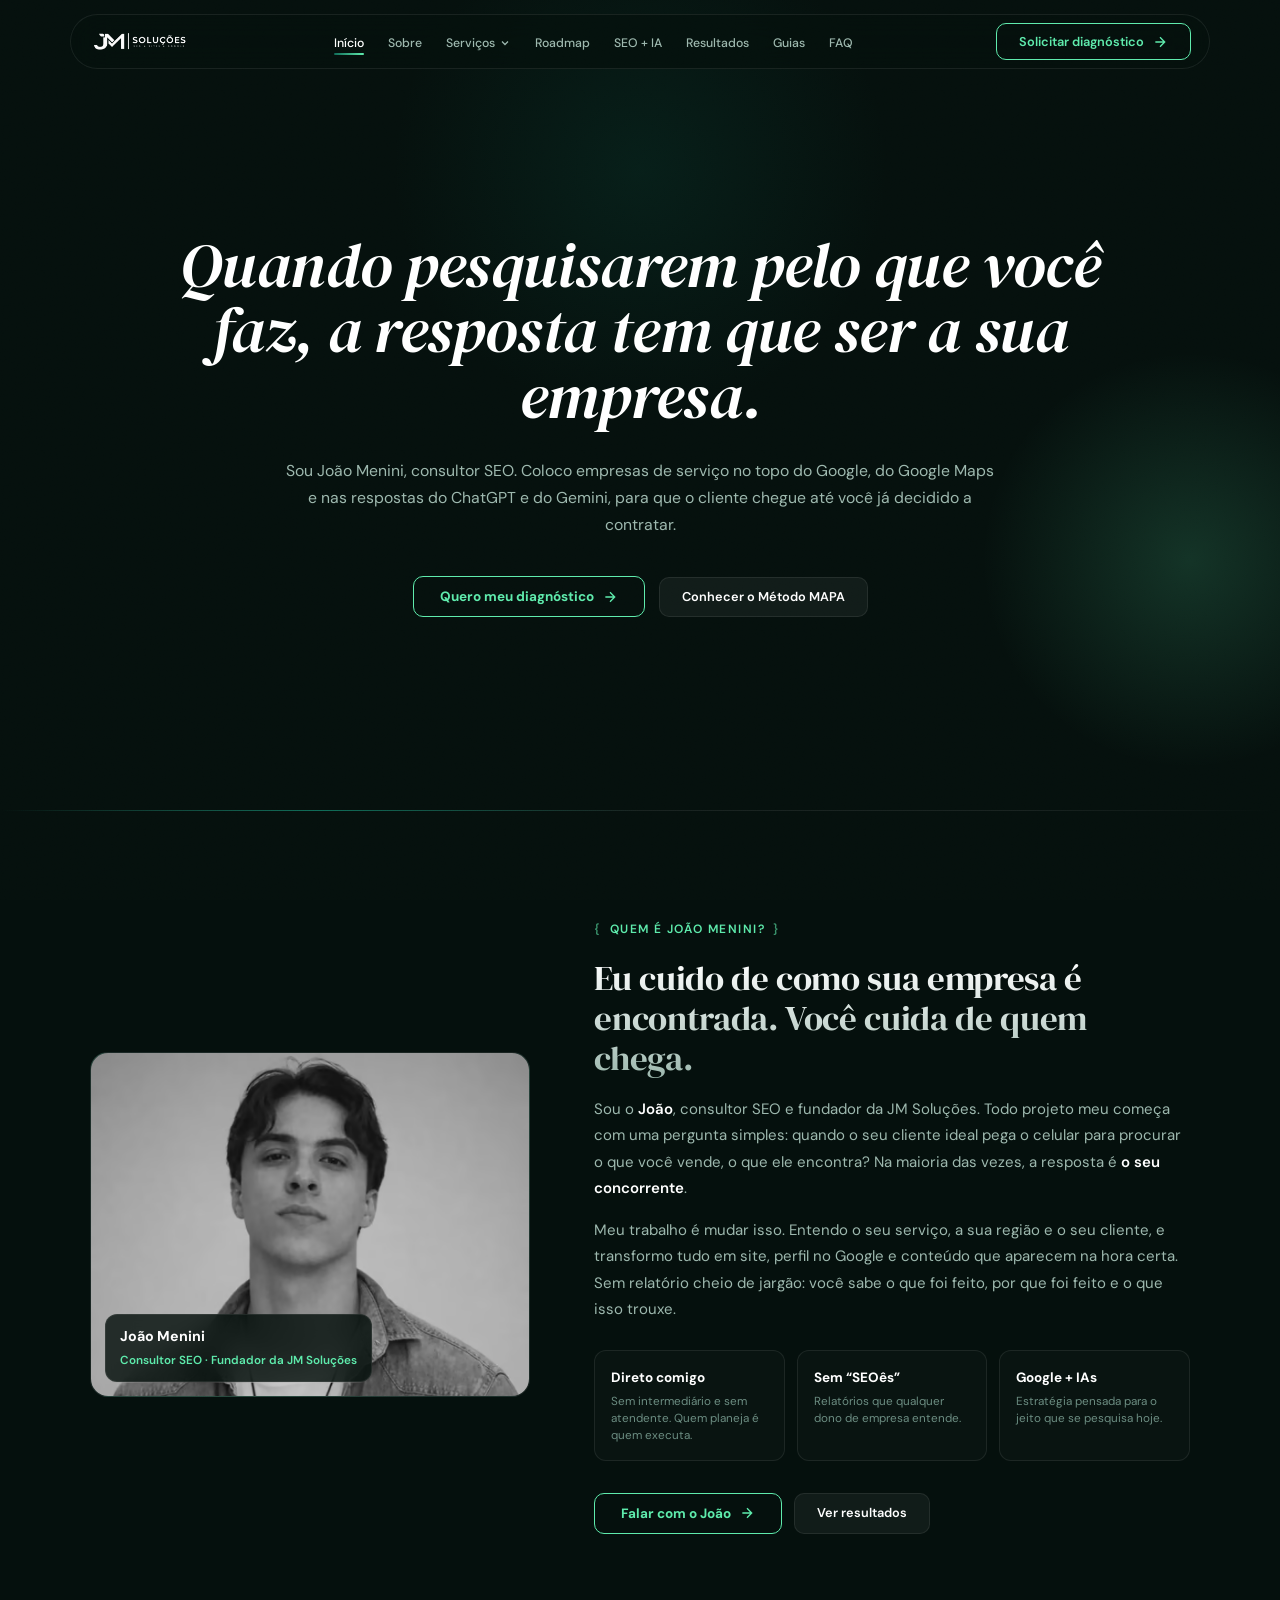
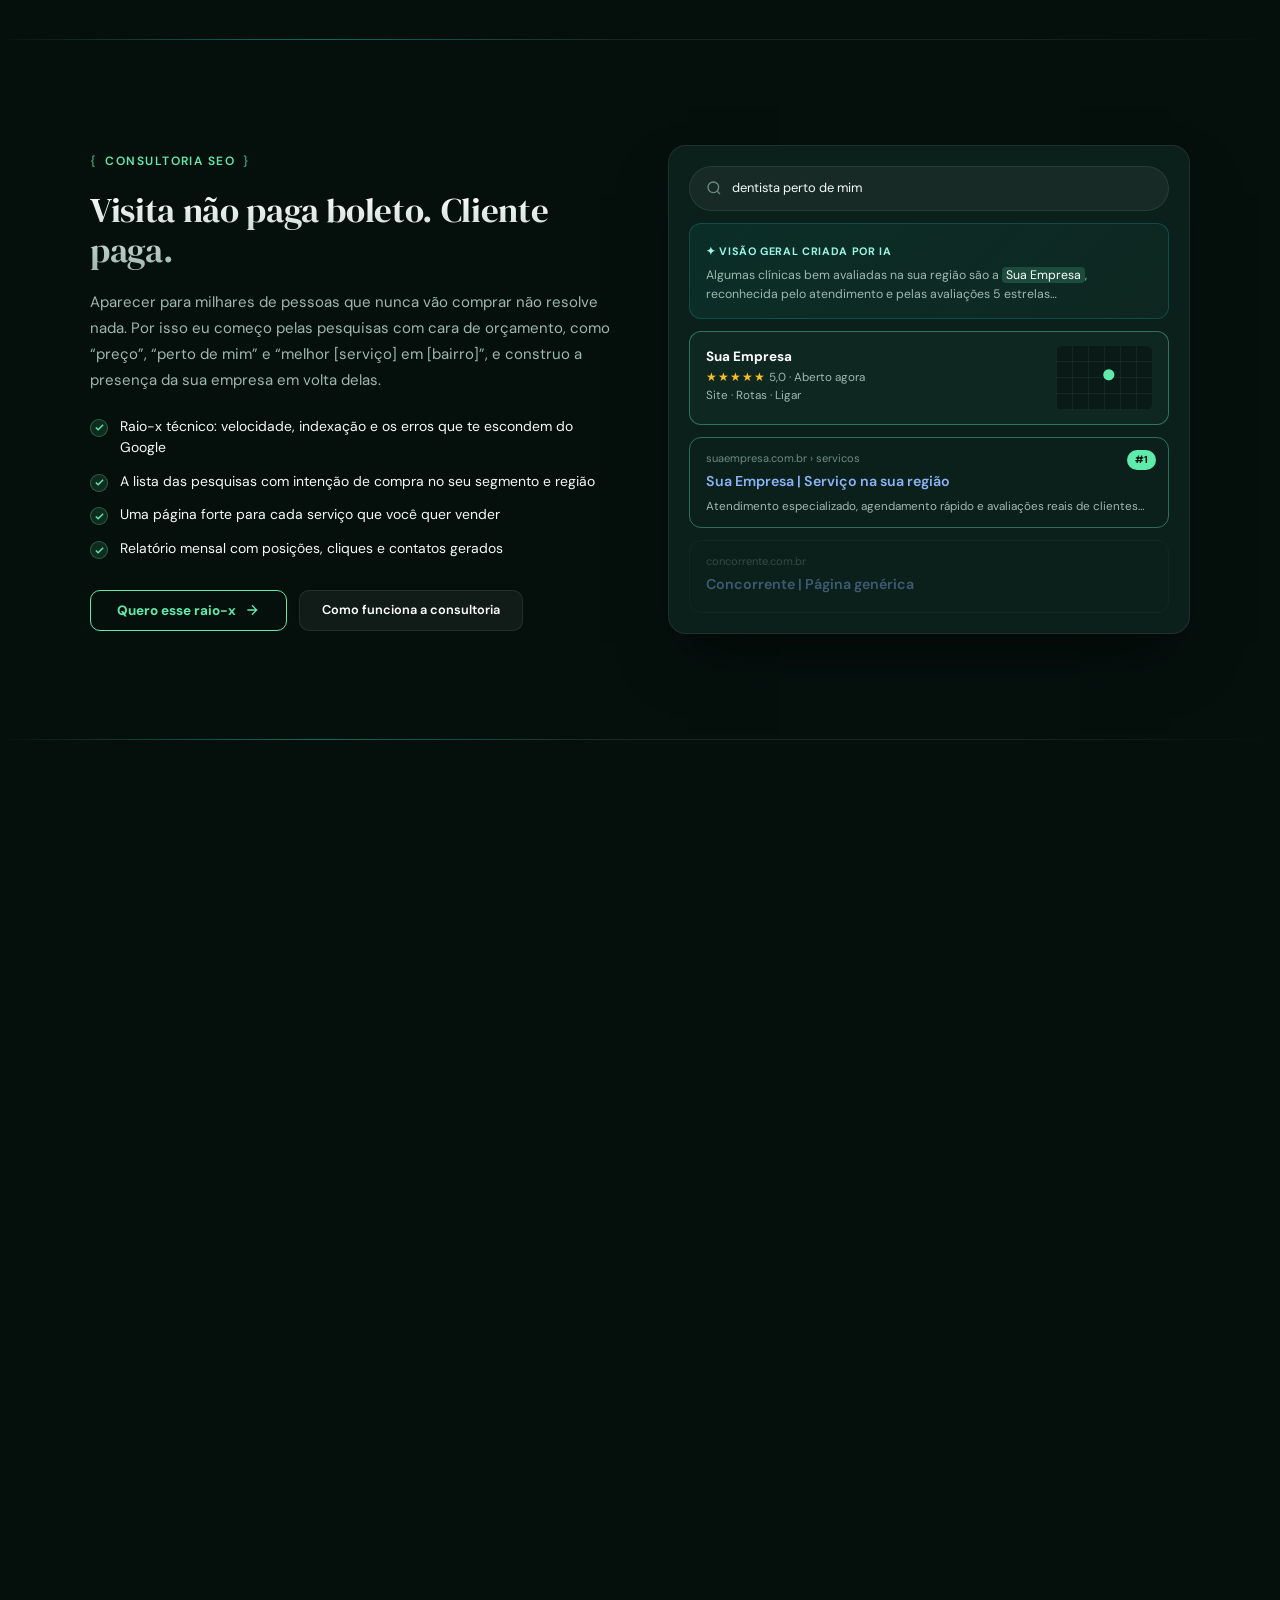
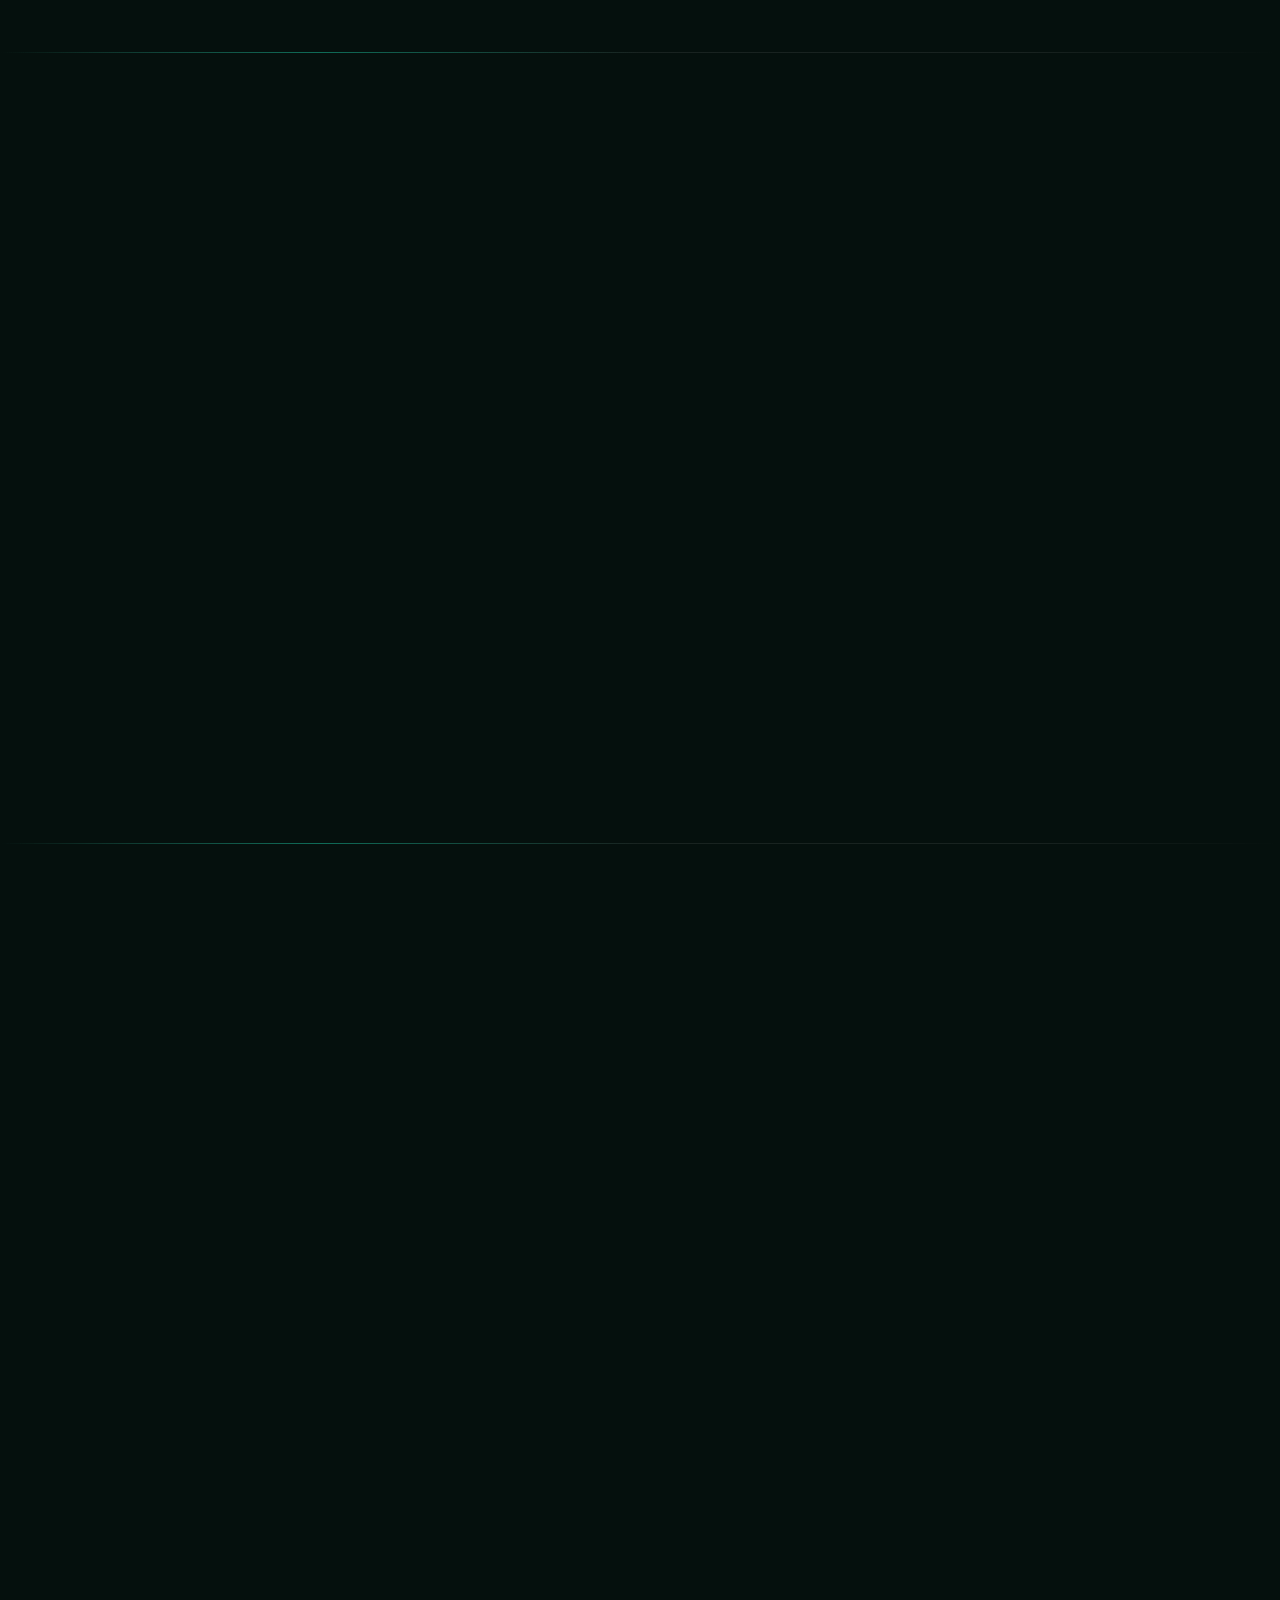
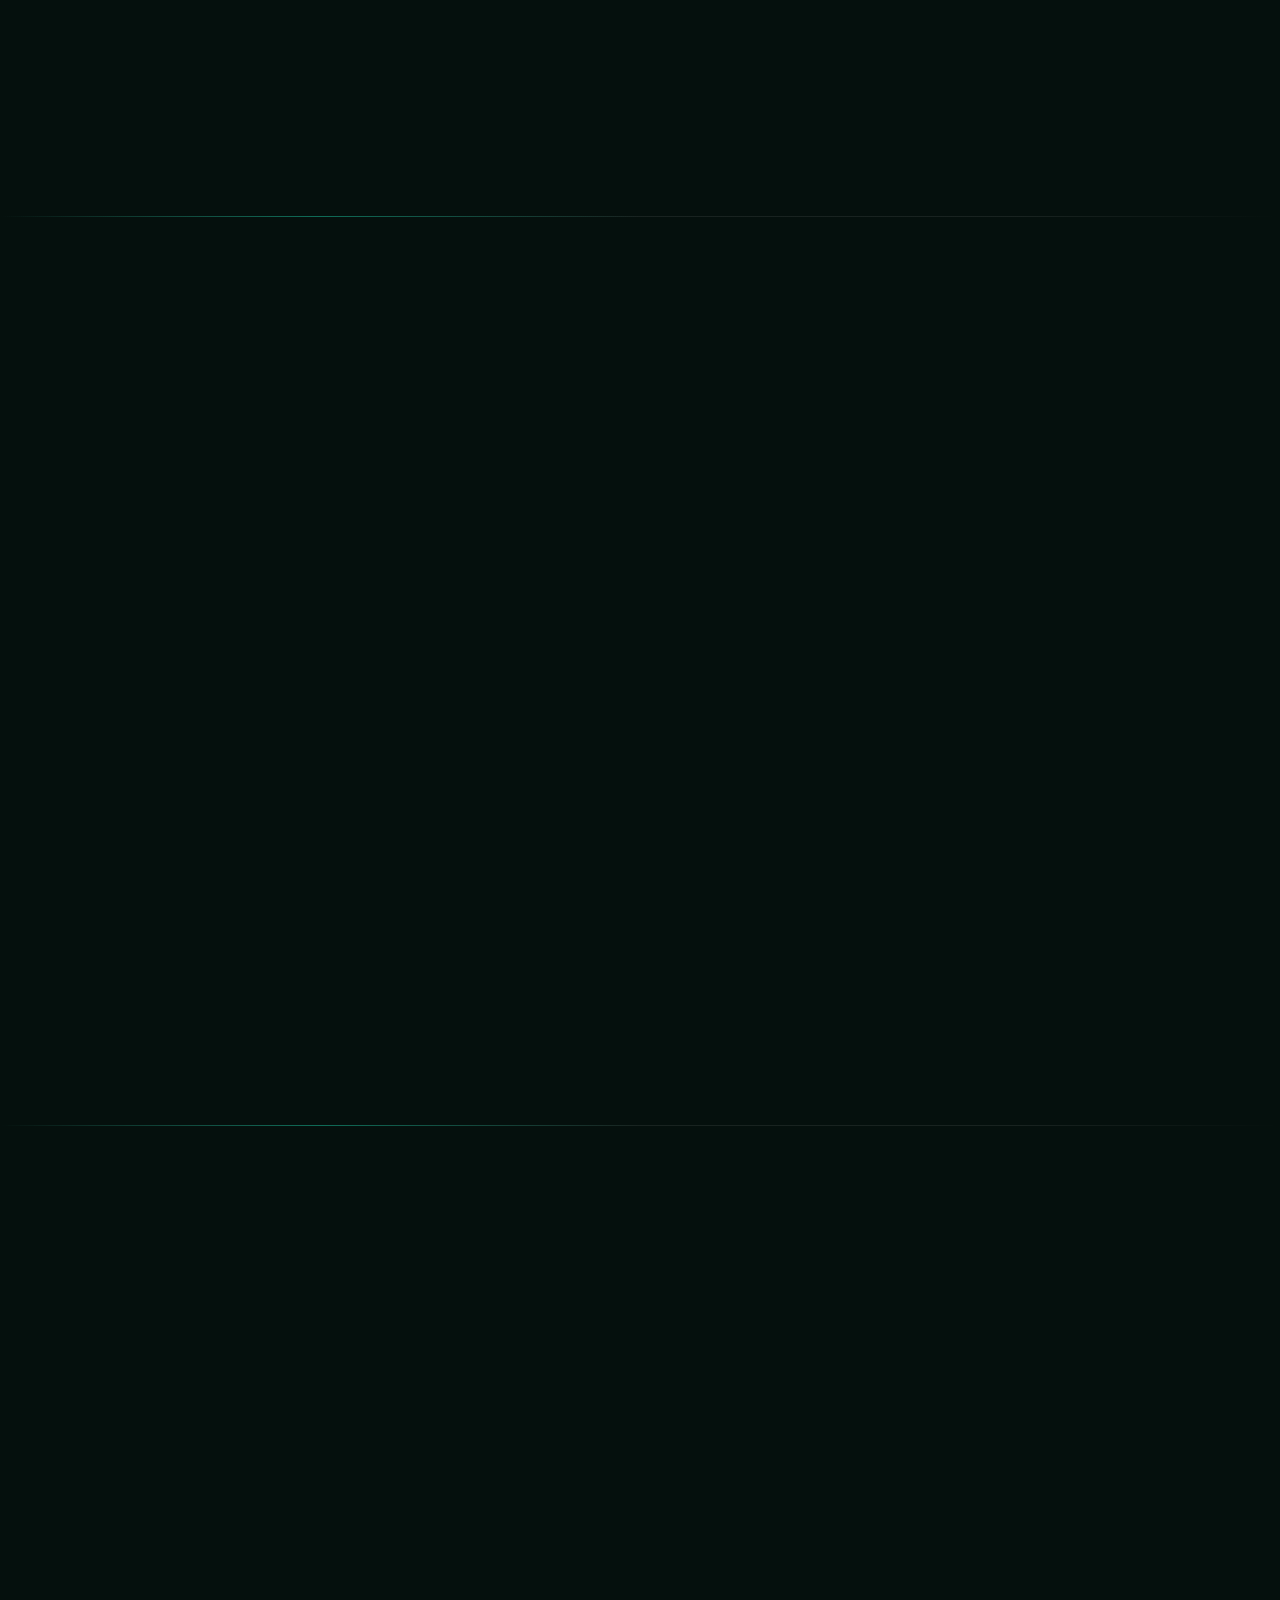
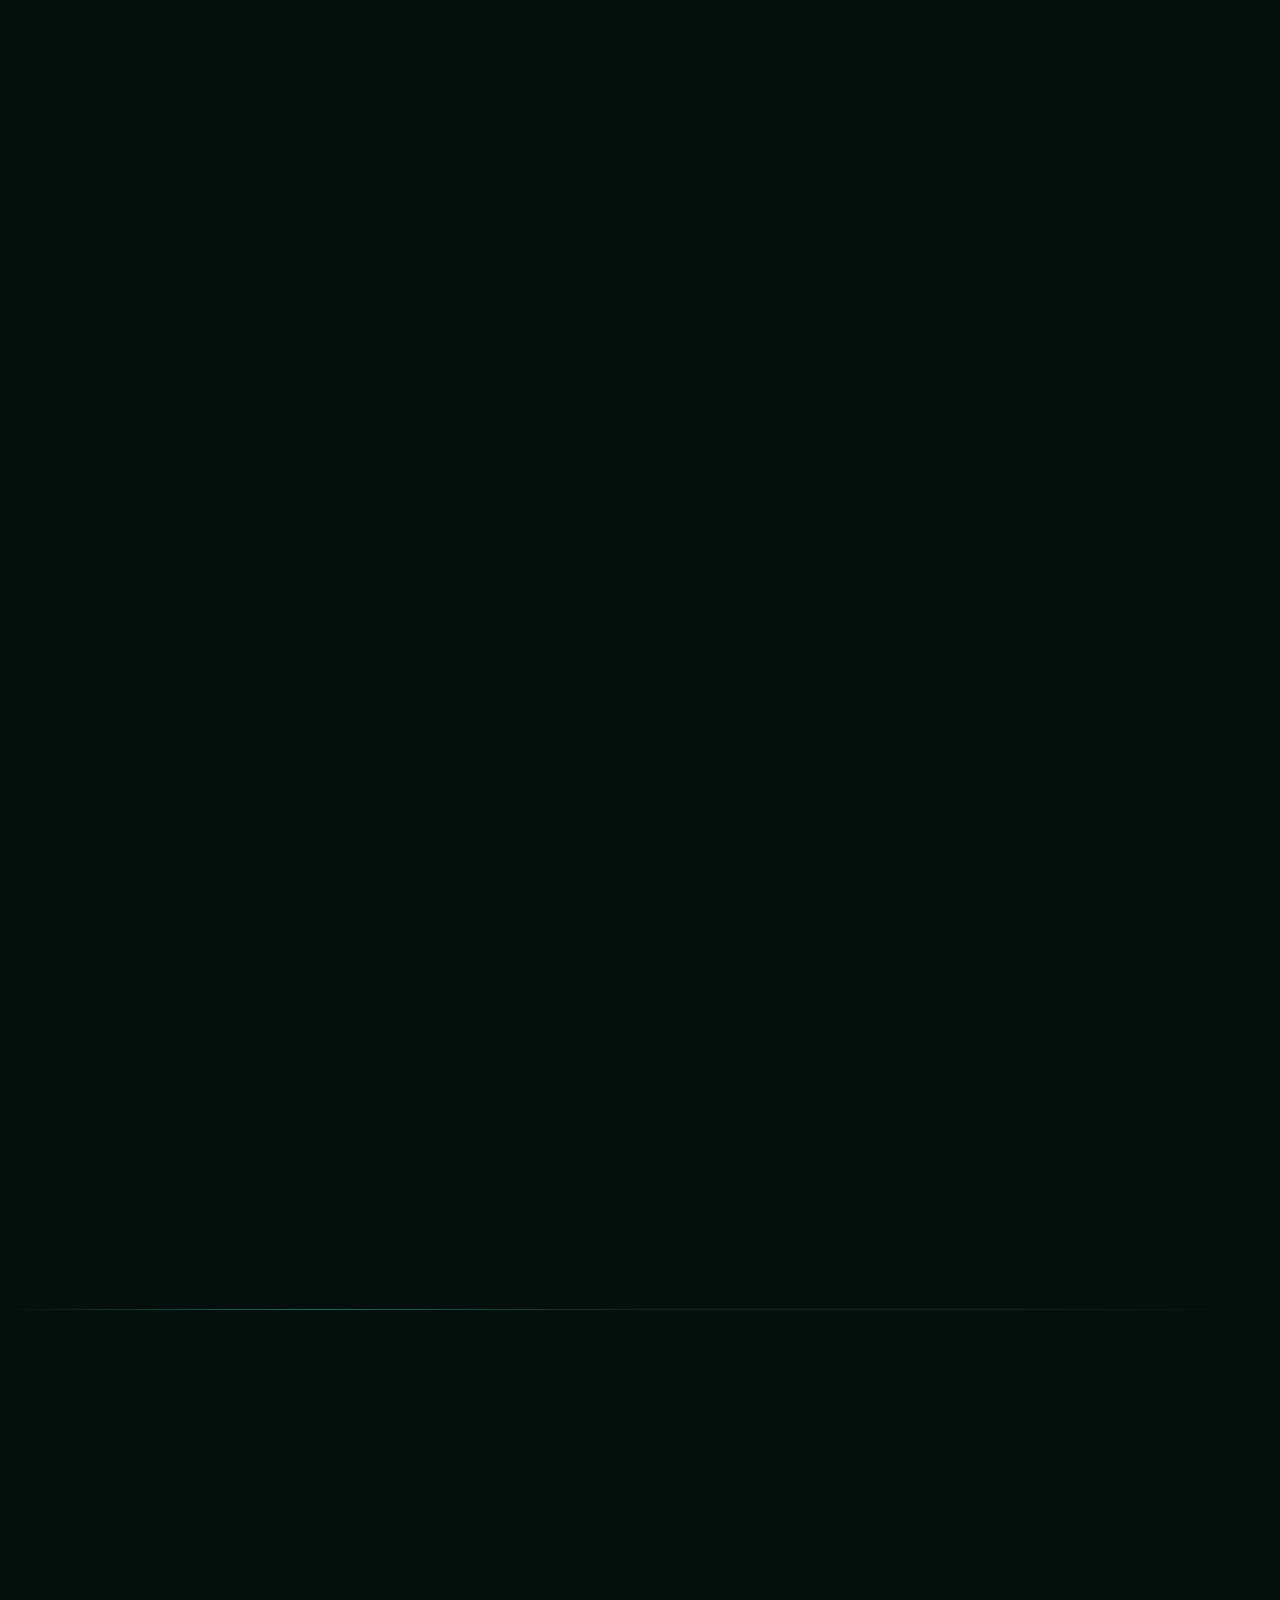
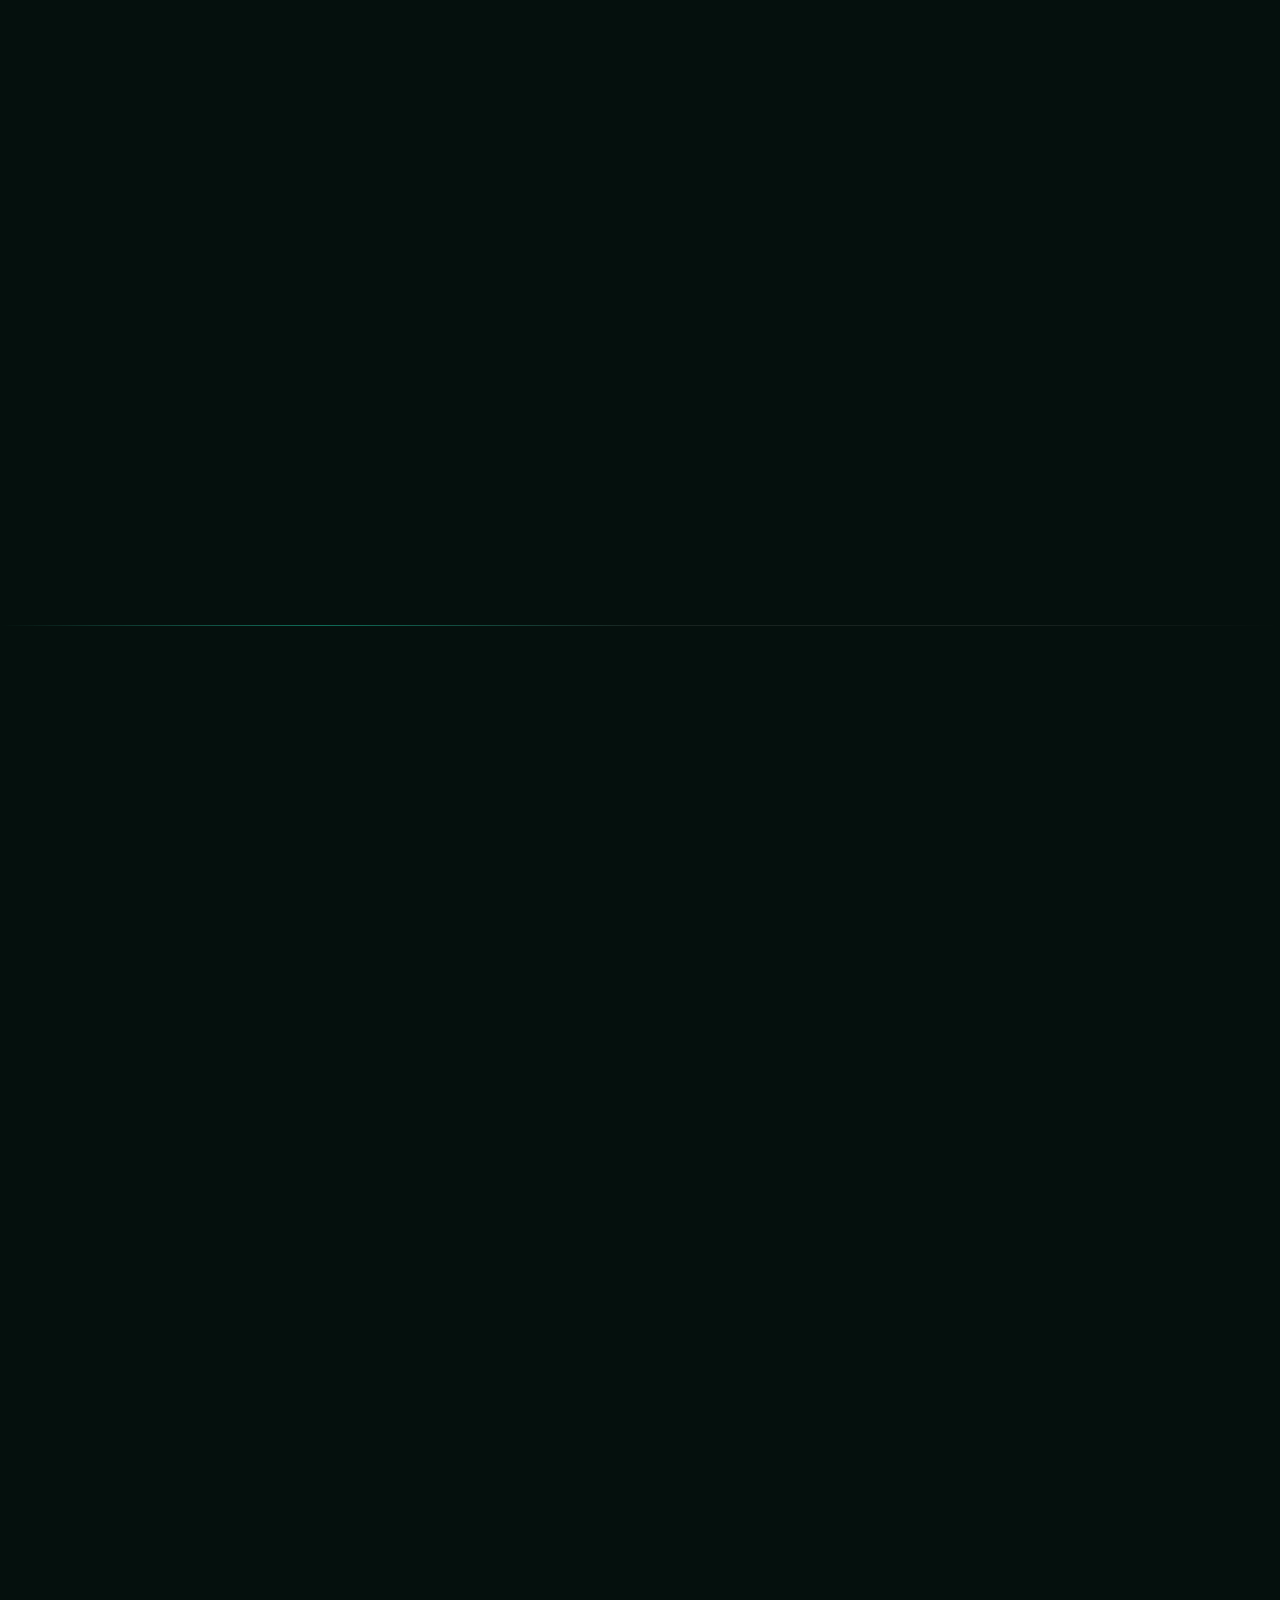
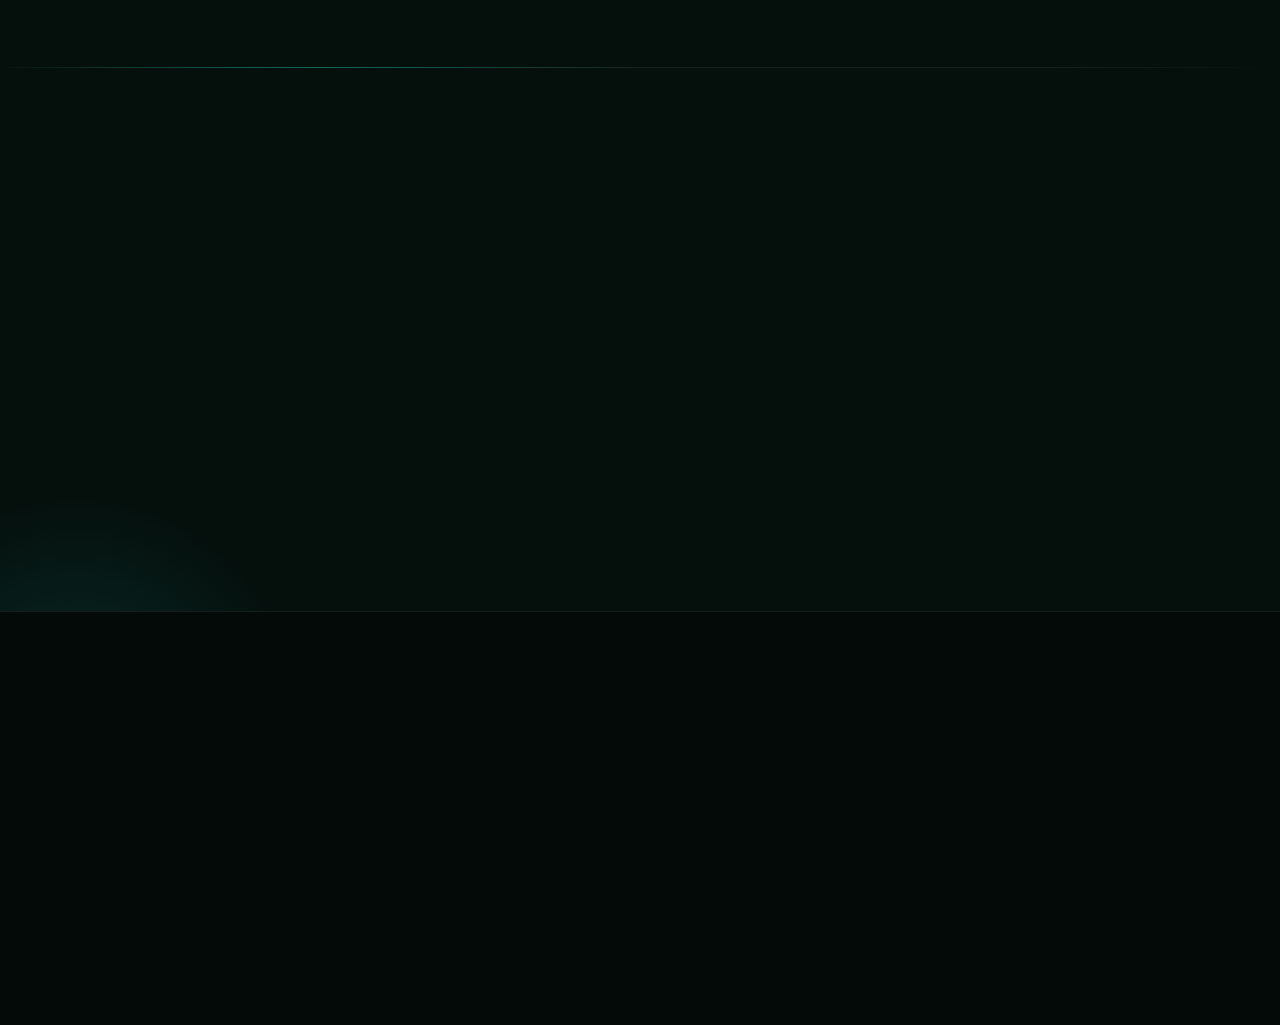
<file: index.html>
<!DOCTYPE html>
<html lang="pt-BR">
<head>
  <meta charset="UTF-8">
  <meta name="viewport" content="width=device-width, initial-scale=1.0">
  <title>João Menini | Consultor SEO: Google, Maps e IAs | JM Soluções</title>
  <meta name="description" content="João Menini, consultor SEO. Coloco empresas de serviço no topo do Google, do Google Maps e nas respostas das IAs, com o Método MAPA e acompanhamento direto.">

  <!-- OpenGraph Metadata -->
  <meta property="og:title" content="João Menini | Consultor SEO: Google, Maps e IAs | JM Soluções">
  <meta property="og:description" content="João Menini, consultor SEO. Coloco empresas de serviço no topo do Google, do Google Maps e nas respostas das IAs, com o Método MAPA e acompanhamento direto.">
  <meta property="og:type" content="website">
  <meta property="og:locale" content="pt_BR">
  <meta property="og:url" content="https://jmdev17.github.io/meusite/">
  <link rel="canonical" href="https://jmdev17.github.io/meusite/">

  <meta name="theme-color" content="#05100d">

  <!-- Fonts used above the fold, fetched in parallel with the CSS -->
  <link rel="preload" href="fonts/dm-serif-display-italic-latin.woff2" as="font" type="font/woff2" crossorigin>
  <link rel="preload" href="fonts/dm-sans-normal-latin.woff2" as="font" type="font/woff2" crossorigin>

  <!-- Favicon & Stylesheet (styles.min.css is generated from styles.css) -->
  <link rel="icon" type="image/avif" href="images/favicon.avif">
  <link rel="icon" type="image/png" href="images/favicon.png">
  <link rel="stylesheet" href="styles.min.css">
  <script type="application/ld+json">{"@context": "https://schema.org", "@type": "ProfessionalService", "name": "JM Soluções", "description": "Consultoria SEO, SEO local, Google Meu Negócio, criação de sites e GEO para empresas de serviço.", "founder": {"@type": "Person", "name": "João Menini", "jobTitle": "Consultor SEO"}, "areaServed": "BR", "makesOffer": [{"@type": "Offer", "itemOffered": {"@type": "Service", "name": "Consultoria SEO"}}, {"@type": "Offer", "itemOffered": {"@type": "Service", "name": "Auditoria de SEO"}}, {"@type": "Offer", "itemOffered": {"@type": "Service", "name": "Google Meu Negócio"}}, {"@type": "Offer", "itemOffered": {"@type": "Service", "name": "SEO Local"}}, {"@type": "Offer", "itemOffered": {"@type": "Service", "name": "Criação de Sites"}}, {"@type": "Offer", "itemOffered": {"@type": "Service", "name": "GEO — SEO para IAs"}}]}</script>
  <script type="application/ld+json">{"@context": "https://schema.org", "@type": "FAQPage", "mainEntity": [{"@type": "Question", "name": "Em quanto tempo eu vejo resultado?", "acceptedAnswer": {"@type": "Answer", "text": "Os primeiros sinais (páginas indexadas, impressões subindo) costumam aparecer entre o 2º e o 3º mês. Contato chegando de forma constante é coisa de médio prazo. Eu te mostro a evolução todo mês para você não ficar no escuro enquanto isso."}}, {"@type": "Question", "name": "Você garante primeiro lugar no Google?", "acceptedAnswer": {"@type": "Answer", "text": "Não, e desconfie de quem garante. Ninguém controla o algoritmo. O que eu garanto é método, execução caprichada e transparência sobre o que está funcionando e o que não está."}}, {"@type": "Question", "name": "Funciona para empresa pequena ou de bairro?", "acceptedAnswer": {"@type": "Answer", "text": "Funciona muito bem. Negócio local costuma disputar pesquisas com menos concorrência, e o Google Maps é uma das vitrines que mais geram ligação e mensagem."}}, {"@type": "Question", "name": "Eu vou falar com você ou com uma equipe?", "acceptedAnswer": {"@type": "Answer", "text": "Comigo. Do diagnóstico ao relatório mensal, você tem um único responsável que conhece o seu negócio."}}, {"@type": "Question", "name": "Preciso ter site para começar?", "acceptedAnswer": {"@type": "Answer", "text": "Não. Dá para começar pelo Google Meu Negócio e, quando fizer sentido, criar um site que já nasce pronto para SEO."}}, {"@type": "Question", "name": "SEO ou Google Ads: qual é melhor?", "acceptedAnswer": {"@type": "Answer", "text": "São coisas diferentes. O Ads é aluguel: parou de pagar, sumiu. O SEO é imóvel próprio: demora mais para construir, mas continua trazendo cliente sem custo por clique. Muitas empresas usam os dois."}}, {"@type": "Question", "name": "E as IAs, dá para aparecer no ChatGPT?", "acceptedAnswer": {"@type": "Answer", "text": "Dá para aumentar muito as chances, mas ninguém pode garantir. O trabalho de GEO deixa sua empresa clara e confiável para as IAs, e quase tudo que ajuda nelas também ajuda no Google."}}, {"@type": "Question", "name": "Como funciona o diagnóstico?", "acceptedAnswer": {"@type": "Answer", "text": "Você responde 4 passos rápidos, as respostas chegam no meu WhatsApp e eu te respondo pessoalmente, já com uma leitura inicial do seu cenário. Sem compromisso."}}]}</script>
</head>
<body data-origin="pela página inicial" data-service="">

  <!-- Background Ambient Glow Spotlights -->
  <div class="ambient-glow-container">
    <div class="glow-orb glow-orb-indigo"></div>
    <div class="glow-orb glow-orb-cyan"></div>
    <div class="glow-orb glow-orb-violet"></div>
  </div>

  <!-- [ HEADER / NAVBAR ] -->
  <header>
    <nav class="navbar" id="navbar" aria-label="Navegação principal">
      <a href="index.html" class="logo">
        <img src="images/logo-390.avif" alt="JM Soluções" class="logo-img" width="330" height="110">
      </a>

      <ul class="nav-links">
        <li><a href="index.html" class="active">Início</a></li>
        <li><a href="#sobre">Sobre</a></li>
        <li class="nav-dropdown">
          <button class="nav-dropdown-toggle" aria-expanded="false" aria-haspopup="true">Serviços <svg width="12" height="12" viewBox="0 0 24 24" fill="none" stroke="currentColor" stroke-width="2.5" aria-hidden="true"><polyline points="6 9 12 15 18 9"/></svg></button>
          <div class="nav-dropdown-menu">
            <a href="servicos/consultoria-seo.html">Consultoria SEO</a>
            <a href="servicos/auditoria-seo.html">Auditoria de SEO</a>
            <a href="servicos/google-meu-negocio.html">Google Meu Negócio</a>
            <a href="servicos/seo-local.html">SEO Local</a>
            <a href="servicos/criacao-de-sites.html">Criação de Sites</a>
            <a href="servicos/geo-seo-para-ia.html">GEO — SEO para IAs</a>
          </div>
        </li>
        <li><a href="#roadmap">Roadmap</a></li>
        <li><a href="#ia">SEO + IA</a></li>
        <li><a href="resultados.html">Resultados</a></li>
        <li><a href="guias/index.html">Guias</a></li>
        <li><a href="#faq">FAQ</a></li>
      </ul>

      <button class="btn btn-primary open-modal-btn">
        Solicitar diagnóstico
        <svg width="16" height="16" viewBox="0 0 24 24" fill="none" stroke="currentColor" stroke-width="2" aria-hidden="true"><path d="M5 12h14M12 5l7 7-7 7"/></svg>
      </button>

      <button class="mobile-toggle" id="mobileToggle" aria-label="Abrir menu">
        <svg width="24" height="24" viewBox="0 0 24 24" fill="none" stroke="currentColor" stroke-width="2"><path d="M4 6h16M4 12h16M4 18h16"/></svg>
      </button>
    </nav>

    <!-- Mobile Drawer -->
    <div class="mobile-drawer" id="mobileDrawer">
      <button class="mobile-drawer-close" id="mobileDrawerClose" aria-label="Fechar menu">&times;</button>
      <a href="index.html" class="mobile-nav-link">Início</a>
      <a href="#sobre" class="mobile-nav-link">Sobre</a>
      <div class="mobile-drawer-group">
        <span class="mobile-drawer-label">Serviços</span>
        <a href="servicos/consultoria-seo.html" class="mobile-nav-link">Consultoria SEO</a>
        <a href="servicos/auditoria-seo.html" class="mobile-nav-link">Auditoria de SEO</a>
        <a href="servicos/google-meu-negocio.html" class="mobile-nav-link">Google Meu Negócio</a>
        <a href="servicos/seo-local.html" class="mobile-nav-link">SEO Local</a>
        <a href="servicos/criacao-de-sites.html" class="mobile-nav-link">Criação de Sites</a>
        <a href="servicos/geo-seo-para-ia.html" class="mobile-nav-link">GEO — SEO para IAs</a>
      </div>
      <a href="#roadmap" class="mobile-nav-link">Roadmap</a>
      <a href="#ia" class="mobile-nav-link">SEO + IA</a>
      <a href="resultados.html" class="mobile-nav-link">Resultados</a>
      <a href="guias/index.html" class="mobile-nav-link">Guias</a>
      <a href="#faq" class="mobile-nav-link">FAQ</a>
      <button class="btn btn-primary open-modal-btn" style="margin-top: 12px;">Solicitar diagnóstico</button>
    </div>
  </header>

  <main>
    <!-- [ HERO ] -->
    <section class="hero-section section-relative" id="hero">
      <div class="hero-particles" aria-hidden="true">
        <div class="particle"></div>
        <div class="particle"></div>
        <div class="particle"></div>
        <div class="particle"></div>
        <div class="particle"></div>
        <div class="particle"></div>
        <div class="particle"></div>
        <div class="particle"></div>
        <div class="particle"></div>
        <div class="particle"></div>
        <div class="particle"></div>
        <div class="particle"></div>
        <div class="particle"></div>
        <div class="particle"></div>
        <div class="particle"></div>
        <div class="particle"></div>
      </div>
      <div class="container">
        <h1 class="hero-headline reveal">
          Quando pesquisarem pelo que você faz, a resposta tem que ser a sua empresa.
        </h1>

        <p class="hero-subheadline reveal">
          Sou João Menini, consultor SEO. Coloco empresas de serviço no topo do Google, do Google Maps e nas respostas do ChatGPT e do Gemini, para que o cliente chegue até você já decidido a contratar.
        </p>

        <div class="hero-cta-group reveal">
          <button class="btn btn-cyan open-modal-btn">
            Quero meu diagnóstico
            <svg width="16" height="16" viewBox="0 0 24 24" fill="none" stroke="currentColor" stroke-width="2" aria-hidden="true"><path d="M5 12h14M12 5l7 7-7 7"/></svg>
          </button>
          <a href="#metodo" class="btn btn-secondary">Conhecer o Método MAPA</a>
        </div>
      </div>
    </section>

    <hr class="section-divider">

    <!-- [ QUEM É JOÃO MENINI ] -->
    <section class="section-padding section-relative" id="sobre">
      <div class="container about-grid">
        <div class="about-photo reveal-left">
          <span class="about-photo-monogram" aria-hidden="true">JM</span>
          <img src="fotos/joao-menini.avif" srcset="fotos/joao-menini-480.avif 480w, fotos/joao-menini.avif 814w" sizes="(max-width: 992px) 90vw, 440px" alt="João Menini, consultor SEO" width="814" height="638" loading="lazy" decoding="async">
          <div class="about-photo-badge">
            <strong>João Menini</strong>
            <span>Consultor SEO · Fundador da JM Soluções</span>
          </div>
        </div>

        <div class="about-content reveal-right">
          <div class="section-tag"><span class="dot"></span> Quem é João Menini?</div>
          <h2 class="section-title text-gradient">Eu cuido de como sua empresa é encontrada. Você cuida de quem chega.</h2>
          <p>
            Sou o <strong>João</strong>, consultor SEO e fundador da JM Soluções. Todo projeto meu começa com uma pergunta simples: quando o seu cliente ideal pega o celular para procurar o que você vende, o que ele encontra? Na maioria das vezes, a resposta é <strong>o seu concorrente</strong>.
          </p>
          <p>
            Meu trabalho é mudar isso. Entendo o seu serviço, a sua região e o seu cliente, e transformo tudo em site, perfil no Google e conteúdo que aparecem na hora certa. Sem relatório cheio de jargão: você sabe o que foi feito, por que foi feito e o que isso trouxe.
          </p>

          <div class="about-pillars">
            <div class="about-pillar"><strong>Direto comigo</strong><span>Sem intermediário e sem atendente. Quem planeja é quem executa.</span></div>
            <div class="about-pillar"><strong>Sem “SEOês”</strong><span>Relatórios que qualquer dono de empresa entende.</span></div>
            <div class="about-pillar"><strong>Google + IAs</strong><span>Estratégia pensada para o jeito que se pesquisa hoje.</span></div>
          </div>

          <div class="btn-row">
            <button class="btn btn-cyan open-modal-btn">Falar com o João <svg width="16" height="16" viewBox="0 0 24 24" fill="none" stroke="currentColor" stroke-width="2" aria-hidden="true"><path d="M5 12h14M12 5l7 7-7 7"/></svg></button>
            <a href="resultados.html" class="btn btn-secondary">Ver resultados</a>
          </div>
        </div>
      </div>
    </section>

    <hr class="section-divider">

    <!-- [ CONSULTORIA SEO ] -->
    <section class="section-padding section-relative" id="consultoria">
      <div class="container split-grid">
        <div class="reveal-left">
          <div class="section-tag"><span class="dot"></span> Consultoria SEO</div>
          <h2 class="section-title text-gradient">Visita não paga boleto. Cliente paga.</h2>
          <p class="lead-text">
            Aparecer para milhares de pessoas que nunca vão comprar não resolve nada. Por isso eu começo pelas pesquisas com cara de orçamento, como “preço”, “perto de mim” e “melhor [serviço] em [bairro]”, e construo a presença da sua empresa em volta delas.
          </p>
          <ul class="check-list">
            <li>Raio-x técnico: velocidade, indexação e os erros que te escondem do Google</li>
            <li>A lista das pesquisas com intenção de compra no seu segmento e região</li>
            <li>Uma página forte para cada serviço que você quer vender</li>
            <li>Relatório mensal com posições, cliques e contatos gerados</li>
          </ul>
          <div class="btn-row">
            <button class="btn btn-cyan open-modal-btn" data-service="Consultoria SEO">Quero esse raio-x <svg width="16" height="16" viewBox="0 0 24 24" fill="none" stroke="currentColor" stroke-width="2" aria-hidden="true"><path d="M5 12h14M12 5l7 7-7 7"/></svg></button>
            <a href="servicos/consultoria-seo.html" class="btn btn-secondary">Como funciona a consultoria</a>
          </div>
        </div>

        <div class="serp-mock reveal-right" aria-hidden="true">
          <div class="serp-bar">
            <svg width="16" height="16" viewBox="0 0 24 24" fill="none" stroke="currentColor" stroke-width="2"><circle cx="11" cy="11" r="8"/><line x1="21" y1="21" x2="16.65" y2="16.65"/></svg>
            dentista perto de mim
          </div>
          <div class="serp-ai">
            <span class="serp-ai-tag">✦ VISÃO GERAL CRIADA POR IA</span>
            <p>Algumas clínicas bem avaliadas na sua região são a <mark>Sua Empresa</mark>, reconhecida pelo atendimento e pelas avaliações 5 estrelas…</p>
          </div>
          <div class="serp-local">
            <div>
              <span class="serp-local-name">Sua Empresa</span>
              <span class="serp-local-meta"><span class="serp-stars">★★★★★</span> 5,0 · Aberto agora</span>
              <span class="serp-local-meta">Site · Rotas · Ligar</span>
            </div>
            <div class="serp-local-map"></div>
          </div>
          <div class="serp-result top">
            <span class="serp-rank">#1</span>
            <span class="serp-url">suaempresa.com.br › servicos</span>
            <span class="serp-title">Sua Empresa | Serviço na sua região</span>
            <span class="serp-desc">Atendimento especializado, agendamento rápido e avaliações reais de clientes…</span>
          </div>
          <div class="serp-result dim">
            <span class="serp-url">concorrente.com.br</span>
            <span class="serp-title">Concorrente | Página genérica</span>
          </div>
        </div>
      </div>
    </section>

    <hr class="section-divider">

    <!-- [ SERVIÇOS ] -->
    <section class="section-padding section-relative" id="servicos">
      <div class="container">
        <div class="section-header reveal">
          <div class="section-tag"><span class="dot"></span> O que eu faço</div>
          <h2 class="section-title text-gradient">
            Seis frentes, um objetivo: fazer o seu telefone tocar.
          </h2>
          <p class="section-subtitle">
            Você pode começar por uma delas ou combinar várias. Cada serviço tem uma página explicando, sem enrolação, como ele funciona.
          </p>
        </div>

        <div class="servicos-grid six reveal-stagger">
          <a class="glass-card servico-link" href="servicos/consultoria-seo.html">
            <span class="servico-link-num">01</span>
            <h3>Consultoria SEO</h3>
            <p>Plano estratégico sob medida para seu site ganhar posições, tráfego qualificado e contatos vindos do Google.</p>
            <span class="servico-link-cta">Conhecer a consultoria <svg width="16" height="16" viewBox="0 0 24 24" fill="none" stroke="currentColor" stroke-width="2" aria-hidden="true"><path d="M5 12h14M12 5l7 7-7 7"/></svg></span>
          </a>
          <a class="glass-card servico-link" href="servicos/auditoria-seo.html">
            <span class="servico-link-num">02</span>
            <h3>Auditoria de SEO</h3>
            <p>Análise completa do site para encontrar erros, riscos e oportunidades que estão travando seu crescimento no Google.</p>
            <span class="servico-link-cta">Quero auditar meu site <svg width="16" height="16" viewBox="0 0 24 24" fill="none" stroke="currentColor" stroke-width="2" aria-hidden="true"><path d="M5 12h14M12 5l7 7-7 7"/></svg></span>
          </a>
          <a class="glass-card servico-link" href="servicos/google-meu-negocio.html">
            <span class="servico-link-num">03</span>
            <h3>Google Meu Negócio</h3>
            <p>Otimização do Perfil da Empresa no Google para aparecer no Maps e no topo das buscas da sua região.</p>
            <span class="servico-link-cta">Quero aparecer no Maps <svg width="16" height="16" viewBox="0 0 24 24" fill="none" stroke="currentColor" stroke-width="2" aria-hidden="true"><path d="M5 12h14M12 5l7 7-7 7"/></svg></span>
          </a>
          <a class="glass-card servico-link" href="servicos/seo-local.html">
            <span class="servico-link-num">04</span>
            <h3>SEO Local</h3>
            <p>Estratégia para dominar as buscas da sua cidade e bairros, unindo site, Google Maps e avaliações.</p>
            <span class="servico-link-cta">Ver SEO local <svg width="16" height="16" viewBox="0 0 24 24" fill="none" stroke="currentColor" stroke-width="2" aria-hidden="true"><path d="M5 12h14M12 5l7 7-7 7"/></svg></span>
          </a>
          <a class="glass-card servico-link" href="servicos/criacao-de-sites.html">
            <span class="servico-link-num">05</span>
            <h3>Criação de Sites</h3>
            <p>Sites rápidos, bonitos e construídos com SEO desde a primeira linha para gerar confiança e contatos.</p>
            <span class="servico-link-cta">Quero um site <svg width="16" height="16" viewBox="0 0 24 24" fill="none" stroke="currentColor" stroke-width="2" aria-hidden="true"><path d="M5 12h14M12 5l7 7-7 7"/></svg></span>
          </a>
          <a class="glass-card servico-link" href="servicos/geo-seo-para-ia.html">
            <span class="servico-link-num">06</span>
            <h3>GEO — SEO para IAs</h3>
            <p>Preparação da sua marca para ser entendida e mencionada por ChatGPT, Gemini, Perplexity e AI Overviews.</p>
            <span class="servico-link-cta">Entender o GEO <svg width="16" height="16" viewBox="0 0 24 24" fill="none" stroke="currentColor" stroke-width="2" aria-hidden="true"><path d="M5 12h14M12 5l7 7-7 7"/></svg></span>
          </a>
        </div>
      </div>
    </section>

    <hr class="section-divider">

    <!-- [ MÉTODO MAPA ] -->
    <section class="section-padding section-relative" id="metodo">
      <div class="container">
        <div class="section-header reveal">
          <div class="section-tag"><span class="dot"></span> Método MAPA</div>
          <h2 class="section-title text-gradient">
            Quatro letras que guiam cada projeto.
          </h2>
          <p class="section-subtitle">
            Criei o Método MAPA para que nenhuma ação seja feita no escuro. Toda decisão passa por essas quatro etapas, sempre nessa ordem, porque cada uma prepara o terreno da próxima.
          </p>
        </div>

        <div class="mapa-grid reveal-stagger">
          <div class="glass-card mapa-card">
            <span class="mapa-letter" aria-hidden="true">M</span>
            <span class="mapa-step">Etapa 1</span>
            <h3>Mapear</h3>
            <p>Descubro como o seu cliente procura: os termos, as perguntas, os bairros, quem aparece hoje no seu lugar e o que as IAs já dizem sobre o seu mercado.</p>
            <ul class="mapa-tags"><li>Pesquisas com intenção de compra</li><li>Concorrentes</li><li>Leitura das IAs</li></ul>
          </div>
          <div class="glass-card mapa-card">
            <span class="mapa-letter" aria-hidden="true">A</span>
            <span class="mapa-step">Etapa 2</span>
            <h3>Arrumar</h3>
            <p>Antes de construir, conserto a base: site lento, páginas que o Google não lê, perfil no Maps incompleto e informações desencontradas pela internet.</p>
            <ul class="mapa-tags"><li>SEO técnico</li><li>Google Meu Negócio</li><li>Medição</li></ul>
          </div>
          <div class="glass-card mapa-card">
            <span class="mapa-letter" aria-hidden="true">P</span>
            <span class="mapa-step">Etapa 3</span>
            <h3>Posicionar</h3>
            <p>Crio e otimizo as páginas, o perfil e o conteúdo que disputam as pesquisas mais valiosas para o seu negócio, uma por uma.</p>
            <ul class="mapa-tags"><li>Páginas de serviço</li><li>SEO local</li><li>Conteúdo</li></ul>
          </div>
          <div class="glass-card mapa-card">
            <span class="mapa-letter" aria-hidden="true">A</span>
            <span class="mapa-step">Etapa 4</span>
            <h3>Ampliar</h3>
            <p>Com o que funciona comprovado em números, expando: novos serviços, novas regiões, mais autoridade e presença nas respostas das IAs.</p>
            <ul class="mapa-tags"><li>Novas regiões</li><li>Autoridade</li><li>GEO</li></ul>
          </div>
        </div>
      </div>
    </section>

    <hr class="section-divider">

    <!-- [ ROADMAP 6 MESES ] -->
    <section class="section-padding section-relative" id="roadmap">
      <div class="container">
        <div class="section-header reveal">
          <div class="section-tag"><span class="dot"></span> Roadmap de 6 meses</div>
          <h2 class="section-title text-gradient">
            SEO funciona como juros compostos.
          </h2>
          <p class="section-subtitle">
            Os primeiros meses parecem lentos, e isso é normal. Cada página, avaliação e ajuste soma ao anterior, até a curva começar a inclinar. Este é o caminho típico de um projeto comigo:
          </p>
        </div>

        <div class="roadmap reveal">
          <ol class="roadmap-steps">
            <li class="roadmap-step">
              <div class="roadmap-bar-wrap" aria-hidden="true"><span class="roadmap-bar" style="--h: 10%"><span class="roadmap-bar-label">Base</span></span></div>
              <div class="roadmap-line" aria-hidden="true"></div>
              <span class="roadmap-month">MÊS 01</span>
              <span class="roadmap-phase">Mapear + Arrumar</span>
              <h3>Raio-x e conserto</h3>
              <p>Diagnóstico completo, correções técnicas, Google Meu Negócio ajustado e medição instalada.</p>
            </li>
            <li class="roadmap-step">
              <div class="roadmap-bar-wrap" aria-hidden="true"><span class="roadmap-bar" style="--h: 20%"><span class="roadmap-bar-label">Indexação</span></span></div>
              <div class="roadmap-line" aria-hidden="true"></div>
              <span class="roadmap-month">MÊS 02</span>
              <span class="roadmap-phase">Arrumar</span>
              <h3>O Google começa a ler</h3>
              <p>Páginas de serviço publicadas e indexadas. Surgem as primeiras impressões.</p>
            </li>
            <li class="roadmap-step">
              <div class="roadmap-bar-wrap" aria-hidden="true"><span class="roadmap-bar" style="--h: 36%"><span class="roadmap-bar-label">1ºs cliques</span></span></div>
              <div class="roadmap-line" aria-hidden="true"></div>
              <span class="roadmap-month">MÊS 03</span>
              <span class="roadmap-phase">Posicionar</span>
              <h3>Primeiras posições</h3>
              <p>Pesquisas específicas e de bairro começam a trazer os primeiros cliques.</p>
            </li>
            <li class="roadmap-step">
              <div class="roadmap-bar-wrap" aria-hidden="true"><span class="roadmap-bar" style="--h: 55%"><span class="roadmap-bar-label">+ contatos</span></span></div>
              <div class="roadmap-line" aria-hidden="true"></div>
              <span class="roadmap-month">MÊS 04</span>
              <span class="roadmap-phase">Posicionar</span>
              <h3>Ajuste fino</h3>
              <p>Com dados na mão, reforço o que gera contato e corrijo o que não gera.</p>
            </li>
            <li class="roadmap-step">
              <div class="roadmap-bar-wrap" aria-hidden="true"><span class="roadmap-bar" style="--h: 76%"><span class="roadmap-bar-label">Autoridade</span></span></div>
              <div class="roadmap-line" aria-hidden="true"></div>
              <span class="roadmap-month">MÊS 05</span>
              <span class="roadmap-phase">Ampliar</span>
              <h3>Autoridade</h3>
              <p>Conteúdo, avaliações e menções que fortalecem a marca no Google e nas IAs.</p>
            </li>
            <li class="roadmap-step">
              <div class="roadmap-bar-wrap" aria-hidden="true"><span class="roadmap-bar" style="--h: 100%"><span class="roadmap-bar-label">Escala</span></span></div>
              <div class="roadmap-line" aria-hidden="true"></div>
              <span class="roadmap-month">MÊS 06</span>
              <span class="roadmap-phase">Ampliar</span>
              <h3>Hora de crescer</h3>
              <p>Novos serviços e regiões entram no plano, apoiados no que já deu certo.</p>
            </li>
          </ol>
          <p class="roadmap-note">As barras mostram o ritmo típico de crescimento, não uma garantia. Concorrência, histórico do site e velocidade de implementação mudam o tempo de cada projeto.</p>
        </div>
        <div class="section-link-row">
          <button class="btn btn-cyan open-modal-btn">Quero começar pelo mês 1 <svg width="16" height="16" viewBox="0 0 24 24" fill="none" stroke="currentColor" stroke-width="2" aria-hidden="true"><path d="M5 12h14M12 5l7 7-7 7"/></svg></button>
        </div>
      </div>
    </section>

    <hr class="section-divider">

    <!-- [ SEO + IAs ] -->
    <section class="section-padding section-relative" id="ia">
      <div class="container">
        <div class="section-header reveal">
          <div class="section-tag"><span class="dot"></span> SEO + Inteligência Artificial</div>
          <h2 class="section-title text-gradient">
            Seu cliente já pergunta para o ChatGPT. O que ele responde sobre você?
          </h2>
          <p class="section-subtitle">
            Cada vez mais gente pede recomendação direto para uma IA: “qual o melhor dentista em Copacabana?”. Essas ferramentas montam a resposta com o que encontram na internet, e empresas com informação confusa ou escassa simplesmente ficam de fora.
          </p>
        </div>

        <div class="ai-chips reveal"><span class="ai-chip">ChatGPT</span><span class="ai-chip">Google Gemini</span><span class="ai-chip">AI Overviews</span><span class="ai-chip">Perplexity</span><span class="ai-chip">Microsoft Copilot</span><span class="ai-chip">Claude</span></div>

        <div class="ai-cards reveal-stagger">
          <div class="glass-card ai-card">
            <span class="ai-card-tag">GEO na prática</span>
            <h3>Dar às IAs motivos para falar de você.</h3>
            <p>Deixo sua empresa fácil de entender e fácil de confiar: quem você é, o que faz, onde atende e por que é bom nisso, explicado com clareza e repetido do mesmo jeito em todo lugar onde você aparece.</p>
            <ul class="check-list">
              <li>Teste de como as principais IAs descrevem sua empresa hoje</li>
              <li>Páginas que respondem as perguntas que seus clientes fazem</li>
              <li>Dados estruturados e informações idênticas no site, no Maps e nos perfis</li>
              <li>Avaliações e menções que funcionam como prova</li>
            </ul>
          </div>
          <div class="glass-card ai-card warning">
            <span class="ai-card-tag">Papo reto</span>
            <h3>Desconfie de quem garante o ChatGPT.</h3>
            <p>Nenhuma empresa controla a resposta de uma IA, e quem promete isso está vendendo o que não entrega. O que eu faço é aumentar suas chances com um trabalho sério e que dá para medir.</p>
            <p>A boa notícia: quase tudo que ajuda nas IAs também ajuda no Google. É um investimento que rende nas duas frentes.</p>
            <a href="servicos/geo-seo-para-ia.html" class="btn btn-secondary">Entender o GEO <svg width="16" height="16" viewBox="0 0 24 24" fill="none" stroke="currentColor" stroke-width="2" aria-hidden="true"><path d="M5 12h14M12 5l7 7-7 7"/></svg></a>
          </div>
        </div>
      </div>
    </section>

    <hr class="section-divider">

    <!-- [ RESULTADOS ] -->
    <section class="section-padding section-relative" id="resultados">
      <div class="container">
        <div class="section-header reveal">
          <div class="section-tag"><span class="dot"></span> Resultados</div>
          <h2 class="section-title text-gradient">
            Print não mente.
          </h2>
          <p class="section-subtitle">
            Nada de gráfico ilustrativo: estes são prints reais do Search Console e do Google Meu Negócio de clientes. Clique para ampliar.
          </p>
        </div>

        <div class="cases-grid three reveal-stagger">
          <article class="glass-card case-card" data-cat="seo">
            <div class="proof-media-box" role="button" tabindex="0" aria-label="Ampliar print: 7,13 mil aparições no Google em 6 meses." data-img-src="fotos/resultados/seo-6-meses.avif" data-img-alt="Google Search Console, últimos 6 meses: 129 cliques, 7,13 mil impressões, CTR de 1,8% e posição média 11,9" data-img-caption="SEO ORGÂNICO: Google Search Console, últimos 6 meses (abr–set 2026)">
              <div class="proof-img-frame">
                <img src="fotos/resultados/seo-6-meses.avif" alt="Google Search Console, últimos 6 meses: 129 cliques, 7,13 mil impressões, CTR de 1,8% e posição média 11,9" class="proof-img" loading="lazy" decoding="async" width="1095" height="430">
              </div>
              <div class="proof-expand-hint"><svg width="14" height="14" viewBox="0 0 24 24" fill="none" stroke="currentColor" stroke-width="2.2" aria-hidden="true"><polyline points="15 3 21 3 21 9"/><polyline points="9 21 3 21 3 15"/><line x1="21" y1="3" x2="14" y2="10"/><line x1="3" y1="21" x2="10" y2="14"/></svg><span>Ampliar print</span></div>
            </div>
            <div class="case-body">
              <div class="case-meta">
                <span class="proof-badge proof-badge-seo"><span class="proof-badge-dot"></span>SEO Orgânico</span>
                <span class="case-segment">Site institucional · 6 meses</span>
              </div>
              <h3>7,13 mil aparições no Google em 6 meses.</h3>
              <p>As impressões se multiplicaram a partir de julho e os cliques orgânicos chegam toda semana, sem pagar por anúncio.</p>
              <div class="case-stats">
              <div class="case-stat"><strong>7,13 mil</strong><span>impressões</span></div>
              <div class="case-stat"><strong>129</strong><span>cliques orgânicos</span></div>
              <div class="case-stat"><strong>11,9</strong><span>posição média</span></div>
              </div>
            </div>
          </article>
          <article class="glass-card case-card" data-cat="seo">
            <div class="proof-media-box" role="button" tabindex="0" aria-label="Ampliar print: Site novo com 2,65 mil impressões no primeiro mês." data-img-src="fotos/resultados/site-novo-30-dias.avif" data-img-alt="Google Search Console de um site novo desde 19 de agosto de 2026: 47 cliques, 2,65 mil impressões e posição média 6,4" data-img-caption="SITE NOVO: Google Search Console, primeiros 30 dias no ar">
              <div class="proof-img-frame">
                <img src="fotos/resultados/site-novo-30-dias.avif" alt="Google Search Console de um site novo desde 19 de agosto de 2026: 47 cliques, 2,65 mil impressões e posição média 6,4" class="proof-img" loading="lazy" decoding="async" width="1094" height="421">
              </div>
              <div class="proof-expand-hint"><svg width="14" height="14" viewBox="0 0 24 24" fill="none" stroke="currentColor" stroke-width="2.2" aria-hidden="true"><polyline points="15 3 21 3 21 9"/><polyline points="9 21 3 21 3 15"/><line x1="21" y1="3" x2="14" y2="10"/><line x1="3" y1="21" x2="10" y2="14"/></svg><span>Ampliar print</span></div>
            </div>
            <div class="case-body">
              <div class="case-meta">
                <span class="proof-badge proof-badge-ai"><span class="proof-badge-dot"></span>Site novo</span>
                <span class="case-segment">Site criado do zero · primeiros 30 dias</span>
              </div>
              <h3>Site novo com 2,65 mil impressões no primeiro mês.</h3>
              <p>Lançado em 19 de agosto, o site já aparece na primeira página do Google, com cliques desde a primeira semana.</p>
              <div class="case-stats">
              <div class="case-stat"><strong>2,65 mil</strong><span>impressões</span></div>
              <div class="case-stat"><strong>47</strong><span>cliques orgânicos</span></div>
              <div class="case-stat"><strong>6,4</strong><span>posição média</span></div>
              </div>
            </div>
          </article>
          <article class="glass-card case-card" data-cat="gmb">
            <div class="proof-media-box" role="button" tabindex="0" aria-label="Ampliar print: 1.312 interações no Google Maps em 6 meses." data-img-src="fotos/resultados/gmb-1312-interacoes.avif" data-img-alt="Desempenho do Perfil da Empresa no Google de abril a setembro de 2026: 1.312 interações, 230 em setembro" data-img-caption="GOOGLE MEU NEGÓCIO: 1.312 interações no perfil entre abril e setembro de 2026">
              <div class="proof-img-frame">
                <img src="fotos/resultados/gmb-1312-interacoes.avif" alt="Desempenho do Perfil da Empresa no Google de abril a setembro de 2026: 1.312 interações, 230 em setembro" class="proof-img" loading="lazy" decoding="async" width="879" height="506">
              </div>
              <div class="proof-expand-hint"><svg width="14" height="14" viewBox="0 0 24 24" fill="none" stroke="currentColor" stroke-width="2.2" aria-hidden="true"><polyline points="15 3 21 3 21 9"/><polyline points="9 21 3 21 3 15"/><line x1="21" y1="3" x2="14" y2="10"/><line x1="3" y1="21" x2="10" y2="14"/></svg><span>Ampliar print</span></div>
            </div>
            <div class="case-body">
              <div class="case-meta">
                <span class="proof-badge proof-badge-gmb"><span class="proof-badge-dot"></span>Google Meu Negócio</span>
                <span class="case-segment">Perfil da Empresa · abr–set 2026</span>
              </div>
              <h3>1.312 interações no Google Maps em 6 meses.</h3>
              <p>Ligações, mensagens, rotas e cliques no site vindos do perfil, crescendo mês a mês até 230 interações em setembro.</p>
              <div class="case-stats">
              <div class="case-stat"><strong>1.312</strong><span>interações</span></div>
              <div class="case-stat"><strong>230</strong><span>só em setembro</span></div>
              <div class="case-stat"><strong>6</strong><span>meses</span></div>
              </div>
            </div>
          </article>
        </div>
      </div>
    </section>

    <!-- [ DEPOIMENTOS ] -->
    <section class="section-padding section-relative" id="depoimentos" style="padding-top: 0;">
      <div class="container">
        <div class="section-header reveal">
          <div class="section-tag"><span class="dot"></span> Depoimentos</div>
          <h2 class="section-title text-gradient">
            Quem contratou, conta.
          </h2>
          <p class="section-subtitle">
            Mensagens e áudios reais que os clientes me mandaram no WhatsApp.
          </p>
        </div>

        <div class="testimonials-grid reveal-stagger">
          <figure class="glass-card testimonial-card">
            <div class="testimonial-media proof-media-box" role="button" tabindex="0" aria-label="Ampliar depoimento de Diogo Ferrari Cell" data-img-src="fotos/resultados/depoimento-diogo-ferrari-cell.avif" data-img-alt="Mensagem de WhatsApp do cliente Diogo Ferrari Cell contando que fechou 6 clientes indicados pelo ChatGPT e 12 pelo site em agosto" data-img-caption="DEPOIMENTO: Diogo Ferrari Cell">
              <img src="fotos/resultados/depoimento-diogo-ferrari-cell.avif" alt="Mensagem de WhatsApp do cliente Diogo Ferrari Cell contando que fechou 6 clientes indicados pelo ChatGPT e 12 pelo site em agosto" loading="lazy" width="846" height="276">
              <div class="proof-expand-hint"><svg width="14" height="14" viewBox="0 0 24 24" fill="none" stroke="currentColor" stroke-width="2.2" aria-hidden="true"><polyline points="15 3 21 3 21 9"/><polyline points="9 21 3 21 3 15"/><line x1="21" y1="3" x2="14" y2="10"/><line x1="3" y1="21" x2="10" y2="14"/></svg><span>Ampliar print</span></div>
            </div>
            <div class="testimonial-body">
              <span class="testimonial-highlight">18 clientes fechados em agosto</span>
              <blockquote>Este mês fomos muito indicados pelo ChatGPT, fechando 6 clientes efetivos! Nosso site também está com ótimos resultados, conseguimos fechar 12 clientes.</blockquote>
              <figcaption>
                <span class="guide-avatar" aria-hidden="true">DF</span>
                <span><strong>Diogo Ferrari Cell</strong><small>Site + presença nas IAs</small></span>
              </figcaption>
            </div>
          </figure>
          <figure class="glass-card testimonial-card">
            <div class="testimonial-media audio">
              <div class="voice-note" data-voice>
                <button class="voice-play" type="button" aria-label="Ouvir depoimento em áudio">
                  <svg class="i-play" width="18" height="18" viewBox="0 0 24 24" fill="currentColor" aria-hidden="true"><path d="M8 5v14l11-7z"/></svg>
                  <svg class="i-pause" width="18" height="18" viewBox="0 0 24 24" fill="currentColor" aria-hidden="true"><path d="M6 5h4v14H6zM14 5h4v14h-4z"/></svg>
                </button>
                <div class="voice-wave" aria-hidden="true"><span style="--h:97%"></span><span style="--h:77%"></span><span style="--h:58%"></span><span style="--h:70%"></span><span style="--h:79%"></span><span style="--h:50%"></span><span style="--h:86%"></span><span style="--h:68%"></span><span style="--h:74%"></span><span style="--h:73%"></span><span style="--h:51%"></span><span style="--h:86%"></span><span style="--h:37%"></span><span style="--h:85%"></span><span style="--h:100%"></span><span style="--h:57%"></span><span style="--h:73%"></span><span style="--h:95%"></span><span style="--h:47%"></span><span style="--h:96%"></span><span style="--h:70%"></span><span style="--h:62%"></span><span style="--h:88%"></span><span style="--h:70%"></span><span style="--h:32%"></span><span style="--h:84%"></span><span style="--h:100%"></span><span style="--h:13%"></span><span style="--h:77%"></span><span style="--h:92%"></span><span style="--h:47%"></span><span style="--h:75%"></span><span style="--h:76%"></span><span style="--h:86%"></span><span style="--h:77%"></span><span style="--h:40%"></span><span style="--h:75%"></span><span style="--h:45%"></span><span style="--h:83%"></span><span style="--h:60%"></span><span style="--h:74%"></span><span style="--h:57%"></span></div>
                <span class="voice-time">0:28</span>
                <audio preload="none" src="audios/depoimento-cliente-loja.m4a"></audio>
              </div>
            </div>
            <div class="testimonial-body">
              <span class="testimonial-highlight">“Tô tendo bastante chamada no WhatsApp”</span>
              <blockquote>Antes de você mexer na loja, tava travado, não tinha muitas ligações. Claro que nada vem do dia pra noite, mas graças a Deus e ao seu trabalho, tô tendo bastante chamada no WhatsApp.</blockquote>
              <details class="testimonial-transcript">
                <summary>Ler transcrição completa</summary>
                <p>Oi, João, tudo bem? Hoje eu vou passar aqui pra agradecer você e o seu trabalho. Antes de você mexer na loja, tava travado, não tinha muitas ligações. Ligações no WhatsApp não tinha. E graças a Deus, depois… claro que nada vem do dia pra noite, mas graças a Deus e ao seu trabalho, tô tendo bastante chamada, bastante chamada no WhatsApp. E agradeço fortemente o seu trabalho. Hoje em dia, pra quem é prestador de serviço, pra quem tem comércio, tem que ter um gestor que esteja preparado pra nos auxiliar e nos ajudar, porque não é fácil.</p>
              </details>
              <figcaption>
                <span class="guide-avatar" aria-hidden="true"><svg width="18" height="18" viewBox="0 0 24 24" fill="none" stroke="currentColor" stroke-width="2"><path d="M21 11.5a8.38 8.38 0 0 1-9 8.5 8.5 8.5 0 0 1-4-1L3 20l1.1-4A8.38 8.38 0 0 1 3 11.5 8.5 8.5 0 0 1 12 3a8.38 8.38 0 0 1 9 8.5z"/></svg></span>
                <span><strong>Dono de loja atendida</strong><small>Depoimento em áudio pelo WhatsApp</small></span>
              </figcaption>
            </div>
          </figure>
          <figure class="glass-card testimonial-card">
            <div class="testimonial-media proof-media-box" role="button" tabindex="0" aria-label="Ampliar depoimento de Cliente de criação de site + SEO" data-img-src="fotos/resultados/depoimento-cliente-organico.avif" data-img-alt="Mensagens de WhatsApp de cliente contando que chegou mais um cliente pelo Google orgânico e agradecendo pela entrega do site" data-img-caption="DEPOIMENTO: Cliente de criação de site + SEO">
              <img src="fotos/resultados/depoimento-cliente-organico.avif" alt="Mensagens de WhatsApp de cliente contando que chegou mais um cliente pelo Google orgânico e agradecendo pela entrega do site" loading="lazy" width="300" height="141">
              <div class="proof-expand-hint"><svg width="14" height="14" viewBox="0 0 24 24" fill="none" stroke="currentColor" stroke-width="2.2" aria-hidden="true"><polyline points="15 3 21 3 21 9"/><polyline points="9 21 3 21 3 15"/><line x1="21" y1="3" x2="14" y2="10"/><line x1="3" y1="21" x2="10" y2="14"/></svg><span>Ampliar print</span></div>
            </div>
            <div class="testimonial-body">
              <span class="testimonial-highlight">“Pingou mais um cliente, pelo orgânico”</span>
              <blockquote>Pingou mais um cliente… pelo orgânico. Agradeço pela tua confiança, pela tua entrega do site. Os clientes chegando até o WhatsApp, tudo andando bem. Tô bem empolgado!</blockquote>
              <figcaption>
                <span class="guide-avatar" aria-hidden="true"><svg width="18" height="18" viewBox="0 0 24 24" fill="none" stroke="currentColor" stroke-width="2"><path d="M21 11.5a8.38 8.38 0 0 1-9 8.5 8.5 8.5 0 0 1-4-1L3 20l1.1-4A8.38 8.38 0 0 1 3 11.5 8.5 8.5 0 0 1 12 3a8.38 8.38 0 0 1 9 8.5z"/></svg></span>
                <span><strong>Cliente de criação de site + SEO</strong><small>Novo cliente vindo do Google</small></span>
              </figcaption>
            </div>
          </figure>
        </div>
        <div class="section-link-row">
          <a href="resultados.html" class="btn btn-secondary">Ver todos os resultados <svg width="16" height="16" viewBox="0 0 24 24" fill="none" stroke="currentColor" stroke-width="2" aria-hidden="true"><path d="M5 12h14M12 5l7 7-7 7"/></svg></a>
        </div>
      </div>
    </section>

    <hr class="section-divider">

    <!-- [ GUIAS ] -->
    <section class="section-padding section-relative" id="guias">
      <div class="container">
        <div class="section-header reveal">
          <div class="section-tag"><span class="dot"></span> Guias</div>
          <h2 class="section-title text-gradient">
            Aprenda antes de contratar.
          </h2>
          <p class="section-subtitle">
            Conteúdo prático sobre SEO, Google Meu Negócio e IAs, escrito do jeito que eu explicaria para um cliente.
          </p>
        </div>

        <div class="guides-grid reveal-stagger">
          <a class="glass-card guide-card " href="guias/o-que-e-geo-como-aparecer-no-chatgpt.html" data-cat="geo-ia">
            <div class="guide-cover cat-geo-ia " aria-hidden="true">
              <span class="guide-cover-word">GEO</span>
              <span class="guide-cover-brand">Guias JM</span>
            </div>
            <div class="guide-card-body">
              <span class="guide-cat">GEO e IA</span>
              <h3>O que é GEO e como fazer sua empresa aparecer no ChatGPT</h3>
              <p>Cada vez mais gente pede recomendação de empresa direto para uma IA. Entenda o que é GEO, como o ChatGPT decide quem citar e o que você pode fazer a partir de hoje.</p>
              <span class="guide-meta"><time datetime="2026-09-22">22 de setembro de 2026</time> · 3 min de leitura</span>
            </div>
          </a>
          <a class="glass-card guide-card " href="guias/google-meu-negocio-guia-para-aparecer-no-maps.html" data-cat="seo-local">
            <div class="guide-cover cat-seo-local " aria-hidden="true">
              <span class="guide-cover-word">Maps</span>
              <span class="guide-cover-brand">Guias JM</span>
            </div>
            <div class="guide-card-body">
              <span class="guide-cat">SEO Local</span>
              <h3>Google Meu Negócio: o guia prático para aparecer no topo do Maps</h3>
              <p>O bloco com mapa e três empresas é uma das vitrines que mais geram ligação e mensagem. Veja como o Google escolhe quem aparece ali e o passo a passo para chegar ao topo.</p>
              <span class="guide-meta"><time datetime="2026-09-15">15 de setembro de 2026</time> · 3 min de leitura</span>
            </div>
          </a>
          <a class="glass-card guide-card " href="guias/quanto-tempo-seo-demora-para-dar-resultado.html" data-cat="seo">
            <div class="guide-cover cat-seo " aria-hidden="true">
              <span class="guide-cover-word">Tempo</span>
              <span class="guide-cover-brand">Guias JM</span>
            </div>
            <div class="guide-card-body">
              <span class="guide-cat">SEO</span>
              <h3>Quanto tempo o SEO demora para dar resultado? (resposta honesta)</h3>
              <p>É a pergunta que eu mais escuto. A resposta curta é “depende”, mas dá para ser bem mais específico. Veja o que esperar de cada fase e como saber se o trabalho está funcionando.</p>
              <span class="guide-meta"><time datetime="2026-09-08">8 de setembro de 2026</time> · 2 min de leitura</span>
            </div>
          </a>
        </div>
        <div class="section-link-row">
          <a href="guias/index.html" class="btn btn-secondary">Ver todos os guias <svg width="16" height="16" viewBox="0 0 24 24" fill="none" stroke="currentColor" stroke-width="2" aria-hidden="true"><path d="M5 12h14M12 5l7 7-7 7"/></svg></a>
        </div>
      </div>
    </section>

    <hr class="section-divider">

    <!-- [ FAQ ] -->
    <section class="section-padding section-relative" id="faq">
      <div class="container">
        <div class="section-header reveal">
          <div class="section-tag"><span class="dot"></span> Perguntas frequentes</div>
          <h2 class="section-title text-gradient">
            O que todo mundo me pergunta antes de começar.
          </h2>
          <p class="section-subtitle">
            Se a sua dúvida não estiver aqui, pode mandar no diagnóstico que eu respondo.
          </p>
        </div>

        <div class="faq-container reveal-stagger">
          <div class="faq-item">
            <button class="faq-header" aria-expanded="false">
              <span class="faq-question">Em quanto tempo eu vejo resultado?</span>
              <span class="faq-icon" aria-hidden="true">+</span>
            </button>
            <div class="faq-body">
              <p class="faq-answer">
                Os primeiros sinais (páginas indexadas, impressões subindo) costumam aparecer entre o 2º e o 3º mês. Contato chegando de forma constante é coisa de médio prazo. Eu te mostro a evolução todo mês para você não ficar no escuro enquanto isso.
              </p>
            </div>
          </div>
          <div class="faq-item">
            <button class="faq-header" aria-expanded="false">
              <span class="faq-question">Você garante primeiro lugar no Google?</span>
              <span class="faq-icon" aria-hidden="true">+</span>
            </button>
            <div class="faq-body">
              <p class="faq-answer">
                Não, e desconfie de quem garante. Ninguém controla o algoritmo. O que eu garanto é método, execução caprichada e transparência sobre o que está funcionando e o que não está.
              </p>
            </div>
          </div>
          <div class="faq-item">
            <button class="faq-header" aria-expanded="false">
              <span class="faq-question">Funciona para empresa pequena ou de bairro?</span>
              <span class="faq-icon" aria-hidden="true">+</span>
            </button>
            <div class="faq-body">
              <p class="faq-answer">
                Funciona muito bem. Negócio local costuma disputar pesquisas com menos concorrência, e o Google Maps é uma das vitrines que mais geram ligação e mensagem.
              </p>
            </div>
          </div>
          <div class="faq-item">
            <button class="faq-header" aria-expanded="false">
              <span class="faq-question">Eu vou falar com você ou com uma equipe?</span>
              <span class="faq-icon" aria-hidden="true">+</span>
            </button>
            <div class="faq-body">
              <p class="faq-answer">
                Comigo. Do diagnóstico ao relatório mensal, você tem um único responsável que conhece o seu negócio.
              </p>
            </div>
          </div>
          <div class="faq-item">
            <button class="faq-header" aria-expanded="false">
              <span class="faq-question">Preciso ter site para começar?</span>
              <span class="faq-icon" aria-hidden="true">+</span>
            </button>
            <div class="faq-body">
              <p class="faq-answer">
                Não. Dá para começar pelo Google Meu Negócio e, quando fizer sentido, criar um site que já nasce pronto para SEO.
              </p>
            </div>
          </div>
          <div class="faq-item">
            <button class="faq-header" aria-expanded="false">
              <span class="faq-question">SEO ou Google Ads: qual é melhor?</span>
              <span class="faq-icon" aria-hidden="true">+</span>
            </button>
            <div class="faq-body">
              <p class="faq-answer">
                São coisas diferentes. O Ads é aluguel: parou de pagar, sumiu. O SEO é imóvel próprio: demora mais para construir, mas continua trazendo cliente sem custo por clique. Muitas empresas usam os dois.
              </p>
            </div>
          </div>
          <div class="faq-item">
            <button class="faq-header" aria-expanded="false">
              <span class="faq-question">E as IAs, dá para aparecer no ChatGPT?</span>
              <span class="faq-icon" aria-hidden="true">+</span>
            </button>
            <div class="faq-body">
              <p class="faq-answer">
                Dá para aumentar muito as chances, mas ninguém pode garantir. O trabalho de GEO deixa sua empresa clara e confiável para as IAs, e quase tudo que ajuda nelas também ajuda no Google.
              </p>
            </div>
          </div>
          <div class="faq-item">
            <button class="faq-header" aria-expanded="false">
              <span class="faq-question">Como funciona o diagnóstico?</span>
              <span class="faq-icon" aria-hidden="true">+</span>
            </button>
            <div class="faq-body">
              <p class="faq-answer">
                Você responde 4 passos rápidos, as respostas chegam no meu WhatsApp e eu te respondo pessoalmente, já com uma leitura inicial do seu cenário. Sem compromisso.
              </p>
            </div>
          </div>
        </div>
      </div>
    </section>

    <hr class="section-divider">

    <!-- [ CTA FINAL ] -->
    <section class="section-padding section-relative">
      <div class="container">
        <div class="cta-final-box reveal-scale">
          <h2 class="cta-final-title text-gradient">Agora mesmo, alguém está pesquisando pelo seu serviço.</h2>
          <p class="cta-final-subtitle">
            A pergunta é se vai encontrar você ou o concorrente. Faça o diagnóstico em 2 minutos e eu te respondo pessoalmente no WhatsApp.
          </p>
          <button class="btn btn-cyan open-modal-btn" style="font-size: 1.05rem; padding: 16px 36px;">
            Fazer meu diagnóstico
            <svg width="16" height="16" viewBox="0 0 24 24" fill="none" stroke="currentColor" stroke-width="2" aria-hidden="true"><path d="M5 12h14M12 5l7 7-7 7"/></svg>
          </button>
          <a href="https://wa.me/5512988978125" class="btn btn-secondary btn-wa cta-wa" data-wa target="_blank" rel="noopener"><svg width="16" height="16" viewBox="0 0 24 24" fill="currentColor" aria-hidden="true"><path d="M17.47 14.38c-.3-.15-1.76-.87-2.03-.97-.27-.1-.47-.15-.67.15-.2.3-.77.97-.94 1.17-.17.2-.35.22-.64.07-.3-.15-1.26-.46-2.4-1.48-.89-.79-1.49-1.77-1.66-2.07-.17-.3-.02-.46.13-.61.13-.13.3-.35.45-.52.15-.17.2-.3.3-.5.1-.2.05-.37-.02-.52-.08-.15-.67-1.61-.92-2.2-.24-.58-.49-.5-.67-.51h-.57c-.2 0-.52.07-.79.37-.27.3-1.04 1.02-1.04 2.48s1.07 2.88 1.21 3.08c.15.2 2.1 3.2 5.08 4.49.71.31 1.26.49 1.69.63.71.23 1.36.2 1.87.12.57-.08 1.76-.72 2.01-1.41.25-.7.25-1.29.17-1.41-.07-.12-.27-.2-.57-.35zM12.04 21.5h-.01a9.45 9.45 0 0 1-4.82-1.32l-.35-.2-3.58.94.96-3.49-.23-.36a9.43 9.43 0 0 1-1.45-5.03c0-5.22 4.25-9.47 9.48-9.47 2.53 0 4.91.99 6.7 2.78a9.41 9.41 0 0 1 2.77 6.7c0 5.23-4.25 9.45-9.47 9.45zm8.06-17.52A11.32 11.32 0 0 0 12.04.65C5.76.65.64 5.76.64 12.04c0 2.01.52 3.97 1.52 5.7L.54 23.65l6.05-1.59a11.37 11.37 0 0 0 5.44 1.39h.01c6.28 0 11.39-5.11 11.39-11.39 0-3.04-1.18-5.9-3.33-8.05z"/></svg> Chamar no WhatsApp</a>
        </div>
      </div>
    </section>
  </main>

  <!-- [ FOOTER ] -->
  <footer class="footer">
    <div class="container">
      <div class="footer-grid">
        <div class="footer-brand">
          <a href="index.html" class="logo">
            <img src="images/logo-390.avif" alt="JM Soluções" class="logo-img" width="330" height="110">
          </a>
          <p>
            João Menini, consultor SEO. Faço empresas de serviço serem a resposta quando alguém pesquisa no Google, no Maps ou numa IA.
          </p>
        </div>

        <div class="footer-column">
          <h4>SERVIÇOS</h4>
          <ul>
            <li><a href="servicos/consultoria-seo.html">Consultoria SEO</a></li>
            <li><a href="servicos/auditoria-seo.html">Auditoria de SEO</a></li>
            <li><a href="servicos/google-meu-negocio.html">Google Meu Negócio</a></li>
            <li><a href="servicos/seo-local.html">SEO Local</a></li>
            <li><a href="servicos/criacao-de-sites.html">Criação de Sites</a></li>
            <li><a href="servicos/geo-seo-para-ia.html">GEO — SEO para IAs</a></li>
          </ul>
        </div>

        <div class="footer-column">
          <h4>PÁGINAS</h4>
          <ul>
            <li><a href="index.html">Início</a></li>
            <li><a href="#sobre">Quem é João Menini</a></li>
            <li><a href="#roadmap">Roadmap</a></li>
            <li><a href="resultados.html">Resultados</a></li>
            <li><a href="guias/index.html">Guias</a></li>
            <li><a href="#faq">Perguntas frequentes</a></li>
          </ul>
        </div>

        <div class="footer-column">
          <h4>CONTATO</h4>
          <ul>
            <li><a href="#" class="open-modal-btn">Solicitar diagnóstico</a></li>
            <li><a href="https://wa.me/5512988978125" data-wa target="_blank" rel="noopener">WhatsApp (12) 98897-8125</a></li>
            <li><a href="https://instagram.com" target="_blank" rel="noopener">Instagram</a></li>
          </ul>
        </div>
      </div>

      <div class="footer-bottom">
        <div>© 2026 JM Soluções · João Menini. Todos os direitos reservados.</div>
        <div class="footer-legal"><a href="politica-de-privacidade.html">Política de Privacidade</a> · <a href="termos-de-uso.html">Termos de Uso</a></div>
      </div>
    </div>
  </footer>

  <!-- Floating diagnosis CTA -->
  <button class="diag-float open-modal-btn" aria-label="Solicitar diagnóstico">
    Solicitar diagnóstico <svg width="16" height="16" viewBox="0 0 24 24" fill="none" stroke="currentColor" stroke-width="2" aria-hidden="true"><path d="M5 12h14M12 5l7 7-7 7"/></svg>
  </button>

  <!-- DIAGNÓSTICO MODAL (multi-step → WhatsApp) -->
  <div class="modal-overlay" id="contactModal" role="dialog" aria-modal="true" aria-labelledby="diagTitle">
    <div class="modal-content diag-modal">
      <button class="modal-close" id="modalClose" aria-label="Fechar">&times;</button>

      <div class="diag-head">
        <span class="diag-kicker">Diagnóstico gratuito · 2 minutos</span>
        <h3 class="modal-title text-gradient" id="diagTitle">Me conta sobre a sua empresa.</h3>
        <p class="modal-desc">São 4 passos rápidos. No final, suas respostas vão direto para o meu WhatsApp e eu te respondo pessoalmente.</p>
        <div class="diag-progress"><span class="diag-progress-bar" id="diagProgress"></span></div>
        <div class="diag-step-label" id="diagStepLabel">Etapa 1 de 4</div>
      </div>

      <form id="leadForm" novalidate>
        <fieldset class="diag-step active">
          <legend>Sua empresa</legend>
          <p class="diag-hint">Para eu saber com quem estou falando.</p>
          <div class="form-group">
            <label for="diagEmpresa">Nome da empresa</label>
            <input type="text" id="diagEmpresa" name="empresa" class="form-control" placeholder="Ex: Clínica Sorriso" required>
          </div>
          <div class="form-row">
            <div class="form-group">
              <label for="diagSegmento">Segmento</label>
              <input type="text" id="diagSegmento" name="segmento" class="form-control" placeholder="Ex: Odontologia" required>
            </div>
            <div class="form-group">
              <label for="diagCidade">Cidade e estado</label>
              <input type="text" id="diagCidade" name="cidade" class="form-control" placeholder="Ex: Rio de Janeiro, RJ" required>
            </div>
          </div>
        </fieldset>

        <fieldset class="diag-step">
          <legend>Como está a sua empresa hoje?</legend>
          <p class="diag-hint">Não precisa saber qual serviço contratar. Descobrir isso é o meu trabalho.</p>
          <div class="form-group">
            <span class="diag-label">Como os clientes chegam até você hoje? <small>(pode marcar mais de uma)</small></span>
            <div class="diag-chips" data-require-one data-require-msg="Marque pelo menos uma opção."><label class="diag-chip"><input type="checkbox" name="canais" value="Indicação"><span>Indicação</span></label><label class="diag-chip"><input type="checkbox" name="canais" value="Instagram / redes sociais"><span>Instagram / redes sociais</span></label><label class="diag-chip"><input type="checkbox" name="canais" value="Pesquisa no Google"><span>Pesquisa no Google</span></label><label class="diag-chip"><input type="checkbox" name="canais" value="Google Maps"><span>Google Maps</span></label><label class="diag-chip"><input type="checkbox" name="canais" value="Anúncios pagos"><span>Anúncios pagos</span></label><label class="diag-chip"><input type="checkbox" name="canais" value="Ainda não chegam de forma constante"><span>Ainda não chegam de forma constante</span></label></div>
          </div>
          <div class="form-group">
            <span class="diag-label">O que mais te incomoda hoje?</span>
            <div class="diag-options"><label class="diag-option"><input type="radio" name="desafio" value="Quase ninguém me encontra no Google" required><span><strong>Quase ninguém me encontra no Google</strong><small>Quem pesquisa pelo meu serviço encontra o concorrente.</small></span></label><label class="diag-option"><input type="radio" name="desafio" value="Apareço, mas pouca gente entra em contato" required><span><strong>Apareço, mas pouca gente entra em contato</strong><small>Tenho visitas ou visualizações, mas poucos pedidos.</small></span></label><label class="diag-option"><input type="radio" name="desafio" value="Não tenho site ou meu site está desatualizado" required><span><strong>Não tenho site ou meu site está desatualizado</strong><small>Preciso de uma presença que passe confiança.</small></span></label><label class="diag-option"><input type="radio" name="desafio" value="Dependo demais de indicação ou de anúncios" required><span><strong>Dependo demais de indicação ou de anúncios</strong><small>Quero um canal que traga clientes todo mês.</small></span></label><label class="diag-option"><input type="radio" name="desafio" value="Não sei ao certo, quero uma análise" required><span><strong>Não sei ao certo, quero uma análise</strong><small>Quero entender onde estão as oportunidades.</small></span></label></div>
          </div>
          <input type="hidden" name="servico" id="diagService">
        </fieldset>

        <fieldset class="diag-step">
          <legend>Onde você está hoje</legend>
          <p class="diag-hint">Isso me ajuda a chegar na conversa já com algumas ideias.</p>
          <div class="form-group">
            <label for="diagSite">URL do site (se houver)</label>
            <input type="text" id="diagSite" name="site" class="form-control" placeholder="www.suaempresa.com.br">
          </div>
          <div class="form-row">
            <div class="form-group">
              <label for="diagInvest">Investimento previsto</label>
              <select id="diagInvest" name="investimento" class="form-control" required><option value="" disabled selected>Selecione</option><option value="Ainda estou avaliando">Ainda estou avaliando</option><option value="Até R$ 1.500/mês">Até R$ 1.500/mês</option><option value="R$ 1.500 a R$ 3.000/mês">R$ 1.500 a R$ 3.000/mês</option><option value="Acima de R$ 3.000/mês">Acima de R$ 3.000/mês</option></select>
            </div>
            <div class="form-group">
              <label for="diagJaInveste">Já investe em SEO?</label>
              <select id="diagJaInveste" name="investe_seo" class="form-control" required><option value="" disabled selected>Selecione</option><option value="Sim, com agência ou profissional">Sim, com agência ou profissional</option><option value="Sim, faço por conta própria">Sim, faço por conta própria</option><option value="Não, ainda não invisto">Não, ainda não invisto</option></select>
            </div>
          </div>
          <div class="form-group">
            <label for="diagContexto">Contexto adicional (opcional)</label>
            <textarea id="diagContexto" name="contexto" class="form-control" rows="3" placeholder="Conte o que está acontecendo hoje, concorrentes, metas..."></textarea>
          </div>
        </fieldset>

        <fieldset class="diag-step">
          <legend>Para onde eu te respondo?</legend>
          <p class="diag-hint">Uso seus dados só para responder você. Nada de lista de e-mail. <a href="politica-de-privacidade.html" target="_blank" rel="noopener">Ver política de privacidade</a></p>
          <div class="form-group">
            <label for="diagNome">Seu nome</label>
            <input type="text" id="diagNome" name="nome" class="form-control" placeholder="Ex: Rodrigo Silva" required autocomplete="name">
          </div>
          <div class="form-row">
            <div class="form-group">
              <label for="diagWhats">WhatsApp</label>
              <input type="tel" id="diagWhats" name="whatsapp" class="form-control" placeholder="(00) 90000-0000" required autocomplete="tel">
            </div>
            <div class="form-group">
              <label for="diagEmail">E-mail (opcional)</label>
              <input type="email" id="diagEmail" name="email" class="form-control" placeholder="voce@empresa.com" autocomplete="email">
            </div>
          </div>
        </fieldset>

        <div class="diag-nav">
          <button type="button" class="btn btn-secondary" id="diagBack" hidden>Voltar</button>
          <button type="button" class="btn btn-primary" id="diagNext">Continuar <svg width="16" height="16" viewBox="0 0 24 24" fill="none" stroke="currentColor" stroke-width="2" aria-hidden="true"><path d="M5 12h14M12 5l7 7-7 7"/></svg></button>
          <button type="submit" class="btn btn-cyan" id="diagSubmit" hidden>Enviar diagnóstico <svg width="16" height="16" viewBox="0 0 24 24" fill="none" stroke="currentColor" stroke-width="2" aria-hidden="true"><path d="M5 12h14M12 5l7 7-7 7"/></svg></button>
        </div>
        <p class="diag-privacy">Quem responde é o próprio João Menini.</p>
        <p class="diag-alt">Prefere ir direto? <a href="https://wa.me/5512988978125" data-wa target="_blank" rel="noopener">Chamar no WhatsApp</a></p>
      </form>

      <div class="diag-success" id="diagSuccess" role="status">
        <div class="diag-success-icon">
          <svg width="26" height="26" viewBox="0 0 24 24" fill="none" stroke="currentColor" stroke-width="2.5"><polyline points="20 6 9 17 4 12"/></svg>
        </div>
        <h3>Pronto! Agora é só enviar.</h3>
        <p>Abri o WhatsApp com as suas respostas. É só apertar enviar. Se a janela não abriu, use o botão abaixo.</p>
        <a href="#" class="btn btn-cyan" id="diagWhatsLink" target="_blank" rel="noopener">Abrir WhatsApp <svg width="16" height="16" viewBox="0 0 24 24" fill="none" stroke="currentColor" stroke-width="2" aria-hidden="true"><path d="M5 12h14M12 5l7 7-7 7"/></svg></a>
      </div>
    </div>
  </div>

  <!-- PROOF IMAGE LIGHTBOX MODAL -->
  <div class="proof-lightbox" id="proofLightbox" role="dialog" aria-modal="true" aria-hidden="true" aria-label="Visualização do print ampliado">
    <div class="proof-lightbox-backdrop" id="proofLightboxBackdrop"></div>
    <div class="proof-lightbox-container">
      <button class="proof-lightbox-close" id="proofLightboxClose" aria-label="Fechar visualização">
        <svg width="20" height="20" viewBox="0 0 24 24" fill="none" stroke="currentColor" stroke-width="2.5"><line x1="18" y1="6" x2="6" y2="18"/><line x1="6" y1="6" x2="18" y2="18"/></svg>
      </button>
      <div class="proof-lightbox-body">
        <img alt="" class="proof-lightbox-img" id="proofLightboxImg">
        <div class="proof-lightbox-caption" id="proofLightboxCaption"></div>
      </div>
    </div>
  </div>

  <!-- JavaScript App Logic -->
  <script src="app.js" defer></script>
</body>
</html>
</file>
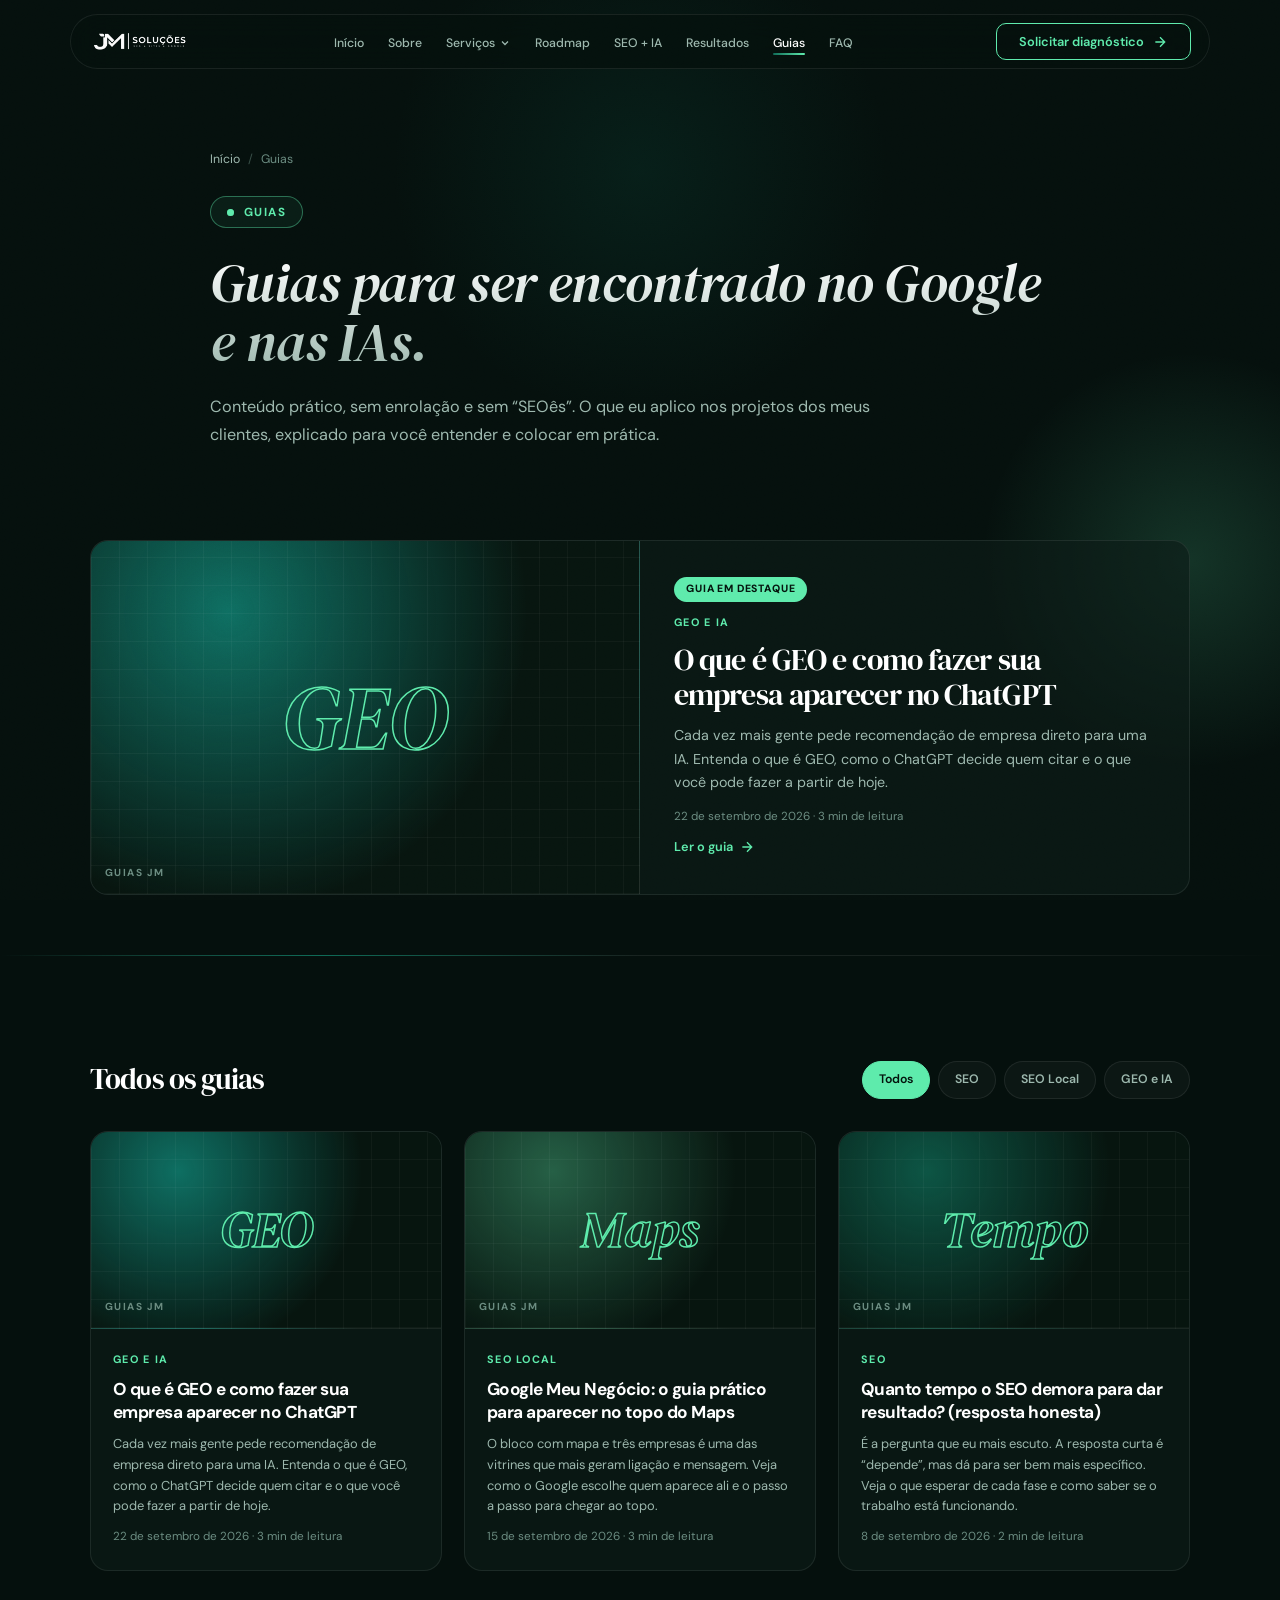
<file: guias/index.html>
<!DOCTYPE html>
<html lang="pt-BR">
<head>
  <meta charset="UTF-8">
  <meta name="viewport" content="width=device-width, initial-scale=1.0">
  <title>Guias de SEO, Google Meu Negócio e GEO | João Menini</title>
  <meta name="description" content="Guias práticos e sem enrolação sobre SEO, SEO local, Google Meu Negócio e como aparecer nas IAs, escritos pelo consultor SEO João Menini.">

  <!-- OpenGraph Metadata -->
  <meta property="og:title" content="Guias de SEO, Google Meu Negócio e GEO | João Menini">
  <meta property="og:description" content="Guias práticos e sem enrolação sobre SEO, SEO local, Google Meu Negócio e como aparecer nas IAs, escritos pelo consultor SEO João Menini.">
  <meta property="og:type" content="website">
  <meta property="og:locale" content="pt_BR">
  <meta property="og:url" content="https://jmdev17.github.io/meusite/guias/">
  <link rel="canonical" href="https://jmdev17.github.io/meusite/guias/">

  <meta name="theme-color" content="#05100d">

  <!-- Fonts used above the fold, fetched in parallel with the CSS -->
  <link rel="preload" href="../fonts/dm-serif-display-italic-latin.woff2" as="font" type="font/woff2" crossorigin>
  <link rel="preload" href="../fonts/dm-sans-normal-latin.woff2" as="font" type="font/woff2" crossorigin>

  <!-- Favicon & Stylesheet (styles.min.css is generated from styles.css) -->
  <link rel="icon" type="image/avif" href="../images/favicon.avif">
  <link rel="icon" type="image/png" href="../images/favicon.png">
  <link rel="stylesheet" href="../styles.min.css">
  <script type="application/ld+json">{"@context": "https://schema.org", "@type": "Blog", "name": "Guias JM Soluções", "description": "Guias práticos de SEO, SEO local, Google Meu Negócio e GEO escritos pelo consultor SEO João Menini.", "author": {"@type": "Person", "name": "João Menini"}, "blogPost": [{"@type": "BlogPosting", "headline": "O que é GEO e como fazer sua empresa aparecer no ChatGPT", "datePublished": "2026-09-22", "author": {"@type": "Person", "name": "João Menini"}}, {"@type": "BlogPosting", "headline": "Google Meu Negócio: o guia prático para aparecer no topo do Maps", "datePublished": "2026-09-15", "author": {"@type": "Person", "name": "João Menini"}}, {"@type": "BlogPosting", "headline": "Quanto tempo o SEO demora para dar resultado? (resposta honesta)", "datePublished": "2026-09-08", "author": {"@type": "Person", "name": "João Menini"}}]}</script>
</head>
<body data-origin="pela página de Guias" data-service="">

  <!-- Background Ambient Glow Spotlights -->
  <div class="ambient-glow-container">
    <div class="glow-orb glow-orb-indigo"></div>
    <div class="glow-orb glow-orb-cyan"></div>
    <div class="glow-orb glow-orb-violet"></div>
  </div>

  <!-- [ HEADER / NAVBAR ] -->
  <header>
    <nav class="navbar" id="navbar" aria-label="Navegação principal">
      <a href="../index.html" class="logo">
        <img src="../images/logo-390.avif" alt="JM Soluções" class="logo-img" width="330" height="110">
      </a>

      <ul class="nav-links">
        <li><a href="../index.html">Início</a></li>
        <li><a href="../index.html#sobre">Sobre</a></li>
        <li class="nav-dropdown">
          <button class="nav-dropdown-toggle" aria-expanded="false" aria-haspopup="true">Serviços <svg width="12" height="12" viewBox="0 0 24 24" fill="none" stroke="currentColor" stroke-width="2.5" aria-hidden="true"><polyline points="6 9 12 15 18 9"/></svg></button>
          <div class="nav-dropdown-menu">
            <a href="../servicos/consultoria-seo.html">Consultoria SEO</a>
            <a href="../servicos/auditoria-seo.html">Auditoria de SEO</a>
            <a href="../servicos/google-meu-negocio.html">Google Meu Negócio</a>
            <a href="../servicos/seo-local.html">SEO Local</a>
            <a href="../servicos/criacao-de-sites.html">Criação de Sites</a>
            <a href="../servicos/geo-seo-para-ia.html">GEO — SEO para IAs</a>
          </div>
        </li>
        <li><a href="../index.html#roadmap">Roadmap</a></li>
        <li><a href="../index.html#ia">SEO + IA</a></li>
        <li><a href="../resultados.html">Resultados</a></li>
        <li><a href="../guias/index.html" class="active">Guias</a></li>
        <li><a href="../index.html#faq">FAQ</a></li>
      </ul>

      <button class="btn btn-primary open-modal-btn">
        Solicitar diagnóstico
        <svg width="16" height="16" viewBox="0 0 24 24" fill="none" stroke="currentColor" stroke-width="2" aria-hidden="true"><path d="M5 12h14M12 5l7 7-7 7"/></svg>
      </button>

      <button class="mobile-toggle" id="mobileToggle" aria-label="Abrir menu">
        <svg width="24" height="24" viewBox="0 0 24 24" fill="none" stroke="currentColor" stroke-width="2"><path d="M4 6h16M4 12h16M4 18h16"/></svg>
      </button>
    </nav>

    <!-- Mobile Drawer -->
    <div class="mobile-drawer" id="mobileDrawer">
      <button class="mobile-drawer-close" id="mobileDrawerClose" aria-label="Fechar menu">&times;</button>
      <a href="../index.html" class="mobile-nav-link">Início</a>
      <a href="../index.html#sobre" class="mobile-nav-link">Sobre</a>
      <div class="mobile-drawer-group">
        <span class="mobile-drawer-label">Serviços</span>
        <a href="../servicos/consultoria-seo.html" class="mobile-nav-link">Consultoria SEO</a>
        <a href="../servicos/auditoria-seo.html" class="mobile-nav-link">Auditoria de SEO</a>
        <a href="../servicos/google-meu-negocio.html" class="mobile-nav-link">Google Meu Negócio</a>
        <a href="../servicos/seo-local.html" class="mobile-nav-link">SEO Local</a>
        <a href="../servicos/criacao-de-sites.html" class="mobile-nav-link">Criação de Sites</a>
        <a href="../servicos/geo-seo-para-ia.html" class="mobile-nav-link">GEO — SEO para IAs</a>
      </div>
      <a href="../index.html#roadmap" class="mobile-nav-link">Roadmap</a>
      <a href="../index.html#ia" class="mobile-nav-link">SEO + IA</a>
      <a href="../resultados.html" class="mobile-nav-link">Resultados</a>
      <a href="../guias/index.html" class="mobile-nav-link">Guias</a>
      <a href="../index.html#faq" class="mobile-nav-link">FAQ</a>
      <button class="btn btn-primary open-modal-btn" style="margin-top: 12px;">Solicitar diagnóstico</button>
    </div>
  </header>

  <main>
    <section class="page-hero section-relative">
      <div class="container">
        <nav aria-label="Você está em">
          <ol class="breadcrumb">
            <li><a href="../index.html">Início</a></li>
            <li aria-current="page">Guias</li>
          </ol>
        </nav>
        <div class="hero-kicker"><span class="pulse"></span> Guias</div>
        <h1 class="page-title text-gradient">Guias para ser encontrado no Google e nas IAs.</h1>
        <p class="page-lead">Conteúdo prático, sem enrolação e sem “SEOês”. O que eu aplico nos projetos dos meus clientes, explicado para você entender e colocar em prática.</p>
      </div>
    </section>

    <section class="section-relative" style="padding-bottom: 60px;">
      <div class="container">
        <a class="glass-card guide-featured reveal" href="../guias/o-que-e-geo-como-aparecer-no-chatgpt.html">
          <div class="guide-cover cat-geo-ia large" aria-hidden="true">
              <span class="guide-cover-word">GEO</span>
              <span class="guide-cover-brand">Guias JM</span>
            </div>
          <div class="guide-featured-body">
            <span class="guide-badge">Guia em destaque</span>
            <span class="guide-cat">GEO e IA</span>
            <h2>O que é GEO e como fazer sua empresa aparecer no ChatGPT</h2>
            <p>Cada vez mais gente pede recomendação de empresa direto para uma IA. Entenda o que é GEO, como o ChatGPT decide quem citar e o que você pode fazer a partir de hoje.</p>
            <span class="guide-meta"><time datetime="2026-09-22">22 de setembro de 2026</time> · 3 min de leitura</span>
            <span class="servico-link-cta">Ler o guia <svg width="16" height="16" viewBox="0 0 24 24" fill="none" stroke="currentColor" stroke-width="2" aria-hidden="true"><path d="M5 12h14M12 5l7 7-7 7"/></svg></span>
          </div>
        </a>
      </div>
    </section>

    <hr class="section-divider">

    <section class="section-padding section-relative" id="todos-os-guias">
      <div class="container">
        <div class="guides-toolbar reveal">
          <h2 class="guides-toolbar-title">Todos os guias</h2>
          <div class="guide-chips" role="group" aria-label="Filtrar por categoria"><button class="guide-chip active" data-filter="all">Todos</button><button class="guide-chip" data-filter="seo">SEO</button><button class="guide-chip" data-filter="seo-local">SEO Local</button><button class="guide-chip" data-filter="geo-ia">GEO e IA</button></div>
        </div>
        <div class="guides-grid">
          <a class="glass-card guide-card " href="../guias/o-que-e-geo-como-aparecer-no-chatgpt.html" data-cat="geo-ia">
            <div class="guide-cover cat-geo-ia " aria-hidden="true">
              <span class="guide-cover-word">GEO</span>
              <span class="guide-cover-brand">Guias JM</span>
            </div>
            <div class="guide-card-body">
              <span class="guide-cat">GEO e IA</span>
              <h3>O que é GEO e como fazer sua empresa aparecer no ChatGPT</h3>
              <p>Cada vez mais gente pede recomendação de empresa direto para uma IA. Entenda o que é GEO, como o ChatGPT decide quem citar e o que você pode fazer a partir de hoje.</p>
              <span class="guide-meta"><time datetime="2026-09-22">22 de setembro de 2026</time> · 3 min de leitura</span>
            </div>
          </a>
          <a class="glass-card guide-card " href="../guias/google-meu-negocio-guia-para-aparecer-no-maps.html" data-cat="seo-local">
            <div class="guide-cover cat-seo-local " aria-hidden="true">
              <span class="guide-cover-word">Maps</span>
              <span class="guide-cover-brand">Guias JM</span>
            </div>
            <div class="guide-card-body">
              <span class="guide-cat">SEO Local</span>
              <h3>Google Meu Negócio: o guia prático para aparecer no topo do Maps</h3>
              <p>O bloco com mapa e três empresas é uma das vitrines que mais geram ligação e mensagem. Veja como o Google escolhe quem aparece ali e o passo a passo para chegar ao topo.</p>
              <span class="guide-meta"><time datetime="2026-09-15">15 de setembro de 2026</time> · 3 min de leitura</span>
            </div>
          </a>
          <a class="glass-card guide-card " href="../guias/quanto-tempo-seo-demora-para-dar-resultado.html" data-cat="seo">
            <div class="guide-cover cat-seo " aria-hidden="true">
              <span class="guide-cover-word">Tempo</span>
              <span class="guide-cover-brand">Guias JM</span>
            </div>
            <div class="guide-card-body">
              <span class="guide-cat">SEO</span>
              <h3>Quanto tempo o SEO demora para dar resultado? (resposta honesta)</h3>
              <p>É a pergunta que eu mais escuto. A resposta curta é “depende”, mas dá para ser bem mais específico. Veja o que esperar de cada fase e como saber se o trabalho está funcionando.</p>
              <span class="guide-meta"><time datetime="2026-09-08">8 de setembro de 2026</time> · 2 min de leitura</span>
            </div>
          </a>
        </div>
        <p class="guides-empty" hidden>Nenhum guia nesta categoria ainda. Em breve!</p>
      </div>
    </section>

    <section class="section-padding section-relative" style="padding-top: 0;">
      <div class="container">
        <div class="cta-final-box reveal-scale">
          <h2 class="cta-final-title text-gradient">Prefere que eu aplique isso por você?</h2>
          <p class="cta-final-subtitle">Faça o diagnóstico em 2 minutos. Eu analiso o seu caso e te respondo pessoalmente no WhatsApp.</p>
          <button class="btn btn-cyan open-modal-btn" style="font-size: 1.05rem; padding: 16px 36px;">Fazer meu diagnóstico <svg width="16" height="16" viewBox="0 0 24 24" fill="none" stroke="currentColor" stroke-width="2" aria-hidden="true"><path d="M5 12h14M12 5l7 7-7 7"/></svg></button>
          <a href="https://wa.me/5512988978125" class="btn btn-secondary btn-wa cta-wa" data-wa target="_blank" rel="noopener"><svg width="16" height="16" viewBox="0 0 24 24" fill="currentColor" aria-hidden="true"><path d="M17.47 14.38c-.3-.15-1.76-.87-2.03-.97-.27-.1-.47-.15-.67.15-.2.3-.77.97-.94 1.17-.17.2-.35.22-.64.07-.3-.15-1.26-.46-2.4-1.48-.89-.79-1.49-1.77-1.66-2.07-.17-.3-.02-.46.13-.61.13-.13.3-.35.45-.52.15-.17.2-.3.3-.5.1-.2.05-.37-.02-.52-.08-.15-.67-1.61-.92-2.2-.24-.58-.49-.5-.67-.51h-.57c-.2 0-.52.07-.79.37-.27.3-1.04 1.02-1.04 2.48s1.07 2.88 1.21 3.08c.15.2 2.1 3.2 5.08 4.49.71.31 1.26.49 1.69.63.71.23 1.36.2 1.87.12.57-.08 1.76-.72 2.01-1.41.25-.7.25-1.29.17-1.41-.07-.12-.27-.2-.57-.35zM12.04 21.5h-.01a9.45 9.45 0 0 1-4.82-1.32l-.35-.2-3.58.94.96-3.49-.23-.36a9.43 9.43 0 0 1-1.45-5.03c0-5.22 4.25-9.47 9.48-9.47 2.53 0 4.91.99 6.7 2.78a9.41 9.41 0 0 1 2.77 6.7c0 5.23-4.25 9.45-9.47 9.45zm8.06-17.52A11.32 11.32 0 0 0 12.04.65C5.76.65.64 5.76.64 12.04c0 2.01.52 3.97 1.52 5.7L.54 23.65l6.05-1.59a11.37 11.37 0 0 0 5.44 1.39h.01c6.28 0 11.39-5.11 11.39-11.39 0-3.04-1.18-5.9-3.33-8.05z"/></svg> Chamar no WhatsApp</a>
        </div>
      </div>
    </section>
  </main>

  <!-- [ FOOTER ] -->
  <footer class="footer">
    <div class="container">
      <div class="footer-grid">
        <div class="footer-brand">
          <a href="../index.html" class="logo">
            <img src="../images/logo-390.avif" alt="JM Soluções" class="logo-img" width="330" height="110">
          </a>
          <p>
            João Menini, consultor SEO. Faço empresas de serviço serem a resposta quando alguém pesquisa no Google, no Maps ou numa IA.
          </p>
        </div>

        <div class="footer-column">
          <h4>SERVIÇOS</h4>
          <ul>
            <li><a href="../servicos/consultoria-seo.html">Consultoria SEO</a></li>
            <li><a href="../servicos/auditoria-seo.html">Auditoria de SEO</a></li>
            <li><a href="../servicos/google-meu-negocio.html">Google Meu Negócio</a></li>
            <li><a href="../servicos/seo-local.html">SEO Local</a></li>
            <li><a href="../servicos/criacao-de-sites.html">Criação de Sites</a></li>
            <li><a href="../servicos/geo-seo-para-ia.html">GEO — SEO para IAs</a></li>
          </ul>
        </div>

        <div class="footer-column">
          <h4>PÁGINAS</h4>
          <ul>
            <li><a href="../index.html">Início</a></li>
            <li><a href="../index.html#sobre">Quem é João Menini</a></li>
            <li><a href="../index.html#roadmap">Roadmap</a></li>
            <li><a href="../resultados.html">Resultados</a></li>
            <li><a href="../guias/index.html">Guias</a></li>
            <li><a href="../index.html#faq">Perguntas frequentes</a></li>
          </ul>
        </div>

        <div class="footer-column">
          <h4>CONTATO</h4>
          <ul>
            <li><a href="#" class="open-modal-btn">Solicitar diagnóstico</a></li>
            <li><a href="https://wa.me/5512988978125" data-wa target="_blank" rel="noopener">WhatsApp (12) 98897-8125</a></li>
            <li><a href="https://instagram.com" target="_blank" rel="noopener">Instagram</a></li>
          </ul>
        </div>
      </div>

      <div class="footer-bottom">
        <div>© 2026 JM Soluções · João Menini. Todos os direitos reservados.</div>
        <div class="footer-legal"><a href="../politica-de-privacidade.html">Política de Privacidade</a> · <a href="../termos-de-uso.html">Termos de Uso</a></div>
      </div>
    </div>
  </footer>

  <!-- Floating diagnosis CTA -->
  <button class="diag-float open-modal-btn" aria-label="Solicitar diagnóstico">
    Solicitar diagnóstico <svg width="16" height="16" viewBox="0 0 24 24" fill="none" stroke="currentColor" stroke-width="2" aria-hidden="true"><path d="M5 12h14M12 5l7 7-7 7"/></svg>
  </button>

  <!-- DIAGNÓSTICO MODAL (multi-step → WhatsApp) -->
  <div class="modal-overlay" id="contactModal" role="dialog" aria-modal="true" aria-labelledby="diagTitle">
    <div class="modal-content diag-modal">
      <button class="modal-close" id="modalClose" aria-label="Fechar">&times;</button>

      <div class="diag-head">
        <span class="diag-kicker">Diagnóstico gratuito · 2 minutos</span>
        <h3 class="modal-title text-gradient" id="diagTitle">Me conta sobre a sua empresa.</h3>
        <p class="modal-desc">São 4 passos rápidos. No final, suas respostas vão direto para o meu WhatsApp e eu te respondo pessoalmente.</p>
        <div class="diag-progress"><span class="diag-progress-bar" id="diagProgress"></span></div>
        <div class="diag-step-label" id="diagStepLabel">Etapa 1 de 4</div>
      </div>

      <form id="leadForm" novalidate>
        <fieldset class="diag-step active">
          <legend>Sua empresa</legend>
          <p class="diag-hint">Para eu saber com quem estou falando.</p>
          <div class="form-group">
            <label for="diagEmpresa">Nome da empresa</label>
            <input type="text" id="diagEmpresa" name="empresa" class="form-control" placeholder="Ex: Clínica Sorriso" required>
          </div>
          <div class="form-row">
            <div class="form-group">
              <label for="diagSegmento">Segmento</label>
              <input type="text" id="diagSegmento" name="segmento" class="form-control" placeholder="Ex: Odontologia" required>
            </div>
            <div class="form-group">
              <label for="diagCidade">Cidade e estado</label>
              <input type="text" id="diagCidade" name="cidade" class="form-control" placeholder="Ex: Rio de Janeiro, RJ" required>
            </div>
          </div>
        </fieldset>

        <fieldset class="diag-step">
          <legend>Como está a sua empresa hoje?</legend>
          <p class="diag-hint">Não precisa saber qual serviço contratar. Descobrir isso é o meu trabalho.</p>
          <div class="form-group">
            <span class="diag-label">Como os clientes chegam até você hoje? <small>(pode marcar mais de uma)</small></span>
            <div class="diag-chips" data-require-one data-require-msg="Marque pelo menos uma opção."><label class="diag-chip"><input type="checkbox" name="canais" value="Indicação"><span>Indicação</span></label><label class="diag-chip"><input type="checkbox" name="canais" value="Instagram / redes sociais"><span>Instagram / redes sociais</span></label><label class="diag-chip"><input type="checkbox" name="canais" value="Pesquisa no Google"><span>Pesquisa no Google</span></label><label class="diag-chip"><input type="checkbox" name="canais" value="Google Maps"><span>Google Maps</span></label><label class="diag-chip"><input type="checkbox" name="canais" value="Anúncios pagos"><span>Anúncios pagos</span></label><label class="diag-chip"><input type="checkbox" name="canais" value="Ainda não chegam de forma constante"><span>Ainda não chegam de forma constante</span></label></div>
          </div>
          <div class="form-group">
            <span class="diag-label">O que mais te incomoda hoje?</span>
            <div class="diag-options"><label class="diag-option"><input type="radio" name="desafio" value="Quase ninguém me encontra no Google" required><span><strong>Quase ninguém me encontra no Google</strong><small>Quem pesquisa pelo meu serviço encontra o concorrente.</small></span></label><label class="diag-option"><input type="radio" name="desafio" value="Apareço, mas pouca gente entra em contato" required><span><strong>Apareço, mas pouca gente entra em contato</strong><small>Tenho visitas ou visualizações, mas poucos pedidos.</small></span></label><label class="diag-option"><input type="radio" name="desafio" value="Não tenho site ou meu site está desatualizado" required><span><strong>Não tenho site ou meu site está desatualizado</strong><small>Preciso de uma presença que passe confiança.</small></span></label><label class="diag-option"><input type="radio" name="desafio" value="Dependo demais de indicação ou de anúncios" required><span><strong>Dependo demais de indicação ou de anúncios</strong><small>Quero um canal que traga clientes todo mês.</small></span></label><label class="diag-option"><input type="radio" name="desafio" value="Não sei ao certo, quero uma análise" required><span><strong>Não sei ao certo, quero uma análise</strong><small>Quero entender onde estão as oportunidades.</small></span></label></div>
          </div>
          <input type="hidden" name="servico" id="diagService">
        </fieldset>

        <fieldset class="diag-step">
          <legend>Onde você está hoje</legend>
          <p class="diag-hint">Isso me ajuda a chegar na conversa já com algumas ideias.</p>
          <div class="form-group">
            <label for="diagSite">URL do site (se houver)</label>
            <input type="text" id="diagSite" name="site" class="form-control" placeholder="www.suaempresa.com.br">
          </div>
          <div class="form-row">
            <div class="form-group">
              <label for="diagInvest">Investimento previsto</label>
              <select id="diagInvest" name="investimento" class="form-control" required><option value="" disabled selected>Selecione</option><option value="Ainda estou avaliando">Ainda estou avaliando</option><option value="Até R$ 1.500/mês">Até R$ 1.500/mês</option><option value="R$ 1.500 a R$ 3.000/mês">R$ 1.500 a R$ 3.000/mês</option><option value="Acima de R$ 3.000/mês">Acima de R$ 3.000/mês</option></select>
            </div>
            <div class="form-group">
              <label for="diagJaInveste">Já investe em SEO?</label>
              <select id="diagJaInveste" name="investe_seo" class="form-control" required><option value="" disabled selected>Selecione</option><option value="Sim, com agência ou profissional">Sim, com agência ou profissional</option><option value="Sim, faço por conta própria">Sim, faço por conta própria</option><option value="Não, ainda não invisto">Não, ainda não invisto</option></select>
            </div>
          </div>
          <div class="form-group">
            <label for="diagContexto">Contexto adicional (opcional)</label>
            <textarea id="diagContexto" name="contexto" class="form-control" rows="3" placeholder="Conte o que está acontecendo hoje, concorrentes, metas..."></textarea>
          </div>
        </fieldset>

        <fieldset class="diag-step">
          <legend>Para onde eu te respondo?</legend>
          <p class="diag-hint">Uso seus dados só para responder você. Nada de lista de e-mail. <a href="../politica-de-privacidade.html" target="_blank" rel="noopener">Ver política de privacidade</a></p>
          <div class="form-group">
            <label for="diagNome">Seu nome</label>
            <input type="text" id="diagNome" name="nome" class="form-control" placeholder="Ex: Rodrigo Silva" required autocomplete="name">
          </div>
          <div class="form-row">
            <div class="form-group">
              <label for="diagWhats">WhatsApp</label>
              <input type="tel" id="diagWhats" name="whatsapp" class="form-control" placeholder="(00) 90000-0000" required autocomplete="tel">
            </div>
            <div class="form-group">
              <label for="diagEmail">E-mail (opcional)</label>
              <input type="email" id="diagEmail" name="email" class="form-control" placeholder="voce@empresa.com" autocomplete="email">
            </div>
          </div>
        </fieldset>

        <div class="diag-nav">
          <button type="button" class="btn btn-secondary" id="diagBack" hidden>Voltar</button>
          <button type="button" class="btn btn-primary" id="diagNext">Continuar <svg width="16" height="16" viewBox="0 0 24 24" fill="none" stroke="currentColor" stroke-width="2" aria-hidden="true"><path d="M5 12h14M12 5l7 7-7 7"/></svg></button>
          <button type="submit" class="btn btn-cyan" id="diagSubmit" hidden>Enviar diagnóstico <svg width="16" height="16" viewBox="0 0 24 24" fill="none" stroke="currentColor" stroke-width="2" aria-hidden="true"><path d="M5 12h14M12 5l7 7-7 7"/></svg></button>
        </div>
        <p class="diag-privacy">Quem responde é o próprio João Menini.</p>
        <p class="diag-alt">Prefere ir direto? <a href="https://wa.me/5512988978125" data-wa target="_blank" rel="noopener">Chamar no WhatsApp</a></p>
      </form>

      <div class="diag-success" id="diagSuccess" role="status">
        <div class="diag-success-icon">
          <svg width="26" height="26" viewBox="0 0 24 24" fill="none" stroke="currentColor" stroke-width="2.5"><polyline points="20 6 9 17 4 12"/></svg>
        </div>
        <h3>Pronto! Agora é só enviar.</h3>
        <p>Abri o WhatsApp com as suas respostas. É só apertar enviar. Se a janela não abriu, use o botão abaixo.</p>
        <a href="#" class="btn btn-cyan" id="diagWhatsLink" target="_blank" rel="noopener">Abrir WhatsApp <svg width="16" height="16" viewBox="0 0 24 24" fill="none" stroke="currentColor" stroke-width="2" aria-hidden="true"><path d="M5 12h14M12 5l7 7-7 7"/></svg></a>
      </div>
    </div>
  </div>

  <!-- PROOF IMAGE LIGHTBOX MODAL -->
  <div class="proof-lightbox" id="proofLightbox" role="dialog" aria-modal="true" aria-hidden="true" aria-label="Visualização do print ampliado">
    <div class="proof-lightbox-backdrop" id="proofLightboxBackdrop"></div>
    <div class="proof-lightbox-container">
      <button class="proof-lightbox-close" id="proofLightboxClose" aria-label="Fechar visualização">
        <svg width="20" height="20" viewBox="0 0 24 24" fill="none" stroke="currentColor" stroke-width="2.5"><line x1="18" y1="6" x2="6" y2="18"/><line x1="6" y1="6" x2="18" y2="18"/></svg>
      </button>
      <div class="proof-lightbox-body">
        <img alt="" class="proof-lightbox-img" id="proofLightboxImg">
        <div class="proof-lightbox-caption" id="proofLightboxCaption"></div>
      </div>
    </div>
  </div>

  <!-- JavaScript App Logic -->
  <script src="../app.js" defer></script>
</body>
</html>
</file>
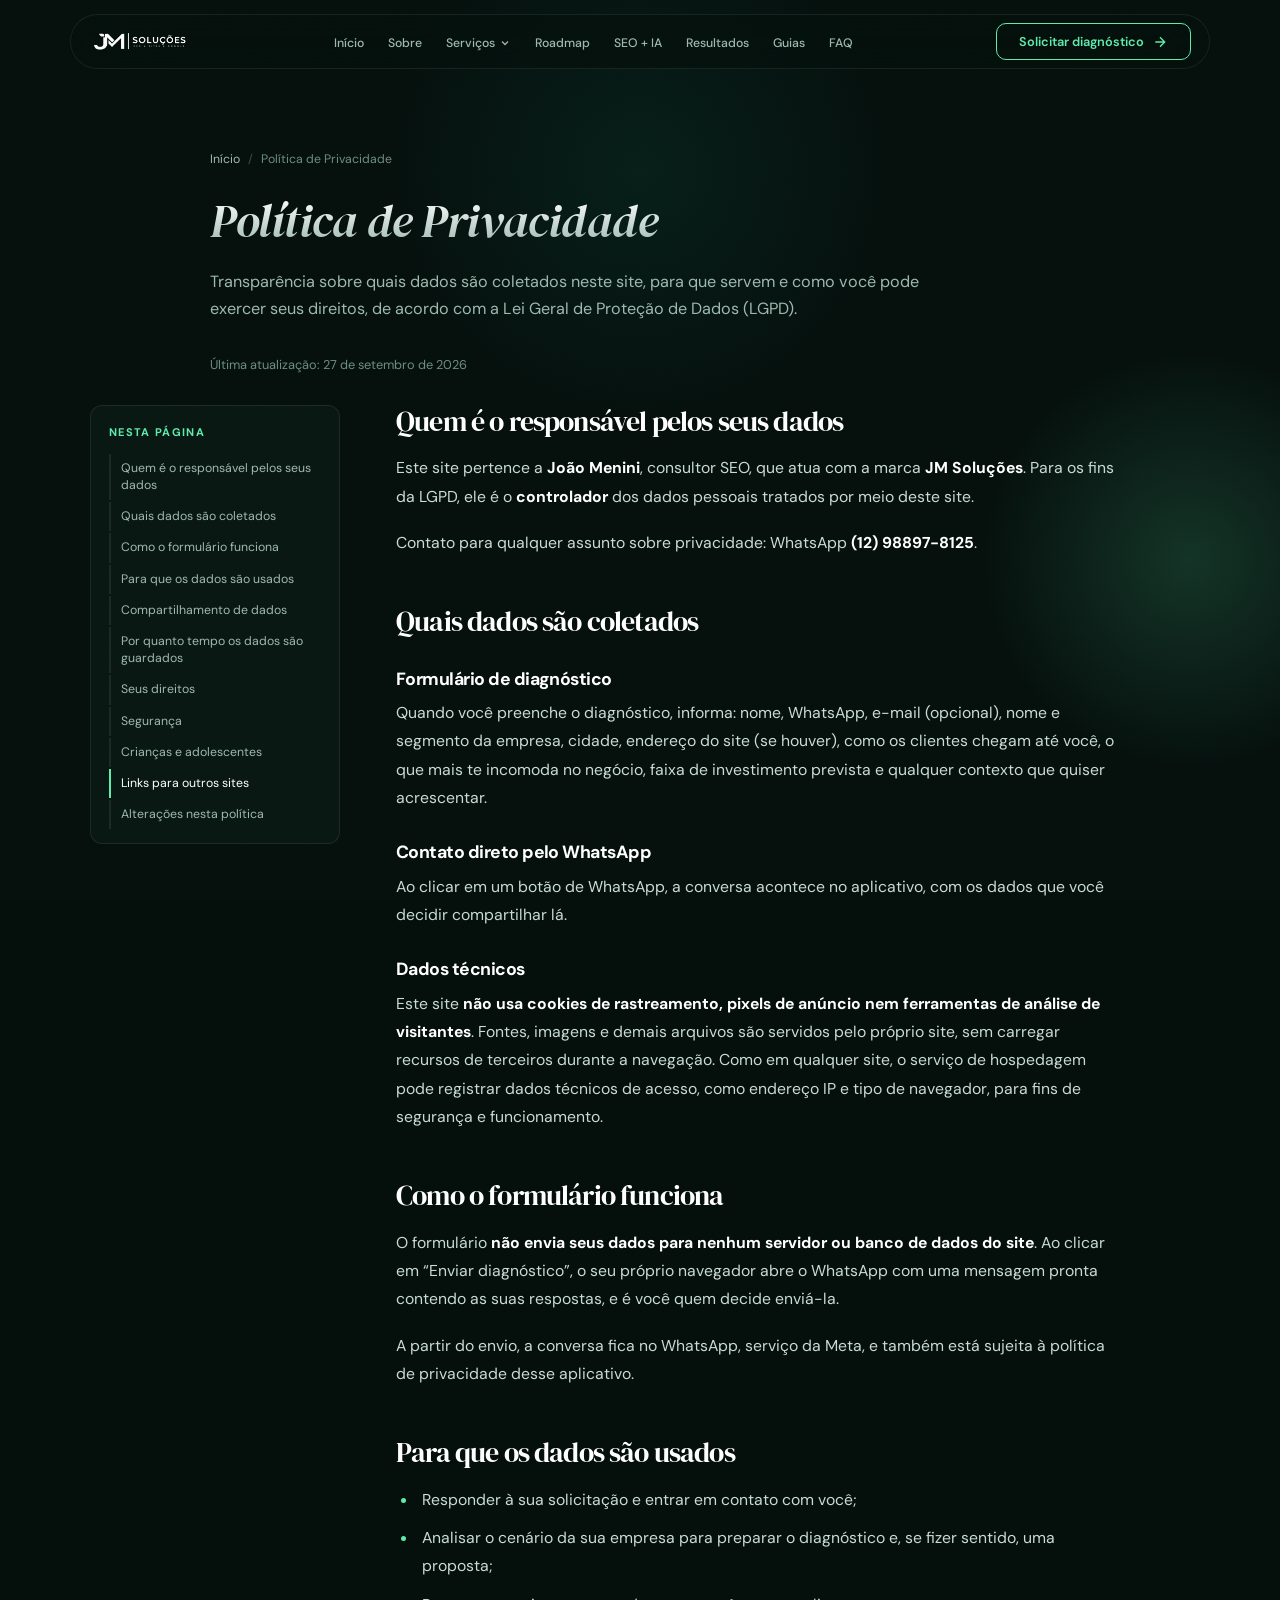
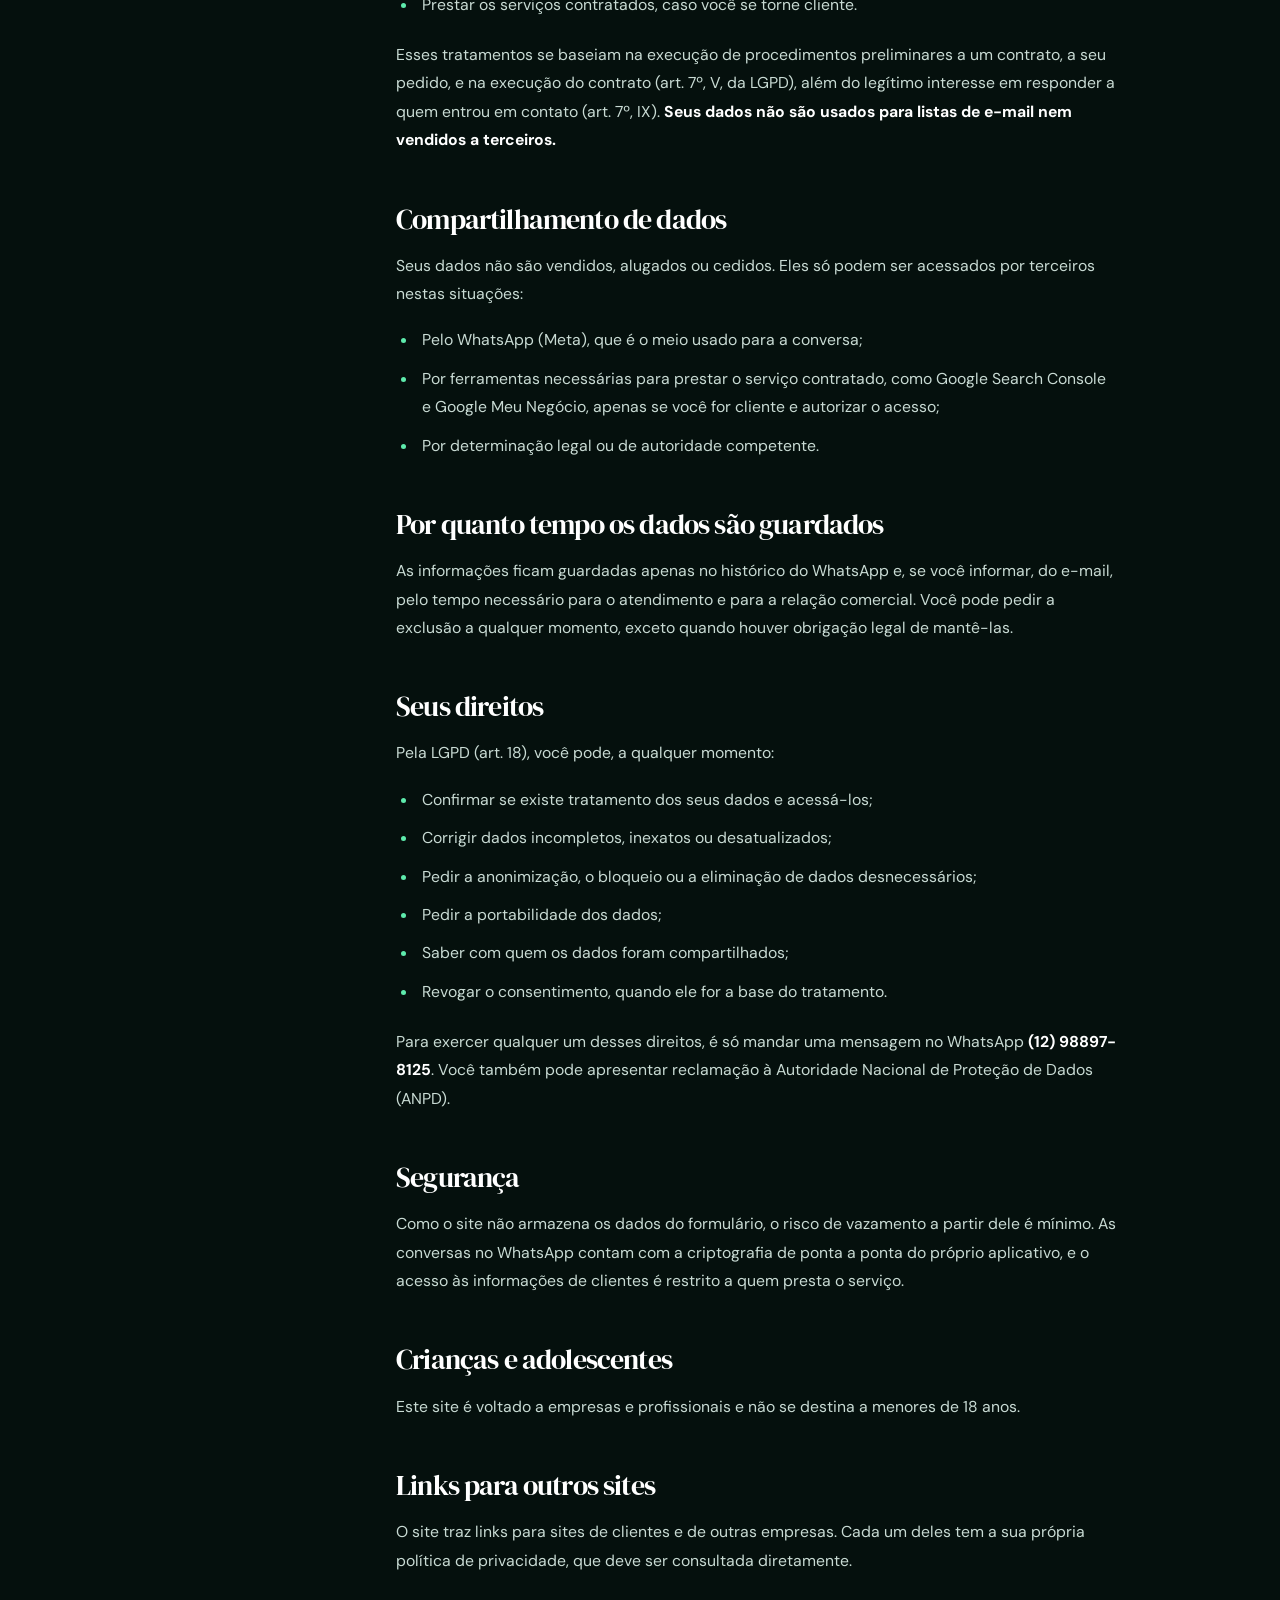
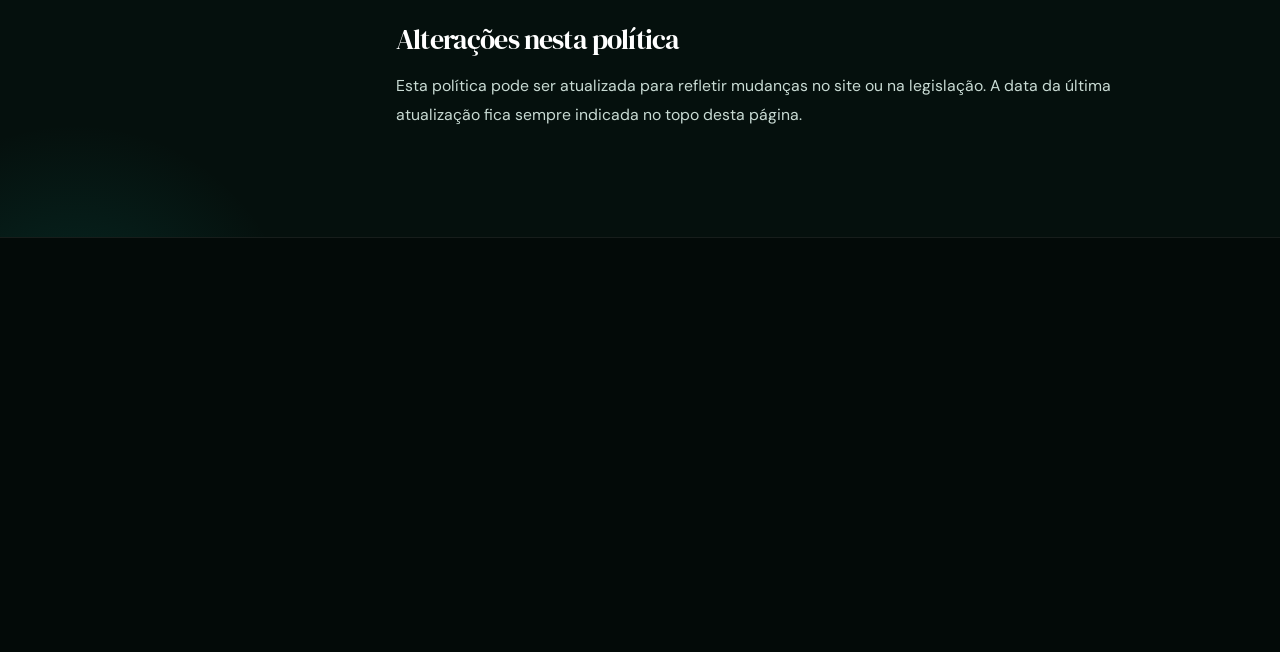
<file: politica-de-privacidade.html>
<!DOCTYPE html>
<html lang="pt-BR">
<head>
  <meta charset="UTF-8">
  <meta name="viewport" content="width=device-width, initial-scale=1.0">
  <title>Política de Privacidade | JM Soluções</title>
  <meta name="description" content="Como o site da JM Soluções, do consultor SEO João Menini, trata os seus dados pessoais, de acordo com a LGPD (Lei nº 13.709/2018).">

  <!-- OpenGraph Metadata -->
  <meta property="og:title" content="Política de Privacidade | JM Soluções">
  <meta property="og:description" content="Como o site da JM Soluções, do consultor SEO João Menini, trata os seus dados pessoais, de acordo com a LGPD (Lei nº 13.709/2018).">
  <meta property="og:type" content="website">
  <meta property="og:locale" content="pt_BR">
  <meta property="og:url" content="https://jmdev17.github.io/meusite/politica-de-privacidade.html">
  <link rel="canonical" href="https://jmdev17.github.io/meusite/politica-de-privacidade.html">

  <meta name="theme-color" content="#05100d">

  <!-- Fonts used above the fold, fetched in parallel with the CSS -->
  <link rel="preload" href="fonts/dm-serif-display-italic-latin.woff2" as="font" type="font/woff2" crossorigin>
  <link rel="preload" href="fonts/dm-sans-normal-latin.woff2" as="font" type="font/woff2" crossorigin>

  <!-- Favicon & Stylesheet (styles.min.css is generated from styles.css) -->
  <link rel="icon" type="image/avif" href="images/favicon.avif">
  <link rel="icon" type="image/png" href="images/favicon.png">
  <link rel="stylesheet" href="styles.min.css">
</head>
<body data-origin="pela página de Política de Privacidade" data-service="">

  <!-- Background Ambient Glow Spotlights -->
  <div class="ambient-glow-container">
    <div class="glow-orb glow-orb-indigo"></div>
    <div class="glow-orb glow-orb-cyan"></div>
    <div class="glow-orb glow-orb-violet"></div>
  </div>

  <!-- [ HEADER / NAVBAR ] -->
  <header>
    <nav class="navbar" id="navbar" aria-label="Navegação principal">
      <a href="index.html" class="logo">
        <img src="images/logo-390.avif" alt="JM Soluções" class="logo-img" width="330" height="110">
      </a>

      <ul class="nav-links">
        <li><a href="index.html">Início</a></li>
        <li><a href="index.html#sobre">Sobre</a></li>
        <li class="nav-dropdown">
          <button class="nav-dropdown-toggle" aria-expanded="false" aria-haspopup="true">Serviços <svg width="12" height="12" viewBox="0 0 24 24" fill="none" stroke="currentColor" stroke-width="2.5" aria-hidden="true"><polyline points="6 9 12 15 18 9"/></svg></button>
          <div class="nav-dropdown-menu">
            <a href="servicos/consultoria-seo.html">Consultoria SEO</a>
            <a href="servicos/auditoria-seo.html">Auditoria de SEO</a>
            <a href="servicos/google-meu-negocio.html">Google Meu Negócio</a>
            <a href="servicos/seo-local.html">SEO Local</a>
            <a href="servicos/criacao-de-sites.html">Criação de Sites</a>
            <a href="servicos/geo-seo-para-ia.html">GEO — SEO para IAs</a>
          </div>
        </li>
        <li><a href="index.html#roadmap">Roadmap</a></li>
        <li><a href="index.html#ia">SEO + IA</a></li>
        <li><a href="resultados.html">Resultados</a></li>
        <li><a href="guias/index.html">Guias</a></li>
        <li><a href="index.html#faq">FAQ</a></li>
      </ul>

      <button class="btn btn-primary open-modal-btn">
        Solicitar diagnóstico
        <svg width="16" height="16" viewBox="0 0 24 24" fill="none" stroke="currentColor" stroke-width="2" aria-hidden="true"><path d="M5 12h14M12 5l7 7-7 7"/></svg>
      </button>

      <button class="mobile-toggle" id="mobileToggle" aria-label="Abrir menu">
        <svg width="24" height="24" viewBox="0 0 24 24" fill="none" stroke="currentColor" stroke-width="2"><path d="M4 6h16M4 12h16M4 18h16"/></svg>
      </button>
    </nav>

    <!-- Mobile Drawer -->
    <div class="mobile-drawer" id="mobileDrawer">
      <button class="mobile-drawer-close" id="mobileDrawerClose" aria-label="Fechar menu">&times;</button>
      <a href="index.html" class="mobile-nav-link">Início</a>
      <a href="index.html#sobre" class="mobile-nav-link">Sobre</a>
      <div class="mobile-drawer-group">
        <span class="mobile-drawer-label">Serviços</span>
        <a href="servicos/consultoria-seo.html" class="mobile-nav-link">Consultoria SEO</a>
        <a href="servicos/auditoria-seo.html" class="mobile-nav-link">Auditoria de SEO</a>
        <a href="servicos/google-meu-negocio.html" class="mobile-nav-link">Google Meu Negócio</a>
        <a href="servicos/seo-local.html" class="mobile-nav-link">SEO Local</a>
        <a href="servicos/criacao-de-sites.html" class="mobile-nav-link">Criação de Sites</a>
        <a href="servicos/geo-seo-para-ia.html" class="mobile-nav-link">GEO — SEO para IAs</a>
      </div>
      <a href="index.html#roadmap" class="mobile-nav-link">Roadmap</a>
      <a href="index.html#ia" class="mobile-nav-link">SEO + IA</a>
      <a href="resultados.html" class="mobile-nav-link">Resultados</a>
      <a href="guias/index.html" class="mobile-nav-link">Guias</a>
      <a href="index.html#faq" class="mobile-nav-link">FAQ</a>
      <button class="btn btn-primary open-modal-btn" style="margin-top: 12px;">Solicitar diagnóstico</button>
    </div>
  </header>

  <main>
    <article class="guide-article legal-article">
      <header class="page-hero section-relative guide-hero">
        <div class="container">
          <nav aria-label="Você está em">
            <ol class="breadcrumb">
              <li><a href="index.html">Início</a></li>
              <li aria-current="page">Política de Privacidade</li>
            </ol>
          </nav>
          <h1 class="page-title text-gradient">Política de Privacidade</h1>
          <p class="page-lead">Transparência sobre quais dados são coletados neste site, para que servem e como você pode exercer seus direitos, de acordo com a Lei Geral de Proteção de Dados (LGPD).</p>
          <p class="legal-updated">Última atualização: <time datetime="2026-09-27">27 de setembro de 2026</time></p>
        </div>
      </header>

      <div class="container guide-layout">
        <aside class="guide-aside">
          <details class="guide-toc" open>
            <summary>Nesta página</summary>
            <ol>
              <li><a href="#quem-e-o-responsavel-pelos-seus-dados">Quem é o responsável pelos seus dados</a></li>
              <li><a href="#quais-dados-sao-coletados">Quais dados são coletados</a></li>
              <li><a href="#como-o-formulario-funciona">Como o formulário funciona</a></li>
              <li><a href="#para-que-os-dados-sao-usados">Para que os dados são usados</a></li>
              <li><a href="#compartilhamento-de-dados">Compartilhamento de dados</a></li>
              <li><a href="#por-quanto-tempo-os-dados-sao-guardados">Por quanto tempo os dados são guardados</a></li>
              <li><a href="#seus-direitos">Seus direitos</a></li>
              <li><a href="#seguranca">Segurança</a></li>
              <li><a href="#criancas-e-adolescentes">Crianças e adolescentes</a></li>
              <li><a href="#links-para-outros-sites">Links para outros sites</a></li>
              <li><a href="#alteracoes-nesta-politica">Alterações nesta política</a></li>
            </ol>
          </details>
        </aside>

        <div class="guide-content">
          <div class="prose">

<h2 id="quem-e-o-responsavel-pelos-seus-dados">Quem é o responsável pelos seus dados</h2>
<p>Este site pertence a <strong>João Menini</strong>, consultor SEO, que atua com a marca <strong>JM Soluções</strong>. Para os fins da LGPD, ele é o <strong>controlador</strong> dos dados pessoais tratados por meio deste site.</p>
<p>Contato para qualquer assunto sobre privacidade: WhatsApp <strong>(12) 98897-8125</strong>.</p>

<h2 id="quais-dados-sao-coletados">Quais dados são coletados</h2>
<h3>Formulário de diagnóstico</h3>
<p>Quando você preenche o diagnóstico, informa: nome, WhatsApp, e-mail (opcional), nome e segmento da empresa, cidade, endereço do site (se houver), como os clientes chegam até você, o que mais te incomoda no negócio, faixa de investimento prevista e qualquer contexto que quiser acrescentar.</p>
<h3>Contato direto pelo WhatsApp</h3>
<p>Ao clicar em um botão de WhatsApp, a conversa acontece no aplicativo, com os dados que você decidir compartilhar lá.</p>
<h3>Dados técnicos</h3>
<p>Este site <strong>não usa cookies de rastreamento, pixels de anúncio nem ferramentas de análise de visitantes</strong>. Fontes, imagens e demais arquivos são servidos pelo próprio site, sem carregar recursos de terceiros durante a navegação. Como em qualquer site, o serviço de hospedagem pode registrar dados técnicos de acesso, como endereço IP e tipo de navegador, para fins de segurança e funcionamento.</p>

<h2 id="como-o-formulario-funciona">Como o formulário funciona</h2>
<p>O formulário <strong>não envia seus dados para nenhum servidor ou banco de dados do site</strong>. Ao clicar em “Enviar diagnóstico”, o seu próprio navegador abre o WhatsApp com uma mensagem pronta contendo as suas respostas, e é você quem decide enviá-la.</p>
<p>A partir do envio, a conversa fica no WhatsApp, serviço da Meta, e também está sujeita à política de privacidade desse aplicativo.</p>

<h2 id="para-que-os-dados-sao-usados">Para que os dados são usados</h2>
<ul>
  <li>Responder à sua solicitação e entrar em contato com você;</li>
  <li>Analisar o cenário da sua empresa para preparar o diagnóstico e, se fizer sentido, uma proposta;</li>
  <li>Prestar os serviços contratados, caso você se torne cliente.</li>
</ul>
<p>Esses tratamentos se baseiam na execução de procedimentos preliminares a um contrato, a seu pedido, e na execução do contrato (art. 7º, V, da LGPD), além do legítimo interesse em responder a quem entrou em contato (art. 7º, IX). <strong>Seus dados não são usados para listas de e-mail nem vendidos a terceiros.</strong></p>

<h2 id="compartilhamento-de-dados">Compartilhamento de dados</h2>
<p>Seus dados não são vendidos, alugados ou cedidos. Eles só podem ser acessados por terceiros nestas situações:</p>
<ul>
  <li>Pelo WhatsApp (Meta), que é o meio usado para a conversa;</li>
  <li>Por ferramentas necessárias para prestar o serviço contratado, como Google Search Console e Google Meu Negócio, apenas se você for cliente e autorizar o acesso;</li>
  <li>Por determinação legal ou de autoridade competente.</li>
</ul>

<h2 id="por-quanto-tempo-os-dados-sao-guardados">Por quanto tempo os dados são guardados</h2>
<p>As informações ficam guardadas apenas no histórico do WhatsApp e, se você informar, do e-mail, pelo tempo necessário para o atendimento e para a relação comercial. Você pode pedir a exclusão a qualquer momento, exceto quando houver obrigação legal de mantê-las.</p>

<h2 id="seus-direitos">Seus direitos</h2>
<p>Pela LGPD (art. 18), você pode, a qualquer momento:</p>
<ul>
  <li>Confirmar se existe tratamento dos seus dados e acessá-los;</li>
  <li>Corrigir dados incompletos, inexatos ou desatualizados;</li>
  <li>Pedir a anonimização, o bloqueio ou a eliminação de dados desnecessários;</li>
  <li>Pedir a portabilidade dos dados;</li>
  <li>Saber com quem os dados foram compartilhados;</li>
  <li>Revogar o consentimento, quando ele for a base do tratamento.</li>
</ul>
<p>Para exercer qualquer um desses direitos, é só mandar uma mensagem no WhatsApp <strong>(12) 98897-8125</strong>. Você também pode apresentar reclamação à Autoridade Nacional de Proteção de Dados (ANPD).</p>

<h2 id="seguranca">Segurança</h2>
<p>Como o site não armazena os dados do formulário, o risco de vazamento a partir dele é mínimo. As conversas no WhatsApp contam com a criptografia de ponta a ponta do próprio aplicativo, e o acesso às informações de clientes é restrito a quem presta o serviço.</p>

<h2 id="criancas-e-adolescentes">Crianças e adolescentes</h2>
<p>Este site é voltado a empresas e profissionais e não se destina a menores de 18 anos.</p>

<h2 id="links-para-outros-sites">Links para outros sites</h2>
<p>O site traz links para sites de clientes e de outras empresas. Cada um deles tem a sua própria política de privacidade, que deve ser consultada diretamente.</p>

<h2 id="alteracoes-nesta-politica">Alterações nesta política</h2>
<p>Esta política pode ser atualizada para refletir mudanças no site ou na legislação. A data da última atualização fica sempre indicada no topo desta página.</p>

          </div>
        </div>
      </div>
    </article>
  </main>

  <!-- [ FOOTER ] -->
  <footer class="footer">
    <div class="container">
      <div class="footer-grid">
        <div class="footer-brand">
          <a href="index.html" class="logo">
            <img src="images/logo-390.avif" alt="JM Soluções" class="logo-img" width="330" height="110">
          </a>
          <p>
            João Menini, consultor SEO. Faço empresas de serviço serem a resposta quando alguém pesquisa no Google, no Maps ou numa IA.
          </p>
        </div>

        <div class="footer-column">
          <h4>SERVIÇOS</h4>
          <ul>
            <li><a href="servicos/consultoria-seo.html">Consultoria SEO</a></li>
            <li><a href="servicos/auditoria-seo.html">Auditoria de SEO</a></li>
            <li><a href="servicos/google-meu-negocio.html">Google Meu Negócio</a></li>
            <li><a href="servicos/seo-local.html">SEO Local</a></li>
            <li><a href="servicos/criacao-de-sites.html">Criação de Sites</a></li>
            <li><a href="servicos/geo-seo-para-ia.html">GEO — SEO para IAs</a></li>
          </ul>
        </div>

        <div class="footer-column">
          <h4>PÁGINAS</h4>
          <ul>
            <li><a href="index.html">Início</a></li>
            <li><a href="index.html#sobre">Quem é João Menini</a></li>
            <li><a href="index.html#roadmap">Roadmap</a></li>
            <li><a href="resultados.html">Resultados</a></li>
            <li><a href="guias/index.html">Guias</a></li>
            <li><a href="index.html#faq">Perguntas frequentes</a></li>
          </ul>
        </div>

        <div class="footer-column">
          <h4>CONTATO</h4>
          <ul>
            <li><a href="#" class="open-modal-btn">Solicitar diagnóstico</a></li>
            <li><a href="https://wa.me/5512988978125" data-wa target="_blank" rel="noopener">WhatsApp (12) 98897-8125</a></li>
            <li><a href="https://instagram.com" target="_blank" rel="noopener">Instagram</a></li>
          </ul>
        </div>
      </div>

      <div class="footer-bottom">
        <div>© 2026 JM Soluções · João Menini. Todos os direitos reservados.</div>
        <div class="footer-legal"><a href="politica-de-privacidade.html">Política de Privacidade</a> · <a href="termos-de-uso.html">Termos de Uso</a></div>
      </div>
    </div>
  </footer>

  <!-- Floating diagnosis CTA -->
  <button class="diag-float open-modal-btn" aria-label="Solicitar diagnóstico">
    Solicitar diagnóstico <svg width="16" height="16" viewBox="0 0 24 24" fill="none" stroke="currentColor" stroke-width="2" aria-hidden="true"><path d="M5 12h14M12 5l7 7-7 7"/></svg>
  </button>

  <!-- DIAGNÓSTICO MODAL (multi-step → WhatsApp) -->
  <div class="modal-overlay" id="contactModal" role="dialog" aria-modal="true" aria-labelledby="diagTitle">
    <div class="modal-content diag-modal">
      <button class="modal-close" id="modalClose" aria-label="Fechar">&times;</button>

      <div class="diag-head">
        <span class="diag-kicker">Diagnóstico gratuito · 2 minutos</span>
        <h3 class="modal-title text-gradient" id="diagTitle">Me conta sobre a sua empresa.</h3>
        <p class="modal-desc">São 4 passos rápidos. No final, suas respostas vão direto para o meu WhatsApp e eu te respondo pessoalmente.</p>
        <div class="diag-progress"><span class="diag-progress-bar" id="diagProgress"></span></div>
        <div class="diag-step-label" id="diagStepLabel">Etapa 1 de 4</div>
      </div>

      <form id="leadForm" novalidate>
        <fieldset class="diag-step active">
          <legend>Sua empresa</legend>
          <p class="diag-hint">Para eu saber com quem estou falando.</p>
          <div class="form-group">
            <label for="diagEmpresa">Nome da empresa</label>
            <input type="text" id="diagEmpresa" name="empresa" class="form-control" placeholder="Ex: Clínica Sorriso" required>
          </div>
          <div class="form-row">
            <div class="form-group">
              <label for="diagSegmento">Segmento</label>
              <input type="text" id="diagSegmento" name="segmento" class="form-control" placeholder="Ex: Odontologia" required>
            </div>
            <div class="form-group">
              <label for="diagCidade">Cidade e estado</label>
              <input type="text" id="diagCidade" name="cidade" class="form-control" placeholder="Ex: Rio de Janeiro, RJ" required>
            </div>
          </div>
        </fieldset>

        <fieldset class="diag-step">
          <legend>Como está a sua empresa hoje?</legend>
          <p class="diag-hint">Não precisa saber qual serviço contratar. Descobrir isso é o meu trabalho.</p>
          <div class="form-group">
            <span class="diag-label">Como os clientes chegam até você hoje? <small>(pode marcar mais de uma)</small></span>
            <div class="diag-chips" data-require-one data-require-msg="Marque pelo menos uma opção."><label class="diag-chip"><input type="checkbox" name="canais" value="Indicação"><span>Indicação</span></label><label class="diag-chip"><input type="checkbox" name="canais" value="Instagram / redes sociais"><span>Instagram / redes sociais</span></label><label class="diag-chip"><input type="checkbox" name="canais" value="Pesquisa no Google"><span>Pesquisa no Google</span></label><label class="diag-chip"><input type="checkbox" name="canais" value="Google Maps"><span>Google Maps</span></label><label class="diag-chip"><input type="checkbox" name="canais" value="Anúncios pagos"><span>Anúncios pagos</span></label><label class="diag-chip"><input type="checkbox" name="canais" value="Ainda não chegam de forma constante"><span>Ainda não chegam de forma constante</span></label></div>
          </div>
          <div class="form-group">
            <span class="diag-label">O que mais te incomoda hoje?</span>
            <div class="diag-options"><label class="diag-option"><input type="radio" name="desafio" value="Quase ninguém me encontra no Google" required><span><strong>Quase ninguém me encontra no Google</strong><small>Quem pesquisa pelo meu serviço encontra o concorrente.</small></span></label><label class="diag-option"><input type="radio" name="desafio" value="Apareço, mas pouca gente entra em contato" required><span><strong>Apareço, mas pouca gente entra em contato</strong><small>Tenho visitas ou visualizações, mas poucos pedidos.</small></span></label><label class="diag-option"><input type="radio" name="desafio" value="Não tenho site ou meu site está desatualizado" required><span><strong>Não tenho site ou meu site está desatualizado</strong><small>Preciso de uma presença que passe confiança.</small></span></label><label class="diag-option"><input type="radio" name="desafio" value="Dependo demais de indicação ou de anúncios" required><span><strong>Dependo demais de indicação ou de anúncios</strong><small>Quero um canal que traga clientes todo mês.</small></span></label><label class="diag-option"><input type="radio" name="desafio" value="Não sei ao certo, quero uma análise" required><span><strong>Não sei ao certo, quero uma análise</strong><small>Quero entender onde estão as oportunidades.</small></span></label></div>
          </div>
          <input type="hidden" name="servico" id="diagService">
        </fieldset>

        <fieldset class="diag-step">
          <legend>Onde você está hoje</legend>
          <p class="diag-hint">Isso me ajuda a chegar na conversa já com algumas ideias.</p>
          <div class="form-group">
            <label for="diagSite">URL do site (se houver)</label>
            <input type="text" id="diagSite" name="site" class="form-control" placeholder="www.suaempresa.com.br">
          </div>
          <div class="form-row">
            <div class="form-group">
              <label for="diagInvest">Investimento previsto</label>
              <select id="diagInvest" name="investimento" class="form-control" required><option value="" disabled selected>Selecione</option><option value="Ainda estou avaliando">Ainda estou avaliando</option><option value="Até R$ 1.500/mês">Até R$ 1.500/mês</option><option value="R$ 1.500 a R$ 3.000/mês">R$ 1.500 a R$ 3.000/mês</option><option value="Acima de R$ 3.000/mês">Acima de R$ 3.000/mês</option></select>
            </div>
            <div class="form-group">
              <label for="diagJaInveste">Já investe em SEO?</label>
              <select id="diagJaInveste" name="investe_seo" class="form-control" required><option value="" disabled selected>Selecione</option><option value="Sim, com agência ou profissional">Sim, com agência ou profissional</option><option value="Sim, faço por conta própria">Sim, faço por conta própria</option><option value="Não, ainda não invisto">Não, ainda não invisto</option></select>
            </div>
          </div>
          <div class="form-group">
            <label for="diagContexto">Contexto adicional (opcional)</label>
            <textarea id="diagContexto" name="contexto" class="form-control" rows="3" placeholder="Conte o que está acontecendo hoje, concorrentes, metas..."></textarea>
          </div>
        </fieldset>

        <fieldset class="diag-step">
          <legend>Para onde eu te respondo?</legend>
          <p class="diag-hint">Uso seus dados só para responder você. Nada de lista de e-mail. <a href="politica-de-privacidade.html" target="_blank" rel="noopener">Ver política de privacidade</a></p>
          <div class="form-group">
            <label for="diagNome">Seu nome</label>
            <input type="text" id="diagNome" name="nome" class="form-control" placeholder="Ex: Rodrigo Silva" required autocomplete="name">
          </div>
          <div class="form-row">
            <div class="form-group">
              <label for="diagWhats">WhatsApp</label>
              <input type="tel" id="diagWhats" name="whatsapp" class="form-control" placeholder="(00) 90000-0000" required autocomplete="tel">
            </div>
            <div class="form-group">
              <label for="diagEmail">E-mail (opcional)</label>
              <input type="email" id="diagEmail" name="email" class="form-control" placeholder="voce@empresa.com" autocomplete="email">
            </div>
          </div>
        </fieldset>

        <div class="diag-nav">
          <button type="button" class="btn btn-secondary" id="diagBack" hidden>Voltar</button>
          <button type="button" class="btn btn-primary" id="diagNext">Continuar <svg width="16" height="16" viewBox="0 0 24 24" fill="none" stroke="currentColor" stroke-width="2" aria-hidden="true"><path d="M5 12h14M12 5l7 7-7 7"/></svg></button>
          <button type="submit" class="btn btn-cyan" id="diagSubmit" hidden>Enviar diagnóstico <svg width="16" height="16" viewBox="0 0 24 24" fill="none" stroke="currentColor" stroke-width="2" aria-hidden="true"><path d="M5 12h14M12 5l7 7-7 7"/></svg></button>
        </div>
        <p class="diag-privacy">Quem responde é o próprio João Menini.</p>
        <p class="diag-alt">Prefere ir direto? <a href="https://wa.me/5512988978125" data-wa target="_blank" rel="noopener">Chamar no WhatsApp</a></p>
      </form>

      <div class="diag-success" id="diagSuccess" role="status">
        <div class="diag-success-icon">
          <svg width="26" height="26" viewBox="0 0 24 24" fill="none" stroke="currentColor" stroke-width="2.5"><polyline points="20 6 9 17 4 12"/></svg>
        </div>
        <h3>Pronto! Agora é só enviar.</h3>
        <p>Abri o WhatsApp com as suas respostas. É só apertar enviar. Se a janela não abriu, use o botão abaixo.</p>
        <a href="#" class="btn btn-cyan" id="diagWhatsLink" target="_blank" rel="noopener">Abrir WhatsApp <svg width="16" height="16" viewBox="0 0 24 24" fill="none" stroke="currentColor" stroke-width="2" aria-hidden="true"><path d="M5 12h14M12 5l7 7-7 7"/></svg></a>
      </div>
    </div>
  </div>

  <!-- PROOF IMAGE LIGHTBOX MODAL -->
  <div class="proof-lightbox" id="proofLightbox" role="dialog" aria-modal="true" aria-hidden="true" aria-label="Visualização do print ampliado">
    <div class="proof-lightbox-backdrop" id="proofLightboxBackdrop"></div>
    <div class="proof-lightbox-container">
      <button class="proof-lightbox-close" id="proofLightboxClose" aria-label="Fechar visualização">
        <svg width="20" height="20" viewBox="0 0 24 24" fill="none" stroke="currentColor" stroke-width="2.5"><line x1="18" y1="6" x2="6" y2="18"/><line x1="6" y1="6" x2="18" y2="18"/></svg>
      </button>
      <div class="proof-lightbox-body">
        <img alt="" class="proof-lightbox-img" id="proofLightboxImg">
        <div class="proof-lightbox-caption" id="proofLightboxCaption"></div>
      </div>
    </div>
  </div>

  <!-- JavaScript App Logic -->
  <script src="app.js" defer></script>
</body>
</html>
</file>
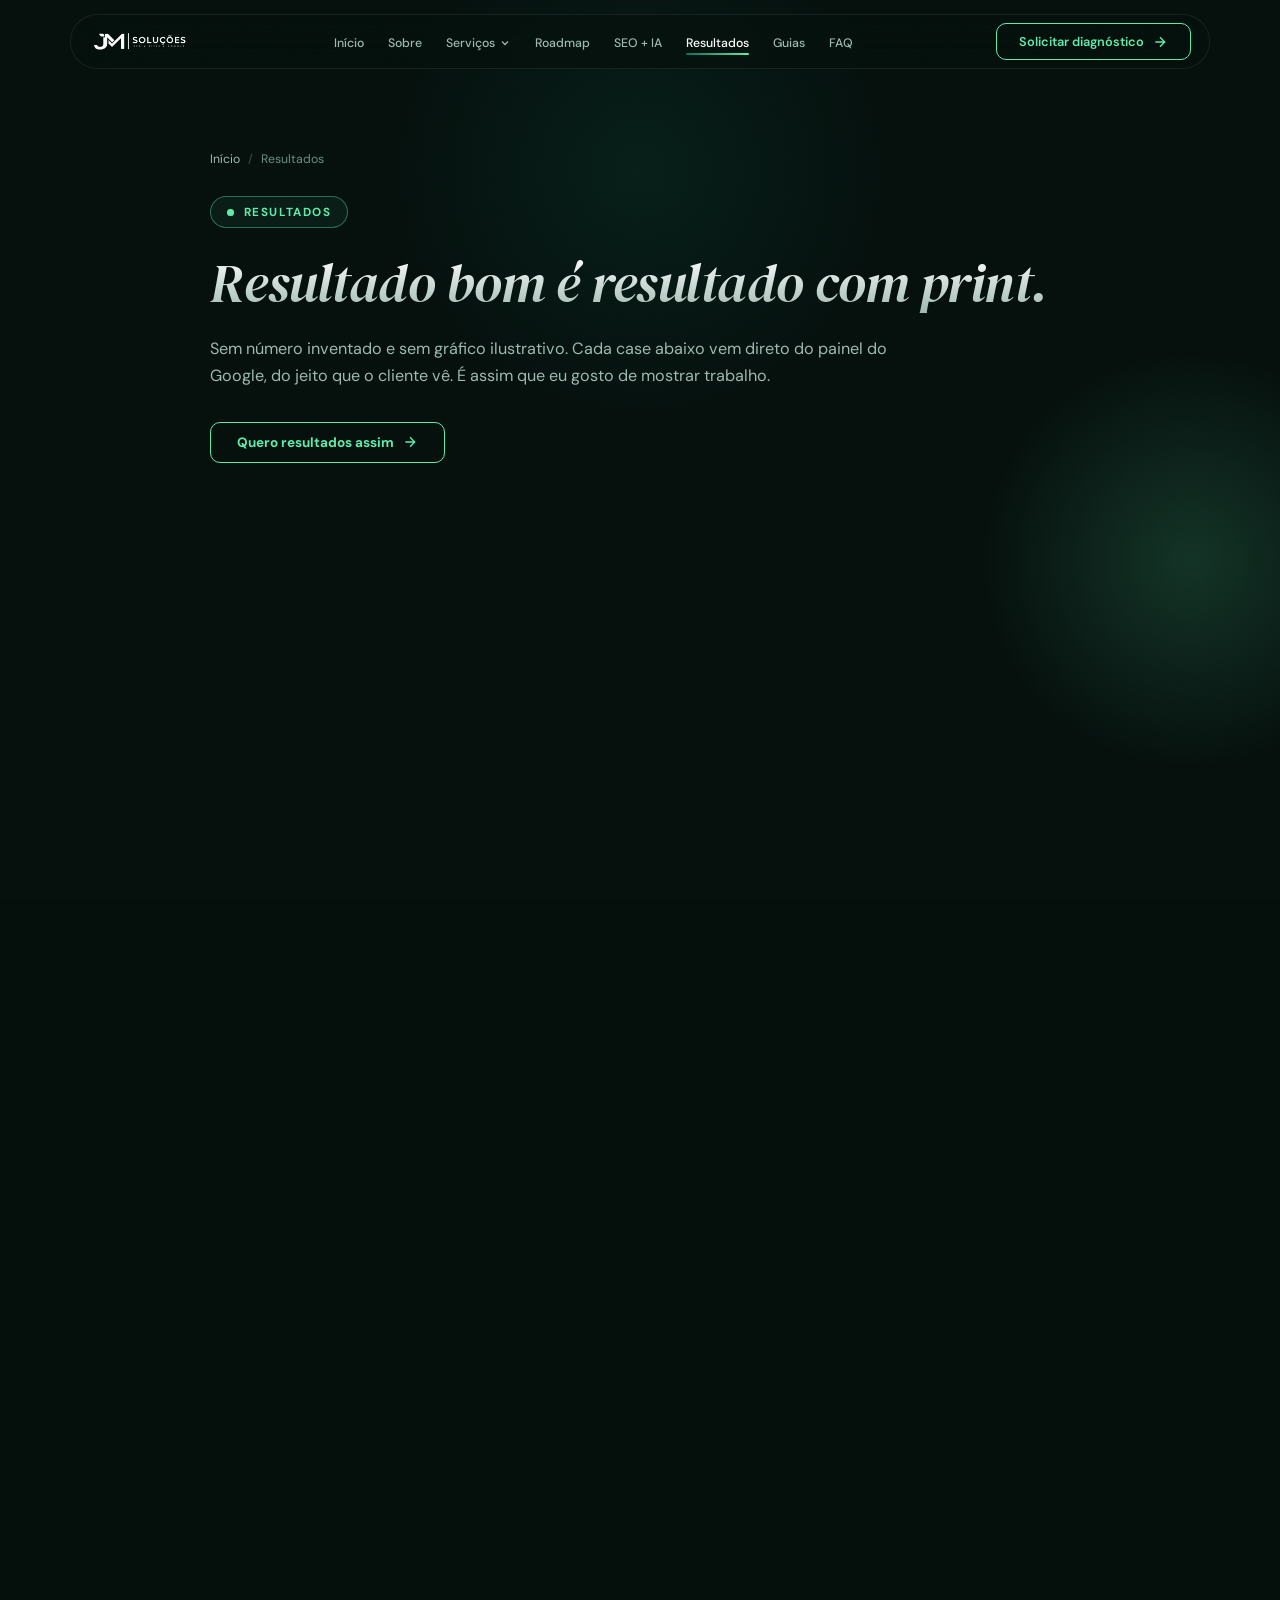
<file: resultados.html>
<!DOCTYPE html>
<html lang="pt-BR">
<head>
  <meta charset="UTF-8">
  <meta name="viewport" content="width=device-width, initial-scale=1.0">
  <title>Resultados de SEO e Google Meu Negócio | João Menini</title>
  <meta name="description" content="Resultados reais, com print: crescimento no Google, no Google Maps e nas IAs, além de depoimentos de clientes do consultor SEO João Menini.">

  <!-- OpenGraph Metadata -->
  <meta property="og:title" content="Resultados de SEO e Google Meu Negócio | João Menini">
  <meta property="og:description" content="Resultados reais, com print: crescimento no Google, no Google Maps e nas IAs, além de depoimentos de clientes do consultor SEO João Menini.">
  <meta property="og:type" content="website">
  <meta property="og:locale" content="pt_BR">
  <meta property="og:url" content="https://jmdev17.github.io/meusite/resultados.html">
  <link rel="canonical" href="https://jmdev17.github.io/meusite/resultados.html">

  <meta name="theme-color" content="#05100d">

  <!-- Fonts used above the fold, fetched in parallel with the CSS -->
  <link rel="preload" href="fonts/dm-serif-display-italic-latin.woff2" as="font" type="font/woff2" crossorigin>
  <link rel="preload" href="fonts/dm-sans-normal-latin.woff2" as="font" type="font/woff2" crossorigin>

  <!-- Favicon & Stylesheet (styles.min.css is generated from styles.css) -->
  <link rel="icon" type="image/avif" href="images/favicon.avif">
  <link rel="icon" type="image/png" href="images/favicon.png">
  <link rel="stylesheet" href="styles.min.css">
</head>
<body data-origin="pela página de Resultados" data-service="">

  <!-- Background Ambient Glow Spotlights -->
  <div class="ambient-glow-container">
    <div class="glow-orb glow-orb-indigo"></div>
    <div class="glow-orb glow-orb-cyan"></div>
    <div class="glow-orb glow-orb-violet"></div>
  </div>

  <!-- [ HEADER / NAVBAR ] -->
  <header>
    <nav class="navbar" id="navbar" aria-label="Navegação principal">
      <a href="index.html" class="logo">
        <img src="images/logo-390.avif" alt="JM Soluções" class="logo-img" width="330" height="110">
      </a>

      <ul class="nav-links">
        <li><a href="index.html">Início</a></li>
        <li><a href="index.html#sobre">Sobre</a></li>
        <li class="nav-dropdown">
          <button class="nav-dropdown-toggle" aria-expanded="false" aria-haspopup="true">Serviços <svg width="12" height="12" viewBox="0 0 24 24" fill="none" stroke="currentColor" stroke-width="2.5" aria-hidden="true"><polyline points="6 9 12 15 18 9"/></svg></button>
          <div class="nav-dropdown-menu">
            <a href="servicos/consultoria-seo.html">Consultoria SEO</a>
            <a href="servicos/auditoria-seo.html">Auditoria de SEO</a>
            <a href="servicos/google-meu-negocio.html">Google Meu Negócio</a>
            <a href="servicos/seo-local.html">SEO Local</a>
            <a href="servicos/criacao-de-sites.html">Criação de Sites</a>
            <a href="servicos/geo-seo-para-ia.html">GEO — SEO para IAs</a>
          </div>
        </li>
        <li><a href="index.html#roadmap">Roadmap</a></li>
        <li><a href="index.html#ia">SEO + IA</a></li>
        <li><a href="resultados.html" class="active">Resultados</a></li>
        <li><a href="guias/index.html">Guias</a></li>
        <li><a href="index.html#faq">FAQ</a></li>
      </ul>

      <button class="btn btn-primary open-modal-btn">
        Solicitar diagnóstico
        <svg width="16" height="16" viewBox="0 0 24 24" fill="none" stroke="currentColor" stroke-width="2" aria-hidden="true"><path d="M5 12h14M12 5l7 7-7 7"/></svg>
      </button>

      <button class="mobile-toggle" id="mobileToggle" aria-label="Abrir menu">
        <svg width="24" height="24" viewBox="0 0 24 24" fill="none" stroke="currentColor" stroke-width="2"><path d="M4 6h16M4 12h16M4 18h16"/></svg>
      </button>
    </nav>

    <!-- Mobile Drawer -->
    <div class="mobile-drawer" id="mobileDrawer">
      <button class="mobile-drawer-close" id="mobileDrawerClose" aria-label="Fechar menu">&times;</button>
      <a href="index.html" class="mobile-nav-link">Início</a>
      <a href="index.html#sobre" class="mobile-nav-link">Sobre</a>
      <div class="mobile-drawer-group">
        <span class="mobile-drawer-label">Serviços</span>
        <a href="servicos/consultoria-seo.html" class="mobile-nav-link">Consultoria SEO</a>
        <a href="servicos/auditoria-seo.html" class="mobile-nav-link">Auditoria de SEO</a>
        <a href="servicos/google-meu-negocio.html" class="mobile-nav-link">Google Meu Negócio</a>
        <a href="servicos/seo-local.html" class="mobile-nav-link">SEO Local</a>
        <a href="servicos/criacao-de-sites.html" class="mobile-nav-link">Criação de Sites</a>
        <a href="servicos/geo-seo-para-ia.html" class="mobile-nav-link">GEO — SEO para IAs</a>
      </div>
      <a href="index.html#roadmap" class="mobile-nav-link">Roadmap</a>
      <a href="index.html#ia" class="mobile-nav-link">SEO + IA</a>
      <a href="resultados.html" class="mobile-nav-link">Resultados</a>
      <a href="guias/index.html" class="mobile-nav-link">Guias</a>
      <a href="index.html#faq" class="mobile-nav-link">FAQ</a>
      <button class="btn btn-primary open-modal-btn" style="margin-top: 12px;">Solicitar diagnóstico</button>
    </div>
  </header>

  <main>
    <section class="page-hero section-relative">
      <div class="container">
        <nav aria-label="Você está em">
          <ol class="breadcrumb">
            <li><a href="index.html">Início</a></li>
            <li aria-current="page">Resultados</li>
          </ol>
        </nav>
        <div class="hero-kicker"><span class="pulse"></span> Resultados</div>
        <h1 class="page-title text-gradient">Resultado bom é resultado com print.</h1>
        <p class="page-lead">Sem número inventado e sem gráfico ilustrativo. Cada case abaixo vem direto do painel do Google, do jeito que o cliente vê. É assim que eu gosto de mostrar trabalho.</p>
        <div class="btn-row">
          <button class="btn btn-cyan open-modal-btn">Quero resultados assim <svg width="16" height="16" viewBox="0 0 24 24" fill="none" stroke="currentColor" stroke-width="2" aria-hidden="true"><path d="M5 12h14M12 5l7 7-7 7"/></svg></button>
        </div>
      </div>
    </section>

    <section class="section-padding section-relative" id="cases" style="padding-top: 20px;">
      <div class="container">
        <div class="guides-toolbar reveal">
          <h2 class="guides-toolbar-title">Cases com print</h2>
          <div class="guide-chips" role="group" aria-label="Filtrar resultados">
            <button class="guide-chip active" data-filter="all">Todos</button>
            <button class="guide-chip" data-filter="seo">SEO e sites</button>
            <button class="guide-chip" data-filter="gmb">Google Meu Negócio</button>
          </div>
        </div>
        <div class="cases-grid filterable">
          <article class="glass-card case-card" data-cat="seo">
            <div class="proof-media-box" role="button" tabindex="0" aria-label="Ampliar print: 7,13 mil aparições no Google em 6 meses." data-img-src="fotos/resultados/seo-6-meses.avif" data-img-alt="Google Search Console, últimos 6 meses: 129 cliques, 7,13 mil impressões, CTR de 1,8% e posição média 11,9" data-img-caption="SEO ORGÂNICO: Google Search Console, últimos 6 meses (abr–set 2026)">
              <div class="proof-img-frame">
                <img src="fotos/resultados/seo-6-meses.avif" alt="Google Search Console, últimos 6 meses: 129 cliques, 7,13 mil impressões, CTR de 1,8% e posição média 11,9" class="proof-img" loading="lazy" decoding="async" width="1095" height="430">
              </div>
              <div class="proof-expand-hint"><svg width="14" height="14" viewBox="0 0 24 24" fill="none" stroke="currentColor" stroke-width="2.2" aria-hidden="true"><polyline points="15 3 21 3 21 9"/><polyline points="9 21 3 21 3 15"/><line x1="21" y1="3" x2="14" y2="10"/><line x1="3" y1="21" x2="10" y2="14"/></svg><span>Ampliar print</span></div>
            </div>
            <div class="case-body">
              <div class="case-meta">
                <span class="proof-badge proof-badge-seo"><span class="proof-badge-dot"></span>SEO Orgânico</span>
                <span class="case-segment">Site institucional · 6 meses</span>
              </div>
              <h3>7,13 mil aparições no Google em 6 meses.</h3>
              <p>As impressões se multiplicaram a partir de julho e os cliques orgânicos chegam toda semana, sem pagar por anúncio.</p>
              <div class="case-stats">
              <div class="case-stat"><strong>7,13 mil</strong><span>impressões</span></div>
              <div class="case-stat"><strong>129</strong><span>cliques orgânicos</span></div>
              <div class="case-stat"><strong>11,9</strong><span>posição média</span></div>
              </div>
            </div>
          </article>
          <article class="glass-card case-card" data-cat="seo">
            <div class="proof-media-box" role="button" tabindex="0" aria-label="Ampliar print: Site novo com 2,65 mil impressões no primeiro mês." data-img-src="fotos/resultados/site-novo-30-dias.avif" data-img-alt="Google Search Console de um site novo desde 19 de agosto de 2026: 47 cliques, 2,65 mil impressões e posição média 6,4" data-img-caption="SITE NOVO: Google Search Console, primeiros 30 dias no ar">
              <div class="proof-img-frame">
                <img src="fotos/resultados/site-novo-30-dias.avif" alt="Google Search Console de um site novo desde 19 de agosto de 2026: 47 cliques, 2,65 mil impressões e posição média 6,4" class="proof-img" loading="lazy" decoding="async" width="1094" height="421">
              </div>
              <div class="proof-expand-hint"><svg width="14" height="14" viewBox="0 0 24 24" fill="none" stroke="currentColor" stroke-width="2.2" aria-hidden="true"><polyline points="15 3 21 3 21 9"/><polyline points="9 21 3 21 3 15"/><line x1="21" y1="3" x2="14" y2="10"/><line x1="3" y1="21" x2="10" y2="14"/></svg><span>Ampliar print</span></div>
            </div>
            <div class="case-body">
              <div class="case-meta">
                <span class="proof-badge proof-badge-ai"><span class="proof-badge-dot"></span>Site novo</span>
                <span class="case-segment">Site criado do zero · primeiros 30 dias</span>
              </div>
              <h3>Site novo com 2,65 mil impressões no primeiro mês.</h3>
              <p>Lançado em 19 de agosto, o site já aparece na primeira página do Google, com cliques desde a primeira semana.</p>
              <div class="case-stats">
              <div class="case-stat"><strong>2,65 mil</strong><span>impressões</span></div>
              <div class="case-stat"><strong>47</strong><span>cliques orgânicos</span></div>
              <div class="case-stat"><strong>6,4</strong><span>posição média</span></div>
              </div>
            </div>
          </article>
          <article class="glass-card case-card" data-cat="gmb">
            <div class="proof-media-box" role="button" tabindex="0" aria-label="Ampliar print: 1.312 interações no Google Maps em 6 meses." data-img-src="fotos/resultados/gmb-1312-interacoes.avif" data-img-alt="Desempenho do Perfil da Empresa no Google de abril a setembro de 2026: 1.312 interações, 230 em setembro" data-img-caption="GOOGLE MEU NEGÓCIO: 1.312 interações no perfil entre abril e setembro de 2026">
              <div class="proof-img-frame">
                <img src="fotos/resultados/gmb-1312-interacoes.avif" alt="Desempenho do Perfil da Empresa no Google de abril a setembro de 2026: 1.312 interações, 230 em setembro" class="proof-img" loading="lazy" decoding="async" width="879" height="506">
              </div>
              <div class="proof-expand-hint"><svg width="14" height="14" viewBox="0 0 24 24" fill="none" stroke="currentColor" stroke-width="2.2" aria-hidden="true"><polyline points="15 3 21 3 21 9"/><polyline points="9 21 3 21 3 15"/><line x1="21" y1="3" x2="14" y2="10"/><line x1="3" y1="21" x2="10" y2="14"/></svg><span>Ampliar print</span></div>
            </div>
            <div class="case-body">
              <div class="case-meta">
                <span class="proof-badge proof-badge-gmb"><span class="proof-badge-dot"></span>Google Meu Negócio</span>
                <span class="case-segment">Perfil da Empresa · abr–set 2026</span>
              </div>
              <h3>1.312 interações no Google Maps em 6 meses.</h3>
              <p>Ligações, mensagens, rotas e cliques no site vindos do perfil, crescendo mês a mês até 230 interações em setembro.</p>
              <div class="case-stats">
              <div class="case-stat"><strong>1.312</strong><span>interações</span></div>
              <div class="case-stat"><strong>230</strong><span>só em setembro</span></div>
              <div class="case-stat"><strong>6</strong><span>meses</span></div>
              </div>
            </div>
          </article>
          <article class="glass-card case-card" data-cat="seo">
            <div class="proof-media-box" role="button" tabindex="0" aria-label="Ampliar print: Primeira página do Google em 3 meses." data-img-src="fotos/resultados/seo-3-meses.avif" data-img-alt="Google Search Console, últimos 3 meses: 76 cliques, 4,22 mil impressões, CTR de 1,8% e posição média 6,4" data-img-caption="SEO ORGÂNICO: Google Search Console, últimos 3 meses (jun–set 2026)">
              <div class="proof-img-frame">
                <img src="fotos/resultados/seo-3-meses.avif" alt="Google Search Console, últimos 3 meses: 76 cliques, 4,22 mil impressões, CTR de 1,8% e posição média 6,4" class="proof-img" loading="lazy" decoding="async" width="1088" height="422">
              </div>
              <div class="proof-expand-hint"><svg width="14" height="14" viewBox="0 0 24 24" fill="none" stroke="currentColor" stroke-width="2.2" aria-hidden="true"><polyline points="15 3 21 3 21 9"/><polyline points="9 21 3 21 3 15"/><line x1="21" y1="3" x2="14" y2="10"/><line x1="3" y1="21" x2="10" y2="14"/></svg><span>Ampliar print</span></div>
            </div>
            <div class="case-body">
              <div class="case-meta">
                <span class="proof-badge proof-badge-seo"><span class="proof-badge-dot"></span>SEO Orgânico</span>
                <span class="case-segment">Site de serviços · 3 meses</span>
              </div>
              <h3>Primeira página do Google em 3 meses.</h3>
              <p>Posição média 6,4 nas pesquisas em que o site aparece, com as impressões subindo de forma constante desde julho.</p>
              <div class="case-stats">
              <div class="case-stat"><strong>4,22 mil</strong><span>impressões</span></div>
              <div class="case-stat"><strong>76</strong><span>cliques orgânicos</span></div>
              <div class="case-stat"><strong>6,4</strong><span>posição média</span></div>
              </div>
            </div>
          </article>
          <article class="glass-card case-card" data-cat="gmb">
            <div class="proof-media-box" role="button" tabindex="0" aria-label="Ampliar print: 938 interações no perfil, quase o dobro em setembro." data-img-src="fotos/resultados/gmb-938-interacoes.avif" data-img-alt="Desempenho do Perfil da Empresa no Google de abril a setembro de 2026: 938 interações, 211 em setembro" data-img-caption="GOOGLE MEU NEGÓCIO: 938 interações no perfil entre abril e setembro de 2026">
              <div class="proof-img-frame">
                <img src="fotos/resultados/gmb-938-interacoes.avif" alt="Desempenho do Perfil da Empresa no Google de abril a setembro de 2026: 938 interações, 211 em setembro" class="proof-img" loading="lazy" decoding="async" width="881" height="525">
              </div>
              <div class="proof-expand-hint"><svg width="14" height="14" viewBox="0 0 24 24" fill="none" stroke="currentColor" stroke-width="2.2" aria-hidden="true"><polyline points="15 3 21 3 21 9"/><polyline points="9 21 3 21 3 15"/><line x1="21" y1="3" x2="14" y2="10"/><line x1="3" y1="21" x2="10" y2="14"/></svg><span>Ampliar print</span></div>
            </div>
            <div class="case-body">
              <div class="case-meta">
                <span class="proof-badge proof-badge-gmb"><span class="proof-badge-dot"></span>Google Meu Negócio</span>
                <span class="case-segment">Perfil da Empresa · abr–set 2026</span>
              </div>
              <h3>938 interações no perfil, quase o dobro em setembro.</h3>
              <p>Depois da otimização, setembro fechou com 211 interações, praticamente o dobro de julho.</p>
              <div class="case-stats">
              <div class="case-stat"><strong>938</strong><span>interações</span></div>
              <div class="case-stat"><strong>211</strong><span>só em setembro</span></div>
              <div class="case-stat"><strong>2x</strong><span>vs. julho</span></div>
              </div>
            </div>
          </article>
          <article class="glass-card case-card" data-cat="gmb">
            <div class="proof-media-box" role="button" tabindex="0" aria-label="Ampliar print: De 0 a 113 interações por mês em 3 meses." data-img-src="fotos/resultados/gmb-perfil-novo-113.avif" data-img-alt="Perfil novo no Google Meu Negócio: zero interações até fevereiro de 2026 e 113 interações em maio de 2026" data-img-caption="GOOGLE MEU NEGÓCIO: perfil novo, de 0 a 113 interações por mês">
              <div class="proof-img-frame">
                <img src="fotos/resultados/gmb-perfil-novo-113.avif" alt="Perfil novo no Google Meu Negócio: zero interações até fevereiro de 2026 e 113 interações em maio de 2026" class="proof-img" loading="lazy" decoding="async" width="350" height="261">
              </div>
              <div class="proof-expand-hint"><svg width="14" height="14" viewBox="0 0 24 24" fill="none" stroke="currentColor" stroke-width="2.2" aria-hidden="true"><polyline points="15 3 21 3 21 9"/><polyline points="9 21 3 21 3 15"/><line x1="21" y1="3" x2="14" y2="10"/><line x1="3" y1="21" x2="10" y2="14"/></svg><span>Ampliar print</span></div>
            </div>
            <div class="case-body">
              <div class="case-meta">
                <span class="proof-badge proof-badge-gmb"><span class="proof-badge-dot"></span>Google Meu Negócio</span>
                <span class="case-segment">Perfil criado do zero</span>
              </div>
              <h3>De 0 a 113 interações por mês em 3 meses.</h3>
              <p>Perfil novo, sem nenhuma interação até fevereiro, chegou a 113 ligações, mensagens e rotas em maio.</p>
              <div class="case-stats">
              <div class="case-stat"><strong>0 → 113</strong><span>interações/mês</span></div>
              <div class="case-stat"><strong>3</strong><span>meses</span></div>
              </div>
            </div>
          </article>
          <article class="glass-card case-card" data-cat="gmb">
            <div class="proof-media-box" role="button" tabindex="0" aria-label="Ampliar print: 1º lugar no Google Maps no bairro." data-img-src="fotos/google-meu-negocio-top-1.avif" data-img-alt="Pesquisa no Google por clínica estética vista alegre rj mostrando a clínica atendida em primeiro lugar no pacote local" data-img-caption="GOOGLE MEU NEGÓCIO: 1º lugar no pacote local para “clínica estética vista alegre rj”">
              <div class="proof-img-frame">
                <img src="fotos/google-meu-negocio-top-1.avif" srcset="fotos/google-meu-negocio-top-1-640.avif 640w, fotos/google-meu-negocio-top-1.avif 1262w" sizes="(max-width: 700px) 92vw, 540px" alt="Pesquisa no Google por clínica estética vista alegre rj mostrando a clínica atendida em primeiro lugar no pacote local" class="proof-img" loading="lazy" decoding="async" width="1262" height="634">
              </div>
              <div class="proof-expand-hint"><svg width="14" height="14" viewBox="0 0 24 24" fill="none" stroke="currentColor" stroke-width="2.2" aria-hidden="true"><polyline points="15 3 21 3 21 9"/><polyline points="9 21 3 21 3 15"/><line x1="21" y1="3" x2="14" y2="10"/><line x1="3" y1="21" x2="10" y2="14"/></svg><span>Ampliar print</span></div>
            </div>
            <div class="case-body">
              <div class="case-meta">
                <span class="proof-badge proof-badge-gmb"><span class="proof-badge-dot"></span>Google Meu Negócio</span>
                <span class="case-segment">Clínica de estética · Vista Alegre, RJ</span>
              </div>
              <h3>1º lugar no Google Maps no bairro.</h3>
              <p>Primeira posição no pacote local para “clínica estética vista alegre rj”, à frente dos concorrentes, com nota 5,0.</p>
              <div class="case-stats">
              <div class="case-stat"><strong>1º</strong><span>no pacote local</span></div>
              <div class="case-stat"><strong>5,0</strong><span>nota média</span></div>
              <div class="case-stat"><strong>28</strong><span>avaliações</span></div>
              </div>
            </div>
          </article>
          <div class="glass-card case-cta-card">
            <span class="guide-cat">Seu negócio aqui</span>
            <h3>O próximo case pode ser o seu.</h3>
            <p>Faça o diagnóstico em 2 minutos e eu te mostro o que dá para conquistar no Google, no Maps e nas IAs.</p>
            <button class="btn btn-cyan open-modal-btn">Fazer meu diagnóstico <svg width="16" height="16" viewBox="0 0 24 24" fill="none" stroke="currentColor" stroke-width="2" aria-hidden="true"><path d="M5 12h14M12 5l7 7-7 7"/></svg></button>
          </div>
        </div>
      </div>
    </section>

    <hr class="section-divider">

    <section class="section-padding section-relative" id="depoimentos">
      <div class="container">
        <div class="section-header reveal">
          <div class="section-tag"><span class="dot"></span> Depoimentos</div>
          <h2 class="section-title text-gradient">
            Quem contratou, conta.
          </h2>
          <p class="section-subtitle">
            Mensagens e áudios reais que os clientes me mandaram no WhatsApp.
          </p>
        </div>

        <div class="testimonials-grid reveal-stagger">
          <figure class="glass-card testimonial-card">
            <div class="testimonial-media proof-media-box" role="button" tabindex="0" aria-label="Ampliar depoimento de Diogo Ferrari Cell" data-img-src="fotos/resultados/depoimento-diogo-ferrari-cell.avif" data-img-alt="Mensagem de WhatsApp do cliente Diogo Ferrari Cell contando que fechou 6 clientes indicados pelo ChatGPT e 12 pelo site em agosto" data-img-caption="DEPOIMENTO: Diogo Ferrari Cell">
              <img src="fotos/resultados/depoimento-diogo-ferrari-cell.avif" alt="Mensagem de WhatsApp do cliente Diogo Ferrari Cell contando que fechou 6 clientes indicados pelo ChatGPT e 12 pelo site em agosto" loading="lazy" width="846" height="276">
              <div class="proof-expand-hint"><svg width="14" height="14" viewBox="0 0 24 24" fill="none" stroke="currentColor" stroke-width="2.2" aria-hidden="true"><polyline points="15 3 21 3 21 9"/><polyline points="9 21 3 21 3 15"/><line x1="21" y1="3" x2="14" y2="10"/><line x1="3" y1="21" x2="10" y2="14"/></svg><span>Ampliar print</span></div>
            </div>
            <div class="testimonial-body">
              <span class="testimonial-highlight">18 clientes fechados em agosto</span>
              <blockquote>Este mês fomos muito indicados pelo ChatGPT, fechando 6 clientes efetivos! Nosso site também está com ótimos resultados, conseguimos fechar 12 clientes.</blockquote>
              <figcaption>
                <span class="guide-avatar" aria-hidden="true">DF</span>
                <span><strong>Diogo Ferrari Cell</strong><small>Site + presença nas IAs</small></span>
              </figcaption>
            </div>
          </figure>
          <figure class="glass-card testimonial-card">
            <div class="testimonial-media audio">
              <div class="voice-note" data-voice>
                <button class="voice-play" type="button" aria-label="Ouvir depoimento em áudio">
                  <svg class="i-play" width="18" height="18" viewBox="0 0 24 24" fill="currentColor" aria-hidden="true"><path d="M8 5v14l11-7z"/></svg>
                  <svg class="i-pause" width="18" height="18" viewBox="0 0 24 24" fill="currentColor" aria-hidden="true"><path d="M6 5h4v14H6zM14 5h4v14h-4z"/></svg>
                </button>
                <div class="voice-wave" aria-hidden="true"><span style="--h:97%"></span><span style="--h:77%"></span><span style="--h:58%"></span><span style="--h:70%"></span><span style="--h:79%"></span><span style="--h:50%"></span><span style="--h:86%"></span><span style="--h:68%"></span><span style="--h:74%"></span><span style="--h:73%"></span><span style="--h:51%"></span><span style="--h:86%"></span><span style="--h:37%"></span><span style="--h:85%"></span><span style="--h:100%"></span><span style="--h:57%"></span><span style="--h:73%"></span><span style="--h:95%"></span><span style="--h:47%"></span><span style="--h:96%"></span><span style="--h:70%"></span><span style="--h:62%"></span><span style="--h:88%"></span><span style="--h:70%"></span><span style="--h:32%"></span><span style="--h:84%"></span><span style="--h:100%"></span><span style="--h:13%"></span><span style="--h:77%"></span><span style="--h:92%"></span><span style="--h:47%"></span><span style="--h:75%"></span><span style="--h:76%"></span><span style="--h:86%"></span><span style="--h:77%"></span><span style="--h:40%"></span><span style="--h:75%"></span><span style="--h:45%"></span><span style="--h:83%"></span><span style="--h:60%"></span><span style="--h:74%"></span><span style="--h:57%"></span></div>
                <span class="voice-time">0:28</span>
                <audio preload="none" src="audios/depoimento-cliente-loja.m4a"></audio>
              </div>
            </div>
            <div class="testimonial-body">
              <span class="testimonial-highlight">“Tô tendo bastante chamada no WhatsApp”</span>
              <blockquote>Antes de você mexer na loja, tava travado, não tinha muitas ligações. Claro que nada vem do dia pra noite, mas graças a Deus e ao seu trabalho, tô tendo bastante chamada no WhatsApp.</blockquote>
              <details class="testimonial-transcript">
                <summary>Ler transcrição completa</summary>
                <p>Oi, João, tudo bem? Hoje eu vou passar aqui pra agradecer você e o seu trabalho. Antes de você mexer na loja, tava travado, não tinha muitas ligações. Ligações no WhatsApp não tinha. E graças a Deus, depois… claro que nada vem do dia pra noite, mas graças a Deus e ao seu trabalho, tô tendo bastante chamada, bastante chamada no WhatsApp. E agradeço fortemente o seu trabalho. Hoje em dia, pra quem é prestador de serviço, pra quem tem comércio, tem que ter um gestor que esteja preparado pra nos auxiliar e nos ajudar, porque não é fácil.</p>
              </details>
              <figcaption>
                <span class="guide-avatar" aria-hidden="true"><svg width="18" height="18" viewBox="0 0 24 24" fill="none" stroke="currentColor" stroke-width="2"><path d="M21 11.5a8.38 8.38 0 0 1-9 8.5 8.5 8.5 0 0 1-4-1L3 20l1.1-4A8.38 8.38 0 0 1 3 11.5 8.5 8.5 0 0 1 12 3a8.38 8.38 0 0 1 9 8.5z"/></svg></span>
                <span><strong>Dono de loja atendida</strong><small>Depoimento em áudio pelo WhatsApp</small></span>
              </figcaption>
            </div>
          </figure>
          <figure class="glass-card testimonial-card">
            <div class="testimonial-media proof-media-box" role="button" tabindex="0" aria-label="Ampliar depoimento de Cliente de criação de site + SEO" data-img-src="fotos/resultados/depoimento-cliente-organico.avif" data-img-alt="Mensagens de WhatsApp de cliente contando que chegou mais um cliente pelo Google orgânico e agradecendo pela entrega do site" data-img-caption="DEPOIMENTO: Cliente de criação de site + SEO">
              <img src="fotos/resultados/depoimento-cliente-organico.avif" alt="Mensagens de WhatsApp de cliente contando que chegou mais um cliente pelo Google orgânico e agradecendo pela entrega do site" loading="lazy" width="300" height="141">
              <div class="proof-expand-hint"><svg width="14" height="14" viewBox="0 0 24 24" fill="none" stroke="currentColor" stroke-width="2.2" aria-hidden="true"><polyline points="15 3 21 3 21 9"/><polyline points="9 21 3 21 3 15"/><line x1="21" y1="3" x2="14" y2="10"/><line x1="3" y1="21" x2="10" y2="14"/></svg><span>Ampliar print</span></div>
            </div>
            <div class="testimonial-body">
              <span class="testimonial-highlight">“Pingou mais um cliente, pelo orgânico”</span>
              <blockquote>Pingou mais um cliente… pelo orgânico. Agradeço pela tua confiança, pela tua entrega do site. Os clientes chegando até o WhatsApp, tudo andando bem. Tô bem empolgado!</blockquote>
              <figcaption>
                <span class="guide-avatar" aria-hidden="true"><svg width="18" height="18" viewBox="0 0 24 24" fill="none" stroke="currentColor" stroke-width="2"><path d="M21 11.5a8.38 8.38 0 0 1-9 8.5 8.5 8.5 0 0 1-4-1L3 20l1.1-4A8.38 8.38 0 0 1 3 11.5 8.5 8.5 0 0 1 12 3a8.38 8.38 0 0 1 9 8.5z"/></svg></span>
                <span><strong>Cliente de criação de site + SEO</strong><small>Novo cliente vindo do Google</small></span>
              </figcaption>
            </div>
          </figure>
        </div>
      </div>
    </section>

    <hr class="section-divider">

    <section class="section-padding section-relative">
      <div class="container">
        <div class="section-header reveal">
          <div class="section-tag"><span class="dot"></span> Sites desenvolvidos</div>
          <h2 class="section-title text-gradient">
            Projetos construídos para serem encontrados.
          </h2>
          <p class="section-subtitle">
            Sites no ar, criados do zero com SEO desde a primeira linha. Clique para visitar.
          </p>
        </div>

        <div class="projects-grid reveal-stagger">
          <a class="glass-card project-card" href="https://institutodulcerodrigues.com.br/" target="_blank" rel="noopener">
            <div class="project-image-wrapper">
              <img src="images/projeto-institutodulcerodrigues.avif" srcset="images/projeto-institutodulcerodrigues-720.avif 720w, images/projeto-institutodulcerodrigues.avif 1440w" sizes="(max-width: 992px) 92vw, 360px" alt="Página inicial do site Instituto Dulce Rodrigues" width="1440" height="810" loading="lazy" decoding="async">
            </div>
            <div class="project-content">
              <div>
                <h3 class="project-name">Instituto Dulce Rodrigues</h3>
                <p class="project-segment">Clínica de estética · Vista Alegre, RJ</p>
                <div class="project-tags"><span class="project-tag">Site</span><span class="project-tag">SEO</span><span class="project-tag">Google Meu Negócio</span><span class="project-tag">GEO</span></div>
              </div>
              <span class="project-link"><span>institutodulcerodrigues.com.br</span> Ver site no ar <svg width="14" height="14" viewBox="0 0 24 24" fill="none" stroke="currentColor" stroke-width="2" aria-hidden="true"><path d="M7 17 17 7M8 7h9v9"/></svg></span>
            </div>
          </a>
          <a class="glass-card project-card" href="https://ferraricellsp.com.br/" target="_blank" rel="noopener">
            <div class="project-image-wrapper">
              <img src="images/projeto-ferraricellsp.avif" srcset="images/projeto-ferraricellsp-720.avif 720w, images/projeto-ferraricellsp.avif 1440w" sizes="(max-width: 992px) 92vw, 360px" alt="Página inicial do site Ferrari Cell" width="1440" height="810" loading="lazy" decoding="async">
            </div>
            <div class="project-content">
              <div>
                <h3 class="project-name">Ferrari Cell</h3>
                <p class="project-segment">Assistência técnica Apple · Pindamonhangaba, SP</p>
                <div class="project-tags"><span class="project-tag">Site</span><span class="project-tag">SEO</span><span class="project-tag">GEO</span></div>
              </div>
              <span class="project-link"><span>ferraricellsp.com.br</span> Ver site no ar <svg width="14" height="14" viewBox="0 0 24 24" fill="none" stroke="currentColor" stroke-width="2" aria-hidden="true"><path d="M7 17 17 7M8 7h9v9"/></svg></span>
            </div>
          </a>
          <a class="glass-card project-card" href="https://uniquemoveisplanejados.com.br/" target="_blank" rel="noopener">
            <div class="project-image-wrapper">
              <img src="images/projeto-uniquemoveisplanejados.avif" srcset="images/projeto-uniquemoveisplanejados-720.avif 720w, images/projeto-uniquemoveisplanejados.avif 1440w" sizes="(max-width: 992px) 92vw, 360px" alt="Página inicial do site Unique Móveis Planejados" width="1440" height="810" loading="lazy" decoding="async">
            </div>
            <div class="project-content">
              <div>
                <h3 class="project-name">Unique Móveis Planejados</h3>
                <p class="project-segment">Móveis planejados · Resende e Volta Redonda, RJ</p>
                <div class="project-tags"><span class="project-tag">Site</span><span class="project-tag">SEO</span><span class="project-tag">GEO</span></div>
              </div>
              <span class="project-link"><span>uniquemoveisplanejados.com.br</span> Ver site no ar <svg width="14" height="14" viewBox="0 0 24 24" fill="none" stroke="currentColor" stroke-width="2" aria-hidden="true"><path d="M7 17 17 7M8 7h9v9"/></svg></span>
            </div>
          </a>
        </div>
      </div>
    </section>

    <hr class="section-divider">

    <section class="section-padding section-relative">
      <div class="container">
        <div class="section-header reveal">
          <div class="section-tag"><span class="dot"></span> Por trás dos números</div>
          <h2 class="section-title text-gradient">
            O que esses cases têm em comum.
          </h2>
        </div>

        <div class="process-grid reveal-stagger">
          <div class="glass-card process-card">
            <div class="process-number">01</div>
            <h3 class="process-title">BASE ARRUMADA PRIMEIRO</h3>
            <p class="process-desc">Antes de qualquer conteúdo novo, o site e o perfil no Google foram corrigidos. Sem base, nada se sustenta.</p>
          </div>
          <div class="glass-card process-card">
            <div class="process-number">02</div>
            <h3 class="process-title">FOCO EM PESQUISA DE COMPRA</h3>
            <p class="process-desc">Nada de brigar por termo genérico: o alvo sempre foram as pesquisas com cara de orçamento.</p>
          </div>
          <div class="glass-card process-card">
            <div class="process-number">03</div>
            <h3 class="process-title">CONSTÂNCIA, NÃO TRUQUE</h3>
            <p class="process-desc">Os ganhos vieram de ajustes feitos todo mês, com decisões baseadas nos números.</p>
          </div>
        </div>
      </div>
    </section>

    <section class="section-padding section-relative" style="padding-top: 0;">
      <div class="container">
        <div class="cta-final-box reveal-scale">
          <h2 class="cta-final-title text-gradient">O próximo print pode ser o seu.</h2>
          <p class="cta-final-subtitle">Me conta onde sua empresa está hoje e eu te mostro o que dá para conquistar no Google, no Maps e nas IAs.</p>
          <button class="btn btn-cyan open-modal-btn" style="font-size: 1.05rem; padding: 16px 36px;">Solicitar diagnóstico <svg width="16" height="16" viewBox="0 0 24 24" fill="none" stroke="currentColor" stroke-width="2" aria-hidden="true"><path d="M5 12h14M12 5l7 7-7 7"/></svg></button>
          <a href="https://wa.me/5512988978125" class="btn btn-secondary btn-wa cta-wa" data-wa target="_blank" rel="noopener"><svg width="16" height="16" viewBox="0 0 24 24" fill="currentColor" aria-hidden="true"><path d="M17.47 14.38c-.3-.15-1.76-.87-2.03-.97-.27-.1-.47-.15-.67.15-.2.3-.77.97-.94 1.17-.17.2-.35.22-.64.07-.3-.15-1.26-.46-2.4-1.48-.89-.79-1.49-1.77-1.66-2.07-.17-.3-.02-.46.13-.61.13-.13.3-.35.45-.52.15-.17.2-.3.3-.5.1-.2.05-.37-.02-.52-.08-.15-.67-1.61-.92-2.2-.24-.58-.49-.5-.67-.51h-.57c-.2 0-.52.07-.79.37-.27.3-1.04 1.02-1.04 2.48s1.07 2.88 1.21 3.08c.15.2 2.1 3.2 5.08 4.49.71.31 1.26.49 1.69.63.71.23 1.36.2 1.87.12.57-.08 1.76-.72 2.01-1.41.25-.7.25-1.29.17-1.41-.07-.12-.27-.2-.57-.35zM12.04 21.5h-.01a9.45 9.45 0 0 1-4.82-1.32l-.35-.2-3.58.94.96-3.49-.23-.36a9.43 9.43 0 0 1-1.45-5.03c0-5.22 4.25-9.47 9.48-9.47 2.53 0 4.91.99 6.7 2.78a9.41 9.41 0 0 1 2.77 6.7c0 5.23-4.25 9.45-9.47 9.45zm8.06-17.52A11.32 11.32 0 0 0 12.04.65C5.76.65.64 5.76.64 12.04c0 2.01.52 3.97 1.52 5.7L.54 23.65l6.05-1.59a11.37 11.37 0 0 0 5.44 1.39h.01c6.28 0 11.39-5.11 11.39-11.39 0-3.04-1.18-5.9-3.33-8.05z"/></svg> Chamar no WhatsApp</a>
        </div>
      </div>
    </section>
  </main>

  <!-- [ FOOTER ] -->
  <footer class="footer">
    <div class="container">
      <div class="footer-grid">
        <div class="footer-brand">
          <a href="index.html" class="logo">
            <img src="images/logo-390.avif" alt="JM Soluções" class="logo-img" width="330" height="110">
          </a>
          <p>
            João Menini, consultor SEO. Faço empresas de serviço serem a resposta quando alguém pesquisa no Google, no Maps ou numa IA.
          </p>
        </div>

        <div class="footer-column">
          <h4>SERVIÇOS</h4>
          <ul>
            <li><a href="servicos/consultoria-seo.html">Consultoria SEO</a></li>
            <li><a href="servicos/auditoria-seo.html">Auditoria de SEO</a></li>
            <li><a href="servicos/google-meu-negocio.html">Google Meu Negócio</a></li>
            <li><a href="servicos/seo-local.html">SEO Local</a></li>
            <li><a href="servicos/criacao-de-sites.html">Criação de Sites</a></li>
            <li><a href="servicos/geo-seo-para-ia.html">GEO — SEO para IAs</a></li>
          </ul>
        </div>

        <div class="footer-column">
          <h4>PÁGINAS</h4>
          <ul>
            <li><a href="index.html">Início</a></li>
            <li><a href="index.html#sobre">Quem é João Menini</a></li>
            <li><a href="index.html#roadmap">Roadmap</a></li>
            <li><a href="resultados.html">Resultados</a></li>
            <li><a href="guias/index.html">Guias</a></li>
            <li><a href="index.html#faq">Perguntas frequentes</a></li>
          </ul>
        </div>

        <div class="footer-column">
          <h4>CONTATO</h4>
          <ul>
            <li><a href="#" class="open-modal-btn">Solicitar diagnóstico</a></li>
            <li><a href="https://wa.me/5512988978125" data-wa target="_blank" rel="noopener">WhatsApp (12) 98897-8125</a></li>
            <li><a href="https://instagram.com" target="_blank" rel="noopener">Instagram</a></li>
          </ul>
        </div>
      </div>

      <div class="footer-bottom">
        <div>© 2026 JM Soluções · João Menini. Todos os direitos reservados.</div>
        <div class="footer-legal"><a href="politica-de-privacidade.html">Política de Privacidade</a> · <a href="termos-de-uso.html">Termos de Uso</a></div>
      </div>
    </div>
  </footer>

  <!-- Floating diagnosis CTA -->
  <button class="diag-float open-modal-btn" aria-label="Solicitar diagnóstico">
    Solicitar diagnóstico <svg width="16" height="16" viewBox="0 0 24 24" fill="none" stroke="currentColor" stroke-width="2" aria-hidden="true"><path d="M5 12h14M12 5l7 7-7 7"/></svg>
  </button>

  <!-- DIAGNÓSTICO MODAL (multi-step → WhatsApp) -->
  <div class="modal-overlay" id="contactModal" role="dialog" aria-modal="true" aria-labelledby="diagTitle">
    <div class="modal-content diag-modal">
      <button class="modal-close" id="modalClose" aria-label="Fechar">&times;</button>

      <div class="diag-head">
        <span class="diag-kicker">Diagnóstico gratuito · 2 minutos</span>
        <h3 class="modal-title text-gradient" id="diagTitle">Me conta sobre a sua empresa.</h3>
        <p class="modal-desc">São 4 passos rápidos. No final, suas respostas vão direto para o meu WhatsApp e eu te respondo pessoalmente.</p>
        <div class="diag-progress"><span class="diag-progress-bar" id="diagProgress"></span></div>
        <div class="diag-step-label" id="diagStepLabel">Etapa 1 de 4</div>
      </div>

      <form id="leadForm" novalidate>
        <fieldset class="diag-step active">
          <legend>Sua empresa</legend>
          <p class="diag-hint">Para eu saber com quem estou falando.</p>
          <div class="form-group">
            <label for="diagEmpresa">Nome da empresa</label>
            <input type="text" id="diagEmpresa" name="empresa" class="form-control" placeholder="Ex: Clínica Sorriso" required>
          </div>
          <div class="form-row">
            <div class="form-group">
              <label for="diagSegmento">Segmento</label>
              <input type="text" id="diagSegmento" name="segmento" class="form-control" placeholder="Ex: Odontologia" required>
            </div>
            <div class="form-group">
              <label for="diagCidade">Cidade e estado</label>
              <input type="text" id="diagCidade" name="cidade" class="form-control" placeholder="Ex: Rio de Janeiro, RJ" required>
            </div>
          </div>
        </fieldset>

        <fieldset class="diag-step">
          <legend>Como está a sua empresa hoje?</legend>
          <p class="diag-hint">Não precisa saber qual serviço contratar. Descobrir isso é o meu trabalho.</p>
          <div class="form-group">
            <span class="diag-label">Como os clientes chegam até você hoje? <small>(pode marcar mais de uma)</small></span>
            <div class="diag-chips" data-require-one data-require-msg="Marque pelo menos uma opção."><label class="diag-chip"><input type="checkbox" name="canais" value="Indicação"><span>Indicação</span></label><label class="diag-chip"><input type="checkbox" name="canais" value="Instagram / redes sociais"><span>Instagram / redes sociais</span></label><label class="diag-chip"><input type="checkbox" name="canais" value="Pesquisa no Google"><span>Pesquisa no Google</span></label><label class="diag-chip"><input type="checkbox" name="canais" value="Google Maps"><span>Google Maps</span></label><label class="diag-chip"><input type="checkbox" name="canais" value="Anúncios pagos"><span>Anúncios pagos</span></label><label class="diag-chip"><input type="checkbox" name="canais" value="Ainda não chegam de forma constante"><span>Ainda não chegam de forma constante</span></label></div>
          </div>
          <div class="form-group">
            <span class="diag-label">O que mais te incomoda hoje?</span>
            <div class="diag-options"><label class="diag-option"><input type="radio" name="desafio" value="Quase ninguém me encontra no Google" required><span><strong>Quase ninguém me encontra no Google</strong><small>Quem pesquisa pelo meu serviço encontra o concorrente.</small></span></label><label class="diag-option"><input type="radio" name="desafio" value="Apareço, mas pouca gente entra em contato" required><span><strong>Apareço, mas pouca gente entra em contato</strong><small>Tenho visitas ou visualizações, mas poucos pedidos.</small></span></label><label class="diag-option"><input type="radio" name="desafio" value="Não tenho site ou meu site está desatualizado" required><span><strong>Não tenho site ou meu site está desatualizado</strong><small>Preciso de uma presença que passe confiança.</small></span></label><label class="diag-option"><input type="radio" name="desafio" value="Dependo demais de indicação ou de anúncios" required><span><strong>Dependo demais de indicação ou de anúncios</strong><small>Quero um canal que traga clientes todo mês.</small></span></label><label class="diag-option"><input type="radio" name="desafio" value="Não sei ao certo, quero uma análise" required><span><strong>Não sei ao certo, quero uma análise</strong><small>Quero entender onde estão as oportunidades.</small></span></label></div>
          </div>
          <input type="hidden" name="servico" id="diagService">
        </fieldset>

        <fieldset class="diag-step">
          <legend>Onde você está hoje</legend>
          <p class="diag-hint">Isso me ajuda a chegar na conversa já com algumas ideias.</p>
          <div class="form-group">
            <label for="diagSite">URL do site (se houver)</label>
            <input type="text" id="diagSite" name="site" class="form-control" placeholder="www.suaempresa.com.br">
          </div>
          <div class="form-row">
            <div class="form-group">
              <label for="diagInvest">Investimento previsto</label>
              <select id="diagInvest" name="investimento" class="form-control" required><option value="" disabled selected>Selecione</option><option value="Ainda estou avaliando">Ainda estou avaliando</option><option value="Até R$ 1.500/mês">Até R$ 1.500/mês</option><option value="R$ 1.500 a R$ 3.000/mês">R$ 1.500 a R$ 3.000/mês</option><option value="Acima de R$ 3.000/mês">Acima de R$ 3.000/mês</option></select>
            </div>
            <div class="form-group">
              <label for="diagJaInveste">Já investe em SEO?</label>
              <select id="diagJaInveste" name="investe_seo" class="form-control" required><option value="" disabled selected>Selecione</option><option value="Sim, com agência ou profissional">Sim, com agência ou profissional</option><option value="Sim, faço por conta própria">Sim, faço por conta própria</option><option value="Não, ainda não invisto">Não, ainda não invisto</option></select>
            </div>
          </div>
          <div class="form-group">
            <label for="diagContexto">Contexto adicional (opcional)</label>
            <textarea id="diagContexto" name="contexto" class="form-control" rows="3" placeholder="Conte o que está acontecendo hoje, concorrentes, metas..."></textarea>
          </div>
        </fieldset>

        <fieldset class="diag-step">
          <legend>Para onde eu te respondo?</legend>
          <p class="diag-hint">Uso seus dados só para responder você. Nada de lista de e-mail. <a href="politica-de-privacidade.html" target="_blank" rel="noopener">Ver política de privacidade</a></p>
          <div class="form-group">
            <label for="diagNome">Seu nome</label>
            <input type="text" id="diagNome" name="nome" class="form-control" placeholder="Ex: Rodrigo Silva" required autocomplete="name">
          </div>
          <div class="form-row">
            <div class="form-group">
              <label for="diagWhats">WhatsApp</label>
              <input type="tel" id="diagWhats" name="whatsapp" class="form-control" placeholder="(00) 90000-0000" required autocomplete="tel">
            </div>
            <div class="form-group">
              <label for="diagEmail">E-mail (opcional)</label>
              <input type="email" id="diagEmail" name="email" class="form-control" placeholder="voce@empresa.com" autocomplete="email">
            </div>
          </div>
        </fieldset>

        <div class="diag-nav">
          <button type="button" class="btn btn-secondary" id="diagBack" hidden>Voltar</button>
          <button type="button" class="btn btn-primary" id="diagNext">Continuar <svg width="16" height="16" viewBox="0 0 24 24" fill="none" stroke="currentColor" stroke-width="2" aria-hidden="true"><path d="M5 12h14M12 5l7 7-7 7"/></svg></button>
          <button type="submit" class="btn btn-cyan" id="diagSubmit" hidden>Enviar diagnóstico <svg width="16" height="16" viewBox="0 0 24 24" fill="none" stroke="currentColor" stroke-width="2" aria-hidden="true"><path d="M5 12h14M12 5l7 7-7 7"/></svg></button>
        </div>
        <p class="diag-privacy">Quem responde é o próprio João Menini.</p>
        <p class="diag-alt">Prefere ir direto? <a href="https://wa.me/5512988978125" data-wa target="_blank" rel="noopener">Chamar no WhatsApp</a></p>
      </form>

      <div class="diag-success" id="diagSuccess" role="status">
        <div class="diag-success-icon">
          <svg width="26" height="26" viewBox="0 0 24 24" fill="none" stroke="currentColor" stroke-width="2.5"><polyline points="20 6 9 17 4 12"/></svg>
        </div>
        <h3>Pronto! Agora é só enviar.</h3>
        <p>Abri o WhatsApp com as suas respostas. É só apertar enviar. Se a janela não abriu, use o botão abaixo.</p>
        <a href="#" class="btn btn-cyan" id="diagWhatsLink" target="_blank" rel="noopener">Abrir WhatsApp <svg width="16" height="16" viewBox="0 0 24 24" fill="none" stroke="currentColor" stroke-width="2" aria-hidden="true"><path d="M5 12h14M12 5l7 7-7 7"/></svg></a>
      </div>
    </div>
  </div>

  <!-- PROOF IMAGE LIGHTBOX MODAL -->
  <div class="proof-lightbox" id="proofLightbox" role="dialog" aria-modal="true" aria-hidden="true" aria-label="Visualização do print ampliado">
    <div class="proof-lightbox-backdrop" id="proofLightboxBackdrop"></div>
    <div class="proof-lightbox-container">
      <button class="proof-lightbox-close" id="proofLightboxClose" aria-label="Fechar visualização">
        <svg width="20" height="20" viewBox="0 0 24 24" fill="none" stroke="currentColor" stroke-width="2.5"><line x1="18" y1="6" x2="6" y2="18"/><line x1="6" y1="6" x2="18" y2="18"/></svg>
      </button>
      <div class="proof-lightbox-body">
        <img alt="" class="proof-lightbox-img" id="proofLightboxImg">
        <div class="proof-lightbox-caption" id="proofLightboxCaption"></div>
      </div>
    </div>
  </div>

  <!-- JavaScript App Logic -->
  <script src="app.js" defer></script>
</body>
</html>
</file>
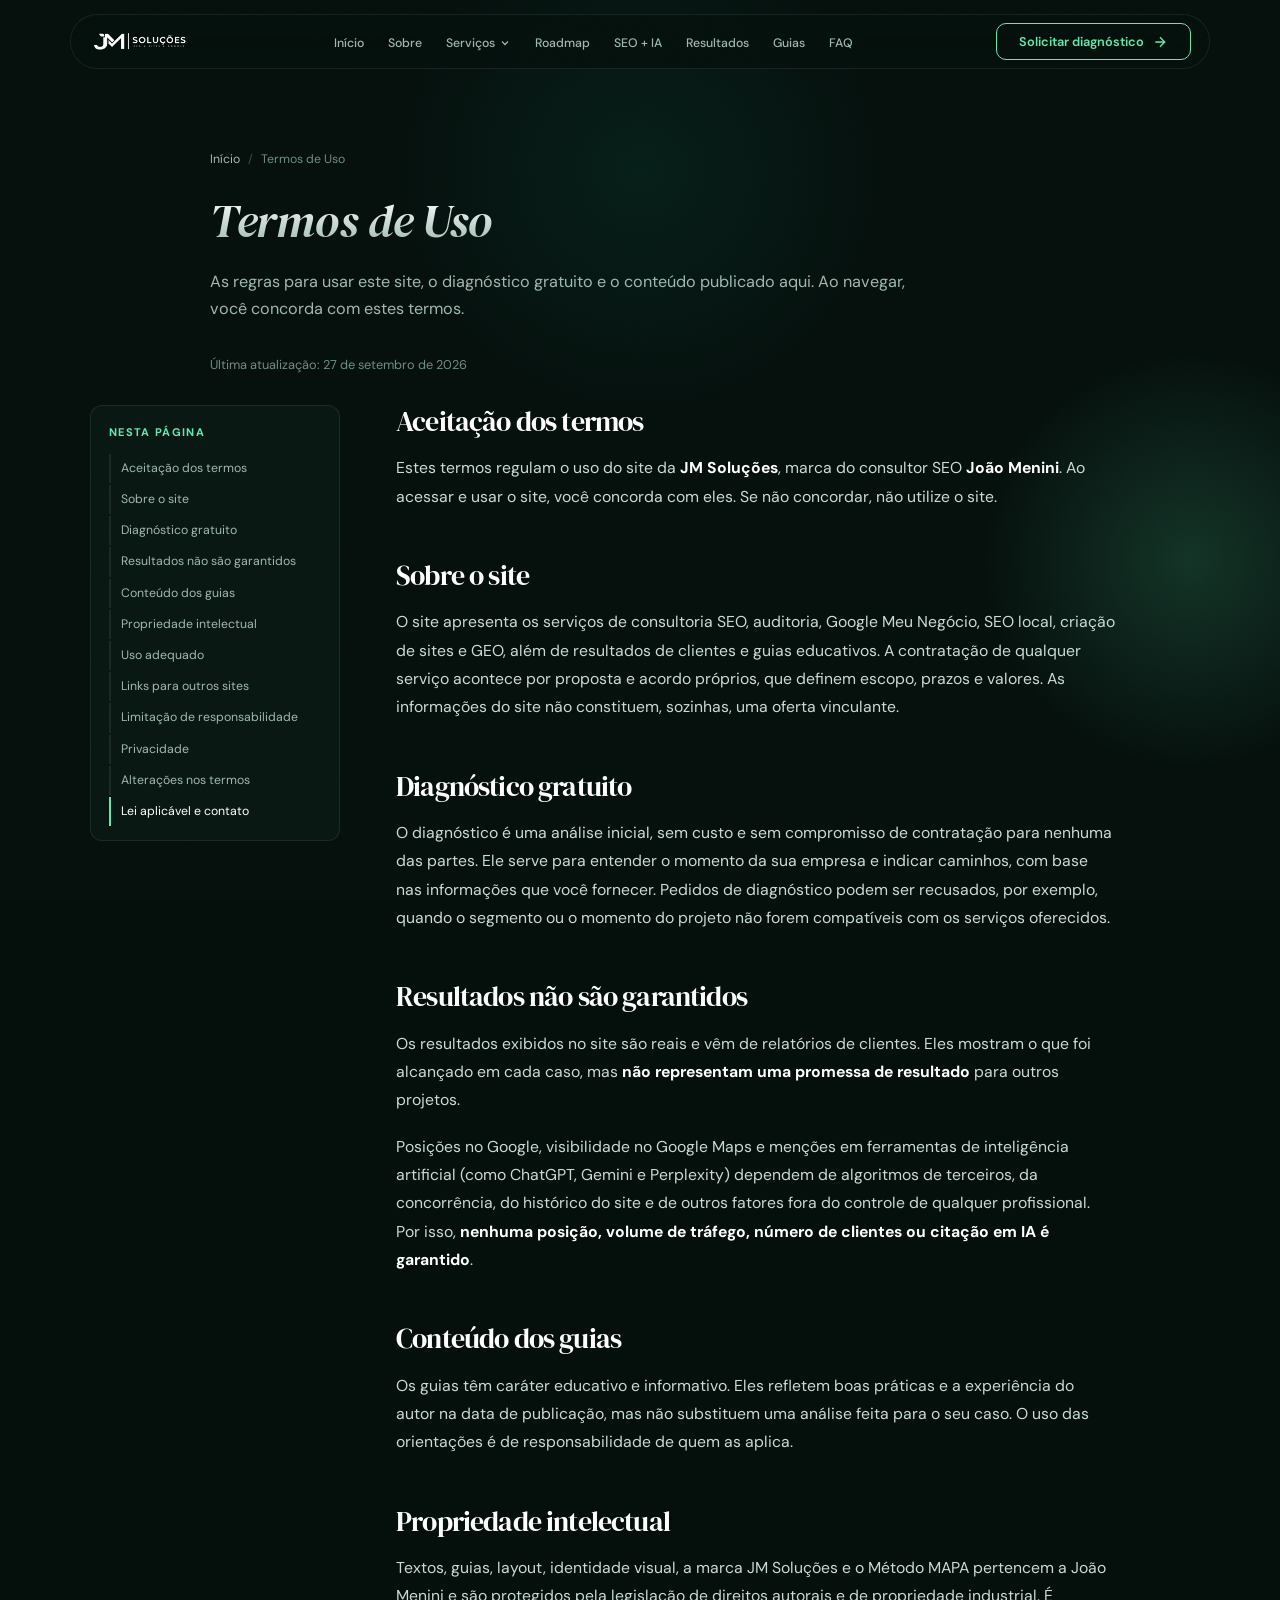
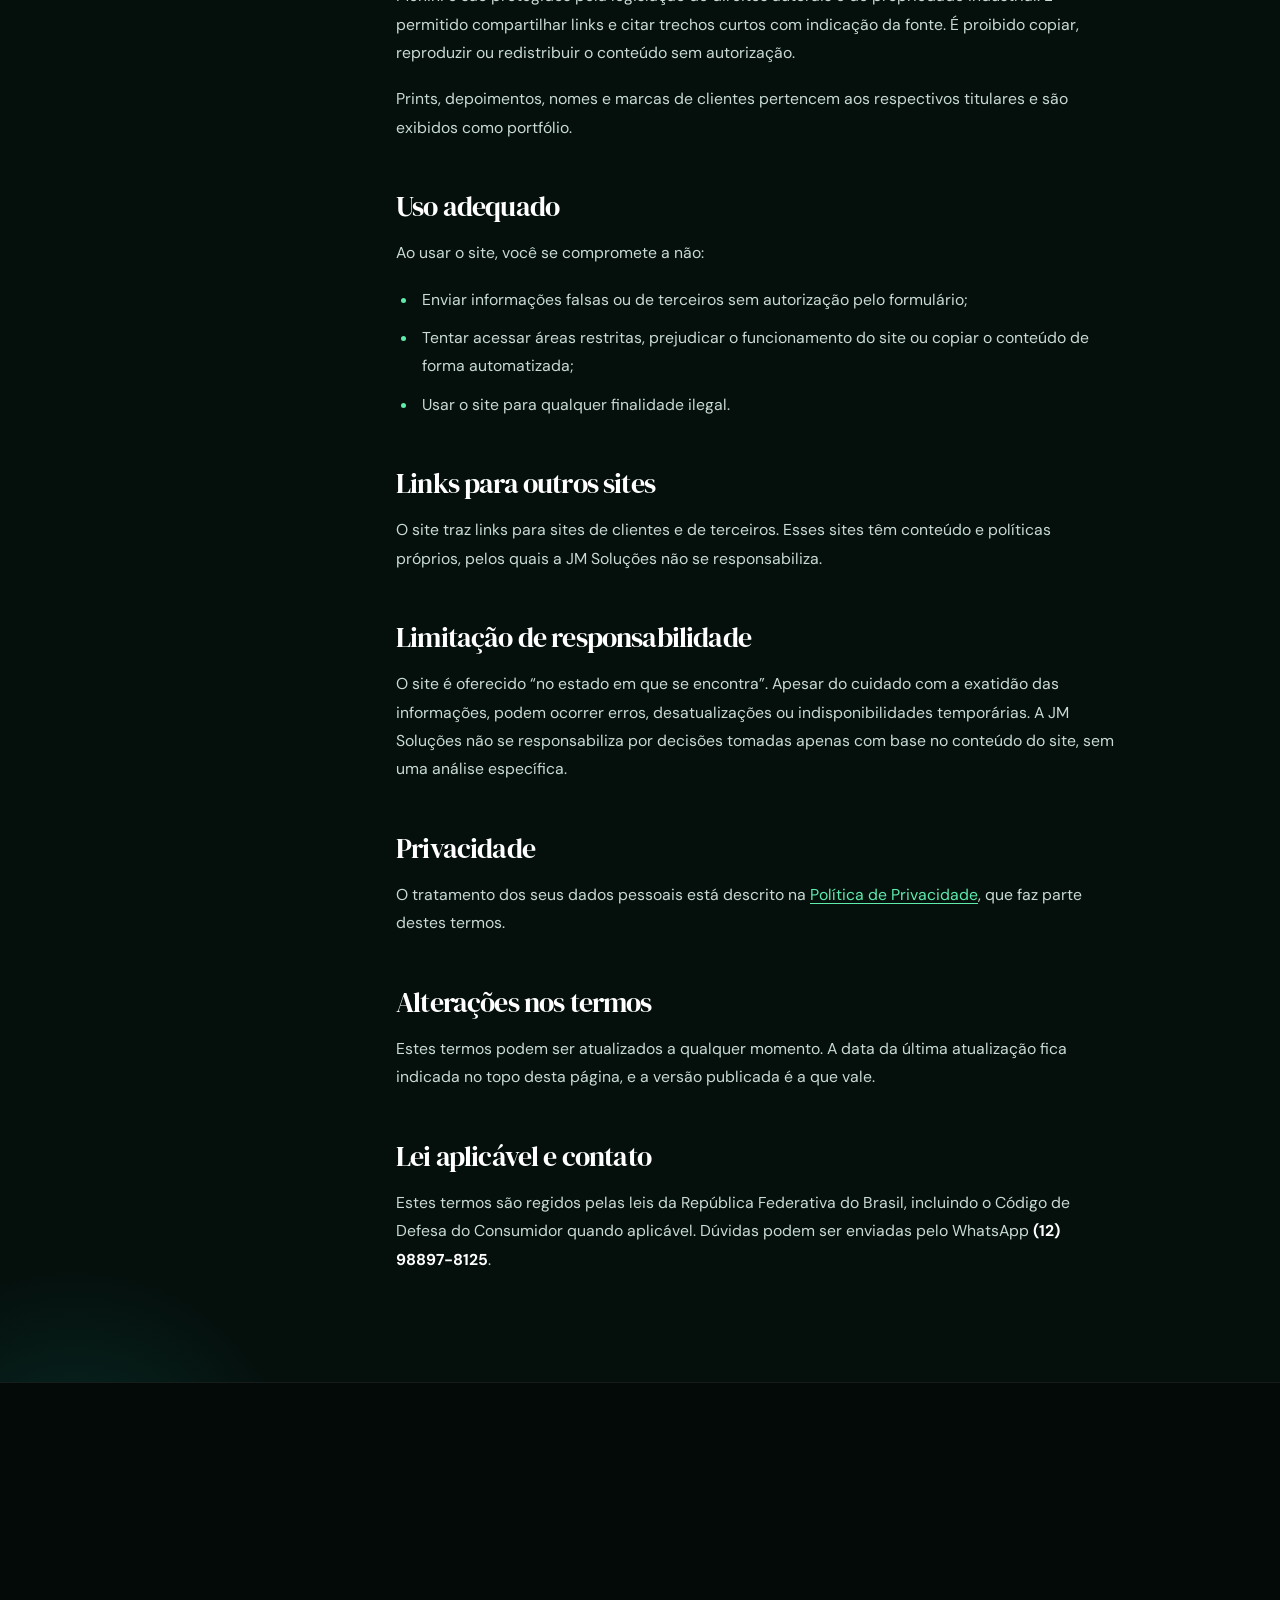
<file: termos-de-uso.html>
<!DOCTYPE html>
<html lang="pt-BR">
<head>
  <meta charset="UTF-8">
  <meta name="viewport" content="width=device-width, initial-scale=1.0">
  <title>Termos de Uso | JM Soluções</title>
  <meta name="description" content="Termos de uso do site da JM Soluções, do consultor SEO João Menini: diagnóstico, resultados, conteúdo dos guias, propriedade intelectual e responsabilidades.">

  <!-- OpenGraph Metadata -->
  <meta property="og:title" content="Termos de Uso | JM Soluções">
  <meta property="og:description" content="Termos de uso do site da JM Soluções, do consultor SEO João Menini: diagnóstico, resultados, conteúdo dos guias, propriedade intelectual e responsabilidades.">
  <meta property="og:type" content="website">
  <meta property="og:locale" content="pt_BR">
  <meta property="og:url" content="https://jmdev17.github.io/meusite/termos-de-uso.html">
  <link rel="canonical" href="https://jmdev17.github.io/meusite/termos-de-uso.html">

  <meta name="theme-color" content="#05100d">

  <!-- Fonts used above the fold, fetched in parallel with the CSS -->
  <link rel="preload" href="fonts/dm-serif-display-italic-latin.woff2" as="font" type="font/woff2" crossorigin>
  <link rel="preload" href="fonts/dm-sans-normal-latin.woff2" as="font" type="font/woff2" crossorigin>

  <!-- Favicon & Stylesheet (styles.min.css is generated from styles.css) -->
  <link rel="icon" type="image/avif" href="images/favicon.avif">
  <link rel="icon" type="image/png" href="images/favicon.png">
  <link rel="stylesheet" href="styles.min.css">
</head>
<body data-origin="pela página de Termos de Uso" data-service="">

  <!-- Background Ambient Glow Spotlights -->
  <div class="ambient-glow-container">
    <div class="glow-orb glow-orb-indigo"></div>
    <div class="glow-orb glow-orb-cyan"></div>
    <div class="glow-orb glow-orb-violet"></div>
  </div>

  <!-- [ HEADER / NAVBAR ] -->
  <header>
    <nav class="navbar" id="navbar" aria-label="Navegação principal">
      <a href="index.html" class="logo">
        <img src="images/logo-390.avif" alt="JM Soluções" class="logo-img" width="330" height="110">
      </a>

      <ul class="nav-links">
        <li><a href="index.html">Início</a></li>
        <li><a href="index.html#sobre">Sobre</a></li>
        <li class="nav-dropdown">
          <button class="nav-dropdown-toggle" aria-expanded="false" aria-haspopup="true">Serviços <svg width="12" height="12" viewBox="0 0 24 24" fill="none" stroke="currentColor" stroke-width="2.5" aria-hidden="true"><polyline points="6 9 12 15 18 9"/></svg></button>
          <div class="nav-dropdown-menu">
            <a href="servicos/consultoria-seo.html">Consultoria SEO</a>
            <a href="servicos/auditoria-seo.html">Auditoria de SEO</a>
            <a href="servicos/google-meu-negocio.html">Google Meu Negócio</a>
            <a href="servicos/seo-local.html">SEO Local</a>
            <a href="servicos/criacao-de-sites.html">Criação de Sites</a>
            <a href="servicos/geo-seo-para-ia.html">GEO — SEO para IAs</a>
          </div>
        </li>
        <li><a href="index.html#roadmap">Roadmap</a></li>
        <li><a href="index.html#ia">SEO + IA</a></li>
        <li><a href="resultados.html">Resultados</a></li>
        <li><a href="guias/index.html">Guias</a></li>
        <li><a href="index.html#faq">FAQ</a></li>
      </ul>

      <button class="btn btn-primary open-modal-btn">
        Solicitar diagnóstico
        <svg width="16" height="16" viewBox="0 0 24 24" fill="none" stroke="currentColor" stroke-width="2" aria-hidden="true"><path d="M5 12h14M12 5l7 7-7 7"/></svg>
      </button>

      <button class="mobile-toggle" id="mobileToggle" aria-label="Abrir menu">
        <svg width="24" height="24" viewBox="0 0 24 24" fill="none" stroke="currentColor" stroke-width="2"><path d="M4 6h16M4 12h16M4 18h16"/></svg>
      </button>
    </nav>

    <!-- Mobile Drawer -->
    <div class="mobile-drawer" id="mobileDrawer">
      <button class="mobile-drawer-close" id="mobileDrawerClose" aria-label="Fechar menu">&times;</button>
      <a href="index.html" class="mobile-nav-link">Início</a>
      <a href="index.html#sobre" class="mobile-nav-link">Sobre</a>
      <div class="mobile-drawer-group">
        <span class="mobile-drawer-label">Serviços</span>
        <a href="servicos/consultoria-seo.html" class="mobile-nav-link">Consultoria SEO</a>
        <a href="servicos/auditoria-seo.html" class="mobile-nav-link">Auditoria de SEO</a>
        <a href="servicos/google-meu-negocio.html" class="mobile-nav-link">Google Meu Negócio</a>
        <a href="servicos/seo-local.html" class="mobile-nav-link">SEO Local</a>
        <a href="servicos/criacao-de-sites.html" class="mobile-nav-link">Criação de Sites</a>
        <a href="servicos/geo-seo-para-ia.html" class="mobile-nav-link">GEO — SEO para IAs</a>
      </div>
      <a href="index.html#roadmap" class="mobile-nav-link">Roadmap</a>
      <a href="index.html#ia" class="mobile-nav-link">SEO + IA</a>
      <a href="resultados.html" class="mobile-nav-link">Resultados</a>
      <a href="guias/index.html" class="mobile-nav-link">Guias</a>
      <a href="index.html#faq" class="mobile-nav-link">FAQ</a>
      <button class="btn btn-primary open-modal-btn" style="margin-top: 12px;">Solicitar diagnóstico</button>
    </div>
  </header>

  <main>
    <article class="guide-article legal-article">
      <header class="page-hero section-relative guide-hero">
        <div class="container">
          <nav aria-label="Você está em">
            <ol class="breadcrumb">
              <li><a href="index.html">Início</a></li>
              <li aria-current="page">Termos de Uso</li>
            </ol>
          </nav>
          <h1 class="page-title text-gradient">Termos de Uso</h1>
          <p class="page-lead">As regras para usar este site, o diagnóstico gratuito e o conteúdo publicado aqui. Ao navegar, você concorda com estes termos.</p>
          <p class="legal-updated">Última atualização: <time datetime="2026-09-27">27 de setembro de 2026</time></p>
        </div>
      </header>

      <div class="container guide-layout">
        <aside class="guide-aside">
          <details class="guide-toc" open>
            <summary>Nesta página</summary>
            <ol>
              <li><a href="#aceitacao-dos-termos">Aceitação dos termos</a></li>
              <li><a href="#sobre-o-site">Sobre o site</a></li>
              <li><a href="#diagnostico-gratuito">Diagnóstico gratuito</a></li>
              <li><a href="#resultados-nao-sao-garantidos">Resultados não são garantidos</a></li>
              <li><a href="#conteudo-dos-guias">Conteúdo dos guias</a></li>
              <li><a href="#propriedade-intelectual">Propriedade intelectual</a></li>
              <li><a href="#uso-adequado">Uso adequado</a></li>
              <li><a href="#links-para-outros-sites">Links para outros sites</a></li>
              <li><a href="#limitacao-de-responsabilidade">Limitação de responsabilidade</a></li>
              <li><a href="#privacidade">Privacidade</a></li>
              <li><a href="#alteracoes-nos-termos">Alterações nos termos</a></li>
              <li><a href="#lei-aplicavel-e-contato">Lei aplicável e contato</a></li>
            </ol>
          </details>
        </aside>

        <div class="guide-content">
          <div class="prose">

<h2 id="aceitacao-dos-termos">Aceitação dos termos</h2>
<p>Estes termos regulam o uso do site da <strong>JM Soluções</strong>, marca do consultor SEO <strong>João Menini</strong>. Ao acessar e usar o site, você concorda com eles. Se não concordar, não utilize o site.</p>

<h2 id="sobre-o-site">Sobre o site</h2>
<p>O site apresenta os serviços de consultoria SEO, auditoria, Google Meu Negócio, SEO local, criação de sites e GEO, além de resultados de clientes e guias educativos. A contratação de qualquer serviço acontece por proposta e acordo próprios, que definem escopo, prazos e valores. As informações do site não constituem, sozinhas, uma oferta vinculante.</p>

<h2 id="diagnostico-gratuito">Diagnóstico gratuito</h2>
<p>O diagnóstico é uma análise inicial, sem custo e sem compromisso de contratação para nenhuma das partes. Ele serve para entender o momento da sua empresa e indicar caminhos, com base nas informações que você fornecer. Pedidos de diagnóstico podem ser recusados, por exemplo, quando o segmento ou o momento do projeto não forem compatíveis com os serviços oferecidos.</p>

<h2 id="resultados-nao-sao-garantidos">Resultados não são garantidos</h2>
<p>Os resultados exibidos no site são reais e vêm de relatórios de clientes. Eles mostram o que foi alcançado em cada caso, mas <strong>não representam uma promessa de resultado</strong> para outros projetos.</p>
<p>Posições no Google, visibilidade no Google Maps e menções em ferramentas de inteligência artificial (como ChatGPT, Gemini e Perplexity) dependem de algoritmos de terceiros, da concorrência, do histórico do site e de outros fatores fora do controle de qualquer profissional. Por isso, <strong>nenhuma posição, volume de tráfego, número de clientes ou citação em IA é garantido</strong>.</p>

<h2 id="conteudo-dos-guias">Conteúdo dos guias</h2>
<p>Os guias têm caráter educativo e informativo. Eles refletem boas práticas e a experiência do autor na data de publicação, mas não substituem uma análise feita para o seu caso. O uso das orientações é de responsabilidade de quem as aplica.</p>

<h2 id="propriedade-intelectual">Propriedade intelectual</h2>
<p>Textos, guias, layout, identidade visual, a marca JM Soluções e o Método MAPA pertencem a João Menini e são protegidos pela legislação de direitos autorais e de propriedade industrial. É permitido compartilhar links e citar trechos curtos com indicação da fonte. É proibido copiar, reproduzir ou redistribuir o conteúdo sem autorização.</p>
<p>Prints, depoimentos, nomes e marcas de clientes pertencem aos respectivos titulares e são exibidos como portfólio.</p>

<h2 id="uso-adequado">Uso adequado</h2>
<p>Ao usar o site, você se compromete a não:</p>
<ul>
  <li>Enviar informações falsas ou de terceiros sem autorização pelo formulário;</li>
  <li>Tentar acessar áreas restritas, prejudicar o funcionamento do site ou copiar o conteúdo de forma automatizada;</li>
  <li>Usar o site para qualquer finalidade ilegal.</li>
</ul>

<h2 id="links-para-outros-sites">Links para outros sites</h2>
<p>O site traz links para sites de clientes e de terceiros. Esses sites têm conteúdo e políticas próprios, pelos quais a JM Soluções não se responsabiliza.</p>

<h2 id="limitacao-de-responsabilidade">Limitação de responsabilidade</h2>
<p>O site é oferecido “no estado em que se encontra”. Apesar do cuidado com a exatidão das informações, podem ocorrer erros, desatualizações ou indisponibilidades temporárias. A JM Soluções não se responsabiliza por decisões tomadas apenas com base no conteúdo do site, sem uma análise específica.</p>

<h2 id="privacidade">Privacidade</h2>
<p>O tratamento dos seus dados pessoais está descrito na <a href="politica-de-privacidade.html">Política de Privacidade</a>, que faz parte destes termos.</p>

<h2 id="alteracoes-nos-termos">Alterações nos termos</h2>
<p>Estes termos podem ser atualizados a qualquer momento. A data da última atualização fica indicada no topo desta página, e a versão publicada é a que vale.</p>

<h2 id="lei-aplicavel-e-contato">Lei aplicável e contato</h2>
<p>Estes termos são regidos pelas leis da República Federativa do Brasil, incluindo o Código de Defesa do Consumidor quando aplicável. Dúvidas podem ser enviadas pelo WhatsApp <strong>(12) 98897-8125</strong>.</p>

          </div>
        </div>
      </div>
    </article>
  </main>

  <!-- [ FOOTER ] -->
  <footer class="footer">
    <div class="container">
      <div class="footer-grid">
        <div class="footer-brand">
          <a href="index.html" class="logo">
            <img src="images/logo-390.avif" alt="JM Soluções" class="logo-img" width="330" height="110">
          </a>
          <p>
            João Menini, consultor SEO. Faço empresas de serviço serem a resposta quando alguém pesquisa no Google, no Maps ou numa IA.
          </p>
        </div>

        <div class="footer-column">
          <h4>SERVIÇOS</h4>
          <ul>
            <li><a href="servicos/consultoria-seo.html">Consultoria SEO</a></li>
            <li><a href="servicos/auditoria-seo.html">Auditoria de SEO</a></li>
            <li><a href="servicos/google-meu-negocio.html">Google Meu Negócio</a></li>
            <li><a href="servicos/seo-local.html">SEO Local</a></li>
            <li><a href="servicos/criacao-de-sites.html">Criação de Sites</a></li>
            <li><a href="servicos/geo-seo-para-ia.html">GEO — SEO para IAs</a></li>
          </ul>
        </div>

        <div class="footer-column">
          <h4>PÁGINAS</h4>
          <ul>
            <li><a href="index.html">Início</a></li>
            <li><a href="index.html#sobre">Quem é João Menini</a></li>
            <li><a href="index.html#roadmap">Roadmap</a></li>
            <li><a href="resultados.html">Resultados</a></li>
            <li><a href="guias/index.html">Guias</a></li>
            <li><a href="index.html#faq">Perguntas frequentes</a></li>
          </ul>
        </div>

        <div class="footer-column">
          <h4>CONTATO</h4>
          <ul>
            <li><a href="#" class="open-modal-btn">Solicitar diagnóstico</a></li>
            <li><a href="https://wa.me/5512988978125" data-wa target="_blank" rel="noopener">WhatsApp (12) 98897-8125</a></li>
            <li><a href="https://instagram.com" target="_blank" rel="noopener">Instagram</a></li>
          </ul>
        </div>
      </div>

      <div class="footer-bottom">
        <div>© 2026 JM Soluções · João Menini. Todos os direitos reservados.</div>
        <div class="footer-legal"><a href="politica-de-privacidade.html">Política de Privacidade</a> · <a href="termos-de-uso.html">Termos de Uso</a></div>
      </div>
    </div>
  </footer>

  <!-- Floating diagnosis CTA -->
  <button class="diag-float open-modal-btn" aria-label="Solicitar diagnóstico">
    Solicitar diagnóstico <svg width="16" height="16" viewBox="0 0 24 24" fill="none" stroke="currentColor" stroke-width="2" aria-hidden="true"><path d="M5 12h14M12 5l7 7-7 7"/></svg>
  </button>

  <!-- DIAGNÓSTICO MODAL (multi-step → WhatsApp) -->
  <div class="modal-overlay" id="contactModal" role="dialog" aria-modal="true" aria-labelledby="diagTitle">
    <div class="modal-content diag-modal">
      <button class="modal-close" id="modalClose" aria-label="Fechar">&times;</button>

      <div class="diag-head">
        <span class="diag-kicker">Diagnóstico gratuito · 2 minutos</span>
        <h3 class="modal-title text-gradient" id="diagTitle">Me conta sobre a sua empresa.</h3>
        <p class="modal-desc">São 4 passos rápidos. No final, suas respostas vão direto para o meu WhatsApp e eu te respondo pessoalmente.</p>
        <div class="diag-progress"><span class="diag-progress-bar" id="diagProgress"></span></div>
        <div class="diag-step-label" id="diagStepLabel">Etapa 1 de 4</div>
      </div>

      <form id="leadForm" novalidate>
        <fieldset class="diag-step active">
          <legend>Sua empresa</legend>
          <p class="diag-hint">Para eu saber com quem estou falando.</p>
          <div class="form-group">
            <label for="diagEmpresa">Nome da empresa</label>
            <input type="text" id="diagEmpresa" name="empresa" class="form-control" placeholder="Ex: Clínica Sorriso" required>
          </div>
          <div class="form-row">
            <div class="form-group">
              <label for="diagSegmento">Segmento</label>
              <input type="text" id="diagSegmento" name="segmento" class="form-control" placeholder="Ex: Odontologia" required>
            </div>
            <div class="form-group">
              <label for="diagCidade">Cidade e estado</label>
              <input type="text" id="diagCidade" name="cidade" class="form-control" placeholder="Ex: Rio de Janeiro, RJ" required>
            </div>
          </div>
        </fieldset>

        <fieldset class="diag-step">
          <legend>Como está a sua empresa hoje?</legend>
          <p class="diag-hint">Não precisa saber qual serviço contratar. Descobrir isso é o meu trabalho.</p>
          <div class="form-group">
            <span class="diag-label">Como os clientes chegam até você hoje? <small>(pode marcar mais de uma)</small></span>
            <div class="diag-chips" data-require-one data-require-msg="Marque pelo menos uma opção."><label class="diag-chip"><input type="checkbox" name="canais" value="Indicação"><span>Indicação</span></label><label class="diag-chip"><input type="checkbox" name="canais" value="Instagram / redes sociais"><span>Instagram / redes sociais</span></label><label class="diag-chip"><input type="checkbox" name="canais" value="Pesquisa no Google"><span>Pesquisa no Google</span></label><label class="diag-chip"><input type="checkbox" name="canais" value="Google Maps"><span>Google Maps</span></label><label class="diag-chip"><input type="checkbox" name="canais" value="Anúncios pagos"><span>Anúncios pagos</span></label><label class="diag-chip"><input type="checkbox" name="canais" value="Ainda não chegam de forma constante"><span>Ainda não chegam de forma constante</span></label></div>
          </div>
          <div class="form-group">
            <span class="diag-label">O que mais te incomoda hoje?</span>
            <div class="diag-options"><label class="diag-option"><input type="radio" name="desafio" value="Quase ninguém me encontra no Google" required><span><strong>Quase ninguém me encontra no Google</strong><small>Quem pesquisa pelo meu serviço encontra o concorrente.</small></span></label><label class="diag-option"><input type="radio" name="desafio" value="Apareço, mas pouca gente entra em contato" required><span><strong>Apareço, mas pouca gente entra em contato</strong><small>Tenho visitas ou visualizações, mas poucos pedidos.</small></span></label><label class="diag-option"><input type="radio" name="desafio" value="Não tenho site ou meu site está desatualizado" required><span><strong>Não tenho site ou meu site está desatualizado</strong><small>Preciso de uma presença que passe confiança.</small></span></label><label class="diag-option"><input type="radio" name="desafio" value="Dependo demais de indicação ou de anúncios" required><span><strong>Dependo demais de indicação ou de anúncios</strong><small>Quero um canal que traga clientes todo mês.</small></span></label><label class="diag-option"><input type="radio" name="desafio" value="Não sei ao certo, quero uma análise" required><span><strong>Não sei ao certo, quero uma análise</strong><small>Quero entender onde estão as oportunidades.</small></span></label></div>
          </div>
          <input type="hidden" name="servico" id="diagService">
        </fieldset>

        <fieldset class="diag-step">
          <legend>Onde você está hoje</legend>
          <p class="diag-hint">Isso me ajuda a chegar na conversa já com algumas ideias.</p>
          <div class="form-group">
            <label for="diagSite">URL do site (se houver)</label>
            <input type="text" id="diagSite" name="site" class="form-control" placeholder="www.suaempresa.com.br">
          </div>
          <div class="form-row">
            <div class="form-group">
              <label for="diagInvest">Investimento previsto</label>
              <select id="diagInvest" name="investimento" class="form-control" required><option value="" disabled selected>Selecione</option><option value="Ainda estou avaliando">Ainda estou avaliando</option><option value="Até R$ 1.500/mês">Até R$ 1.500/mês</option><option value="R$ 1.500 a R$ 3.000/mês">R$ 1.500 a R$ 3.000/mês</option><option value="Acima de R$ 3.000/mês">Acima de R$ 3.000/mês</option></select>
            </div>
            <div class="form-group">
              <label for="diagJaInveste">Já investe em SEO?</label>
              <select id="diagJaInveste" name="investe_seo" class="form-control" required><option value="" disabled selected>Selecione</option><option value="Sim, com agência ou profissional">Sim, com agência ou profissional</option><option value="Sim, faço por conta própria">Sim, faço por conta própria</option><option value="Não, ainda não invisto">Não, ainda não invisto</option></select>
            </div>
          </div>
          <div class="form-group">
            <label for="diagContexto">Contexto adicional (opcional)</label>
            <textarea id="diagContexto" name="contexto" class="form-control" rows="3" placeholder="Conte o que está acontecendo hoje, concorrentes, metas..."></textarea>
          </div>
        </fieldset>

        <fieldset class="diag-step">
          <legend>Para onde eu te respondo?</legend>
          <p class="diag-hint">Uso seus dados só para responder você. Nada de lista de e-mail. <a href="politica-de-privacidade.html" target="_blank" rel="noopener">Ver política de privacidade</a></p>
          <div class="form-group">
            <label for="diagNome">Seu nome</label>
            <input type="text" id="diagNome" name="nome" class="form-control" placeholder="Ex: Rodrigo Silva" required autocomplete="name">
          </div>
          <div class="form-row">
            <div class="form-group">
              <label for="diagWhats">WhatsApp</label>
              <input type="tel" id="diagWhats" name="whatsapp" class="form-control" placeholder="(00) 90000-0000" required autocomplete="tel">
            </div>
            <div class="form-group">
              <label for="diagEmail">E-mail (opcional)</label>
              <input type="email" id="diagEmail" name="email" class="form-control" placeholder="voce@empresa.com" autocomplete="email">
            </div>
          </div>
        </fieldset>

        <div class="diag-nav">
          <button type="button" class="btn btn-secondary" id="diagBack" hidden>Voltar</button>
          <button type="button" class="btn btn-primary" id="diagNext">Continuar <svg width="16" height="16" viewBox="0 0 24 24" fill="none" stroke="currentColor" stroke-width="2" aria-hidden="true"><path d="M5 12h14M12 5l7 7-7 7"/></svg></button>
          <button type="submit" class="btn btn-cyan" id="diagSubmit" hidden>Enviar diagnóstico <svg width="16" height="16" viewBox="0 0 24 24" fill="none" stroke="currentColor" stroke-width="2" aria-hidden="true"><path d="M5 12h14M12 5l7 7-7 7"/></svg></button>
        </div>
        <p class="diag-privacy">Quem responde é o próprio João Menini.</p>
        <p class="diag-alt">Prefere ir direto? <a href="https://wa.me/5512988978125" data-wa target="_blank" rel="noopener">Chamar no WhatsApp</a></p>
      </form>

      <div class="diag-success" id="diagSuccess" role="status">
        <div class="diag-success-icon">
          <svg width="26" height="26" viewBox="0 0 24 24" fill="none" stroke="currentColor" stroke-width="2.5"><polyline points="20 6 9 17 4 12"/></svg>
        </div>
        <h3>Pronto! Agora é só enviar.</h3>
        <p>Abri o WhatsApp com as suas respostas. É só apertar enviar. Se a janela não abriu, use o botão abaixo.</p>
        <a href="#" class="btn btn-cyan" id="diagWhatsLink" target="_blank" rel="noopener">Abrir WhatsApp <svg width="16" height="16" viewBox="0 0 24 24" fill="none" stroke="currentColor" stroke-width="2" aria-hidden="true"><path d="M5 12h14M12 5l7 7-7 7"/></svg></a>
      </div>
    </div>
  </div>

  <!-- PROOF IMAGE LIGHTBOX MODAL -->
  <div class="proof-lightbox" id="proofLightbox" role="dialog" aria-modal="true" aria-hidden="true" aria-label="Visualização do print ampliado">
    <div class="proof-lightbox-backdrop" id="proofLightboxBackdrop"></div>
    <div class="proof-lightbox-container">
      <button class="proof-lightbox-close" id="proofLightboxClose" aria-label="Fechar visualização">
        <svg width="20" height="20" viewBox="0 0 24 24" fill="none" stroke="currentColor" stroke-width="2.5"><line x1="18" y1="6" x2="6" y2="18"/><line x1="6" y1="6" x2="18" y2="18"/></svg>
      </button>
      <div class="proof-lightbox-body">
        <img alt="" class="proof-lightbox-img" id="proofLightboxImg">
        <div class="proof-lightbox-caption" id="proofLightboxCaption"></div>
      </div>
    </div>
  </div>

  <!-- JavaScript App Logic -->
  <script src="app.js" defer></script>
</body>
</html>
</file>
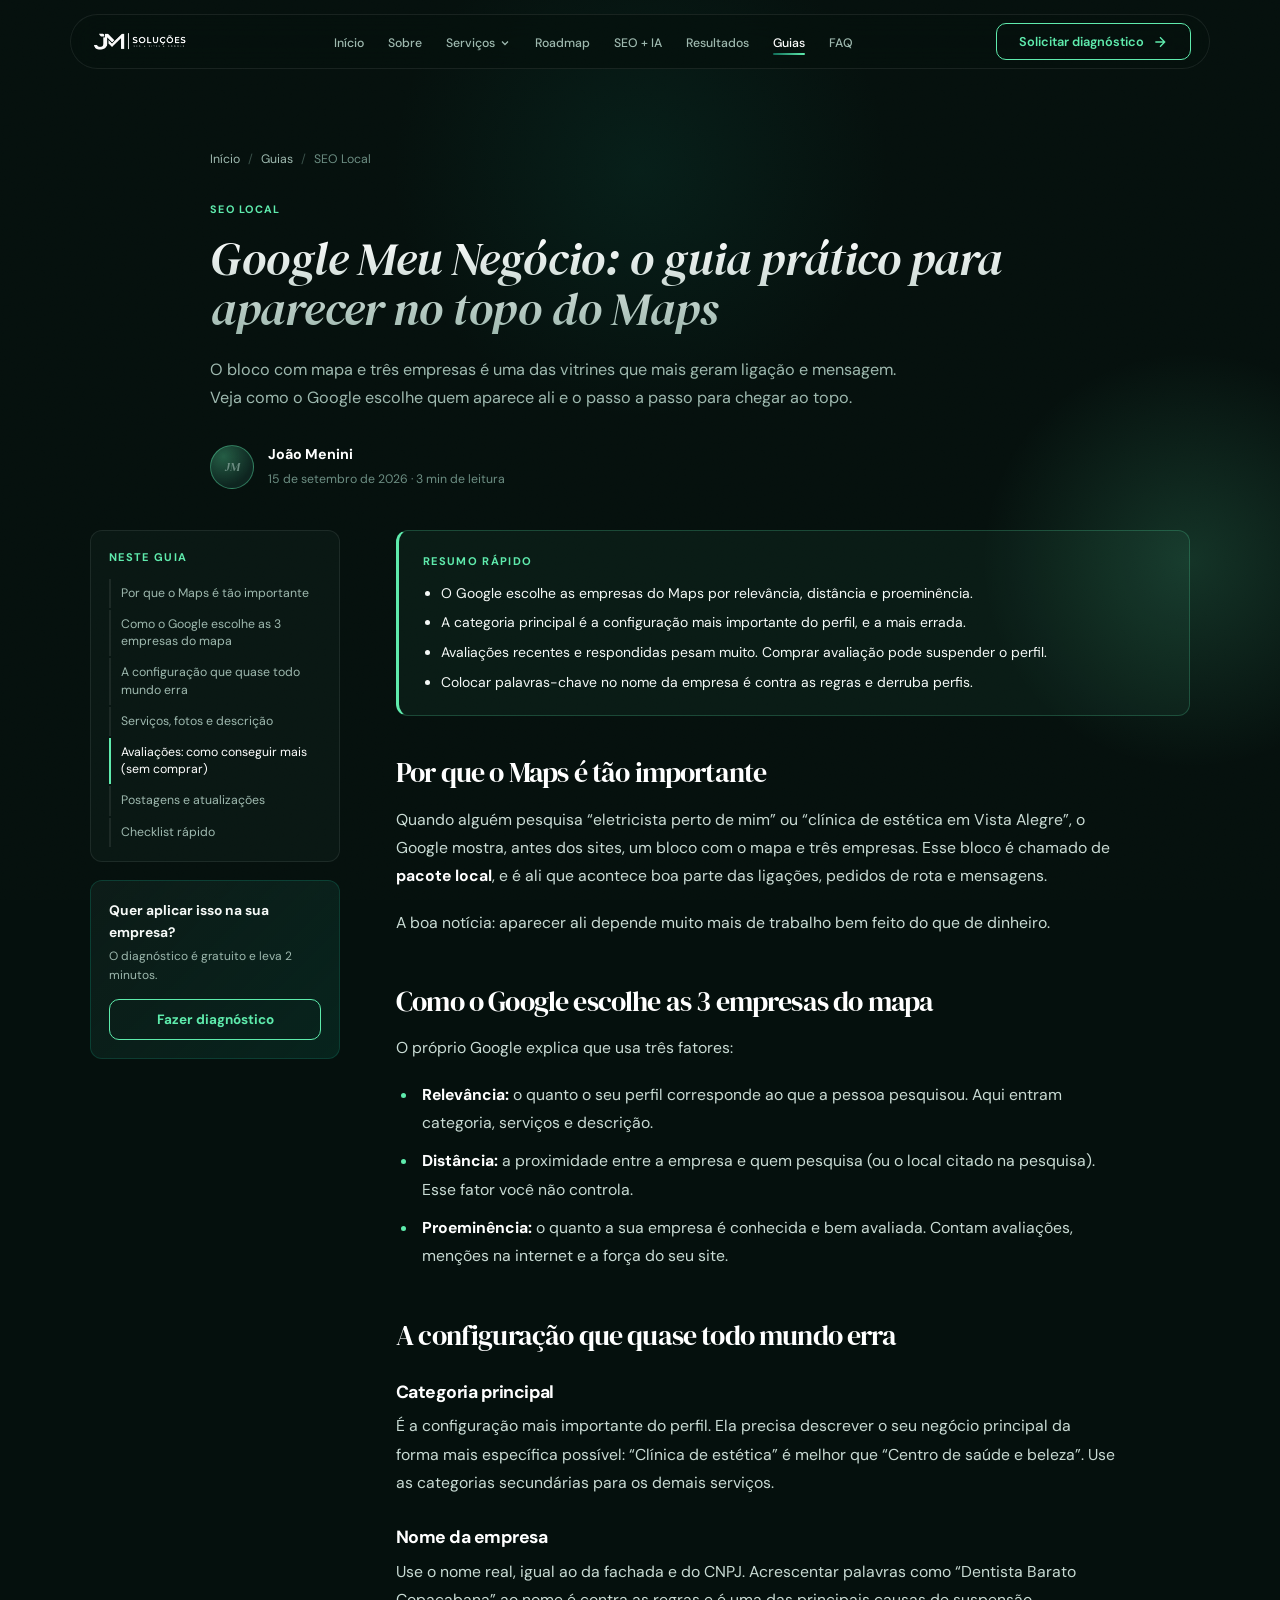
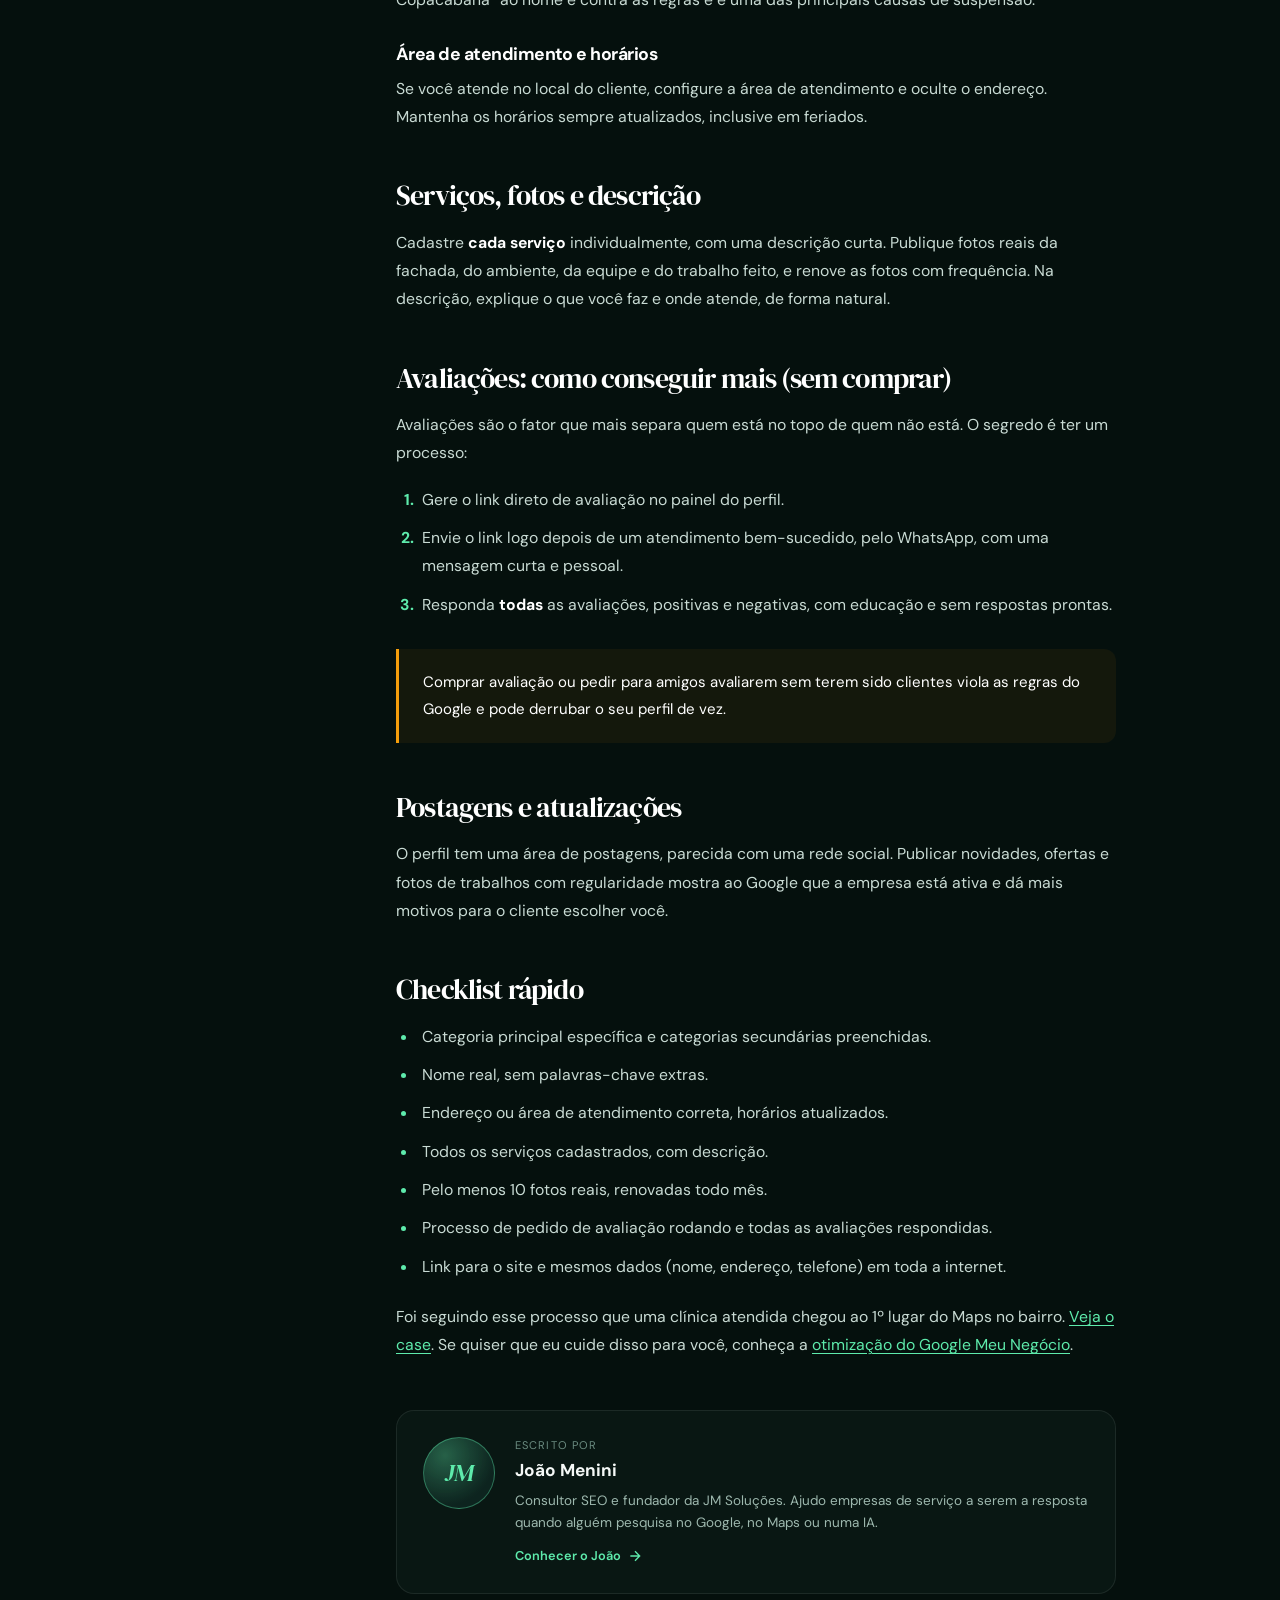
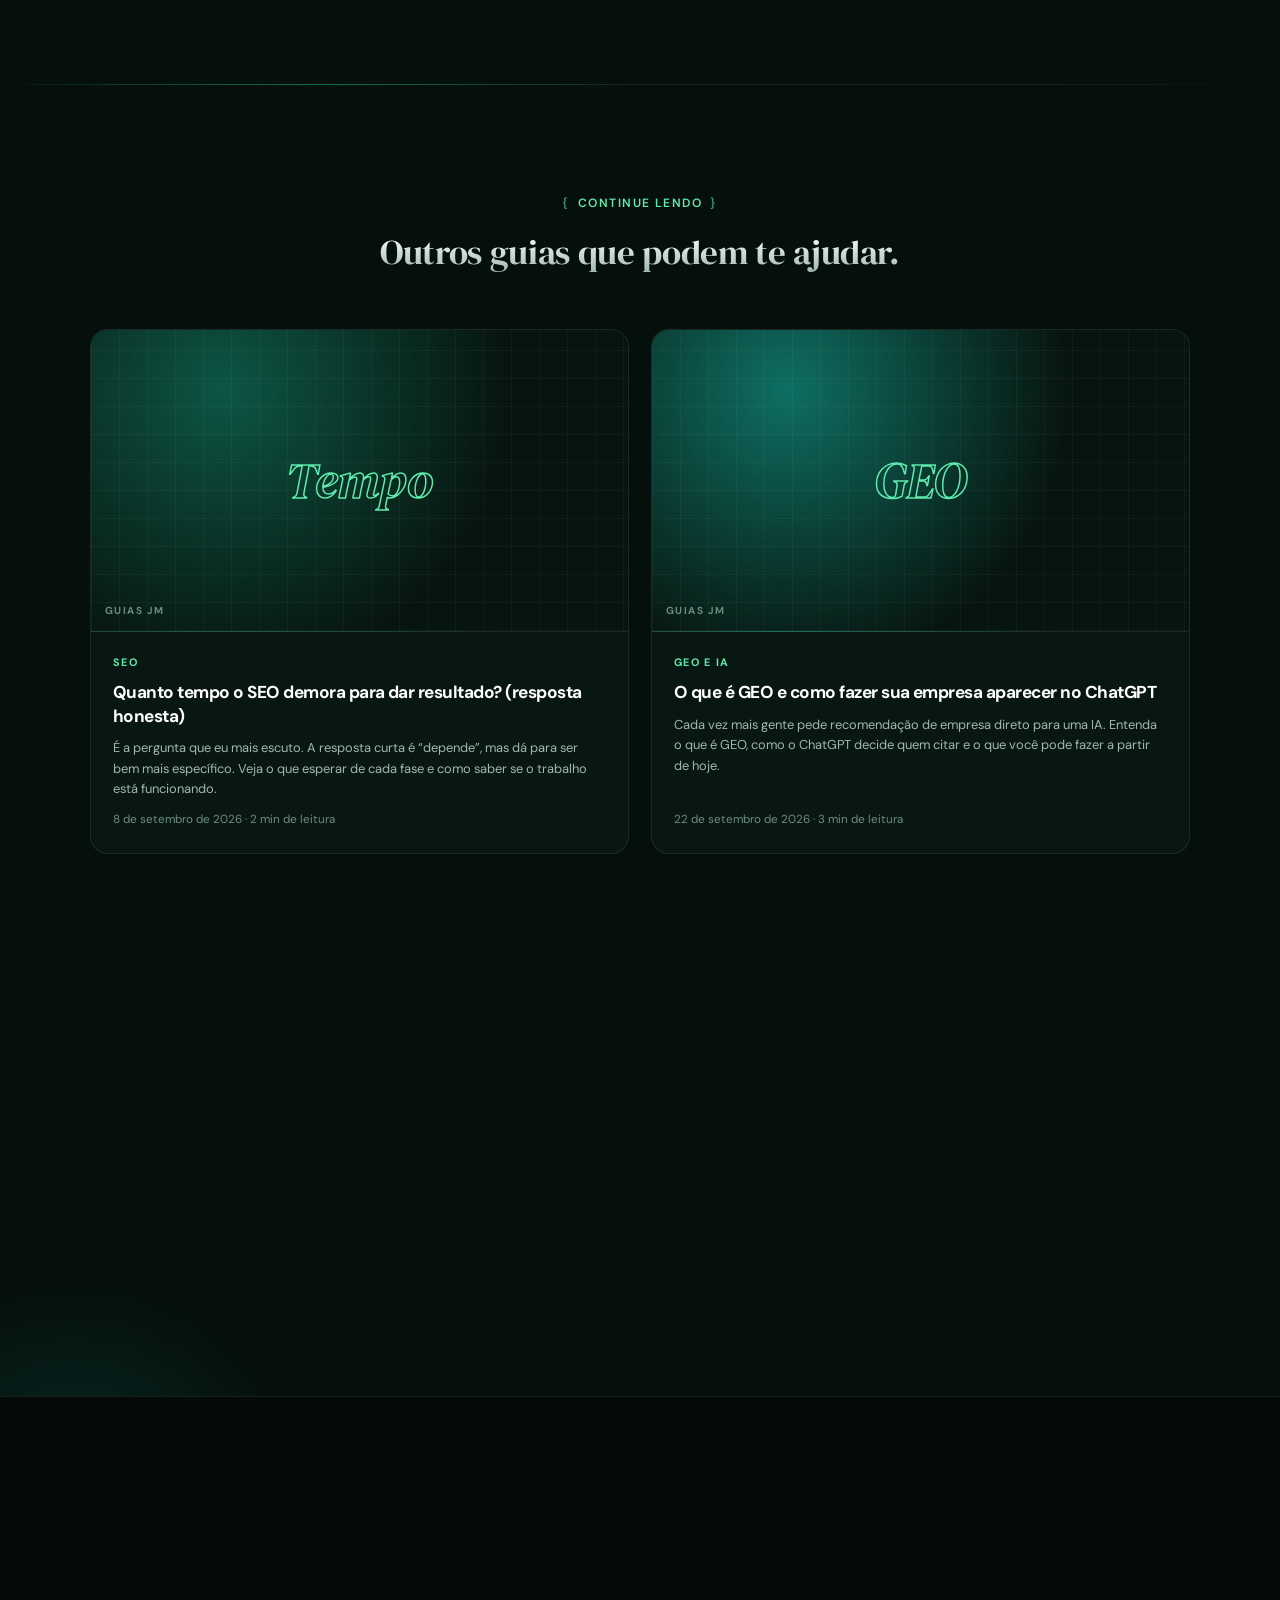
<file: guias/google-meu-negocio-guia-para-aparecer-no-maps.html>
<!DOCTYPE html>
<html lang="pt-BR">
<head>
  <meta charset="UTF-8">
  <meta name="viewport" content="width=device-width, initial-scale=1.0">
  <title>Google Meu Negócio: o guia prático para aparecer no topo do Maps | Guias JM</title>
  <meta name="description" content="Guia prático do Google Meu Negócio (Perfil da Empresa): como o Google escolhe as empresas do Maps, a configuração correta, avaliações e os erros que derrubam o perfil.">

  <!-- OpenGraph Metadata -->
  <meta property="og:title" content="Google Meu Negócio: o guia prático para aparecer no topo do Maps | Guias JM">
  <meta property="og:description" content="Guia prático do Google Meu Negócio (Perfil da Empresa): como o Google escolhe as empresas do Maps, a configuração correta, avaliações e os erros que derrubam o perfil.">
  <meta property="og:type" content="website">
  <meta property="og:locale" content="pt_BR">
  <meta property="og:url" content="https://jmdev17.github.io/meusite/guias/google-meu-negocio-guia-para-aparecer-no-maps.html">
  <link rel="canonical" href="https://jmdev17.github.io/meusite/guias/google-meu-negocio-guia-para-aparecer-no-maps.html">

  <meta name="theme-color" content="#05100d">

  <!-- Fonts used above the fold, fetched in parallel with the CSS -->
  <link rel="preload" href="../fonts/dm-serif-display-italic-latin.woff2" as="font" type="font/woff2" crossorigin>
  <link rel="preload" href="../fonts/dm-sans-normal-latin.woff2" as="font" type="font/woff2" crossorigin>

  <!-- Favicon & Stylesheet (styles.min.css is generated from styles.css) -->
  <link rel="icon" type="image/avif" href="../images/favicon.avif">
  <link rel="icon" type="image/png" href="../images/favicon.png">
  <link rel="stylesheet" href="../styles.min.css">
  <script type="application/ld+json">{"@context": "https://schema.org", "@type": "BlogPosting", "headline": "Google Meu Negócio: o guia prático para aparecer no topo do Maps", "description": "Guia prático do Google Meu Negócio (Perfil da Empresa): como o Google escolhe as empresas do Maps, a configuração correta, avaliações e os erros que derrubam o perfil.", "datePublished": "2026-09-15", "dateModified": "2026-09-15", "articleSection": "SEO Local", "inLanguage": "pt-BR", "wordCount": 600, "author": {"@type": "Person", "name": "João Menini", "jobTitle": "Consultor SEO"}, "publisher": {"@type": "Organization", "name": "JM Soluções"}}</script>
</head>
<body data-origin="pelo guia “Google Meu Negócio: o guia prático para aparecer no topo do Maps”" data-service="Google Meu Negócio">

  <!-- Background Ambient Glow Spotlights -->
  <div class="ambient-glow-container">
    <div class="glow-orb glow-orb-indigo"></div>
    <div class="glow-orb glow-orb-cyan"></div>
    <div class="glow-orb glow-orb-violet"></div>
  </div>

  <!-- [ HEADER / NAVBAR ] -->
  <header>
    <nav class="navbar" id="navbar" aria-label="Navegação principal">
      <a href="../index.html" class="logo">
        <img src="../images/logo-390.avif" alt="JM Soluções" class="logo-img" width="330" height="110">
      </a>

      <ul class="nav-links">
        <li><a href="../index.html">Início</a></li>
        <li><a href="../index.html#sobre">Sobre</a></li>
        <li class="nav-dropdown">
          <button class="nav-dropdown-toggle" aria-expanded="false" aria-haspopup="true">Serviços <svg width="12" height="12" viewBox="0 0 24 24" fill="none" stroke="currentColor" stroke-width="2.5" aria-hidden="true"><polyline points="6 9 12 15 18 9"/></svg></button>
          <div class="nav-dropdown-menu">
            <a href="../servicos/consultoria-seo.html">Consultoria SEO</a>
            <a href="../servicos/auditoria-seo.html">Auditoria de SEO</a>
            <a href="../servicos/google-meu-negocio.html">Google Meu Negócio</a>
            <a href="../servicos/seo-local.html">SEO Local</a>
            <a href="../servicos/criacao-de-sites.html">Criação de Sites</a>
            <a href="../servicos/geo-seo-para-ia.html">GEO — SEO para IAs</a>
          </div>
        </li>
        <li><a href="../index.html#roadmap">Roadmap</a></li>
        <li><a href="../index.html#ia">SEO + IA</a></li>
        <li><a href="../resultados.html">Resultados</a></li>
        <li><a href="../guias/index.html" class="active">Guias</a></li>
        <li><a href="../index.html#faq">FAQ</a></li>
      </ul>

      <button class="btn btn-primary open-modal-btn">
        Solicitar diagnóstico
        <svg width="16" height="16" viewBox="0 0 24 24" fill="none" stroke="currentColor" stroke-width="2" aria-hidden="true"><path d="M5 12h14M12 5l7 7-7 7"/></svg>
      </button>

      <button class="mobile-toggle" id="mobileToggle" aria-label="Abrir menu">
        <svg width="24" height="24" viewBox="0 0 24 24" fill="none" stroke="currentColor" stroke-width="2"><path d="M4 6h16M4 12h16M4 18h16"/></svg>
      </button>
    </nav>

    <!-- Mobile Drawer -->
    <div class="mobile-drawer" id="mobileDrawer">
      <button class="mobile-drawer-close" id="mobileDrawerClose" aria-label="Fechar menu">&times;</button>
      <a href="../index.html" class="mobile-nav-link">Início</a>
      <a href="../index.html#sobre" class="mobile-nav-link">Sobre</a>
      <div class="mobile-drawer-group">
        <span class="mobile-drawer-label">Serviços</span>
        <a href="../servicos/consultoria-seo.html" class="mobile-nav-link">Consultoria SEO</a>
        <a href="../servicos/auditoria-seo.html" class="mobile-nav-link">Auditoria de SEO</a>
        <a href="../servicos/google-meu-negocio.html" class="mobile-nav-link">Google Meu Negócio</a>
        <a href="../servicos/seo-local.html" class="mobile-nav-link">SEO Local</a>
        <a href="../servicos/criacao-de-sites.html" class="mobile-nav-link">Criação de Sites</a>
        <a href="../servicos/geo-seo-para-ia.html" class="mobile-nav-link">GEO — SEO para IAs</a>
      </div>
      <a href="../index.html#roadmap" class="mobile-nav-link">Roadmap</a>
      <a href="../index.html#ia" class="mobile-nav-link">SEO + IA</a>
      <a href="../resultados.html" class="mobile-nav-link">Resultados</a>
      <a href="../guias/index.html" class="mobile-nav-link">Guias</a>
      <a href="../index.html#faq" class="mobile-nav-link">FAQ</a>
      <button class="btn btn-primary open-modal-btn" style="margin-top: 12px;">Solicitar diagnóstico</button>
    </div>
  </header>

  <main>
    <article class="guide-article">
      <header class="page-hero section-relative guide-hero">
        <div class="container">
          <nav aria-label="Você está em">
            <ol class="breadcrumb">
              <li><a href="../index.html">Início</a></li>
              <li><a href="../guias/index.html">Guias</a></li>
              <li aria-current="page">SEO Local</li>
            </ol>
          </nav>
          <span class="guide-cat">SEO Local</span>
          <h1 class="page-title text-gradient">Google Meu Negócio: o guia prático para aparecer no topo do Maps</h1>
          <p class="page-lead">O bloco com mapa e três empresas é uma das vitrines que mais geram ligação e mensagem. Veja como o Google escolhe quem aparece ali e o passo a passo para chegar ao topo.</p>
          <div class="guide-byline">
            <span class="guide-avatar" aria-hidden="true">JM</span>
            <div>
              <strong>João Menini</strong>
              <span><time datetime="2026-09-15">15 de setembro de 2026</time> · 3 min de leitura</span>
            </div>
          </div>
        </div>
      </header>

      <div class="container guide-layout">
        <aside class="guide-aside">
          <details class="guide-toc" open>
            <summary>Neste guia</summary>
            <ol>
              <li><a href="#por-que-o-maps-e-tao-importante">Por que o Maps é tão importante</a></li>
              <li><a href="#como-o-google-escolhe-as-3-empresas-do-mapa">Como o Google escolhe as 3 empresas do mapa</a></li>
              <li><a href="#a-configuracao-que-quase-todo-mundo-erra">A configuração que quase todo mundo erra</a></li>
              <li><a href="#servicos-fotos-e-descricao">Serviços, fotos e descrição</a></li>
              <li><a href="#avaliacoes-como-conseguir-mais-sem-comprar">Avaliações: como conseguir mais (sem comprar)</a></li>
              <li><a href="#postagens-e-atualizacoes">Postagens e atualizações</a></li>
              <li><a href="#checklist-rapido">Checklist rápido</a></li>
            </ol>
          </details>
          <div class="guide-aside-cta">
            <strong>Quer aplicar isso na sua empresa?</strong>
            <p>O diagnóstico é gratuito e leva 2 minutos.</p>
            <button class="btn btn-cyan open-modal-btn" data-service="Google Meu Negócio">Fazer diagnóstico</button>
          </div>
        </aside>

        <div class="guide-content">
          <div class="guide-summary">
            <span class="guide-summary-title">Resumo rápido</span>
            <ul>
              <li>O Google escolhe as empresas do Maps por relevância, distância e proeminência.</li>
              <li>A categoria principal é a configuração mais importante do perfil, e a mais errada.</li>
              <li>Avaliações recentes e respondidas pesam muito. Comprar avaliação pode suspender o perfil.</li>
              <li>Colocar palavras-chave no nome da empresa é contra as regras e derruba perfis.</li>
            </ul>
          </div>

          <div class="prose">

<h2 id="por-que-o-maps-e-tao-importante">Por que o Maps é tão importante</h2>
<p>Quando alguém pesquisa “eletricista perto de mim” ou “clínica de estética em Vista Alegre”, o Google mostra, antes dos sites, um bloco com o mapa e três empresas. Esse bloco é chamado de <strong>pacote local</strong>, e é ali que acontece boa parte das ligações, pedidos de rota e mensagens.</p>
<p>A boa notícia: aparecer ali depende muito mais de trabalho bem feito do que de dinheiro.</p>

<h2 id="como-o-google-escolhe-as-3-empresas-do-mapa">Como o Google escolhe as 3 empresas do mapa</h2>
<p>O próprio Google explica que usa três fatores:</p>
<ul>
  <li><strong>Relevância:</strong> o quanto o seu perfil corresponde ao que a pessoa pesquisou. Aqui entram categoria, serviços e descrição.</li>
  <li><strong>Distância:</strong> a proximidade entre a empresa e quem pesquisa (ou o local citado na pesquisa). Esse fator você não controla.</li>
  <li><strong>Proeminência:</strong> o quanto a sua empresa é conhecida e bem avaliada. Contam avaliações, menções na internet e a força do seu site.</li>
</ul>

<h2 id="a-configuracao-que-quase-todo-mundo-erra">A configuração que quase todo mundo erra</h2>
<h3>Categoria principal</h3>
<p>É a configuração mais importante do perfil. Ela precisa descrever o seu negócio principal da forma mais específica possível: “Clínica de estética” é melhor que “Centro de saúde e beleza”. Use as categorias secundárias para os demais serviços.</p>
<h3>Nome da empresa</h3>
<p>Use o nome real, igual ao da fachada e do CNPJ. Acrescentar palavras como “Dentista Barato Copacabana” ao nome é contra as regras e é uma das principais causas de suspensão.</p>
<h3>Área de atendimento e horários</h3>
<p>Se você atende no local do cliente, configure a área de atendimento e oculte o endereço. Mantenha os horários sempre atualizados, inclusive em feriados.</p>

<h2 id="servicos-fotos-e-descricao">Serviços, fotos e descrição</h2>
<p>Cadastre <strong>cada serviço</strong> individualmente, com uma descrição curta. Publique fotos reais da fachada, do ambiente, da equipe e do trabalho feito, e renove as fotos com frequência. Na descrição, explique o que você faz e onde atende, de forma natural.</p>

<h2 id="avaliacoes-como-conseguir-mais-sem-comprar">Avaliações: como conseguir mais (sem comprar)</h2>
<p>Avaliações são o fator que mais separa quem está no topo de quem não está. O segredo é ter um processo:</p>
<ol>
  <li>Gere o link direto de avaliação no painel do perfil.</li>
  <li>Envie o link logo depois de um atendimento bem-sucedido, pelo WhatsApp, com uma mensagem curta e pessoal.</li>
  <li>Responda <strong>todas</strong> as avaliações, positivas e negativas, com educação e sem respostas prontas.</li>
</ol>
<blockquote>Comprar avaliação ou pedir para amigos avaliarem sem terem sido clientes viola as regras do Google e pode derrubar o seu perfil de vez.</blockquote>

<h2 id="postagens-e-atualizacoes">Postagens e atualizações</h2>
<p>O perfil tem uma área de postagens, parecida com uma rede social. Publicar novidades, ofertas e fotos de trabalhos com regularidade mostra ao Google que a empresa está ativa e dá mais motivos para o cliente escolher você.</p>

<h2 id="checklist-rapido">Checklist rápido</h2>
<ul>
  <li>Categoria principal específica e categorias secundárias preenchidas.</li>
  <li>Nome real, sem palavras-chave extras.</li>
  <li>Endereço ou área de atendimento correta, horários atualizados.</li>
  <li>Todos os serviços cadastrados, com descrição.</li>
  <li>Pelo menos 10 fotos reais, renovadas todo mês.</li>
  <li>Processo de pedido de avaliação rodando e todas as avaliações respondidas.</li>
  <li>Link para o site e mesmos dados (nome, endereço, telefone) em toda a internet.</li>
</ul>
<p>Foi seguindo esse processo que uma clínica atendida chegou ao 1º lugar do Maps no bairro. <a href="../resultados.html">Veja o case</a>. Se quiser que eu cuide disso para você, conheça a <a href="../servicos/google-meu-negocio.html">otimização do Google Meu Negócio</a>.</p>

          </div>

          <div class="guide-author glass-card">
            <span class="guide-avatar large" aria-hidden="true">JM</span>
            <div>
              <span class="guide-author-label">Escrito por</span>
              <strong>João Menini</strong>
              <p>Consultor SEO e fundador da JM Soluções. Ajudo empresas de serviço a serem a resposta quando alguém pesquisa no Google, no Maps ou numa IA.</p>
              <a href="../index.html#sobre" class="servico-link-cta">Conhecer o João <svg width="16" height="16" viewBox="0 0 24 24" fill="none" stroke="currentColor" stroke-width="2" aria-hidden="true"><path d="M5 12h14M12 5l7 7-7 7"/></svg></a>
            </div>
          </div>
        </div>
      </div>
    </article>

    <hr class="section-divider">

    <section class="section-padding section-relative">
      <div class="container">
        <div class="section-header reveal">
          <div class="section-tag"><span class="dot"></span> Continue lendo</div>
          <h2 class="section-title text-gradient">
            Outros guias que podem te ajudar.
          </h2>
        </div>

        <div class="guides-grid two reveal-stagger">
          <a class="glass-card guide-card " href="../guias/quanto-tempo-seo-demora-para-dar-resultado.html" data-cat="seo">
            <div class="guide-cover cat-seo " aria-hidden="true">
              <span class="guide-cover-word">Tempo</span>
              <span class="guide-cover-brand">Guias JM</span>
            </div>
            <div class="guide-card-body">
              <span class="guide-cat">SEO</span>
              <h3>Quanto tempo o SEO demora para dar resultado? (resposta honesta)</h3>
              <p>É a pergunta que eu mais escuto. A resposta curta é “depende”, mas dá para ser bem mais específico. Veja o que esperar de cada fase e como saber se o trabalho está funcionando.</p>
              <span class="guide-meta"><time datetime="2026-09-08">8 de setembro de 2026</time> · 2 min de leitura</span>
            </div>
          </a>
          <a class="glass-card guide-card " href="../guias/o-que-e-geo-como-aparecer-no-chatgpt.html" data-cat="geo-ia">
            <div class="guide-cover cat-geo-ia " aria-hidden="true">
              <span class="guide-cover-word">GEO</span>
              <span class="guide-cover-brand">Guias JM</span>
            </div>
            <div class="guide-card-body">
              <span class="guide-cat">GEO e IA</span>
              <h3>O que é GEO e como fazer sua empresa aparecer no ChatGPT</h3>
              <p>Cada vez mais gente pede recomendação de empresa direto para uma IA. Entenda o que é GEO, como o ChatGPT decide quem citar e o que você pode fazer a partir de hoje.</p>
              <span class="guide-meta"><time datetime="2026-09-22">22 de setembro de 2026</time> · 3 min de leitura</span>
            </div>
          </a>
        </div>
      </div>
    </section>

    <section class="section-padding section-relative" style="padding-top: 0;">
      <div class="container">
        <div class="cta-final-box reveal-scale">
          <h2 class="cta-final-title text-gradient">Quer um plano para a sua empresa?</h2>
          <p class="cta-final-subtitle">Faça o diagnóstico em 2 minutos. Eu analiso o seu caso e te respondo pessoalmente no WhatsApp.</p>
          <button class="btn btn-cyan open-modal-btn" data-service="Google Meu Negócio" style="font-size: 1.05rem; padding: 16px 36px;">Fazer meu diagnóstico <svg width="16" height="16" viewBox="0 0 24 24" fill="none" stroke="currentColor" stroke-width="2" aria-hidden="true"><path d="M5 12h14M12 5l7 7-7 7"/></svg></button>
          <a href="https://wa.me/5512988978125" class="btn btn-secondary btn-wa cta-wa" data-wa target="_blank" rel="noopener"><svg width="16" height="16" viewBox="0 0 24 24" fill="currentColor" aria-hidden="true"><path d="M17.47 14.38c-.3-.15-1.76-.87-2.03-.97-.27-.1-.47-.15-.67.15-.2.3-.77.97-.94 1.17-.17.2-.35.22-.64.07-.3-.15-1.26-.46-2.4-1.48-.89-.79-1.49-1.77-1.66-2.07-.17-.3-.02-.46.13-.61.13-.13.3-.35.45-.52.15-.17.2-.3.3-.5.1-.2.05-.37-.02-.52-.08-.15-.67-1.61-.92-2.2-.24-.58-.49-.5-.67-.51h-.57c-.2 0-.52.07-.79.37-.27.3-1.04 1.02-1.04 2.48s1.07 2.88 1.21 3.08c.15.2 2.1 3.2 5.08 4.49.71.31 1.26.49 1.69.63.71.23 1.36.2 1.87.12.57-.08 1.76-.72 2.01-1.41.25-.7.25-1.29.17-1.41-.07-.12-.27-.2-.57-.35zM12.04 21.5h-.01a9.45 9.45 0 0 1-4.82-1.32l-.35-.2-3.58.94.96-3.49-.23-.36a9.43 9.43 0 0 1-1.45-5.03c0-5.22 4.25-9.47 9.48-9.47 2.53 0 4.91.99 6.7 2.78a9.41 9.41 0 0 1 2.77 6.7c0 5.23-4.25 9.45-9.47 9.45zm8.06-17.52A11.32 11.32 0 0 0 12.04.65C5.76.65.64 5.76.64 12.04c0 2.01.52 3.97 1.52 5.7L.54 23.65l6.05-1.59a11.37 11.37 0 0 0 5.44 1.39h.01c6.28 0 11.39-5.11 11.39-11.39 0-3.04-1.18-5.9-3.33-8.05z"/></svg> Chamar no WhatsApp</a>
        </div>
      </div>
    </section>
  </main>

  <!-- [ FOOTER ] -->
  <footer class="footer">
    <div class="container">
      <div class="footer-grid">
        <div class="footer-brand">
          <a href="../index.html" class="logo">
            <img src="../images/logo-390.avif" alt="JM Soluções" class="logo-img" width="330" height="110">
          </a>
          <p>
            João Menini, consultor SEO. Faço empresas de serviço serem a resposta quando alguém pesquisa no Google, no Maps ou numa IA.
          </p>
        </div>

        <div class="footer-column">
          <h4>SERVIÇOS</h4>
          <ul>
            <li><a href="../servicos/consultoria-seo.html">Consultoria SEO</a></li>
            <li><a href="../servicos/auditoria-seo.html">Auditoria de SEO</a></li>
            <li><a href="../servicos/google-meu-negocio.html">Google Meu Negócio</a></li>
            <li><a href="../servicos/seo-local.html">SEO Local</a></li>
            <li><a href="../servicos/criacao-de-sites.html">Criação de Sites</a></li>
            <li><a href="../servicos/geo-seo-para-ia.html">GEO — SEO para IAs</a></li>
          </ul>
        </div>

        <div class="footer-column">
          <h4>PÁGINAS</h4>
          <ul>
            <li><a href="../index.html">Início</a></li>
            <li><a href="../index.html#sobre">Quem é João Menini</a></li>
            <li><a href="../index.html#roadmap">Roadmap</a></li>
            <li><a href="../resultados.html">Resultados</a></li>
            <li><a href="../guias/index.html">Guias</a></li>
            <li><a href="../index.html#faq">Perguntas frequentes</a></li>
          </ul>
        </div>

        <div class="footer-column">
          <h4>CONTATO</h4>
          <ul>
            <li><a href="#" class="open-modal-btn">Solicitar diagnóstico</a></li>
            <li><a href="https://wa.me/5512988978125" data-wa target="_blank" rel="noopener">WhatsApp (12) 98897-8125</a></li>
            <li><a href="https://instagram.com" target="_blank" rel="noopener">Instagram</a></li>
          </ul>
        </div>
      </div>

      <div class="footer-bottom">
        <div>© 2026 JM Soluções · João Menini. Todos os direitos reservados.</div>
        <div class="footer-legal"><a href="../politica-de-privacidade.html">Política de Privacidade</a> · <a href="../termos-de-uso.html">Termos de Uso</a></div>
      </div>
    </div>
  </footer>

  <!-- Floating diagnosis CTA -->
  <button class="diag-float open-modal-btn" aria-label="Solicitar diagnóstico">
    Solicitar diagnóstico <svg width="16" height="16" viewBox="0 0 24 24" fill="none" stroke="currentColor" stroke-width="2" aria-hidden="true"><path d="M5 12h14M12 5l7 7-7 7"/></svg>
  </button>

  <!-- DIAGNÓSTICO MODAL (multi-step → WhatsApp) -->
  <div class="modal-overlay" id="contactModal" role="dialog" aria-modal="true" aria-labelledby="diagTitle">
    <div class="modal-content diag-modal">
      <button class="modal-close" id="modalClose" aria-label="Fechar">&times;</button>

      <div class="diag-head">
        <span class="diag-kicker">Diagnóstico gratuito · 2 minutos</span>
        <h3 class="modal-title text-gradient" id="diagTitle">Me conta sobre a sua empresa.</h3>
        <p class="modal-desc">São 4 passos rápidos. No final, suas respostas vão direto para o meu WhatsApp e eu te respondo pessoalmente.</p>
        <div class="diag-progress"><span class="diag-progress-bar" id="diagProgress"></span></div>
        <div class="diag-step-label" id="diagStepLabel">Etapa 1 de 4</div>
      </div>

      <form id="leadForm" novalidate>
        <fieldset class="diag-step active">
          <legend>Sua empresa</legend>
          <p class="diag-hint">Para eu saber com quem estou falando.</p>
          <div class="form-group">
            <label for="diagEmpresa">Nome da empresa</label>
            <input type="text" id="diagEmpresa" name="empresa" class="form-control" placeholder="Ex: Clínica Sorriso" required>
          </div>
          <div class="form-row">
            <div class="form-group">
              <label for="diagSegmento">Segmento</label>
              <input type="text" id="diagSegmento" name="segmento" class="form-control" placeholder="Ex: Odontologia" required>
            </div>
            <div class="form-group">
              <label for="diagCidade">Cidade e estado</label>
              <input type="text" id="diagCidade" name="cidade" class="form-control" placeholder="Ex: Rio de Janeiro, RJ" required>
            </div>
          </div>
        </fieldset>

        <fieldset class="diag-step">
          <legend>Como está a sua empresa hoje?</legend>
          <p class="diag-hint">Não precisa saber qual serviço contratar. Descobrir isso é o meu trabalho.</p>
          <div class="form-group">
            <span class="diag-label">Como os clientes chegam até você hoje? <small>(pode marcar mais de uma)</small></span>
            <div class="diag-chips" data-require-one data-require-msg="Marque pelo menos uma opção."><label class="diag-chip"><input type="checkbox" name="canais" value="Indicação"><span>Indicação</span></label><label class="diag-chip"><input type="checkbox" name="canais" value="Instagram / redes sociais"><span>Instagram / redes sociais</span></label><label class="diag-chip"><input type="checkbox" name="canais" value="Pesquisa no Google"><span>Pesquisa no Google</span></label><label class="diag-chip"><input type="checkbox" name="canais" value="Google Maps"><span>Google Maps</span></label><label class="diag-chip"><input type="checkbox" name="canais" value="Anúncios pagos"><span>Anúncios pagos</span></label><label class="diag-chip"><input type="checkbox" name="canais" value="Ainda não chegam de forma constante"><span>Ainda não chegam de forma constante</span></label></div>
          </div>
          <div class="form-group">
            <span class="diag-label">O que mais te incomoda hoje?</span>
            <div class="diag-options"><label class="diag-option"><input type="radio" name="desafio" value="Quase ninguém me encontra no Google" required><span><strong>Quase ninguém me encontra no Google</strong><small>Quem pesquisa pelo meu serviço encontra o concorrente.</small></span></label><label class="diag-option"><input type="radio" name="desafio" value="Apareço, mas pouca gente entra em contato" required><span><strong>Apareço, mas pouca gente entra em contato</strong><small>Tenho visitas ou visualizações, mas poucos pedidos.</small></span></label><label class="diag-option"><input type="radio" name="desafio" value="Não tenho site ou meu site está desatualizado" required><span><strong>Não tenho site ou meu site está desatualizado</strong><small>Preciso de uma presença que passe confiança.</small></span></label><label class="diag-option"><input type="radio" name="desafio" value="Dependo demais de indicação ou de anúncios" required><span><strong>Dependo demais de indicação ou de anúncios</strong><small>Quero um canal que traga clientes todo mês.</small></span></label><label class="diag-option"><input type="radio" name="desafio" value="Não sei ao certo, quero uma análise" required><span><strong>Não sei ao certo, quero uma análise</strong><small>Quero entender onde estão as oportunidades.</small></span></label></div>
          </div>
          <input type="hidden" name="servico" id="diagService">
        </fieldset>

        <fieldset class="diag-step">
          <legend>Onde você está hoje</legend>
          <p class="diag-hint">Isso me ajuda a chegar na conversa já com algumas ideias.</p>
          <div class="form-group">
            <label for="diagSite">URL do site (se houver)</label>
            <input type="text" id="diagSite" name="site" class="form-control" placeholder="www.suaempresa.com.br">
          </div>
          <div class="form-row">
            <div class="form-group">
              <label for="diagInvest">Investimento previsto</label>
              <select id="diagInvest" name="investimento" class="form-control" required><option value="" disabled selected>Selecione</option><option value="Ainda estou avaliando">Ainda estou avaliando</option><option value="Até R$ 1.500/mês">Até R$ 1.500/mês</option><option value="R$ 1.500 a R$ 3.000/mês">R$ 1.500 a R$ 3.000/mês</option><option value="Acima de R$ 3.000/mês">Acima de R$ 3.000/mês</option></select>
            </div>
            <div class="form-group">
              <label for="diagJaInveste">Já investe em SEO?</label>
              <select id="diagJaInveste" name="investe_seo" class="form-control" required><option value="" disabled selected>Selecione</option><option value="Sim, com agência ou profissional">Sim, com agência ou profissional</option><option value="Sim, faço por conta própria">Sim, faço por conta própria</option><option value="Não, ainda não invisto">Não, ainda não invisto</option></select>
            </div>
          </div>
          <div class="form-group">
            <label for="diagContexto">Contexto adicional (opcional)</label>
            <textarea id="diagContexto" name="contexto" class="form-control" rows="3" placeholder="Conte o que está acontecendo hoje, concorrentes, metas..."></textarea>
          </div>
        </fieldset>

        <fieldset class="diag-step">
          <legend>Para onde eu te respondo?</legend>
          <p class="diag-hint">Uso seus dados só para responder você. Nada de lista de e-mail. <a href="../politica-de-privacidade.html" target="_blank" rel="noopener">Ver política de privacidade</a></p>
          <div class="form-group">
            <label for="diagNome">Seu nome</label>
            <input type="text" id="diagNome" name="nome" class="form-control" placeholder="Ex: Rodrigo Silva" required autocomplete="name">
          </div>
          <div class="form-row">
            <div class="form-group">
              <label for="diagWhats">WhatsApp</label>
              <input type="tel" id="diagWhats" name="whatsapp" class="form-control" placeholder="(00) 90000-0000" required autocomplete="tel">
            </div>
            <div class="form-group">
              <label for="diagEmail">E-mail (opcional)</label>
              <input type="email" id="diagEmail" name="email" class="form-control" placeholder="voce@empresa.com" autocomplete="email">
            </div>
          </div>
        </fieldset>

        <div class="diag-nav">
          <button type="button" class="btn btn-secondary" id="diagBack" hidden>Voltar</button>
          <button type="button" class="btn btn-primary" id="diagNext">Continuar <svg width="16" height="16" viewBox="0 0 24 24" fill="none" stroke="currentColor" stroke-width="2" aria-hidden="true"><path d="M5 12h14M12 5l7 7-7 7"/></svg></button>
          <button type="submit" class="btn btn-cyan" id="diagSubmit" hidden>Enviar diagnóstico <svg width="16" height="16" viewBox="0 0 24 24" fill="none" stroke="currentColor" stroke-width="2" aria-hidden="true"><path d="M5 12h14M12 5l7 7-7 7"/></svg></button>
        </div>
        <p class="diag-privacy">Quem responde é o próprio João Menini.</p>
        <p class="diag-alt">Prefere ir direto? <a href="https://wa.me/5512988978125" data-wa target="_blank" rel="noopener">Chamar no WhatsApp</a></p>
      </form>

      <div class="diag-success" id="diagSuccess" role="status">
        <div class="diag-success-icon">
          <svg width="26" height="26" viewBox="0 0 24 24" fill="none" stroke="currentColor" stroke-width="2.5"><polyline points="20 6 9 17 4 12"/></svg>
        </div>
        <h3>Pronto! Agora é só enviar.</h3>
        <p>Abri o WhatsApp com as suas respostas. É só apertar enviar. Se a janela não abriu, use o botão abaixo.</p>
        <a href="#" class="btn btn-cyan" id="diagWhatsLink" target="_blank" rel="noopener">Abrir WhatsApp <svg width="16" height="16" viewBox="0 0 24 24" fill="none" stroke="currentColor" stroke-width="2" aria-hidden="true"><path d="M5 12h14M12 5l7 7-7 7"/></svg></a>
      </div>
    </div>
  </div>

  <!-- PROOF IMAGE LIGHTBOX MODAL -->
  <div class="proof-lightbox" id="proofLightbox" role="dialog" aria-modal="true" aria-hidden="true" aria-label="Visualização do print ampliado">
    <div class="proof-lightbox-backdrop" id="proofLightboxBackdrop"></div>
    <div class="proof-lightbox-container">
      <button class="proof-lightbox-close" id="proofLightboxClose" aria-label="Fechar visualização">
        <svg width="20" height="20" viewBox="0 0 24 24" fill="none" stroke="currentColor" stroke-width="2.5"><line x1="18" y1="6" x2="6" y2="18"/><line x1="6" y1="6" x2="18" y2="18"/></svg>
      </button>
      <div class="proof-lightbox-body">
        <img alt="" class="proof-lightbox-img" id="proofLightboxImg">
        <div class="proof-lightbox-caption" id="proofLightboxCaption"></div>
      </div>
    </div>
  </div>

  <!-- JavaScript App Logic -->
  <script src="../app.js" defer></script>
</body>
</html>
</file>
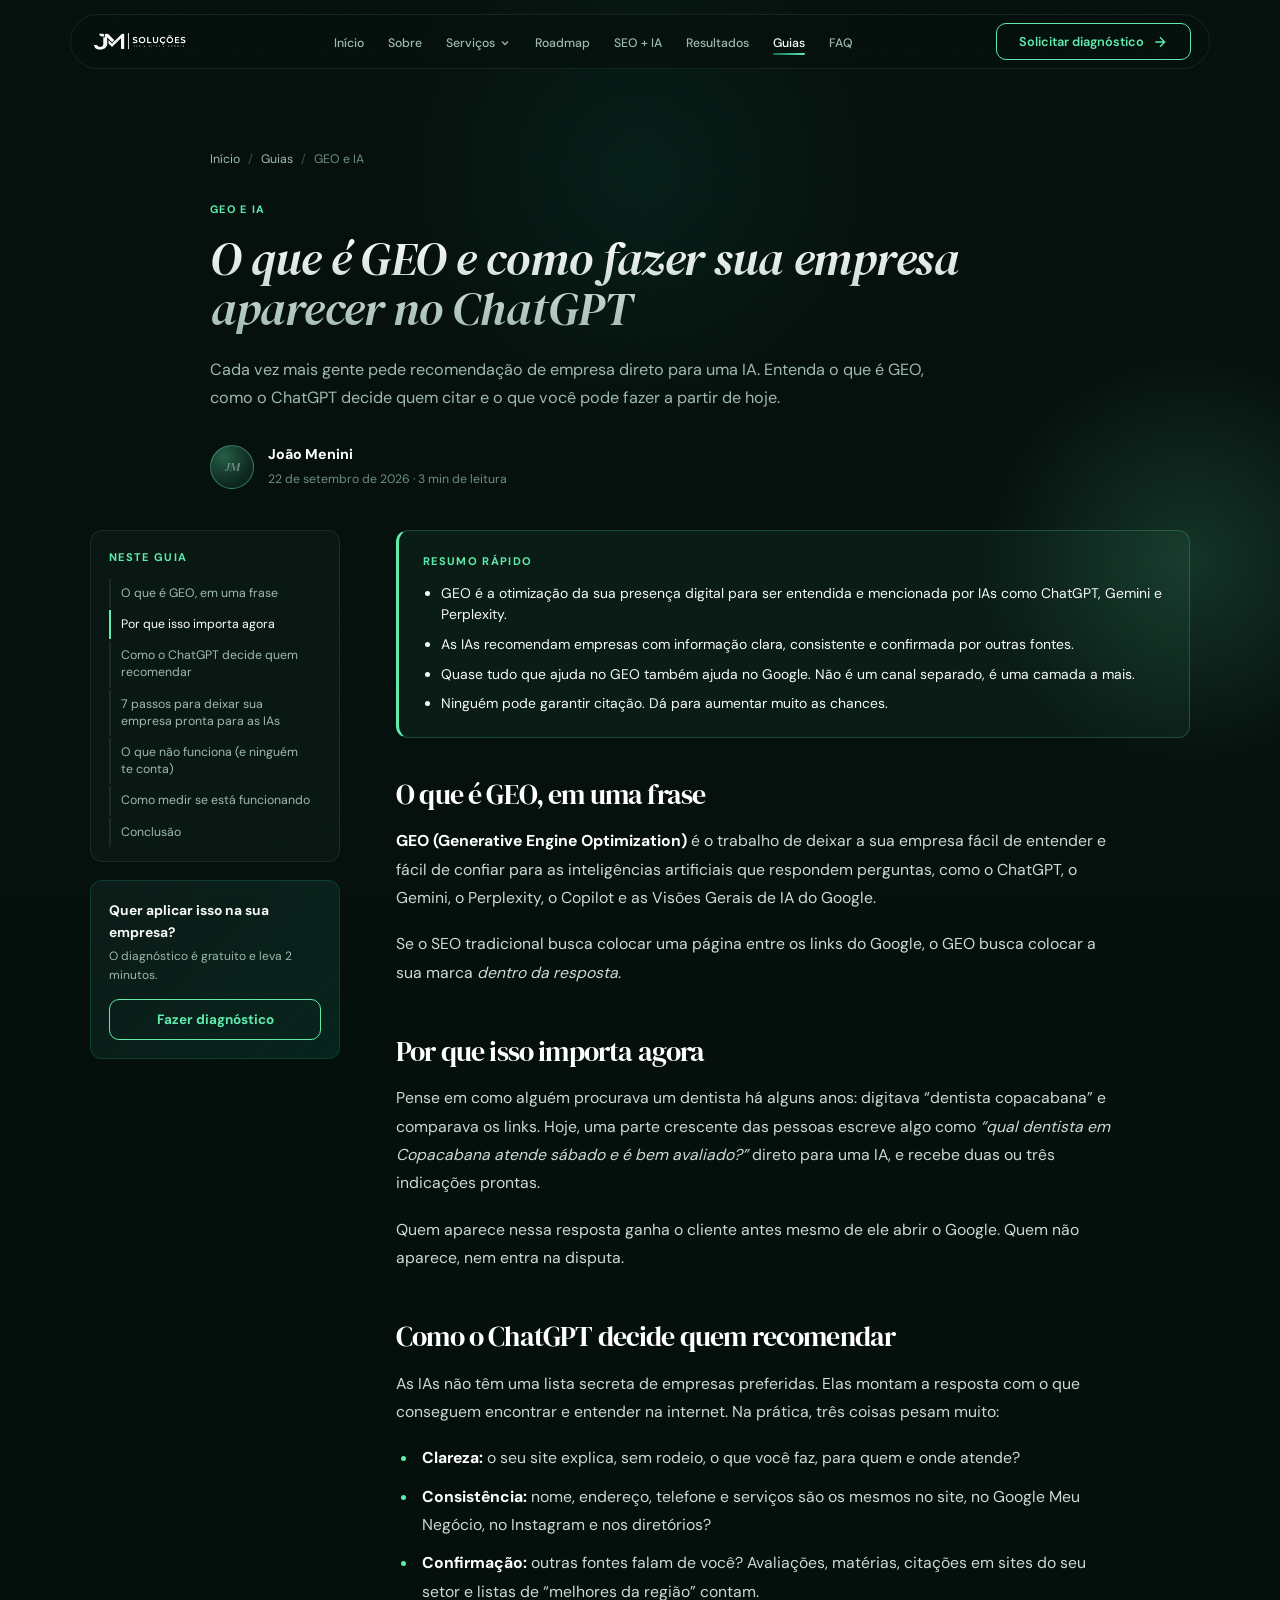
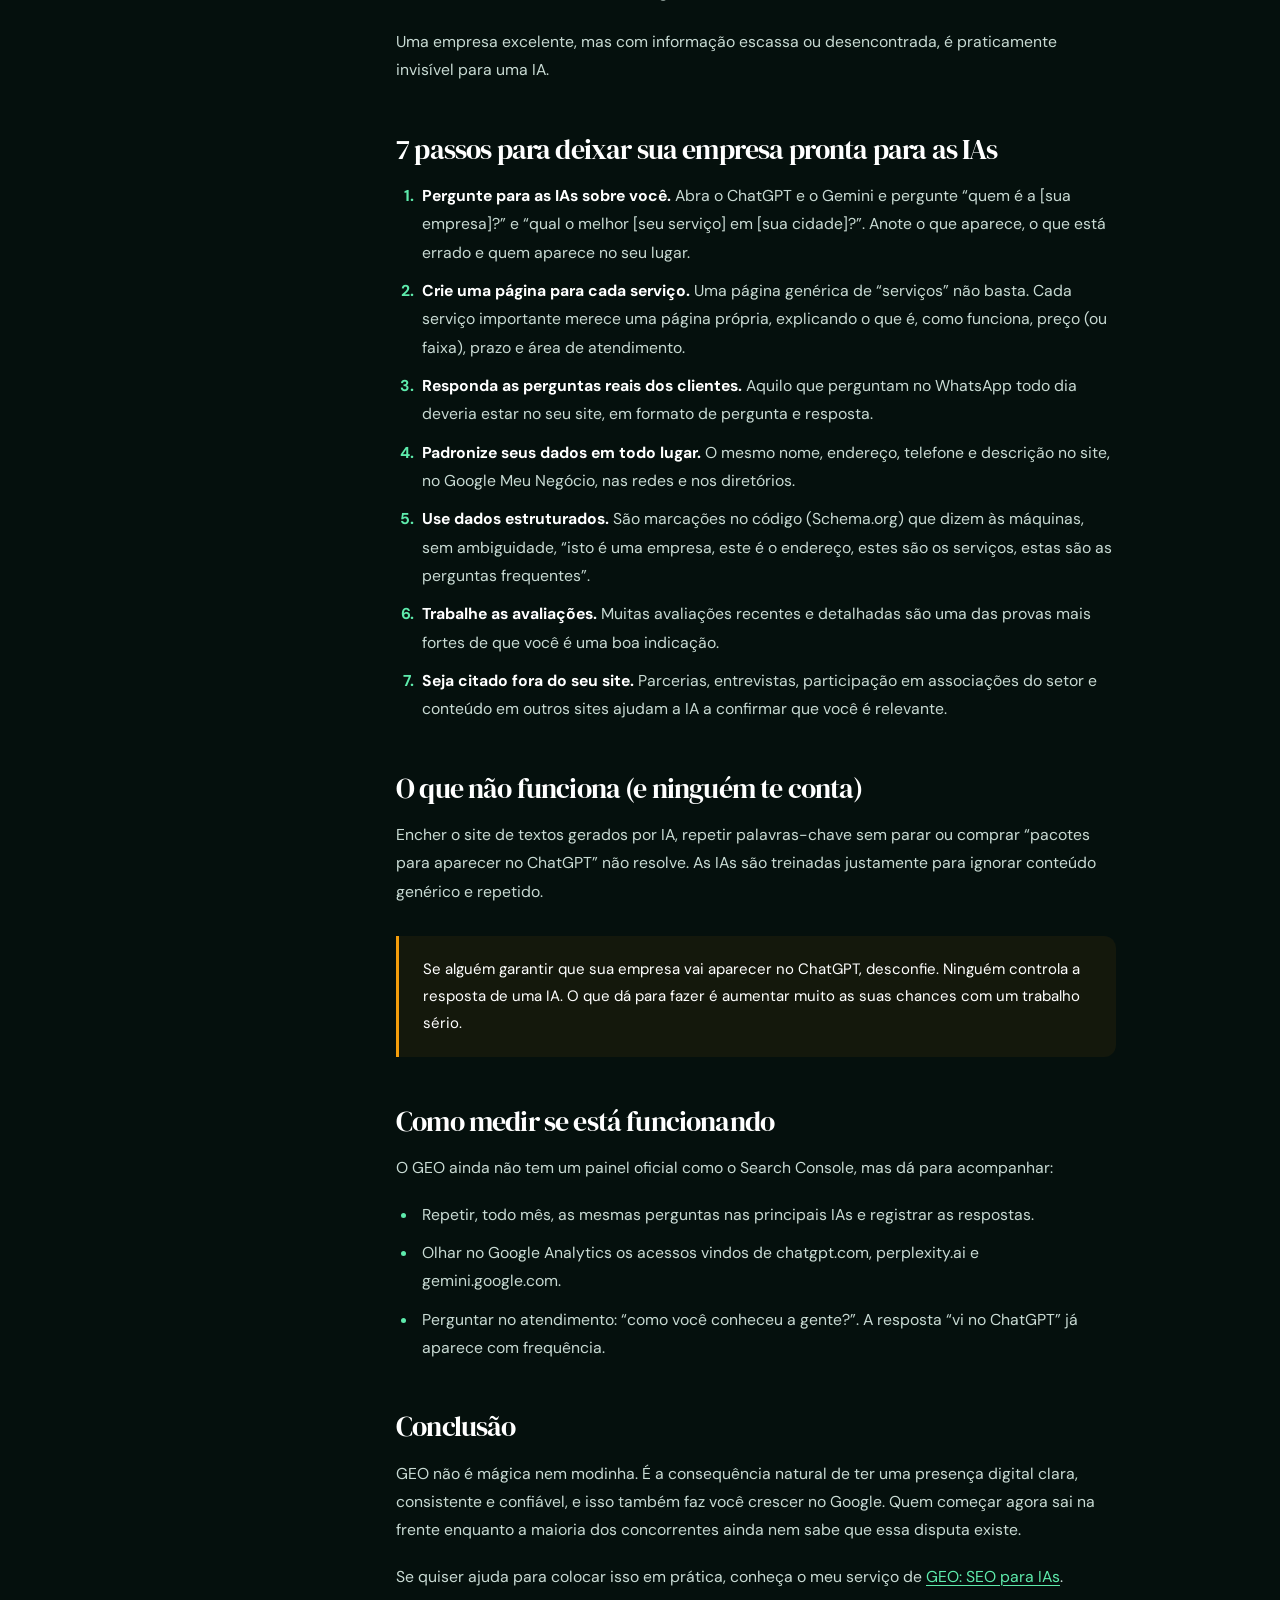
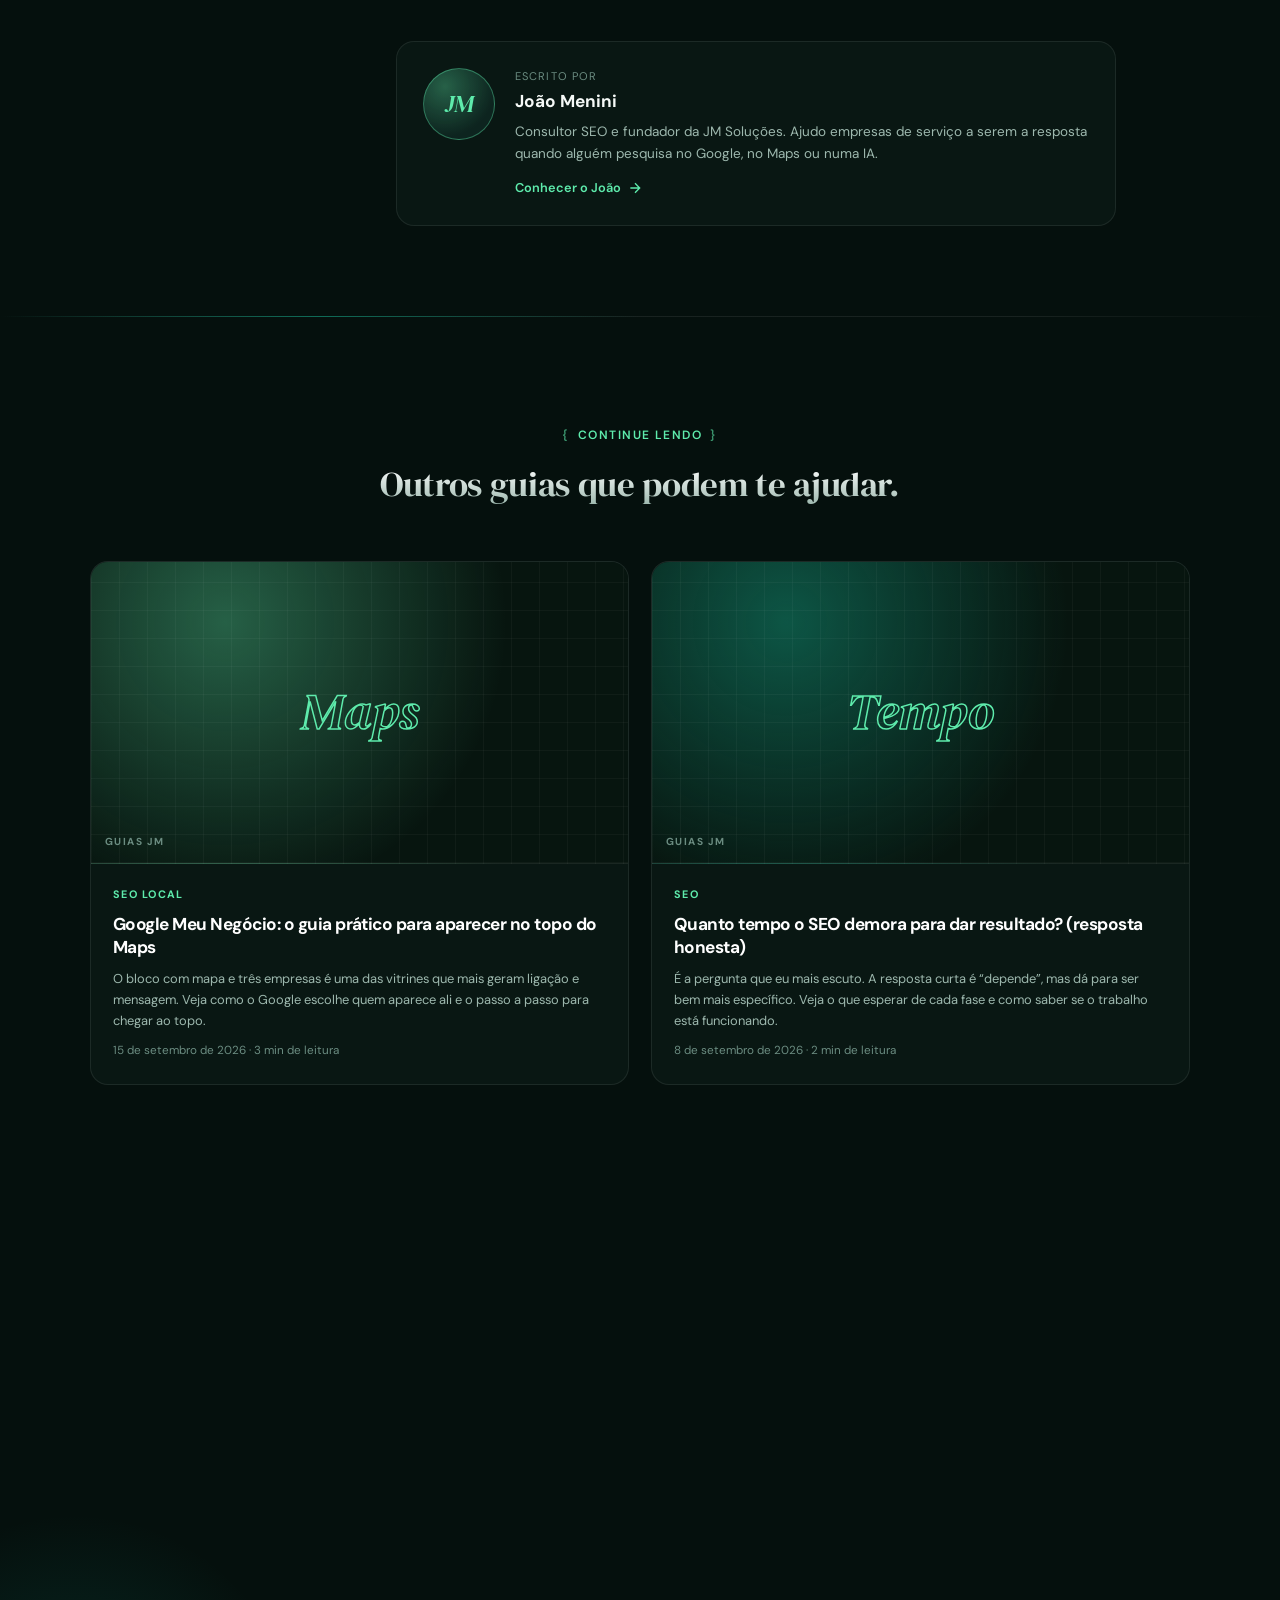
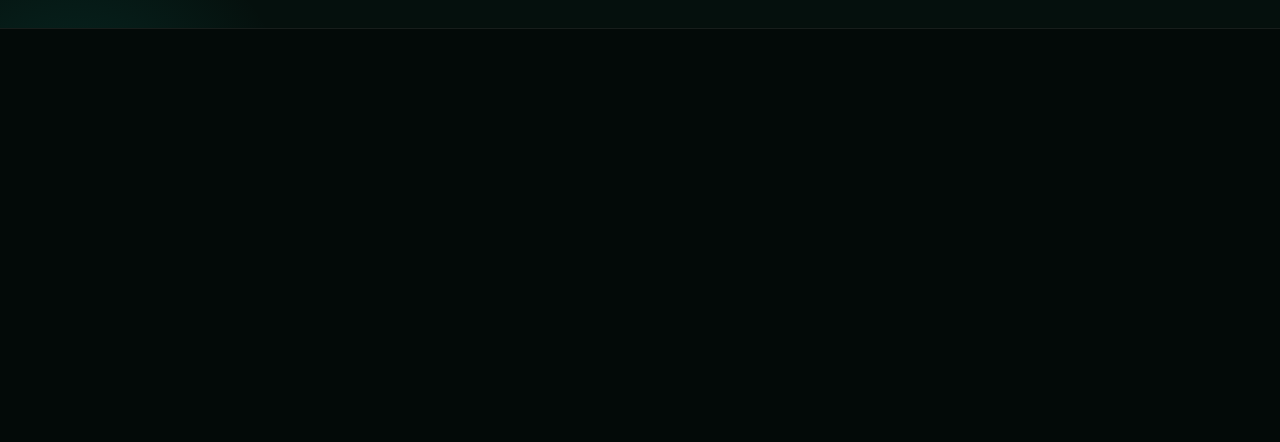
<file: guias/o-que-e-geo-como-aparecer-no-chatgpt.html>
<!DOCTYPE html>
<html lang="pt-BR">
<head>
  <meta charset="UTF-8">
  <meta name="viewport" content="width=device-width, initial-scale=1.0">
  <title>O que é GEO e como fazer sua empresa aparecer no ChatGPT | Guias JM</title>
  <meta name="description" content="Entenda o que é GEO (Generative Engine Optimization), como o ChatGPT e o Gemini escolhem quais empresas recomendar e o passo a passo para preparar a sua.">

  <!-- OpenGraph Metadata -->
  <meta property="og:title" content="O que é GEO e como fazer sua empresa aparecer no ChatGPT | Guias JM">
  <meta property="og:description" content="Entenda o que é GEO (Generative Engine Optimization), como o ChatGPT e o Gemini escolhem quais empresas recomendar e o passo a passo para preparar a sua.">
  <meta property="og:type" content="website">
  <meta property="og:locale" content="pt_BR">
  <meta property="og:url" content="https://jmdev17.github.io/meusite/guias/o-que-e-geo-como-aparecer-no-chatgpt.html">
  <link rel="canonical" href="https://jmdev17.github.io/meusite/guias/o-que-e-geo-como-aparecer-no-chatgpt.html">

  <meta name="theme-color" content="#05100d">

  <!-- Fonts used above the fold, fetched in parallel with the CSS -->
  <link rel="preload" href="../fonts/dm-serif-display-italic-latin.woff2" as="font" type="font/woff2" crossorigin>
  <link rel="preload" href="../fonts/dm-sans-normal-latin.woff2" as="font" type="font/woff2" crossorigin>

  <!-- Favicon & Stylesheet (styles.min.css is generated from styles.css) -->
  <link rel="icon" type="image/avif" href="../images/favicon.avif">
  <link rel="icon" type="image/png" href="../images/favicon.png">
  <link rel="stylesheet" href="../styles.min.css">
  <script type="application/ld+json">{"@context": "https://schema.org", "@type": "BlogPosting", "headline": "O que é GEO e como fazer sua empresa aparecer no ChatGPT", "description": "Entenda o que é GEO (Generative Engine Optimization), como o ChatGPT e o Gemini escolhem quais empresas recomendar e o passo a passo para preparar a sua.", "datePublished": "2026-09-22", "dateModified": "2026-09-22", "articleSection": "GEO e IA", "inLanguage": "pt-BR", "wordCount": 600, "author": {"@type": "Person", "name": "João Menini", "jobTitle": "Consultor SEO"}, "publisher": {"@type": "Organization", "name": "JM Soluções"}}</script>
</head>
<body data-origin="pelo guia “O que é GEO e como fazer sua empresa aparecer no ChatGPT”" data-service="GEO (SEO para IAs)">

  <!-- Background Ambient Glow Spotlights -->
  <div class="ambient-glow-container">
    <div class="glow-orb glow-orb-indigo"></div>
    <div class="glow-orb glow-orb-cyan"></div>
    <div class="glow-orb glow-orb-violet"></div>
  </div>

  <!-- [ HEADER / NAVBAR ] -->
  <header>
    <nav class="navbar" id="navbar" aria-label="Navegação principal">
      <a href="../index.html" class="logo">
        <img src="../images/logo-390.avif" alt="JM Soluções" class="logo-img" width="330" height="110">
      </a>

      <ul class="nav-links">
        <li><a href="../index.html">Início</a></li>
        <li><a href="../index.html#sobre">Sobre</a></li>
        <li class="nav-dropdown">
          <button class="nav-dropdown-toggle" aria-expanded="false" aria-haspopup="true">Serviços <svg width="12" height="12" viewBox="0 0 24 24" fill="none" stroke="currentColor" stroke-width="2.5" aria-hidden="true"><polyline points="6 9 12 15 18 9"/></svg></button>
          <div class="nav-dropdown-menu">
            <a href="../servicos/consultoria-seo.html">Consultoria SEO</a>
            <a href="../servicos/auditoria-seo.html">Auditoria de SEO</a>
            <a href="../servicos/google-meu-negocio.html">Google Meu Negócio</a>
            <a href="../servicos/seo-local.html">SEO Local</a>
            <a href="../servicos/criacao-de-sites.html">Criação de Sites</a>
            <a href="../servicos/geo-seo-para-ia.html">GEO — SEO para IAs</a>
          </div>
        </li>
        <li><a href="../index.html#roadmap">Roadmap</a></li>
        <li><a href="../index.html#ia">SEO + IA</a></li>
        <li><a href="../resultados.html">Resultados</a></li>
        <li><a href="../guias/index.html" class="active">Guias</a></li>
        <li><a href="../index.html#faq">FAQ</a></li>
      </ul>

      <button class="btn btn-primary open-modal-btn">
        Solicitar diagnóstico
        <svg width="16" height="16" viewBox="0 0 24 24" fill="none" stroke="currentColor" stroke-width="2" aria-hidden="true"><path d="M5 12h14M12 5l7 7-7 7"/></svg>
      </button>

      <button class="mobile-toggle" id="mobileToggle" aria-label="Abrir menu">
        <svg width="24" height="24" viewBox="0 0 24 24" fill="none" stroke="currentColor" stroke-width="2"><path d="M4 6h16M4 12h16M4 18h16"/></svg>
      </button>
    </nav>

    <!-- Mobile Drawer -->
    <div class="mobile-drawer" id="mobileDrawer">
      <button class="mobile-drawer-close" id="mobileDrawerClose" aria-label="Fechar menu">&times;</button>
      <a href="../index.html" class="mobile-nav-link">Início</a>
      <a href="../index.html#sobre" class="mobile-nav-link">Sobre</a>
      <div class="mobile-drawer-group">
        <span class="mobile-drawer-label">Serviços</span>
        <a href="../servicos/consultoria-seo.html" class="mobile-nav-link">Consultoria SEO</a>
        <a href="../servicos/auditoria-seo.html" class="mobile-nav-link">Auditoria de SEO</a>
        <a href="../servicos/google-meu-negocio.html" class="mobile-nav-link">Google Meu Negócio</a>
        <a href="../servicos/seo-local.html" class="mobile-nav-link">SEO Local</a>
        <a href="../servicos/criacao-de-sites.html" class="mobile-nav-link">Criação de Sites</a>
        <a href="../servicos/geo-seo-para-ia.html" class="mobile-nav-link">GEO — SEO para IAs</a>
      </div>
      <a href="../index.html#roadmap" class="mobile-nav-link">Roadmap</a>
      <a href="../index.html#ia" class="mobile-nav-link">SEO + IA</a>
      <a href="../resultados.html" class="mobile-nav-link">Resultados</a>
      <a href="../guias/index.html" class="mobile-nav-link">Guias</a>
      <a href="../index.html#faq" class="mobile-nav-link">FAQ</a>
      <button class="btn btn-primary open-modal-btn" style="margin-top: 12px;">Solicitar diagnóstico</button>
    </div>
  </header>

  <main>
    <article class="guide-article">
      <header class="page-hero section-relative guide-hero">
        <div class="container">
          <nav aria-label="Você está em">
            <ol class="breadcrumb">
              <li><a href="../index.html">Início</a></li>
              <li><a href="../guias/index.html">Guias</a></li>
              <li aria-current="page">GEO e IA</li>
            </ol>
          </nav>
          <span class="guide-cat">GEO e IA</span>
          <h1 class="page-title text-gradient">O que é GEO e como fazer sua empresa aparecer no ChatGPT</h1>
          <p class="page-lead">Cada vez mais gente pede recomendação de empresa direto para uma IA. Entenda o que é GEO, como o ChatGPT decide quem citar e o que você pode fazer a partir de hoje.</p>
          <div class="guide-byline">
            <span class="guide-avatar" aria-hidden="true">JM</span>
            <div>
              <strong>João Menini</strong>
              <span><time datetime="2026-09-22">22 de setembro de 2026</time> · 3 min de leitura</span>
            </div>
          </div>
        </div>
      </header>

      <div class="container guide-layout">
        <aside class="guide-aside">
          <details class="guide-toc" open>
            <summary>Neste guia</summary>
            <ol>
              <li><a href="#o-que-e-geo-em-uma-frase">O que é GEO, em uma frase</a></li>
              <li><a href="#por-que-isso-importa-agora">Por que isso importa agora</a></li>
              <li><a href="#como-o-chatgpt-decide-quem-recomendar">Como o ChatGPT decide quem recomendar</a></li>
              <li><a href="#7-passos-para-deixar-sua-empresa-pronta-para-as-ias">7 passos para deixar sua empresa pronta para as IAs</a></li>
              <li><a href="#o-que-nao-funciona-e-ninguem-te-conta">O que não funciona (e ninguém te conta)</a></li>
              <li><a href="#como-medir-se-esta-funcionando">Como medir se está funcionando</a></li>
              <li><a href="#conclusao">Conclusão</a></li>
            </ol>
          </details>
          <div class="guide-aside-cta">
            <strong>Quer aplicar isso na sua empresa?</strong>
            <p>O diagnóstico é gratuito e leva 2 minutos.</p>
            <button class="btn btn-cyan open-modal-btn" data-service="GEO (SEO para IAs)">Fazer diagnóstico</button>
          </div>
        </aside>

        <div class="guide-content">
          <div class="guide-summary">
            <span class="guide-summary-title">Resumo rápido</span>
            <ul>
              <li>GEO é a otimização da sua presença digital para ser entendida e mencionada por IAs como ChatGPT, Gemini e Perplexity.</li>
              <li>As IAs recomendam empresas com informação clara, consistente e confirmada por outras fontes.</li>
              <li>Quase tudo que ajuda no GEO também ajuda no Google. Não é um canal separado, é uma camada a mais.</li>
              <li>Ninguém pode garantir citação. Dá para aumentar muito as chances.</li>
            </ul>
          </div>

          <div class="prose">

<h2 id="o-que-e-geo-em-uma-frase">O que é GEO, em uma frase</h2>
<p><strong>GEO (Generative Engine Optimization)</strong> é o trabalho de deixar a sua empresa fácil de entender e fácil de confiar para as inteligências artificiais que respondem perguntas, como o ChatGPT, o Gemini, o Perplexity, o Copilot e as Visões Gerais de IA do Google.</p>
<p>Se o SEO tradicional busca colocar uma página entre os links do Google, o GEO busca colocar a sua marca <em>dentro da resposta</em>.</p>

<h2 id="por-que-isso-importa-agora">Por que isso importa agora</h2>
<p>Pense em como alguém procurava um dentista há alguns anos: digitava “dentista copacabana” e comparava os links. Hoje, uma parte crescente das pessoas escreve algo como <em>“qual dentista em Copacabana atende sábado e é bem avaliado?”</em> direto para uma IA, e recebe duas ou três indicações prontas.</p>
<p>Quem aparece nessa resposta ganha o cliente antes mesmo de ele abrir o Google. Quem não aparece, nem entra na disputa.</p>

<h2 id="como-o-chatgpt-decide-quem-recomendar">Como o ChatGPT decide quem recomendar</h2>
<p>As IAs não têm uma lista secreta de empresas preferidas. Elas montam a resposta com o que conseguem encontrar e entender na internet. Na prática, três coisas pesam muito:</p>
<ul>
  <li><strong>Clareza:</strong> o seu site explica, sem rodeio, o que você faz, para quem e onde atende?</li>
  <li><strong>Consistência:</strong> nome, endereço, telefone e serviços são os mesmos no site, no Google Meu Negócio, no Instagram e nos diretórios?</li>
  <li><strong>Confirmação:</strong> outras fontes falam de você? Avaliações, matérias, citações em sites do seu setor e listas de “melhores da região” contam.</li>
</ul>
<p>Uma empresa excelente, mas com informação escassa ou desencontrada, é praticamente invisível para uma IA.</p>

<h2 id="7-passos-para-deixar-sua-empresa-pronta-para-as-ias">7 passos para deixar sua empresa pronta para as IAs</h2>
<ol>
  <li><strong>Pergunte para as IAs sobre você.</strong> Abra o ChatGPT e o Gemini e pergunte “quem é a [sua empresa]?” e “qual o melhor [seu serviço] em [sua cidade]?”. Anote o que aparece, o que está errado e quem aparece no seu lugar.</li>
  <li><strong>Crie uma página para cada serviço.</strong> Uma página genérica de “serviços” não basta. Cada serviço importante merece uma página própria, explicando o que é, como funciona, preço (ou faixa), prazo e área de atendimento.</li>
  <li><strong>Responda as perguntas reais dos clientes.</strong> Aquilo que perguntam no WhatsApp todo dia deveria estar no seu site, em formato de pergunta e resposta.</li>
  <li><strong>Padronize seus dados em todo lugar.</strong> O mesmo nome, endereço, telefone e descrição no site, no Google Meu Negócio, nas redes e nos diretórios.</li>
  <li><strong>Use dados estruturados.</strong> São marcações no código (Schema.org) que dizem às máquinas, sem ambiguidade, “isto é uma empresa, este é o endereço, estes são os serviços, estas são as perguntas frequentes”.</li>
  <li><strong>Trabalhe as avaliações.</strong> Muitas avaliações recentes e detalhadas são uma das provas mais fortes de que você é uma boa indicação.</li>
  <li><strong>Seja citado fora do seu site.</strong> Parcerias, entrevistas, participação em associações do setor e conteúdo em outros sites ajudam a IA a confirmar que você é relevante.</li>
</ol>

<h2 id="o-que-nao-funciona-e-ninguem-te-conta">O que não funciona (e ninguém te conta)</h2>
<p>Encher o site de textos gerados por IA, repetir palavras-chave sem parar ou comprar “pacotes para aparecer no ChatGPT” não resolve. As IAs são treinadas justamente para ignorar conteúdo genérico e repetido.</p>
<blockquote>Se alguém garantir que sua empresa vai aparecer no ChatGPT, desconfie. Ninguém controla a resposta de uma IA. O que dá para fazer é aumentar muito as suas chances com um trabalho sério.</blockquote>

<h2 id="como-medir-se-esta-funcionando">Como medir se está funcionando</h2>
<p>O GEO ainda não tem um painel oficial como o Search Console, mas dá para acompanhar:</p>
<ul>
  <li>Repetir, todo mês, as mesmas perguntas nas principais IAs e registrar as respostas.</li>
  <li>Olhar no Google Analytics os acessos vindos de chatgpt.com, perplexity.ai e gemini.google.com.</li>
  <li>Perguntar no atendimento: “como você conheceu a gente?”. A resposta “vi no ChatGPT” já aparece com frequência.</li>
</ul>

<h2 id="conclusao">Conclusão</h2>
<p>GEO não é mágica nem modinha. É a consequência natural de ter uma presença digital clara, consistente e confiável, e isso também faz você crescer no Google. Quem começar agora sai na frente enquanto a maioria dos concorrentes ainda nem sabe que essa disputa existe.</p>
<p>Se quiser ajuda para colocar isso em prática, conheça o meu serviço de <a href="../servicos/geo-seo-para-ia.html">GEO: SEO para IAs</a>.</p>

          </div>

          <div class="guide-author glass-card">
            <span class="guide-avatar large" aria-hidden="true">JM</span>
            <div>
              <span class="guide-author-label">Escrito por</span>
              <strong>João Menini</strong>
              <p>Consultor SEO e fundador da JM Soluções. Ajudo empresas de serviço a serem a resposta quando alguém pesquisa no Google, no Maps ou numa IA.</p>
              <a href="../index.html#sobre" class="servico-link-cta">Conhecer o João <svg width="16" height="16" viewBox="0 0 24 24" fill="none" stroke="currentColor" stroke-width="2" aria-hidden="true"><path d="M5 12h14M12 5l7 7-7 7"/></svg></a>
            </div>
          </div>
        </div>
      </div>
    </article>

    <hr class="section-divider">

    <section class="section-padding section-relative">
      <div class="container">
        <div class="section-header reveal">
          <div class="section-tag"><span class="dot"></span> Continue lendo</div>
          <h2 class="section-title text-gradient">
            Outros guias que podem te ajudar.
          </h2>
        </div>

        <div class="guides-grid two reveal-stagger">
          <a class="glass-card guide-card " href="../guias/google-meu-negocio-guia-para-aparecer-no-maps.html" data-cat="seo-local">
            <div class="guide-cover cat-seo-local " aria-hidden="true">
              <span class="guide-cover-word">Maps</span>
              <span class="guide-cover-brand">Guias JM</span>
            </div>
            <div class="guide-card-body">
              <span class="guide-cat">SEO Local</span>
              <h3>Google Meu Negócio: o guia prático para aparecer no topo do Maps</h3>
              <p>O bloco com mapa e três empresas é uma das vitrines que mais geram ligação e mensagem. Veja como o Google escolhe quem aparece ali e o passo a passo para chegar ao topo.</p>
              <span class="guide-meta"><time datetime="2026-09-15">15 de setembro de 2026</time> · 3 min de leitura</span>
            </div>
          </a>
          <a class="glass-card guide-card " href="../guias/quanto-tempo-seo-demora-para-dar-resultado.html" data-cat="seo">
            <div class="guide-cover cat-seo " aria-hidden="true">
              <span class="guide-cover-word">Tempo</span>
              <span class="guide-cover-brand">Guias JM</span>
            </div>
            <div class="guide-card-body">
              <span class="guide-cat">SEO</span>
              <h3>Quanto tempo o SEO demora para dar resultado? (resposta honesta)</h3>
              <p>É a pergunta que eu mais escuto. A resposta curta é “depende”, mas dá para ser bem mais específico. Veja o que esperar de cada fase e como saber se o trabalho está funcionando.</p>
              <span class="guide-meta"><time datetime="2026-09-08">8 de setembro de 2026</time> · 2 min de leitura</span>
            </div>
          </a>
        </div>
      </div>
    </section>

    <section class="section-padding section-relative" style="padding-top: 0;">
      <div class="container">
        <div class="cta-final-box reveal-scale">
          <h2 class="cta-final-title text-gradient">Quer um plano para a sua empresa?</h2>
          <p class="cta-final-subtitle">Faça o diagnóstico em 2 minutos. Eu analiso o seu caso e te respondo pessoalmente no WhatsApp.</p>
          <button class="btn btn-cyan open-modal-btn" data-service="GEO (SEO para IAs)" style="font-size: 1.05rem; padding: 16px 36px;">Fazer meu diagnóstico <svg width="16" height="16" viewBox="0 0 24 24" fill="none" stroke="currentColor" stroke-width="2" aria-hidden="true"><path d="M5 12h14M12 5l7 7-7 7"/></svg></button>
          <a href="https://wa.me/5512988978125" class="btn btn-secondary btn-wa cta-wa" data-wa target="_blank" rel="noopener"><svg width="16" height="16" viewBox="0 0 24 24" fill="currentColor" aria-hidden="true"><path d="M17.47 14.38c-.3-.15-1.76-.87-2.03-.97-.27-.1-.47-.15-.67.15-.2.3-.77.97-.94 1.17-.17.2-.35.22-.64.07-.3-.15-1.26-.46-2.4-1.48-.89-.79-1.49-1.77-1.66-2.07-.17-.3-.02-.46.13-.61.13-.13.3-.35.45-.52.15-.17.2-.3.3-.5.1-.2.05-.37-.02-.52-.08-.15-.67-1.61-.92-2.2-.24-.58-.49-.5-.67-.51h-.57c-.2 0-.52.07-.79.37-.27.3-1.04 1.02-1.04 2.48s1.07 2.88 1.21 3.08c.15.2 2.1 3.2 5.08 4.49.71.31 1.26.49 1.69.63.71.23 1.36.2 1.87.12.57-.08 1.76-.72 2.01-1.41.25-.7.25-1.29.17-1.41-.07-.12-.27-.2-.57-.35zM12.04 21.5h-.01a9.45 9.45 0 0 1-4.82-1.32l-.35-.2-3.58.94.96-3.49-.23-.36a9.43 9.43 0 0 1-1.45-5.03c0-5.22 4.25-9.47 9.48-9.47 2.53 0 4.91.99 6.7 2.78a9.41 9.41 0 0 1 2.77 6.7c0 5.23-4.25 9.45-9.47 9.45zm8.06-17.52A11.32 11.32 0 0 0 12.04.65C5.76.65.64 5.76.64 12.04c0 2.01.52 3.97 1.52 5.7L.54 23.65l6.05-1.59a11.37 11.37 0 0 0 5.44 1.39h.01c6.28 0 11.39-5.11 11.39-11.39 0-3.04-1.18-5.9-3.33-8.05z"/></svg> Chamar no WhatsApp</a>
        </div>
      </div>
    </section>
  </main>

  <!-- [ FOOTER ] -->
  <footer class="footer">
    <div class="container">
      <div class="footer-grid">
        <div class="footer-brand">
          <a href="../index.html" class="logo">
            <img src="../images/logo-390.avif" alt="JM Soluções" class="logo-img" width="330" height="110">
          </a>
          <p>
            João Menini, consultor SEO. Faço empresas de serviço serem a resposta quando alguém pesquisa no Google, no Maps ou numa IA.
          </p>
        </div>

        <div class="footer-column">
          <h4>SERVIÇOS</h4>
          <ul>
            <li><a href="../servicos/consultoria-seo.html">Consultoria SEO</a></li>
            <li><a href="../servicos/auditoria-seo.html">Auditoria de SEO</a></li>
            <li><a href="../servicos/google-meu-negocio.html">Google Meu Negócio</a></li>
            <li><a href="../servicos/seo-local.html">SEO Local</a></li>
            <li><a href="../servicos/criacao-de-sites.html">Criação de Sites</a></li>
            <li><a href="../servicos/geo-seo-para-ia.html">GEO — SEO para IAs</a></li>
          </ul>
        </div>

        <div class="footer-column">
          <h4>PÁGINAS</h4>
          <ul>
            <li><a href="../index.html">Início</a></li>
            <li><a href="../index.html#sobre">Quem é João Menini</a></li>
            <li><a href="../index.html#roadmap">Roadmap</a></li>
            <li><a href="../resultados.html">Resultados</a></li>
            <li><a href="../guias/index.html">Guias</a></li>
            <li><a href="../index.html#faq">Perguntas frequentes</a></li>
          </ul>
        </div>

        <div class="footer-column">
          <h4>CONTATO</h4>
          <ul>
            <li><a href="#" class="open-modal-btn">Solicitar diagnóstico</a></li>
            <li><a href="https://wa.me/5512988978125" data-wa target="_blank" rel="noopener">WhatsApp (12) 98897-8125</a></li>
            <li><a href="https://instagram.com" target="_blank" rel="noopener">Instagram</a></li>
          </ul>
        </div>
      </div>

      <div class="footer-bottom">
        <div>© 2026 JM Soluções · João Menini. Todos os direitos reservados.</div>
        <div class="footer-legal"><a href="../politica-de-privacidade.html">Política de Privacidade</a> · <a href="../termos-de-uso.html">Termos de Uso</a></div>
      </div>
    </div>
  </footer>

  <!-- Floating diagnosis CTA -->
  <button class="diag-float open-modal-btn" aria-label="Solicitar diagnóstico">
    Solicitar diagnóstico <svg width="16" height="16" viewBox="0 0 24 24" fill="none" stroke="currentColor" stroke-width="2" aria-hidden="true"><path d="M5 12h14M12 5l7 7-7 7"/></svg>
  </button>

  <!-- DIAGNÓSTICO MODAL (multi-step → WhatsApp) -->
  <div class="modal-overlay" id="contactModal" role="dialog" aria-modal="true" aria-labelledby="diagTitle">
    <div class="modal-content diag-modal">
      <button class="modal-close" id="modalClose" aria-label="Fechar">&times;</button>

      <div class="diag-head">
        <span class="diag-kicker">Diagnóstico gratuito · 2 minutos</span>
        <h3 class="modal-title text-gradient" id="diagTitle">Me conta sobre a sua empresa.</h3>
        <p class="modal-desc">São 4 passos rápidos. No final, suas respostas vão direto para o meu WhatsApp e eu te respondo pessoalmente.</p>
        <div class="diag-progress"><span class="diag-progress-bar" id="diagProgress"></span></div>
        <div class="diag-step-label" id="diagStepLabel">Etapa 1 de 4</div>
      </div>

      <form id="leadForm" novalidate>
        <fieldset class="diag-step active">
          <legend>Sua empresa</legend>
          <p class="diag-hint">Para eu saber com quem estou falando.</p>
          <div class="form-group">
            <label for="diagEmpresa">Nome da empresa</label>
            <input type="text" id="diagEmpresa" name="empresa" class="form-control" placeholder="Ex: Clínica Sorriso" required>
          </div>
          <div class="form-row">
            <div class="form-group">
              <label for="diagSegmento">Segmento</label>
              <input type="text" id="diagSegmento" name="segmento" class="form-control" placeholder="Ex: Odontologia" required>
            </div>
            <div class="form-group">
              <label for="diagCidade">Cidade e estado</label>
              <input type="text" id="diagCidade" name="cidade" class="form-control" placeholder="Ex: Rio de Janeiro, RJ" required>
            </div>
          </div>
        </fieldset>

        <fieldset class="diag-step">
          <legend>Como está a sua empresa hoje?</legend>
          <p class="diag-hint">Não precisa saber qual serviço contratar. Descobrir isso é o meu trabalho.</p>
          <div class="form-group">
            <span class="diag-label">Como os clientes chegam até você hoje? <small>(pode marcar mais de uma)</small></span>
            <div class="diag-chips" data-require-one data-require-msg="Marque pelo menos uma opção."><label class="diag-chip"><input type="checkbox" name="canais" value="Indicação"><span>Indicação</span></label><label class="diag-chip"><input type="checkbox" name="canais" value="Instagram / redes sociais"><span>Instagram / redes sociais</span></label><label class="diag-chip"><input type="checkbox" name="canais" value="Pesquisa no Google"><span>Pesquisa no Google</span></label><label class="diag-chip"><input type="checkbox" name="canais" value="Google Maps"><span>Google Maps</span></label><label class="diag-chip"><input type="checkbox" name="canais" value="Anúncios pagos"><span>Anúncios pagos</span></label><label class="diag-chip"><input type="checkbox" name="canais" value="Ainda não chegam de forma constante"><span>Ainda não chegam de forma constante</span></label></div>
          </div>
          <div class="form-group">
            <span class="diag-label">O que mais te incomoda hoje?</span>
            <div class="diag-options"><label class="diag-option"><input type="radio" name="desafio" value="Quase ninguém me encontra no Google" required><span><strong>Quase ninguém me encontra no Google</strong><small>Quem pesquisa pelo meu serviço encontra o concorrente.</small></span></label><label class="diag-option"><input type="radio" name="desafio" value="Apareço, mas pouca gente entra em contato" required><span><strong>Apareço, mas pouca gente entra em contato</strong><small>Tenho visitas ou visualizações, mas poucos pedidos.</small></span></label><label class="diag-option"><input type="radio" name="desafio" value="Não tenho site ou meu site está desatualizado" required><span><strong>Não tenho site ou meu site está desatualizado</strong><small>Preciso de uma presença que passe confiança.</small></span></label><label class="diag-option"><input type="radio" name="desafio" value="Dependo demais de indicação ou de anúncios" required><span><strong>Dependo demais de indicação ou de anúncios</strong><small>Quero um canal que traga clientes todo mês.</small></span></label><label class="diag-option"><input type="radio" name="desafio" value="Não sei ao certo, quero uma análise" required><span><strong>Não sei ao certo, quero uma análise</strong><small>Quero entender onde estão as oportunidades.</small></span></label></div>
          </div>
          <input type="hidden" name="servico" id="diagService">
        </fieldset>

        <fieldset class="diag-step">
          <legend>Onde você está hoje</legend>
          <p class="diag-hint">Isso me ajuda a chegar na conversa já com algumas ideias.</p>
          <div class="form-group">
            <label for="diagSite">URL do site (se houver)</label>
            <input type="text" id="diagSite" name="site" class="form-control" placeholder="www.suaempresa.com.br">
          </div>
          <div class="form-row">
            <div class="form-group">
              <label for="diagInvest">Investimento previsto</label>
              <select id="diagInvest" name="investimento" class="form-control" required><option value="" disabled selected>Selecione</option><option value="Ainda estou avaliando">Ainda estou avaliando</option><option value="Até R$ 1.500/mês">Até R$ 1.500/mês</option><option value="R$ 1.500 a R$ 3.000/mês">R$ 1.500 a R$ 3.000/mês</option><option value="Acima de R$ 3.000/mês">Acima de R$ 3.000/mês</option></select>
            </div>
            <div class="form-group">
              <label for="diagJaInveste">Já investe em SEO?</label>
              <select id="diagJaInveste" name="investe_seo" class="form-control" required><option value="" disabled selected>Selecione</option><option value="Sim, com agência ou profissional">Sim, com agência ou profissional</option><option value="Sim, faço por conta própria">Sim, faço por conta própria</option><option value="Não, ainda não invisto">Não, ainda não invisto</option></select>
            </div>
          </div>
          <div class="form-group">
            <label for="diagContexto">Contexto adicional (opcional)</label>
            <textarea id="diagContexto" name="contexto" class="form-control" rows="3" placeholder="Conte o que está acontecendo hoje, concorrentes, metas..."></textarea>
          </div>
        </fieldset>

        <fieldset class="diag-step">
          <legend>Para onde eu te respondo?</legend>
          <p class="diag-hint">Uso seus dados só para responder você. Nada de lista de e-mail. <a href="../politica-de-privacidade.html" target="_blank" rel="noopener">Ver política de privacidade</a></p>
          <div class="form-group">
            <label for="diagNome">Seu nome</label>
            <input type="text" id="diagNome" name="nome" class="form-control" placeholder="Ex: Rodrigo Silva" required autocomplete="name">
          </div>
          <div class="form-row">
            <div class="form-group">
              <label for="diagWhats">WhatsApp</label>
              <input type="tel" id="diagWhats" name="whatsapp" class="form-control" placeholder="(00) 90000-0000" required autocomplete="tel">
            </div>
            <div class="form-group">
              <label for="diagEmail">E-mail (opcional)</label>
              <input type="email" id="diagEmail" name="email" class="form-control" placeholder="voce@empresa.com" autocomplete="email">
            </div>
          </div>
        </fieldset>

        <div class="diag-nav">
          <button type="button" class="btn btn-secondary" id="diagBack" hidden>Voltar</button>
          <button type="button" class="btn btn-primary" id="diagNext">Continuar <svg width="16" height="16" viewBox="0 0 24 24" fill="none" stroke="currentColor" stroke-width="2" aria-hidden="true"><path d="M5 12h14M12 5l7 7-7 7"/></svg></button>
          <button type="submit" class="btn btn-cyan" id="diagSubmit" hidden>Enviar diagnóstico <svg width="16" height="16" viewBox="0 0 24 24" fill="none" stroke="currentColor" stroke-width="2" aria-hidden="true"><path d="M5 12h14M12 5l7 7-7 7"/></svg></button>
        </div>
        <p class="diag-privacy">Quem responde é o próprio João Menini.</p>
        <p class="diag-alt">Prefere ir direto? <a href="https://wa.me/5512988978125" data-wa target="_blank" rel="noopener">Chamar no WhatsApp</a></p>
      </form>

      <div class="diag-success" id="diagSuccess" role="status">
        <div class="diag-success-icon">
          <svg width="26" height="26" viewBox="0 0 24 24" fill="none" stroke="currentColor" stroke-width="2.5"><polyline points="20 6 9 17 4 12"/></svg>
        </div>
        <h3>Pronto! Agora é só enviar.</h3>
        <p>Abri o WhatsApp com as suas respostas. É só apertar enviar. Se a janela não abriu, use o botão abaixo.</p>
        <a href="#" class="btn btn-cyan" id="diagWhatsLink" target="_blank" rel="noopener">Abrir WhatsApp <svg width="16" height="16" viewBox="0 0 24 24" fill="none" stroke="currentColor" stroke-width="2" aria-hidden="true"><path d="M5 12h14M12 5l7 7-7 7"/></svg></a>
      </div>
    </div>
  </div>

  <!-- PROOF IMAGE LIGHTBOX MODAL -->
  <div class="proof-lightbox" id="proofLightbox" role="dialog" aria-modal="true" aria-hidden="true" aria-label="Visualização do print ampliado">
    <div class="proof-lightbox-backdrop" id="proofLightboxBackdrop"></div>
    <div class="proof-lightbox-container">
      <button class="proof-lightbox-close" id="proofLightboxClose" aria-label="Fechar visualização">
        <svg width="20" height="20" viewBox="0 0 24 24" fill="none" stroke="currentColor" stroke-width="2.5"><line x1="18" y1="6" x2="6" y2="18"/><line x1="6" y1="6" x2="18" y2="18"/></svg>
      </button>
      <div class="proof-lightbox-body">
        <img alt="" class="proof-lightbox-img" id="proofLightboxImg">
        <div class="proof-lightbox-caption" id="proofLightboxCaption"></div>
      </div>
    </div>
  </div>

  <!-- JavaScript App Logic -->
  <script src="../app.js" defer></script>
</body>
</html>
</file>
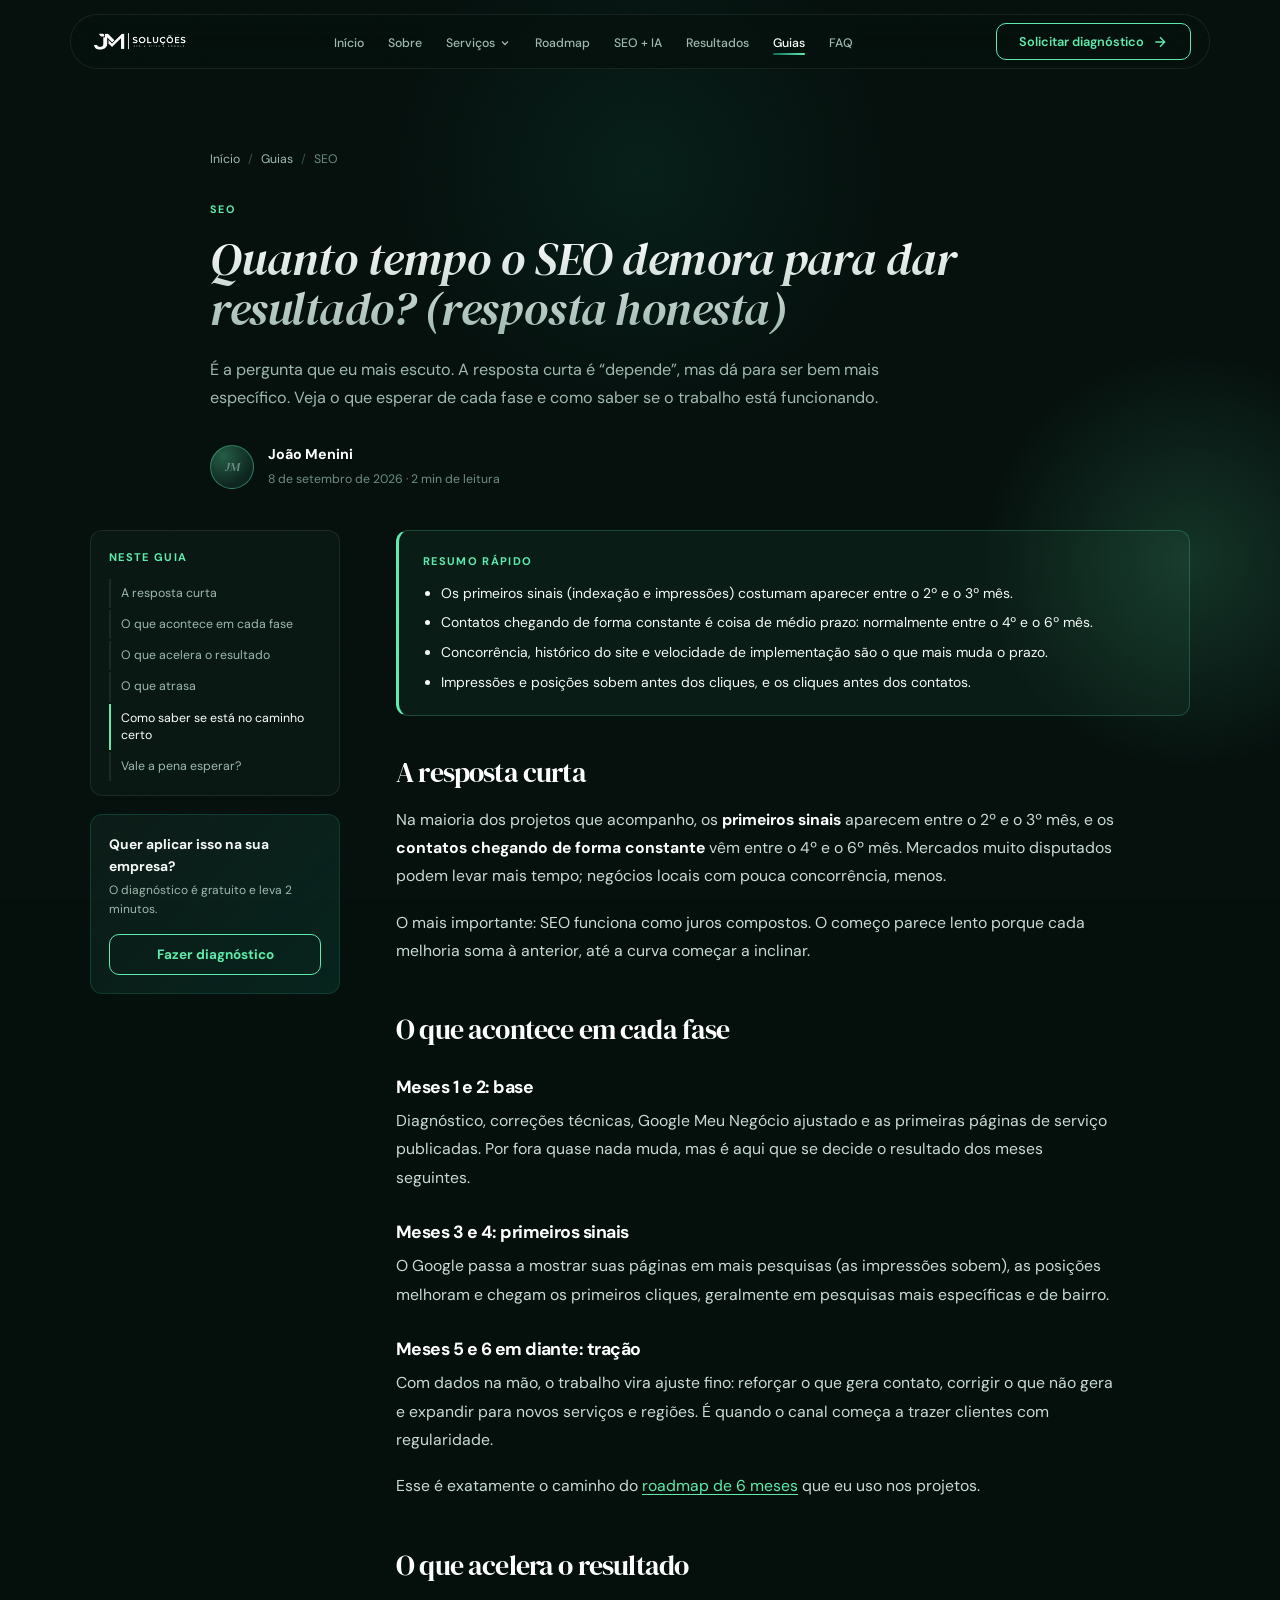
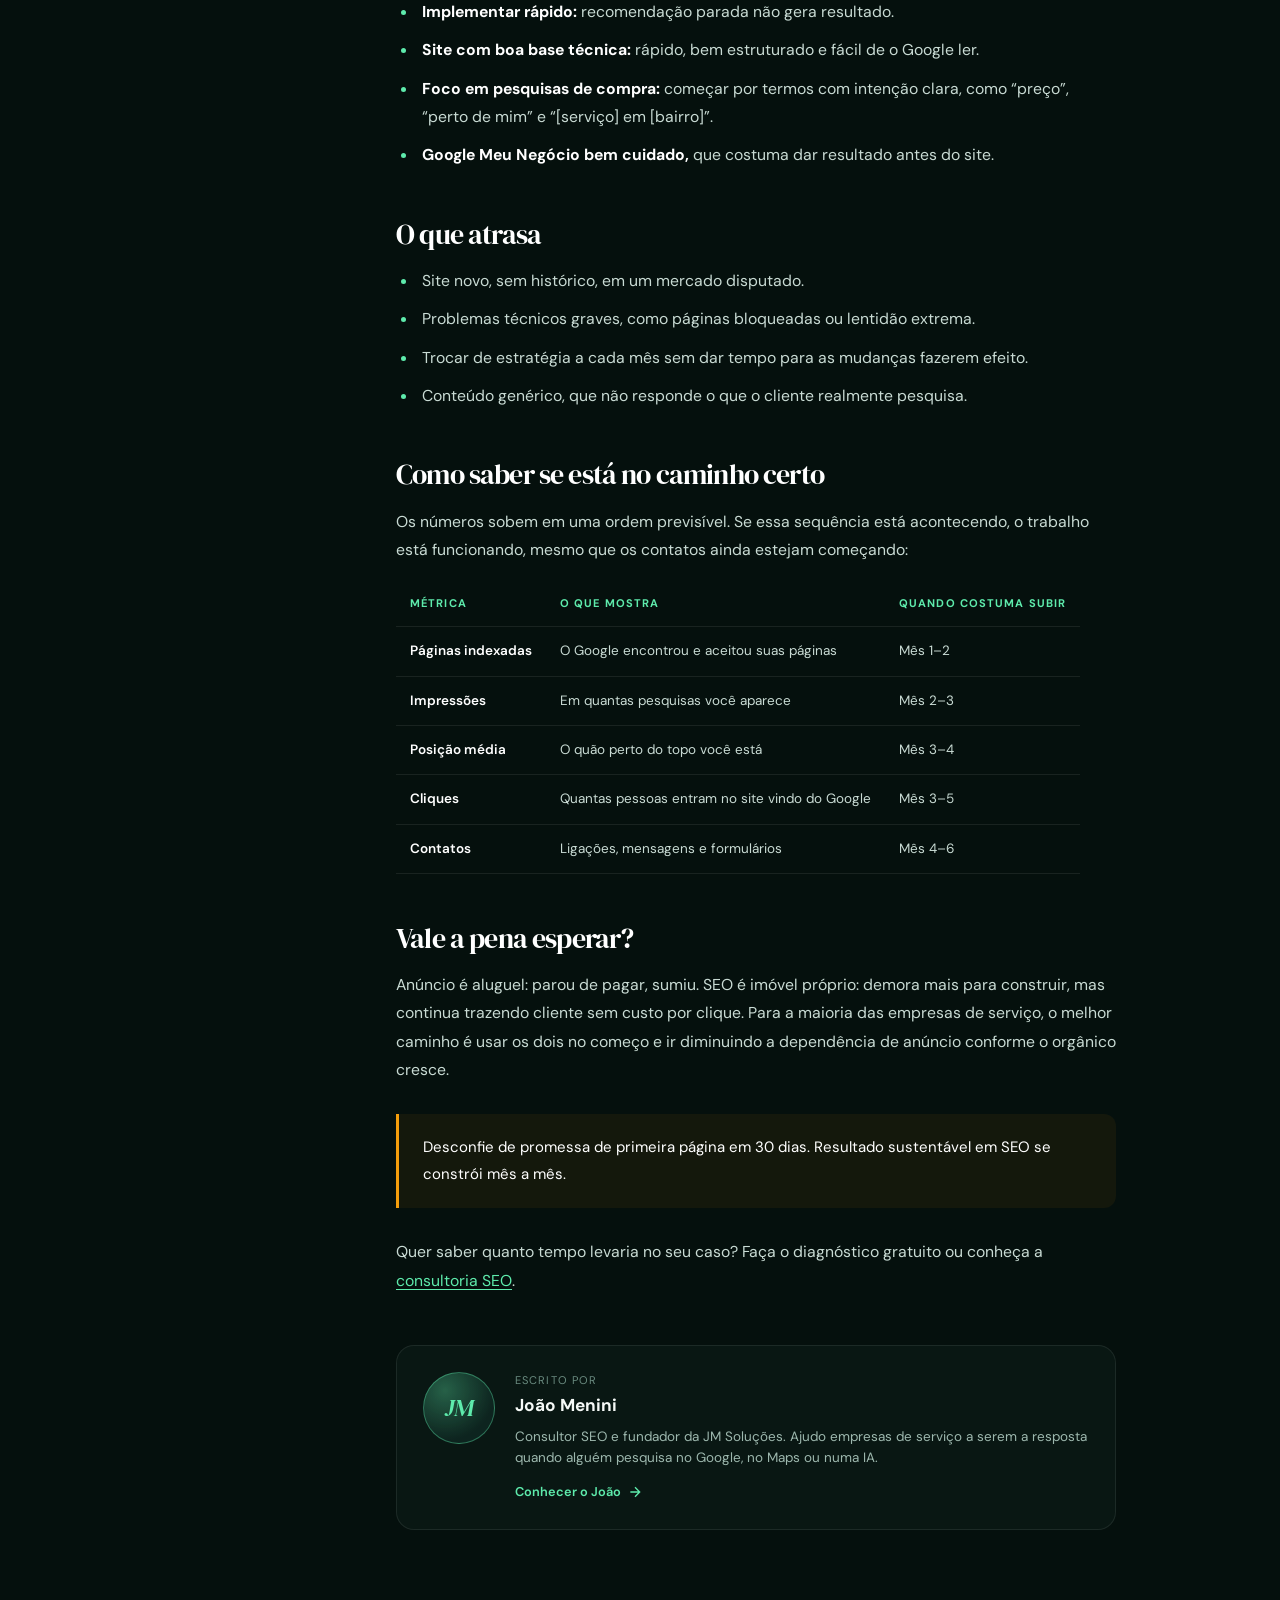
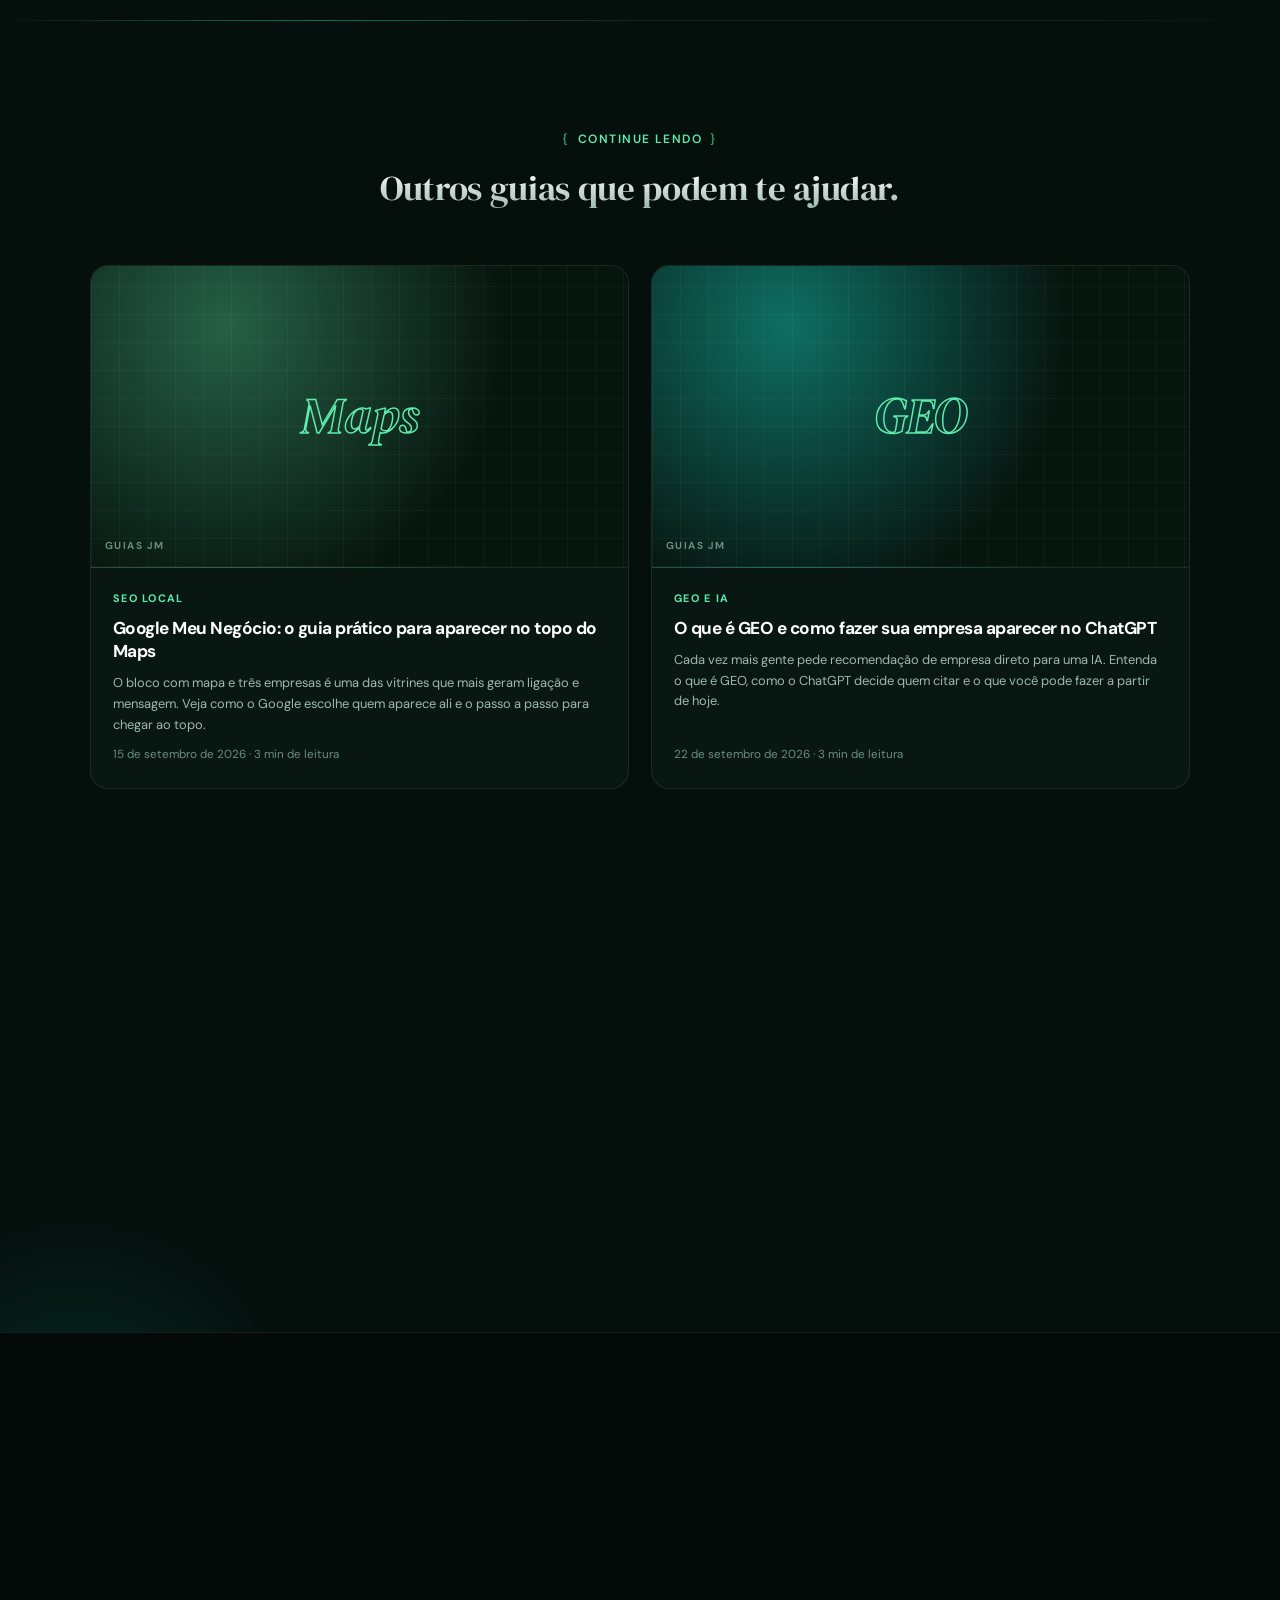
<file: guias/quanto-tempo-seo-demora-para-dar-resultado.html>
<!DOCTYPE html>
<html lang="pt-BR">
<head>
  <meta charset="UTF-8">
  <meta name="viewport" content="width=device-width, initial-scale=1.0">
  <title>Quanto tempo o SEO demora para dar resultado? (resposta honesta) | Guias JM</title>
  <meta name="description" content="Quanto tempo o SEO leva para funcionar? Veja o que acontece em cada fase, o que acelera, o que atrasa e quais números acompanhar para saber se está no caminho certo.">

  <!-- OpenGraph Metadata -->
  <meta property="og:title" content="Quanto tempo o SEO demora para dar resultado? (resposta honesta) | Guias JM">
  <meta property="og:description" content="Quanto tempo o SEO leva para funcionar? Veja o que acontece em cada fase, o que acelera, o que atrasa e quais números acompanhar para saber se está no caminho certo.">
  <meta property="og:type" content="website">
  <meta property="og:locale" content="pt_BR">
  <meta property="og:url" content="https://jmdev17.github.io/meusite/guias/quanto-tempo-seo-demora-para-dar-resultado.html">
  <link rel="canonical" href="https://jmdev17.github.io/meusite/guias/quanto-tempo-seo-demora-para-dar-resultado.html">

  <meta name="theme-color" content="#05100d">

  <!-- Fonts used above the fold, fetched in parallel with the CSS -->
  <link rel="preload" href="../fonts/dm-serif-display-italic-latin.woff2" as="font" type="font/woff2" crossorigin>
  <link rel="preload" href="../fonts/dm-sans-normal-latin.woff2" as="font" type="font/woff2" crossorigin>

  <!-- Favicon & Stylesheet (styles.min.css is generated from styles.css) -->
  <link rel="icon" type="image/avif" href="../images/favicon.avif">
  <link rel="icon" type="image/png" href="../images/favicon.png">
  <link rel="stylesheet" href="../styles.min.css">
  <script type="application/ld+json">{"@context": "https://schema.org", "@type": "BlogPosting", "headline": "Quanto tempo o SEO demora para dar resultado? (resposta honesta)", "description": "Quanto tempo o SEO leva para funcionar? Veja o que acontece em cada fase, o que acelera, o que atrasa e quais números acompanhar para saber se está no caminho certo.", "datePublished": "2026-09-08", "dateModified": "2026-09-08", "articleSection": "SEO", "inLanguage": "pt-BR", "wordCount": 400, "author": {"@type": "Person", "name": "João Menini", "jobTitle": "Consultor SEO"}, "publisher": {"@type": "Organization", "name": "JM Soluções"}}</script>
</head>
<body data-origin="pelo guia “Quanto tempo o SEO demora para dar resultado? (resposta honesta)”" data-service="Consultoria SEO">

  <!-- Background Ambient Glow Spotlights -->
  <div class="ambient-glow-container">
    <div class="glow-orb glow-orb-indigo"></div>
    <div class="glow-orb glow-orb-cyan"></div>
    <div class="glow-orb glow-orb-violet"></div>
  </div>

  <!-- [ HEADER / NAVBAR ] -->
  <header>
    <nav class="navbar" id="navbar" aria-label="Navegação principal">
      <a href="../index.html" class="logo">
        <img src="../images/logo-390.avif" alt="JM Soluções" class="logo-img" width="330" height="110">
      </a>

      <ul class="nav-links">
        <li><a href="../index.html">Início</a></li>
        <li><a href="../index.html#sobre">Sobre</a></li>
        <li class="nav-dropdown">
          <button class="nav-dropdown-toggle" aria-expanded="false" aria-haspopup="true">Serviços <svg width="12" height="12" viewBox="0 0 24 24" fill="none" stroke="currentColor" stroke-width="2.5" aria-hidden="true"><polyline points="6 9 12 15 18 9"/></svg></button>
          <div class="nav-dropdown-menu">
            <a href="../servicos/consultoria-seo.html">Consultoria SEO</a>
            <a href="../servicos/auditoria-seo.html">Auditoria de SEO</a>
            <a href="../servicos/google-meu-negocio.html">Google Meu Negócio</a>
            <a href="../servicos/seo-local.html">SEO Local</a>
            <a href="../servicos/criacao-de-sites.html">Criação de Sites</a>
            <a href="../servicos/geo-seo-para-ia.html">GEO — SEO para IAs</a>
          </div>
        </li>
        <li><a href="../index.html#roadmap">Roadmap</a></li>
        <li><a href="../index.html#ia">SEO + IA</a></li>
        <li><a href="../resultados.html">Resultados</a></li>
        <li><a href="../guias/index.html" class="active">Guias</a></li>
        <li><a href="../index.html#faq">FAQ</a></li>
      </ul>

      <button class="btn btn-primary open-modal-btn">
        Solicitar diagnóstico
        <svg width="16" height="16" viewBox="0 0 24 24" fill="none" stroke="currentColor" stroke-width="2" aria-hidden="true"><path d="M5 12h14M12 5l7 7-7 7"/></svg>
      </button>

      <button class="mobile-toggle" id="mobileToggle" aria-label="Abrir menu">
        <svg width="24" height="24" viewBox="0 0 24 24" fill="none" stroke="currentColor" stroke-width="2"><path d="M4 6h16M4 12h16M4 18h16"/></svg>
      </button>
    </nav>

    <!-- Mobile Drawer -->
    <div class="mobile-drawer" id="mobileDrawer">
      <button class="mobile-drawer-close" id="mobileDrawerClose" aria-label="Fechar menu">&times;</button>
      <a href="../index.html" class="mobile-nav-link">Início</a>
      <a href="../index.html#sobre" class="mobile-nav-link">Sobre</a>
      <div class="mobile-drawer-group">
        <span class="mobile-drawer-label">Serviços</span>
        <a href="../servicos/consultoria-seo.html" class="mobile-nav-link">Consultoria SEO</a>
        <a href="../servicos/auditoria-seo.html" class="mobile-nav-link">Auditoria de SEO</a>
        <a href="../servicos/google-meu-negocio.html" class="mobile-nav-link">Google Meu Negócio</a>
        <a href="../servicos/seo-local.html" class="mobile-nav-link">SEO Local</a>
        <a href="../servicos/criacao-de-sites.html" class="mobile-nav-link">Criação de Sites</a>
        <a href="../servicos/geo-seo-para-ia.html" class="mobile-nav-link">GEO — SEO para IAs</a>
      </div>
      <a href="../index.html#roadmap" class="mobile-nav-link">Roadmap</a>
      <a href="../index.html#ia" class="mobile-nav-link">SEO + IA</a>
      <a href="../resultados.html" class="mobile-nav-link">Resultados</a>
      <a href="../guias/index.html" class="mobile-nav-link">Guias</a>
      <a href="../index.html#faq" class="mobile-nav-link">FAQ</a>
      <button class="btn btn-primary open-modal-btn" style="margin-top: 12px;">Solicitar diagnóstico</button>
    </div>
  </header>

  <main>
    <article class="guide-article">
      <header class="page-hero section-relative guide-hero">
        <div class="container">
          <nav aria-label="Você está em">
            <ol class="breadcrumb">
              <li><a href="../index.html">Início</a></li>
              <li><a href="../guias/index.html">Guias</a></li>
              <li aria-current="page">SEO</li>
            </ol>
          </nav>
          <span class="guide-cat">SEO</span>
          <h1 class="page-title text-gradient">Quanto tempo o SEO demora para dar resultado? (resposta honesta)</h1>
          <p class="page-lead">É a pergunta que eu mais escuto. A resposta curta é “depende”, mas dá para ser bem mais específico. Veja o que esperar de cada fase e como saber se o trabalho está funcionando.</p>
          <div class="guide-byline">
            <span class="guide-avatar" aria-hidden="true">JM</span>
            <div>
              <strong>João Menini</strong>
              <span><time datetime="2026-09-08">8 de setembro de 2026</time> · 2 min de leitura</span>
            </div>
          </div>
        </div>
      </header>

      <div class="container guide-layout">
        <aside class="guide-aside">
          <details class="guide-toc" open>
            <summary>Neste guia</summary>
            <ol>
              <li><a href="#a-resposta-curta">A resposta curta</a></li>
              <li><a href="#o-que-acontece-em-cada-fase">O que acontece em cada fase</a></li>
              <li><a href="#o-que-acelera-o-resultado">O que acelera o resultado</a></li>
              <li><a href="#o-que-atrasa">O que atrasa</a></li>
              <li><a href="#como-saber-se-esta-no-caminho-certo">Como saber se está no caminho certo</a></li>
              <li><a href="#vale-a-pena-esperar">Vale a pena esperar?</a></li>
            </ol>
          </details>
          <div class="guide-aside-cta">
            <strong>Quer aplicar isso na sua empresa?</strong>
            <p>O diagnóstico é gratuito e leva 2 minutos.</p>
            <button class="btn btn-cyan open-modal-btn" data-service="Consultoria SEO">Fazer diagnóstico</button>
          </div>
        </aside>

        <div class="guide-content">
          <div class="guide-summary">
            <span class="guide-summary-title">Resumo rápido</span>
            <ul>
              <li>Os primeiros sinais (indexação e impressões) costumam aparecer entre o 2º e o 3º mês.</li>
              <li>Contatos chegando de forma constante é coisa de médio prazo: normalmente entre o 4º e o 6º mês.</li>
              <li>Concorrência, histórico do site e velocidade de implementação são o que mais muda o prazo.</li>
              <li>Impressões e posições sobem antes dos cliques, e os cliques antes dos contatos.</li>
            </ul>
          </div>

          <div class="prose">

<h2 id="a-resposta-curta">A resposta curta</h2>
<p>Na maioria dos projetos que acompanho, os <strong>primeiros sinais</strong> aparecem entre o 2º e o 3º mês, e os <strong>contatos chegando de forma constante</strong> vêm entre o 4º e o 6º mês. Mercados muito disputados podem levar mais tempo; negócios locais com pouca concorrência, menos.</p>
<p>O mais importante: SEO funciona como juros compostos. O começo parece lento porque cada melhoria soma à anterior, até a curva começar a inclinar.</p>

<h2 id="o-que-acontece-em-cada-fase">O que acontece em cada fase</h2>
<h3>Meses 1 e 2: base</h3>
<p>Diagnóstico, correções técnicas, Google Meu Negócio ajustado e as primeiras páginas de serviço publicadas. Por fora quase nada muda, mas é aqui que se decide o resultado dos meses seguintes.</p>
<h3>Meses 3 e 4: primeiros sinais</h3>
<p>O Google passa a mostrar suas páginas em mais pesquisas (as impressões sobem), as posições melhoram e chegam os primeiros cliques, geralmente em pesquisas mais específicas e de bairro.</p>
<h3>Meses 5 e 6 em diante: tração</h3>
<p>Com dados na mão, o trabalho vira ajuste fino: reforçar o que gera contato, corrigir o que não gera e expandir para novos serviços e regiões. É quando o canal começa a trazer clientes com regularidade.</p>
<p>Esse é exatamente o caminho do <a href="../index.html#roadmap">roadmap de 6 meses</a> que eu uso nos projetos.</p>

<h2 id="o-que-acelera-o-resultado">O que acelera o resultado</h2>
<ul>
  <li><strong>Implementar rápido:</strong> recomendação parada não gera resultado.</li>
  <li><strong>Site com boa base técnica:</strong> rápido, bem estruturado e fácil de o Google ler.</li>
  <li><strong>Foco em pesquisas de compra:</strong> começar por termos com intenção clara, como “preço”, “perto de mim” e “[serviço] em [bairro]”.</li>
  <li><strong>Google Meu Negócio bem cuidado,</strong> que costuma dar resultado antes do site.</li>
</ul>

<h2 id="o-que-atrasa">O que atrasa</h2>
<ul>
  <li>Site novo, sem histórico, em um mercado disputado.</li>
  <li>Problemas técnicos graves, como páginas bloqueadas ou lentidão extrema.</li>
  <li>Trocar de estratégia a cada mês sem dar tempo para as mudanças fazerem efeito.</li>
  <li>Conteúdo genérico, que não responde o que o cliente realmente pesquisa.</li>
</ul>

<h2 id="como-saber-se-esta-no-caminho-certo">Como saber se está no caminho certo</h2>
<p>Os números sobem em uma ordem previsível. Se essa sequência está acontecendo, o trabalho está funcionando, mesmo que os contatos ainda estejam começando:</p>
<table>
  <thead><tr><th>Métrica</th><th>O que mostra</th><th>Quando costuma subir</th></tr></thead>
  <tbody>
    <tr><td>Páginas indexadas</td><td>O Google encontrou e aceitou suas páginas</td><td>Mês 1–2</td></tr>
    <tr><td>Impressões</td><td>Em quantas pesquisas você aparece</td><td>Mês 2–3</td></tr>
    <tr><td>Posição média</td><td>O quão perto do topo você está</td><td>Mês 3–4</td></tr>
    <tr><td>Cliques</td><td>Quantas pessoas entram no site vindo do Google</td><td>Mês 3–5</td></tr>
    <tr><td>Contatos</td><td>Ligações, mensagens e formulários</td><td>Mês 4–6</td></tr>
  </tbody>
</table>

<h2 id="vale-a-pena-esperar">Vale a pena esperar?</h2>
<p>Anúncio é aluguel: parou de pagar, sumiu. SEO é imóvel próprio: demora mais para construir, mas continua trazendo cliente sem custo por clique. Para a maioria das empresas de serviço, o melhor caminho é usar os dois no começo e ir diminuindo a dependência de anúncio conforme o orgânico cresce.</p>
<blockquote>Desconfie de promessa de primeira página em 30 dias. Resultado sustentável em SEO se constrói mês a mês.</blockquote>
<p>Quer saber quanto tempo levaria no seu caso? Faça o diagnóstico gratuito ou conheça a <a href="../servicos/consultoria-seo.html">consultoria SEO</a>.</p>

          </div>

          <div class="guide-author glass-card">
            <span class="guide-avatar large" aria-hidden="true">JM</span>
            <div>
              <span class="guide-author-label">Escrito por</span>
              <strong>João Menini</strong>
              <p>Consultor SEO e fundador da JM Soluções. Ajudo empresas de serviço a serem a resposta quando alguém pesquisa no Google, no Maps ou numa IA.</p>
              <a href="../index.html#sobre" class="servico-link-cta">Conhecer o João <svg width="16" height="16" viewBox="0 0 24 24" fill="none" stroke="currentColor" stroke-width="2" aria-hidden="true"><path d="M5 12h14M12 5l7 7-7 7"/></svg></a>
            </div>
          </div>
        </div>
      </div>
    </article>

    <hr class="section-divider">

    <section class="section-padding section-relative">
      <div class="container">
        <div class="section-header reveal">
          <div class="section-tag"><span class="dot"></span> Continue lendo</div>
          <h2 class="section-title text-gradient">
            Outros guias que podem te ajudar.
          </h2>
        </div>

        <div class="guides-grid two reveal-stagger">
          <a class="glass-card guide-card " href="../guias/google-meu-negocio-guia-para-aparecer-no-maps.html" data-cat="seo-local">
            <div class="guide-cover cat-seo-local " aria-hidden="true">
              <span class="guide-cover-word">Maps</span>
              <span class="guide-cover-brand">Guias JM</span>
            </div>
            <div class="guide-card-body">
              <span class="guide-cat">SEO Local</span>
              <h3>Google Meu Negócio: o guia prático para aparecer no topo do Maps</h3>
              <p>O bloco com mapa e três empresas é uma das vitrines que mais geram ligação e mensagem. Veja como o Google escolhe quem aparece ali e o passo a passo para chegar ao topo.</p>
              <span class="guide-meta"><time datetime="2026-09-15">15 de setembro de 2026</time> · 3 min de leitura</span>
            </div>
          </a>
          <a class="glass-card guide-card " href="../guias/o-que-e-geo-como-aparecer-no-chatgpt.html" data-cat="geo-ia">
            <div class="guide-cover cat-geo-ia " aria-hidden="true">
              <span class="guide-cover-word">GEO</span>
              <span class="guide-cover-brand">Guias JM</span>
            </div>
            <div class="guide-card-body">
              <span class="guide-cat">GEO e IA</span>
              <h3>O que é GEO e como fazer sua empresa aparecer no ChatGPT</h3>
              <p>Cada vez mais gente pede recomendação de empresa direto para uma IA. Entenda o que é GEO, como o ChatGPT decide quem citar e o que você pode fazer a partir de hoje.</p>
              <span class="guide-meta"><time datetime="2026-09-22">22 de setembro de 2026</time> · 3 min de leitura</span>
            </div>
          </a>
        </div>
      </div>
    </section>

    <section class="section-padding section-relative" style="padding-top: 0;">
      <div class="container">
        <div class="cta-final-box reveal-scale">
          <h2 class="cta-final-title text-gradient">Quer um plano para a sua empresa?</h2>
          <p class="cta-final-subtitle">Faça o diagnóstico em 2 minutos. Eu analiso o seu caso e te respondo pessoalmente no WhatsApp.</p>
          <button class="btn btn-cyan open-modal-btn" data-service="Consultoria SEO" style="font-size: 1.05rem; padding: 16px 36px;">Fazer meu diagnóstico <svg width="16" height="16" viewBox="0 0 24 24" fill="none" stroke="currentColor" stroke-width="2" aria-hidden="true"><path d="M5 12h14M12 5l7 7-7 7"/></svg></button>
          <a href="https://wa.me/5512988978125" class="btn btn-secondary btn-wa cta-wa" data-wa target="_blank" rel="noopener"><svg width="16" height="16" viewBox="0 0 24 24" fill="currentColor" aria-hidden="true"><path d="M17.47 14.38c-.3-.15-1.76-.87-2.03-.97-.27-.1-.47-.15-.67.15-.2.3-.77.97-.94 1.17-.17.2-.35.22-.64.07-.3-.15-1.26-.46-2.4-1.48-.89-.79-1.49-1.77-1.66-2.07-.17-.3-.02-.46.13-.61.13-.13.3-.35.45-.52.15-.17.2-.3.3-.5.1-.2.05-.37-.02-.52-.08-.15-.67-1.61-.92-2.2-.24-.58-.49-.5-.67-.51h-.57c-.2 0-.52.07-.79.37-.27.3-1.04 1.02-1.04 2.48s1.07 2.88 1.21 3.08c.15.2 2.1 3.2 5.08 4.49.71.31 1.26.49 1.69.63.71.23 1.36.2 1.87.12.57-.08 1.76-.72 2.01-1.41.25-.7.25-1.29.17-1.41-.07-.12-.27-.2-.57-.35zM12.04 21.5h-.01a9.45 9.45 0 0 1-4.82-1.32l-.35-.2-3.58.94.96-3.49-.23-.36a9.43 9.43 0 0 1-1.45-5.03c0-5.22 4.25-9.47 9.48-9.47 2.53 0 4.91.99 6.7 2.78a9.41 9.41 0 0 1 2.77 6.7c0 5.23-4.25 9.45-9.47 9.45zm8.06-17.52A11.32 11.32 0 0 0 12.04.65C5.76.65.64 5.76.64 12.04c0 2.01.52 3.97 1.52 5.7L.54 23.65l6.05-1.59a11.37 11.37 0 0 0 5.44 1.39h.01c6.28 0 11.39-5.11 11.39-11.39 0-3.04-1.18-5.9-3.33-8.05z"/></svg> Chamar no WhatsApp</a>
        </div>
      </div>
    </section>
  </main>

  <!-- [ FOOTER ] -->
  <footer class="footer">
    <div class="container">
      <div class="footer-grid">
        <div class="footer-brand">
          <a href="../index.html" class="logo">
            <img src="../images/logo-390.avif" alt="JM Soluções" class="logo-img" width="330" height="110">
          </a>
          <p>
            João Menini, consultor SEO. Faço empresas de serviço serem a resposta quando alguém pesquisa no Google, no Maps ou numa IA.
          </p>
        </div>

        <div class="footer-column">
          <h4>SERVIÇOS</h4>
          <ul>
            <li><a href="../servicos/consultoria-seo.html">Consultoria SEO</a></li>
            <li><a href="../servicos/auditoria-seo.html">Auditoria de SEO</a></li>
            <li><a href="../servicos/google-meu-negocio.html">Google Meu Negócio</a></li>
            <li><a href="../servicos/seo-local.html">SEO Local</a></li>
            <li><a href="../servicos/criacao-de-sites.html">Criação de Sites</a></li>
            <li><a href="../servicos/geo-seo-para-ia.html">GEO — SEO para IAs</a></li>
          </ul>
        </div>

        <div class="footer-column">
          <h4>PÁGINAS</h4>
          <ul>
            <li><a href="../index.html">Início</a></li>
            <li><a href="../index.html#sobre">Quem é João Menini</a></li>
            <li><a href="../index.html#roadmap">Roadmap</a></li>
            <li><a href="../resultados.html">Resultados</a></li>
            <li><a href="../guias/index.html">Guias</a></li>
            <li><a href="../index.html#faq">Perguntas frequentes</a></li>
          </ul>
        </div>

        <div class="footer-column">
          <h4>CONTATO</h4>
          <ul>
            <li><a href="#" class="open-modal-btn">Solicitar diagnóstico</a></li>
            <li><a href="https://wa.me/5512988978125" data-wa target="_blank" rel="noopener">WhatsApp (12) 98897-8125</a></li>
            <li><a href="https://instagram.com" target="_blank" rel="noopener">Instagram</a></li>
          </ul>
        </div>
      </div>

      <div class="footer-bottom">
        <div>© 2026 JM Soluções · João Menini. Todos os direitos reservados.</div>
        <div class="footer-legal"><a href="../politica-de-privacidade.html">Política de Privacidade</a> · <a href="../termos-de-uso.html">Termos de Uso</a></div>
      </div>
    </div>
  </footer>

  <!-- Floating diagnosis CTA -->
  <button class="diag-float open-modal-btn" aria-label="Solicitar diagnóstico">
    Solicitar diagnóstico <svg width="16" height="16" viewBox="0 0 24 24" fill="none" stroke="currentColor" stroke-width="2" aria-hidden="true"><path d="M5 12h14M12 5l7 7-7 7"/></svg>
  </button>

  <!-- DIAGNÓSTICO MODAL (multi-step → WhatsApp) -->
  <div class="modal-overlay" id="contactModal" role="dialog" aria-modal="true" aria-labelledby="diagTitle">
    <div class="modal-content diag-modal">
      <button class="modal-close" id="modalClose" aria-label="Fechar">&times;</button>

      <div class="diag-head">
        <span class="diag-kicker">Diagnóstico gratuito · 2 minutos</span>
        <h3 class="modal-title text-gradient" id="diagTitle">Me conta sobre a sua empresa.</h3>
        <p class="modal-desc">São 4 passos rápidos. No final, suas respostas vão direto para o meu WhatsApp e eu te respondo pessoalmente.</p>
        <div class="diag-progress"><span class="diag-progress-bar" id="diagProgress"></span></div>
        <div class="diag-step-label" id="diagStepLabel">Etapa 1 de 4</div>
      </div>

      <form id="leadForm" novalidate>
        <fieldset class="diag-step active">
          <legend>Sua empresa</legend>
          <p class="diag-hint">Para eu saber com quem estou falando.</p>
          <div class="form-group">
            <label for="diagEmpresa">Nome da empresa</label>
            <input type="text" id="diagEmpresa" name="empresa" class="form-control" placeholder="Ex: Clínica Sorriso" required>
          </div>
          <div class="form-row">
            <div class="form-group">
              <label for="diagSegmento">Segmento</label>
              <input type="text" id="diagSegmento" name="segmento" class="form-control" placeholder="Ex: Odontologia" required>
            </div>
            <div class="form-group">
              <label for="diagCidade">Cidade e estado</label>
              <input type="text" id="diagCidade" name="cidade" class="form-control" placeholder="Ex: Rio de Janeiro, RJ" required>
            </div>
          </div>
        </fieldset>

        <fieldset class="diag-step">
          <legend>Como está a sua empresa hoje?</legend>
          <p class="diag-hint">Não precisa saber qual serviço contratar. Descobrir isso é o meu trabalho.</p>
          <div class="form-group">
            <span class="diag-label">Como os clientes chegam até você hoje? <small>(pode marcar mais de uma)</small></span>
            <div class="diag-chips" data-require-one data-require-msg="Marque pelo menos uma opção."><label class="diag-chip"><input type="checkbox" name="canais" value="Indicação"><span>Indicação</span></label><label class="diag-chip"><input type="checkbox" name="canais" value="Instagram / redes sociais"><span>Instagram / redes sociais</span></label><label class="diag-chip"><input type="checkbox" name="canais" value="Pesquisa no Google"><span>Pesquisa no Google</span></label><label class="diag-chip"><input type="checkbox" name="canais" value="Google Maps"><span>Google Maps</span></label><label class="diag-chip"><input type="checkbox" name="canais" value="Anúncios pagos"><span>Anúncios pagos</span></label><label class="diag-chip"><input type="checkbox" name="canais" value="Ainda não chegam de forma constante"><span>Ainda não chegam de forma constante</span></label></div>
          </div>
          <div class="form-group">
            <span class="diag-label">O que mais te incomoda hoje?</span>
            <div class="diag-options"><label class="diag-option"><input type="radio" name="desafio" value="Quase ninguém me encontra no Google" required><span><strong>Quase ninguém me encontra no Google</strong><small>Quem pesquisa pelo meu serviço encontra o concorrente.</small></span></label><label class="diag-option"><input type="radio" name="desafio" value="Apareço, mas pouca gente entra em contato" required><span><strong>Apareço, mas pouca gente entra em contato</strong><small>Tenho visitas ou visualizações, mas poucos pedidos.</small></span></label><label class="diag-option"><input type="radio" name="desafio" value="Não tenho site ou meu site está desatualizado" required><span><strong>Não tenho site ou meu site está desatualizado</strong><small>Preciso de uma presença que passe confiança.</small></span></label><label class="diag-option"><input type="radio" name="desafio" value="Dependo demais de indicação ou de anúncios" required><span><strong>Dependo demais de indicação ou de anúncios</strong><small>Quero um canal que traga clientes todo mês.</small></span></label><label class="diag-option"><input type="radio" name="desafio" value="Não sei ao certo, quero uma análise" required><span><strong>Não sei ao certo, quero uma análise</strong><small>Quero entender onde estão as oportunidades.</small></span></label></div>
          </div>
          <input type="hidden" name="servico" id="diagService">
        </fieldset>

        <fieldset class="diag-step">
          <legend>Onde você está hoje</legend>
          <p class="diag-hint">Isso me ajuda a chegar na conversa já com algumas ideias.</p>
          <div class="form-group">
            <label for="diagSite">URL do site (se houver)</label>
            <input type="text" id="diagSite" name="site" class="form-control" placeholder="www.suaempresa.com.br">
          </div>
          <div class="form-row">
            <div class="form-group">
              <label for="diagInvest">Investimento previsto</label>
              <select id="diagInvest" name="investimento" class="form-control" required><option value="" disabled selected>Selecione</option><option value="Ainda estou avaliando">Ainda estou avaliando</option><option value="Até R$ 1.500/mês">Até R$ 1.500/mês</option><option value="R$ 1.500 a R$ 3.000/mês">R$ 1.500 a R$ 3.000/mês</option><option value="Acima de R$ 3.000/mês">Acima de R$ 3.000/mês</option></select>
            </div>
            <div class="form-group">
              <label for="diagJaInveste">Já investe em SEO?</label>
              <select id="diagJaInveste" name="investe_seo" class="form-control" required><option value="" disabled selected>Selecione</option><option value="Sim, com agência ou profissional">Sim, com agência ou profissional</option><option value="Sim, faço por conta própria">Sim, faço por conta própria</option><option value="Não, ainda não invisto">Não, ainda não invisto</option></select>
            </div>
          </div>
          <div class="form-group">
            <label for="diagContexto">Contexto adicional (opcional)</label>
            <textarea id="diagContexto" name="contexto" class="form-control" rows="3" placeholder="Conte o que está acontecendo hoje, concorrentes, metas..."></textarea>
          </div>
        </fieldset>

        <fieldset class="diag-step">
          <legend>Para onde eu te respondo?</legend>
          <p class="diag-hint">Uso seus dados só para responder você. Nada de lista de e-mail. <a href="../politica-de-privacidade.html" target="_blank" rel="noopener">Ver política de privacidade</a></p>
          <div class="form-group">
            <label for="diagNome">Seu nome</label>
            <input type="text" id="diagNome" name="nome" class="form-control" placeholder="Ex: Rodrigo Silva" required autocomplete="name">
          </div>
          <div class="form-row">
            <div class="form-group">
              <label for="diagWhats">WhatsApp</label>
              <input type="tel" id="diagWhats" name="whatsapp" class="form-control" placeholder="(00) 90000-0000" required autocomplete="tel">
            </div>
            <div class="form-group">
              <label for="diagEmail">E-mail (opcional)</label>
              <input type="email" id="diagEmail" name="email" class="form-control" placeholder="voce@empresa.com" autocomplete="email">
            </div>
          </div>
        </fieldset>

        <div class="diag-nav">
          <button type="button" class="btn btn-secondary" id="diagBack" hidden>Voltar</button>
          <button type="button" class="btn btn-primary" id="diagNext">Continuar <svg width="16" height="16" viewBox="0 0 24 24" fill="none" stroke="currentColor" stroke-width="2" aria-hidden="true"><path d="M5 12h14M12 5l7 7-7 7"/></svg></button>
          <button type="submit" class="btn btn-cyan" id="diagSubmit" hidden>Enviar diagnóstico <svg width="16" height="16" viewBox="0 0 24 24" fill="none" stroke="currentColor" stroke-width="2" aria-hidden="true"><path d="M5 12h14M12 5l7 7-7 7"/></svg></button>
        </div>
        <p class="diag-privacy">Quem responde é o próprio João Menini.</p>
        <p class="diag-alt">Prefere ir direto? <a href="https://wa.me/5512988978125" data-wa target="_blank" rel="noopener">Chamar no WhatsApp</a></p>
      </form>

      <div class="diag-success" id="diagSuccess" role="status">
        <div class="diag-success-icon">
          <svg width="26" height="26" viewBox="0 0 24 24" fill="none" stroke="currentColor" stroke-width="2.5"><polyline points="20 6 9 17 4 12"/></svg>
        </div>
        <h3>Pronto! Agora é só enviar.</h3>
        <p>Abri o WhatsApp com as suas respostas. É só apertar enviar. Se a janela não abriu, use o botão abaixo.</p>
        <a href="#" class="btn btn-cyan" id="diagWhatsLink" target="_blank" rel="noopener">Abrir WhatsApp <svg width="16" height="16" viewBox="0 0 24 24" fill="none" stroke="currentColor" stroke-width="2" aria-hidden="true"><path d="M5 12h14M12 5l7 7-7 7"/></svg></a>
      </div>
    </div>
  </div>

  <!-- PROOF IMAGE LIGHTBOX MODAL -->
  <div class="proof-lightbox" id="proofLightbox" role="dialog" aria-modal="true" aria-hidden="true" aria-label="Visualização do print ampliado">
    <div class="proof-lightbox-backdrop" id="proofLightboxBackdrop"></div>
    <div class="proof-lightbox-container">
      <button class="proof-lightbox-close" id="proofLightboxClose" aria-label="Fechar visualização">
        <svg width="20" height="20" viewBox="0 0 24 24" fill="none" stroke="currentColor" stroke-width="2.5"><line x1="18" y1="6" x2="6" y2="18"/><line x1="6" y1="6" x2="18" y2="18"/></svg>
      </button>
      <div class="proof-lightbox-body">
        <img alt="" class="proof-lightbox-img" id="proofLightboxImg">
        <div class="proof-lightbox-caption" id="proofLightboxCaption"></div>
      </div>
    </div>
  </div>

  <!-- JavaScript App Logic -->
  <script src="../app.js" defer></script>
</body>
</html>
</file>
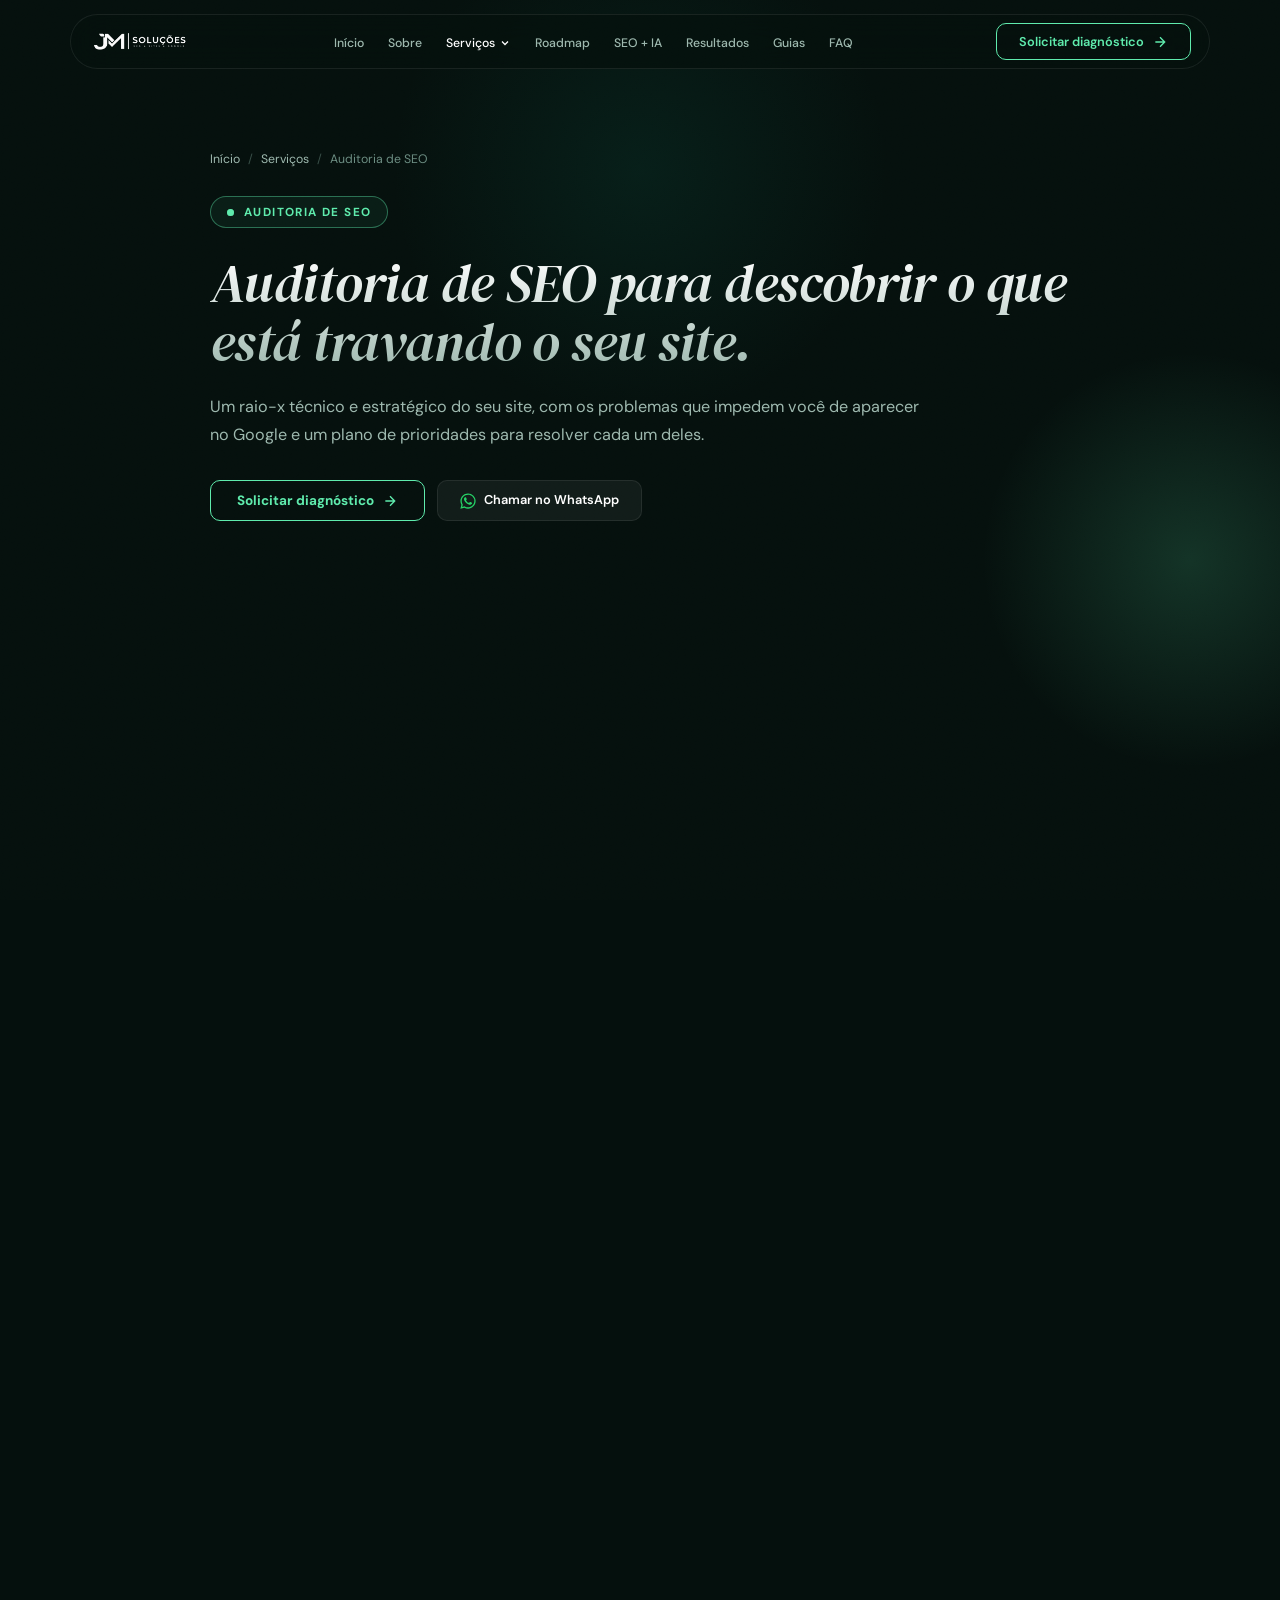
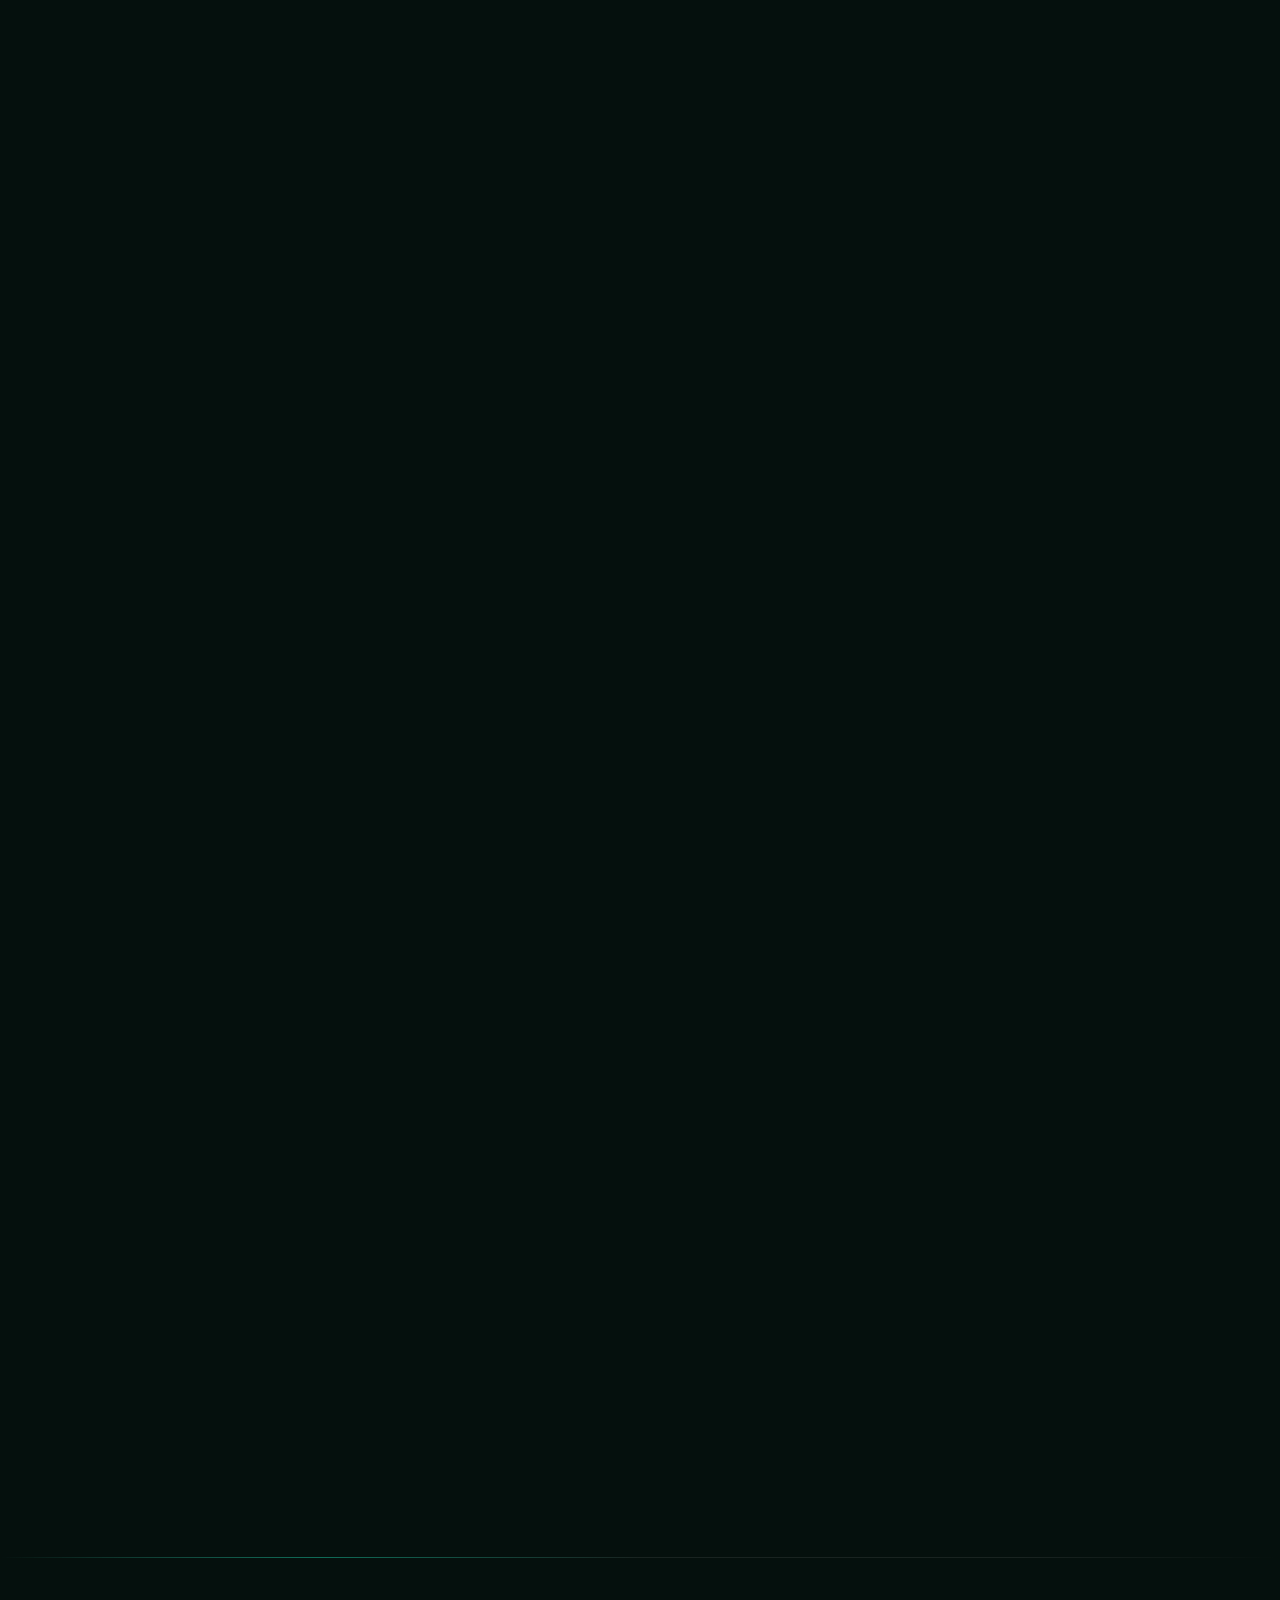
<file: servicos/auditoria-seo.html>
<!DOCTYPE html>
<html lang="pt-BR">
<head>
  <meta charset="UTF-8">
  <meta name="viewport" content="width=device-width, initial-scale=1.0">
  <title>Auditoria de SEO completa para o seu site | João Menini</title>
  <meta name="description" content="Auditoria de SEO técnica e estratégica: indexação, velocidade, conteúdo, SEO local e conversão, com um plano de prioridades claro para corrigir o que importa.">

  <!-- OpenGraph Metadata -->
  <meta property="og:title" content="Auditoria de SEO completa para o seu site | João Menini">
  <meta property="og:description" content="Auditoria de SEO técnica e estratégica: indexação, velocidade, conteúdo, SEO local e conversão, com um plano de prioridades claro para corrigir o que importa.">
  <meta property="og:type" content="website">
  <meta property="og:locale" content="pt_BR">
  <meta property="og:url" content="https://jmdev17.github.io/meusite/servicos/auditoria-seo.html">
  <link rel="canonical" href="https://jmdev17.github.io/meusite/servicos/auditoria-seo.html">

  <meta name="theme-color" content="#05100d">

  <!-- Fonts used above the fold, fetched in parallel with the CSS -->
  <link rel="preload" href="../fonts/dm-serif-display-italic-latin.woff2" as="font" type="font/woff2" crossorigin>
  <link rel="preload" href="../fonts/dm-sans-normal-latin.woff2" as="font" type="font/woff2" crossorigin>

  <!-- Favicon & Stylesheet (styles.min.css is generated from styles.css) -->
  <link rel="icon" type="image/avif" href="../images/favicon.avif">
  <link rel="icon" type="image/png" href="../images/favicon.png">
  <link rel="stylesheet" href="../styles.min.css">
  <script type="application/ld+json">{"@context": "https://schema.org", "@type": "Service", "name": "Auditoria de SEO", "description": "Auditoria de SEO técnica e estratégica: indexação, velocidade, conteúdo, SEO local e conversão, com um plano de prioridades claro para corrigir o que importa.", "provider": {"@type": "ProfessionalService", "name": "JM Soluções", "founder": {"@type": "Person", "name": "João Menini"}}, "areaServed": "BR"}</script>
  <script type="application/ld+json">{"@context": "https://schema.org", "@type": "FAQPage", "mainEntity": [{"@type": "Question", "name": "Quanto tempo leva uma auditoria?", "acceptedAnswer": {"@type": "Answer", "text": "Em média de 7 a 15 dias, dependendo do tamanho do site e da quantidade de dados disponíveis."}}, {"@type": "Question", "name": "Preciso dar acesso ao meu site?", "acceptedAnswer": {"@type": "Answer", "text": "O ideal é ter acesso ao Google Search Console e ao Analytics. Não é necessário acesso ao painel do site para a análise."}}, {"@type": "Question", "name": "Você também executa as correções?", "acceptedAnswer": {"@type": "Answer", "text": "Sim. Depois da auditoria, você pode executar com sua equipe ou contratar a implementação junto com a consultoria."}}, {"@type": "Question", "name": "Serve para site novo?", "acceptedAnswer": {"@type": "Answer", "text": "Serve. Em sites novos a auditoria garante que a base técnica está correta antes de investir em conteúdo."}}]}</script>
</head>
<body data-origin="pela página de Auditoria de SEO" data-service="Auditoria de SEO" data-service-page>

  <!-- Background Ambient Glow Spotlights -->
  <div class="ambient-glow-container">
    <div class="glow-orb glow-orb-indigo"></div>
    <div class="glow-orb glow-orb-cyan"></div>
    <div class="glow-orb glow-orb-violet"></div>
  </div>

  <!-- [ HEADER / NAVBAR ] -->
  <header>
    <nav class="navbar" id="navbar" aria-label="Navegação principal">
      <a href="../index.html" class="logo">
        <img src="../images/logo-390.avif" alt="JM Soluções" class="logo-img" width="330" height="110">
      </a>

      <ul class="nav-links">
        <li><a href="../index.html">Início</a></li>
        <li><a href="../index.html#sobre">Sobre</a></li>
        <li class="nav-dropdown">
          <button class="nav-dropdown-toggle active" aria-expanded="false" aria-haspopup="true">Serviços <svg width="12" height="12" viewBox="0 0 24 24" fill="none" stroke="currentColor" stroke-width="2.5" aria-hidden="true"><polyline points="6 9 12 15 18 9"/></svg></button>
          <div class="nav-dropdown-menu">
            <a href="../servicos/consultoria-seo.html">Consultoria SEO</a>
            <a href="../servicos/auditoria-seo.html" class="active">Auditoria de SEO</a>
            <a href="../servicos/google-meu-negocio.html">Google Meu Negócio</a>
            <a href="../servicos/seo-local.html">SEO Local</a>
            <a href="../servicos/criacao-de-sites.html">Criação de Sites</a>
            <a href="../servicos/geo-seo-para-ia.html">GEO — SEO para IAs</a>
          </div>
        </li>
        <li><a href="../index.html#roadmap">Roadmap</a></li>
        <li><a href="../index.html#ia">SEO + IA</a></li>
        <li><a href="../resultados.html">Resultados</a></li>
        <li><a href="../guias/index.html">Guias</a></li>
        <li><a href="../index.html#faq">FAQ</a></li>
      </ul>

      <button class="btn btn-primary open-modal-btn">
        Solicitar diagnóstico
        <svg width="16" height="16" viewBox="0 0 24 24" fill="none" stroke="currentColor" stroke-width="2" aria-hidden="true"><path d="M5 12h14M12 5l7 7-7 7"/></svg>
      </button>

      <button class="mobile-toggle" id="mobileToggle" aria-label="Abrir menu">
        <svg width="24" height="24" viewBox="0 0 24 24" fill="none" stroke="currentColor" stroke-width="2"><path d="M4 6h16M4 12h16M4 18h16"/></svg>
      </button>
    </nav>

    <!-- Mobile Drawer -->
    <div class="mobile-drawer" id="mobileDrawer">
      <button class="mobile-drawer-close" id="mobileDrawerClose" aria-label="Fechar menu">&times;</button>
      <a href="../index.html" class="mobile-nav-link">Início</a>
      <a href="../index.html#sobre" class="mobile-nav-link">Sobre</a>
      <div class="mobile-drawer-group">
        <span class="mobile-drawer-label">Serviços</span>
        <a href="../servicos/consultoria-seo.html" class="mobile-nav-link">Consultoria SEO</a>
        <a href="../servicos/auditoria-seo.html" class="mobile-nav-link">Auditoria de SEO</a>
        <a href="../servicos/google-meu-negocio.html" class="mobile-nav-link">Google Meu Negócio</a>
        <a href="../servicos/seo-local.html" class="mobile-nav-link">SEO Local</a>
        <a href="../servicos/criacao-de-sites.html" class="mobile-nav-link">Criação de Sites</a>
        <a href="../servicos/geo-seo-para-ia.html" class="mobile-nav-link">GEO — SEO para IAs</a>
      </div>
      <a href="../index.html#roadmap" class="mobile-nav-link">Roadmap</a>
      <a href="../index.html#ia" class="mobile-nav-link">SEO + IA</a>
      <a href="../resultados.html" class="mobile-nav-link">Resultados</a>
      <a href="../guias/index.html" class="mobile-nav-link">Guias</a>
      <a href="../index.html#faq" class="mobile-nav-link">FAQ</a>
      <button class="btn btn-primary open-modal-btn" style="margin-top: 12px;">Solicitar diagnóstico</button>
    </div>
  </header>

  <main>
    <!-- [ PAGE HERO ] -->
    <section class="page-hero section-relative">
      <div class="container">
        <nav aria-label="Você está em">
          <ol class="breadcrumb">
            <li><a href="../index.html">Início</a></li>
            <li><a href="../index.html#servicos">Serviços</a></li>
            <li aria-current="page">Auditoria de SEO</li>
          </ol>
        </nav>
        <div class="hero-kicker"><span class="pulse"></span> Auditoria de SEO</div>
        <h1 class="page-title text-gradient">Auditoria de SEO para descobrir o que está travando o seu site.</h1>
        <p class="page-lead">Um raio-x técnico e estratégico do seu site, com os problemas que impedem você de aparecer no Google e um plano de prioridades para resolver cada um deles.</p>
        <div class="btn-row">
          <button class="btn btn-cyan open-modal-btn" data-service="Auditoria de SEO">Solicitar diagnóstico <svg width="16" height="16" viewBox="0 0 24 24" fill="none" stroke="currentColor" stroke-width="2" aria-hidden="true"><path d="M5 12h14M12 5l7 7-7 7"/></svg></button>
          <a href="https://wa.me/5512988978125" class="btn btn-secondary btn-wa" data-wa target="_blank" rel="noopener"><svg width="16" height="16" viewBox="0 0 24 24" fill="currentColor" aria-hidden="true"><path d="M17.47 14.38c-.3-.15-1.76-.87-2.03-.97-.27-.1-.47-.15-.67.15-.2.3-.77.97-.94 1.17-.17.2-.35.22-.64.07-.3-.15-1.26-.46-2.4-1.48-.89-.79-1.49-1.77-1.66-2.07-.17-.3-.02-.46.13-.61.13-.13.3-.35.45-.52.15-.17.2-.3.3-.5.1-.2.05-.37-.02-.52-.08-.15-.67-1.61-.92-2.2-.24-.58-.49-.5-.67-.51h-.57c-.2 0-.52.07-.79.37-.27.3-1.04 1.02-1.04 2.48s1.07 2.88 1.21 3.08c.15.2 2.1 3.2 5.08 4.49.71.31 1.26.49 1.69.63.71.23 1.36.2 1.87.12.57-.08 1.76-.72 2.01-1.41.25-.7.25-1.29.17-1.41-.07-.12-.27-.2-.57-.35zM12.04 21.5h-.01a9.45 9.45 0 0 1-4.82-1.32l-.35-.2-3.58.94.96-3.49-.23-.36a9.43 9.43 0 0 1-1.45-5.03c0-5.22 4.25-9.47 9.48-9.47 2.53 0 4.91.99 6.7 2.78a9.41 9.41 0 0 1 2.77 6.7c0 5.23-4.25 9.45-9.47 9.45zm8.06-17.52A11.32 11.32 0 0 0 12.04.65C5.76.65.64 5.76.64 12.04c0 2.01.52 3.97 1.52 5.7L.54 23.65l6.05-1.59a11.37 11.37 0 0 0 5.44 1.39h.01c6.28 0 11.39-5.11 11.39-11.39 0-3.04-1.18-5.9-3.33-8.05z"/></svg> Chamar no WhatsApp</a>
        </div>
      </div>
    </section>

    <!-- [ O QUE É ] -->
    <section class="section-padding section-relative" style="padding-top: 20px;">
      <div class="container" style="max-width: 900px;">
        <div class="glass-card summary-box reveal">
          <div class="section-tag"><span class="dot"></span> Em poucas palavras</div>
          <h2>O que é uma auditoria de SEO?</h2>
            <p>É uma análise profunda do site que revela problemas de indexação, performance, conteúdo, estrutura e conversão, tudo aquilo que faz o Google ignorar suas páginas ou colocá-las atrás dos concorrentes.</p>
            <p>Diferente de um relatório automático, cada ponto vem com contexto: o que é, por que importa e o que fazer primeiro.</p>
            <p class="summary-highlight"><strong>Ideal para:</strong> sites que não aparecem no Google, que perderam tráfego, que vão passar por um redesign ou empresas que querem saber exatamente onde investir antes de começar.</p>
        </div>
      </div>
    </section>

    <hr class="section-divider">

    <!-- [ COMO FUNCIONA ] -->
    <section class="section-padding section-relative">
      <div class="container">
        <div class="section-header reveal">
          <div class="section-tag"><span class="dot"></span> Como funciona</div>
          <h2 class="section-title text-gradient">
            Do rastreamento ao plano de ação, em quatro passos.
          </h2>
        </div>

        <div class="process-grid reveal-stagger">
          <div class="glass-card process-card">
            <div class="process-number">01</div>
            <h3 class="process-title">COLETA DE DADOS</h3>
            <p class="process-desc">Rastreamento completo do site e leitura do Search Console, Analytics e ferramentas de performance.</p>
          </div>
          <div class="glass-card process-card">
            <div class="process-number">02</div>
            <h3 class="process-title">ANÁLISE TÉCNICA</h3>
            <p class="process-desc">Indexação, erros de rastreamento, redirecionamentos, velocidade, mobile e dados estruturados.</p>
          </div>
          <div class="glass-card process-card">
            <div class="process-number">03</div>
            <h3 class="process-title">ANÁLISE ESTRATÉGICA</h3>
            <p class="process-desc">Conteúdo, palavras-chave, intenção de busca, concorrência e caminhos de conversão.</p>
          </div>
          <div class="glass-card process-card">
            <div class="process-number">04</div>
            <h3 class="process-title">PLANO DE AÇÃO</h3>
            <p class="process-desc">Relatório com prioridades por impacto e esforço, pronto para sua equipe ou para mim executar.</p>
          </div>
        </div>
      </div>
    </section>

    <!-- [ LISTAS ] -->
    <section class="section-padding section-relative" style="padding-top: 0;">
      <div class="container">
        <div class="info-grid reveal-stagger">
          <div class="glass-card info-card">
            <h3>Pontos verificados</h3>
            <ul class="check-list">
              <li>Páginas indexadas, bloqueadas ou duplicadas.</li>
              <li>Velocidade de carregamento e Core Web Vitals.</li>
              <li>Estrutura de títulos, metadados e links internos.</li>
              <li>Conteúdo fraco, canibalização e páginas sem intenção clara.</li>
              <li>Presença local, dados estruturados e sinais de confiança.</li>
            </ul>
          </div>
          <div class="glass-card info-card">
            <h3>Entregáveis</h3>
            <ul class="check-list">
              <li>Relatório detalhado com prints e explicações simples.</li>
              <li>Lista de correções priorizada por impacto.</li>
              <li>Oportunidades de palavras-chave que você ainda não explora.</li>
              <li>Reunião de apresentação para tirar todas as dúvidas.</li>
            </ul>
          </div>
        </div>
      </div>
    </section>

    <!-- [ CTA INLINE ] -->
    <section class="section-relative" style="padding-bottom: 90px;">
      <div class="container">
        <div class="cta-inline reveal">
          <div>
            <h3>Não sabe por onde começar?</h3>
            <p>Me conta sobre sua empresa. Eu te mostro o que mais pesa hoje no seu resultado e o que dá para resolver primeiro.</p>
          </div>
          <button class="btn btn-cyan open-modal-btn" data-service="Auditoria de SEO">Solicitar diagnóstico <svg width="16" height="16" viewBox="0 0 24 24" fill="none" stroke="currentColor" stroke-width="2" aria-hidden="true"><path d="M5 12h14M12 5l7 7-7 7"/></svg></button>
        </div>
      </div>
    </section>

    <hr class="section-divider">

    <!-- [ FAQ ] -->
    <section class="section-padding section-relative" id="faq-servico">
      <div class="container">
        <div class="section-header reveal">
          <div class="section-tag"><span class="dot"></span> Perguntas frequentes</div>
          <h2 class="section-title text-gradient">
            O que costumam me perguntar sobre isso.
          </h2>
        </div>

        <div class="faq-container reveal-stagger">
          <div class="faq-item">
            <button class="faq-header" aria-expanded="false">
              <span class="faq-question">Quanto tempo leva uma auditoria?</span>
              <span class="faq-icon" aria-hidden="true">+</span>
            </button>
            <div class="faq-body">
              <p class="faq-answer">
                Em média de 7 a 15 dias, dependendo do tamanho do site e da quantidade de dados disponíveis.
              </p>
            </div>
          </div>
          <div class="faq-item">
            <button class="faq-header" aria-expanded="false">
              <span class="faq-question">Preciso dar acesso ao meu site?</span>
              <span class="faq-icon" aria-hidden="true">+</span>
            </button>
            <div class="faq-body">
              <p class="faq-answer">
                O ideal é ter acesso ao Google Search Console e ao Analytics. Não é necessário acesso ao painel do site para a análise.
              </p>
            </div>
          </div>
          <div class="faq-item">
            <button class="faq-header" aria-expanded="false">
              <span class="faq-question">Você também executa as correções?</span>
              <span class="faq-icon" aria-hidden="true">+</span>
            </button>
            <div class="faq-body">
              <p class="faq-answer">
                Sim. Depois da auditoria, você pode executar com sua equipe ou contratar a implementação junto com a consultoria.
              </p>
            </div>
          </div>
          <div class="faq-item">
            <button class="faq-header" aria-expanded="false">
              <span class="faq-question">Serve para site novo?</span>
              <span class="faq-icon" aria-hidden="true">+</span>
            </button>
            <div class="faq-body">
              <p class="faq-answer">
                Serve. Em sites novos a auditoria garante que a base técnica está correta antes de investir em conteúdo.
              </p>
            </div>
          </div>
        </div>
      </div>
    </section>

    <hr class="section-divider">

    <!-- [ RELACIONADOS ] -->
    <section class="section-padding section-relative">
      <div class="container">
        <div class="section-header reveal">
          <div class="section-tag"><span class="dot"></span> Combina com</div>
          <h2 class="section-title text-gradient">
            Serviços que potencializam este.
          </h2>
        </div>

        <div class="servicos-grid six reveal-stagger">
          <a class="glass-card servico-link" href="../servicos/consultoria-seo.html">
            <span class="servico-link-num">01</span>
            <h3>Consultoria SEO</h3>
            <p>Plano estratégico sob medida para seu site ganhar posições, tráfego qualificado e contatos vindos do Google.</p>
            <span class="servico-link-cta">Conhecer a consultoria <svg width="16" height="16" viewBox="0 0 24 24" fill="none" stroke="currentColor" stroke-width="2" aria-hidden="true"><path d="M5 12h14M12 5l7 7-7 7"/></svg></span>
          </a>
          <a class="glass-card servico-link" href="../servicos/criacao-de-sites.html">
            <span class="servico-link-num">02</span>
            <h3>Criação de Sites</h3>
            <p>Sites rápidos, bonitos e construídos com SEO desde a primeira linha para gerar confiança e contatos.</p>
            <span class="servico-link-cta">Quero um site <svg width="16" height="16" viewBox="0 0 24 24" fill="none" stroke="currentColor" stroke-width="2" aria-hidden="true"><path d="M5 12h14M12 5l7 7-7 7"/></svg></span>
          </a>
          <a class="glass-card servico-link" href="../servicos/seo-local.html">
            <span class="servico-link-num">03</span>
            <h3>SEO Local</h3>
            <p>Estratégia para dominar as buscas da sua cidade e bairros, unindo site, Google Maps e avaliações.</p>
            <span class="servico-link-cta">Ver SEO local <svg width="16" height="16" viewBox="0 0 24 24" fill="none" stroke="currentColor" stroke-width="2" aria-hidden="true"><path d="M5 12h14M12 5l7 7-7 7"/></svg></span>
          </a>
        </div>
      </div>
    </section>

    <!-- [ CTA FINAL ] -->
    <section class="section-padding section-relative" style="padding-top: 0;">
      <div class="container">
        <div class="cta-final-box reveal-scale">
          <h2 class="cta-final-title text-gradient">Pronto para ser a primeira opção de quem pesquisa?</h2>
          <p class="cta-final-subtitle">Faça o diagnóstico em 2 minutos. Eu analiso o seu caso e te respondo pessoalmente no WhatsApp.</p>
          <button class="btn btn-cyan open-modal-btn" data-service="Auditoria de SEO" style="font-size: 1.05rem; padding: 16px 36px;">Solicitar diagnóstico <svg width="16" height="16" viewBox="0 0 24 24" fill="none" stroke="currentColor" stroke-width="2" aria-hidden="true"><path d="M5 12h14M12 5l7 7-7 7"/></svg></button>
          <a href="https://wa.me/5512988978125" class="btn btn-secondary btn-wa cta-wa" data-wa target="_blank" rel="noopener"><svg width="16" height="16" viewBox="0 0 24 24" fill="currentColor" aria-hidden="true"><path d="M17.47 14.38c-.3-.15-1.76-.87-2.03-.97-.27-.1-.47-.15-.67.15-.2.3-.77.97-.94 1.17-.17.2-.35.22-.64.07-.3-.15-1.26-.46-2.4-1.48-.89-.79-1.49-1.77-1.66-2.07-.17-.3-.02-.46.13-.61.13-.13.3-.35.45-.52.15-.17.2-.3.3-.5.1-.2.05-.37-.02-.52-.08-.15-.67-1.61-.92-2.2-.24-.58-.49-.5-.67-.51h-.57c-.2 0-.52.07-.79.37-.27.3-1.04 1.02-1.04 2.48s1.07 2.88 1.21 3.08c.15.2 2.1 3.2 5.08 4.49.71.31 1.26.49 1.69.63.71.23 1.36.2 1.87.12.57-.08 1.76-.72 2.01-1.41.25-.7.25-1.29.17-1.41-.07-.12-.27-.2-.57-.35zM12.04 21.5h-.01a9.45 9.45 0 0 1-4.82-1.32l-.35-.2-3.58.94.96-3.49-.23-.36a9.43 9.43 0 0 1-1.45-5.03c0-5.22 4.25-9.47 9.48-9.47 2.53 0 4.91.99 6.7 2.78a9.41 9.41 0 0 1 2.77 6.7c0 5.23-4.25 9.45-9.47 9.45zm8.06-17.52A11.32 11.32 0 0 0 12.04.65C5.76.65.64 5.76.64 12.04c0 2.01.52 3.97 1.52 5.7L.54 23.65l6.05-1.59a11.37 11.37 0 0 0 5.44 1.39h.01c6.28 0 11.39-5.11 11.39-11.39 0-3.04-1.18-5.9-3.33-8.05z"/></svg> Chamar no WhatsApp</a>
        </div>
      </div>
    </section>
  </main>

  <!-- [ FOOTER ] -->
  <footer class="footer">
    <div class="container">
      <div class="footer-grid">
        <div class="footer-brand">
          <a href="../index.html" class="logo">
            <img src="../images/logo-390.avif" alt="JM Soluções" class="logo-img" width="330" height="110">
          </a>
          <p>
            João Menini, consultor SEO. Faço empresas de serviço serem a resposta quando alguém pesquisa no Google, no Maps ou numa IA.
          </p>
        </div>

        <div class="footer-column">
          <h4>SERVIÇOS</h4>
          <ul>
            <li><a href="../servicos/consultoria-seo.html">Consultoria SEO</a></li>
            <li><a href="../servicos/auditoria-seo.html">Auditoria de SEO</a></li>
            <li><a href="../servicos/google-meu-negocio.html">Google Meu Negócio</a></li>
            <li><a href="../servicos/seo-local.html">SEO Local</a></li>
            <li><a href="../servicos/criacao-de-sites.html">Criação de Sites</a></li>
            <li><a href="../servicos/geo-seo-para-ia.html">GEO — SEO para IAs</a></li>
          </ul>
        </div>

        <div class="footer-column">
          <h4>PÁGINAS</h4>
          <ul>
            <li><a href="../index.html">Início</a></li>
            <li><a href="../index.html#sobre">Quem é João Menini</a></li>
            <li><a href="../index.html#roadmap">Roadmap</a></li>
            <li><a href="../resultados.html">Resultados</a></li>
            <li><a href="../guias/index.html">Guias</a></li>
            <li><a href="../index.html#faq">Perguntas frequentes</a></li>
          </ul>
        </div>

        <div class="footer-column">
          <h4>CONTATO</h4>
          <ul>
            <li><a href="#" class="open-modal-btn">Solicitar diagnóstico</a></li>
            <li><a href="https://wa.me/5512988978125" data-wa target="_blank" rel="noopener">WhatsApp (12) 98897-8125</a></li>
            <li><a href="https://instagram.com" target="_blank" rel="noopener">Instagram</a></li>
          </ul>
        </div>
      </div>

      <div class="footer-bottom">
        <div>© 2026 JM Soluções · João Menini. Todos os direitos reservados.</div>
        <div class="footer-legal"><a href="../politica-de-privacidade.html">Política de Privacidade</a> · <a href="../termos-de-uso.html">Termos de Uso</a></div>
      </div>
    </div>
  </footer>

  <!-- Floating diagnosis CTA -->
  <button class="diag-float open-modal-btn" aria-label="Solicitar diagnóstico">
    Solicitar diagnóstico <svg width="16" height="16" viewBox="0 0 24 24" fill="none" stroke="currentColor" stroke-width="2" aria-hidden="true"><path d="M5 12h14M12 5l7 7-7 7"/></svg>
  </button>

  <!-- DIAGNÓSTICO MODAL (multi-step → WhatsApp) -->
  <div class="modal-overlay" id="contactModal" role="dialog" aria-modal="true" aria-labelledby="diagTitle">
    <div class="modal-content diag-modal">
      <button class="modal-close" id="modalClose" aria-label="Fechar">&times;</button>

      <div class="diag-head">
        <span class="diag-kicker">Diagnóstico gratuito · 2 minutos</span>
        <h3 class="modal-title text-gradient" id="diagTitle">Me conta sobre a sua empresa.</h3>
        <p class="modal-desc">São 4 passos rápidos. No final, suas respostas vão direto para o meu WhatsApp e eu te respondo pessoalmente.</p>
        <div class="diag-progress"><span class="diag-progress-bar" id="diagProgress"></span></div>
        <div class="diag-step-label" id="diagStepLabel">Etapa 1 de 4</div>
      </div>

      <form id="leadForm" novalidate>
        <fieldset class="diag-step active">
          <legend>Sua empresa</legend>
          <p class="diag-hint">Para eu saber com quem estou falando.</p>
          <div class="form-group">
            <label for="diagEmpresa">Nome da empresa</label>
            <input type="text" id="diagEmpresa" name="empresa" class="form-control" placeholder="Ex: Clínica Sorriso" required>
          </div>
          <div class="form-row">
            <div class="form-group">
              <label for="diagSegmento">Segmento</label>
              <input type="text" id="diagSegmento" name="segmento" class="form-control" placeholder="Ex: Odontologia" required>
            </div>
            <div class="form-group">
              <label for="diagCidade">Cidade e estado</label>
              <input type="text" id="diagCidade" name="cidade" class="form-control" placeholder="Ex: Rio de Janeiro, RJ" required>
            </div>
          </div>
        </fieldset>

        <fieldset class="diag-step">
          <legend>Como está a sua empresa hoje?</legend>
          <p class="diag-hint">Não precisa saber qual serviço contratar. Descobrir isso é o meu trabalho.</p>
          <div class="form-group">
            <span class="diag-label">Como os clientes chegam até você hoje? <small>(pode marcar mais de uma)</small></span>
            <div class="diag-chips" data-require-one data-require-msg="Marque pelo menos uma opção."><label class="diag-chip"><input type="checkbox" name="canais" value="Indicação"><span>Indicação</span></label><label class="diag-chip"><input type="checkbox" name="canais" value="Instagram / redes sociais"><span>Instagram / redes sociais</span></label><label class="diag-chip"><input type="checkbox" name="canais" value="Pesquisa no Google"><span>Pesquisa no Google</span></label><label class="diag-chip"><input type="checkbox" name="canais" value="Google Maps"><span>Google Maps</span></label><label class="diag-chip"><input type="checkbox" name="canais" value="Anúncios pagos"><span>Anúncios pagos</span></label><label class="diag-chip"><input type="checkbox" name="canais" value="Ainda não chegam de forma constante"><span>Ainda não chegam de forma constante</span></label></div>
          </div>
          <div class="form-group">
            <span class="diag-label">O que mais te incomoda hoje?</span>
            <div class="diag-options"><label class="diag-option"><input type="radio" name="desafio" value="Quase ninguém me encontra no Google" required><span><strong>Quase ninguém me encontra no Google</strong><small>Quem pesquisa pelo meu serviço encontra o concorrente.</small></span></label><label class="diag-option"><input type="radio" name="desafio" value="Apareço, mas pouca gente entra em contato" required><span><strong>Apareço, mas pouca gente entra em contato</strong><small>Tenho visitas ou visualizações, mas poucos pedidos.</small></span></label><label class="diag-option"><input type="radio" name="desafio" value="Não tenho site ou meu site está desatualizado" required><span><strong>Não tenho site ou meu site está desatualizado</strong><small>Preciso de uma presença que passe confiança.</small></span></label><label class="diag-option"><input type="radio" name="desafio" value="Dependo demais de indicação ou de anúncios" required><span><strong>Dependo demais de indicação ou de anúncios</strong><small>Quero um canal que traga clientes todo mês.</small></span></label><label class="diag-option"><input type="radio" name="desafio" value="Não sei ao certo, quero uma análise" required><span><strong>Não sei ao certo, quero uma análise</strong><small>Quero entender onde estão as oportunidades.</small></span></label></div>
          </div>
          <input type="hidden" name="servico" id="diagService">
        </fieldset>

        <fieldset class="diag-step">
          <legend>Onde você está hoje</legend>
          <p class="diag-hint">Isso me ajuda a chegar na conversa já com algumas ideias.</p>
          <div class="form-group">
            <label for="diagSite">URL do site (se houver)</label>
            <input type="text" id="diagSite" name="site" class="form-control" placeholder="www.suaempresa.com.br">
          </div>
          <div class="form-row">
            <div class="form-group">
              <label for="diagInvest">Investimento previsto</label>
              <select id="diagInvest" name="investimento" class="form-control" required><option value="" disabled selected>Selecione</option><option value="Ainda estou avaliando">Ainda estou avaliando</option><option value="Até R$ 1.500/mês">Até R$ 1.500/mês</option><option value="R$ 1.500 a R$ 3.000/mês">R$ 1.500 a R$ 3.000/mês</option><option value="Acima de R$ 3.000/mês">Acima de R$ 3.000/mês</option></select>
            </div>
            <div class="form-group">
              <label for="diagJaInveste">Já investe em SEO?</label>
              <select id="diagJaInveste" name="investe_seo" class="form-control" required><option value="" disabled selected>Selecione</option><option value="Sim, com agência ou profissional">Sim, com agência ou profissional</option><option value="Sim, faço por conta própria">Sim, faço por conta própria</option><option value="Não, ainda não invisto">Não, ainda não invisto</option></select>
            </div>
          </div>
          <div class="form-group">
            <label for="diagContexto">Contexto adicional (opcional)</label>
            <textarea id="diagContexto" name="contexto" class="form-control" rows="3" placeholder="Conte o que está acontecendo hoje, concorrentes, metas..."></textarea>
          </div>
        </fieldset>

        <fieldset class="diag-step">
          <legend>Para onde eu te respondo?</legend>
          <p class="diag-hint">Uso seus dados só para responder você. Nada de lista de e-mail. <a href="../politica-de-privacidade.html" target="_blank" rel="noopener">Ver política de privacidade</a></p>
          <div class="form-group">
            <label for="diagNome">Seu nome</label>
            <input type="text" id="diagNome" name="nome" class="form-control" placeholder="Ex: Rodrigo Silva" required autocomplete="name">
          </div>
          <div class="form-row">
            <div class="form-group">
              <label for="diagWhats">WhatsApp</label>
              <input type="tel" id="diagWhats" name="whatsapp" class="form-control" placeholder="(00) 90000-0000" required autocomplete="tel">
            </div>
            <div class="form-group">
              <label for="diagEmail">E-mail (opcional)</label>
              <input type="email" id="diagEmail" name="email" class="form-control" placeholder="voce@empresa.com" autocomplete="email">
            </div>
          </div>
        </fieldset>

        <div class="diag-nav">
          <button type="button" class="btn btn-secondary" id="diagBack" hidden>Voltar</button>
          <button type="button" class="btn btn-primary" id="diagNext">Continuar <svg width="16" height="16" viewBox="0 0 24 24" fill="none" stroke="currentColor" stroke-width="2" aria-hidden="true"><path d="M5 12h14M12 5l7 7-7 7"/></svg></button>
          <button type="submit" class="btn btn-cyan" id="diagSubmit" hidden>Enviar diagnóstico <svg width="16" height="16" viewBox="0 0 24 24" fill="none" stroke="currentColor" stroke-width="2" aria-hidden="true"><path d="M5 12h14M12 5l7 7-7 7"/></svg></button>
        </div>
        <p class="diag-privacy">Quem responde é o próprio João Menini.</p>
        <p class="diag-alt">Prefere ir direto? <a href="https://wa.me/5512988978125" data-wa target="_blank" rel="noopener">Chamar no WhatsApp</a></p>
      </form>

      <div class="diag-success" id="diagSuccess" role="status">
        <div class="diag-success-icon">
          <svg width="26" height="26" viewBox="0 0 24 24" fill="none" stroke="currentColor" stroke-width="2.5"><polyline points="20 6 9 17 4 12"/></svg>
        </div>
        <h3>Pronto! Agora é só enviar.</h3>
        <p>Abri o WhatsApp com as suas respostas. É só apertar enviar. Se a janela não abriu, use o botão abaixo.</p>
        <a href="#" class="btn btn-cyan" id="diagWhatsLink" target="_blank" rel="noopener">Abrir WhatsApp <svg width="16" height="16" viewBox="0 0 24 24" fill="none" stroke="currentColor" stroke-width="2" aria-hidden="true"><path d="M5 12h14M12 5l7 7-7 7"/></svg></a>
      </div>
    </div>
  </div>

  <!-- PROOF IMAGE LIGHTBOX MODAL -->
  <div class="proof-lightbox" id="proofLightbox" role="dialog" aria-modal="true" aria-hidden="true" aria-label="Visualização do print ampliado">
    <div class="proof-lightbox-backdrop" id="proofLightboxBackdrop"></div>
    <div class="proof-lightbox-container">
      <button class="proof-lightbox-close" id="proofLightboxClose" aria-label="Fechar visualização">
        <svg width="20" height="20" viewBox="0 0 24 24" fill="none" stroke="currentColor" stroke-width="2.5"><line x1="18" y1="6" x2="6" y2="18"/><line x1="6" y1="6" x2="18" y2="18"/></svg>
      </button>
      <div class="proof-lightbox-body">
        <img alt="" class="proof-lightbox-img" id="proofLightboxImg">
        <div class="proof-lightbox-caption" id="proofLightboxCaption"></div>
      </div>
    </div>
  </div>

  <!-- JavaScript App Logic -->
  <script src="../app.js" defer></script>
</body>
</html>
</file>
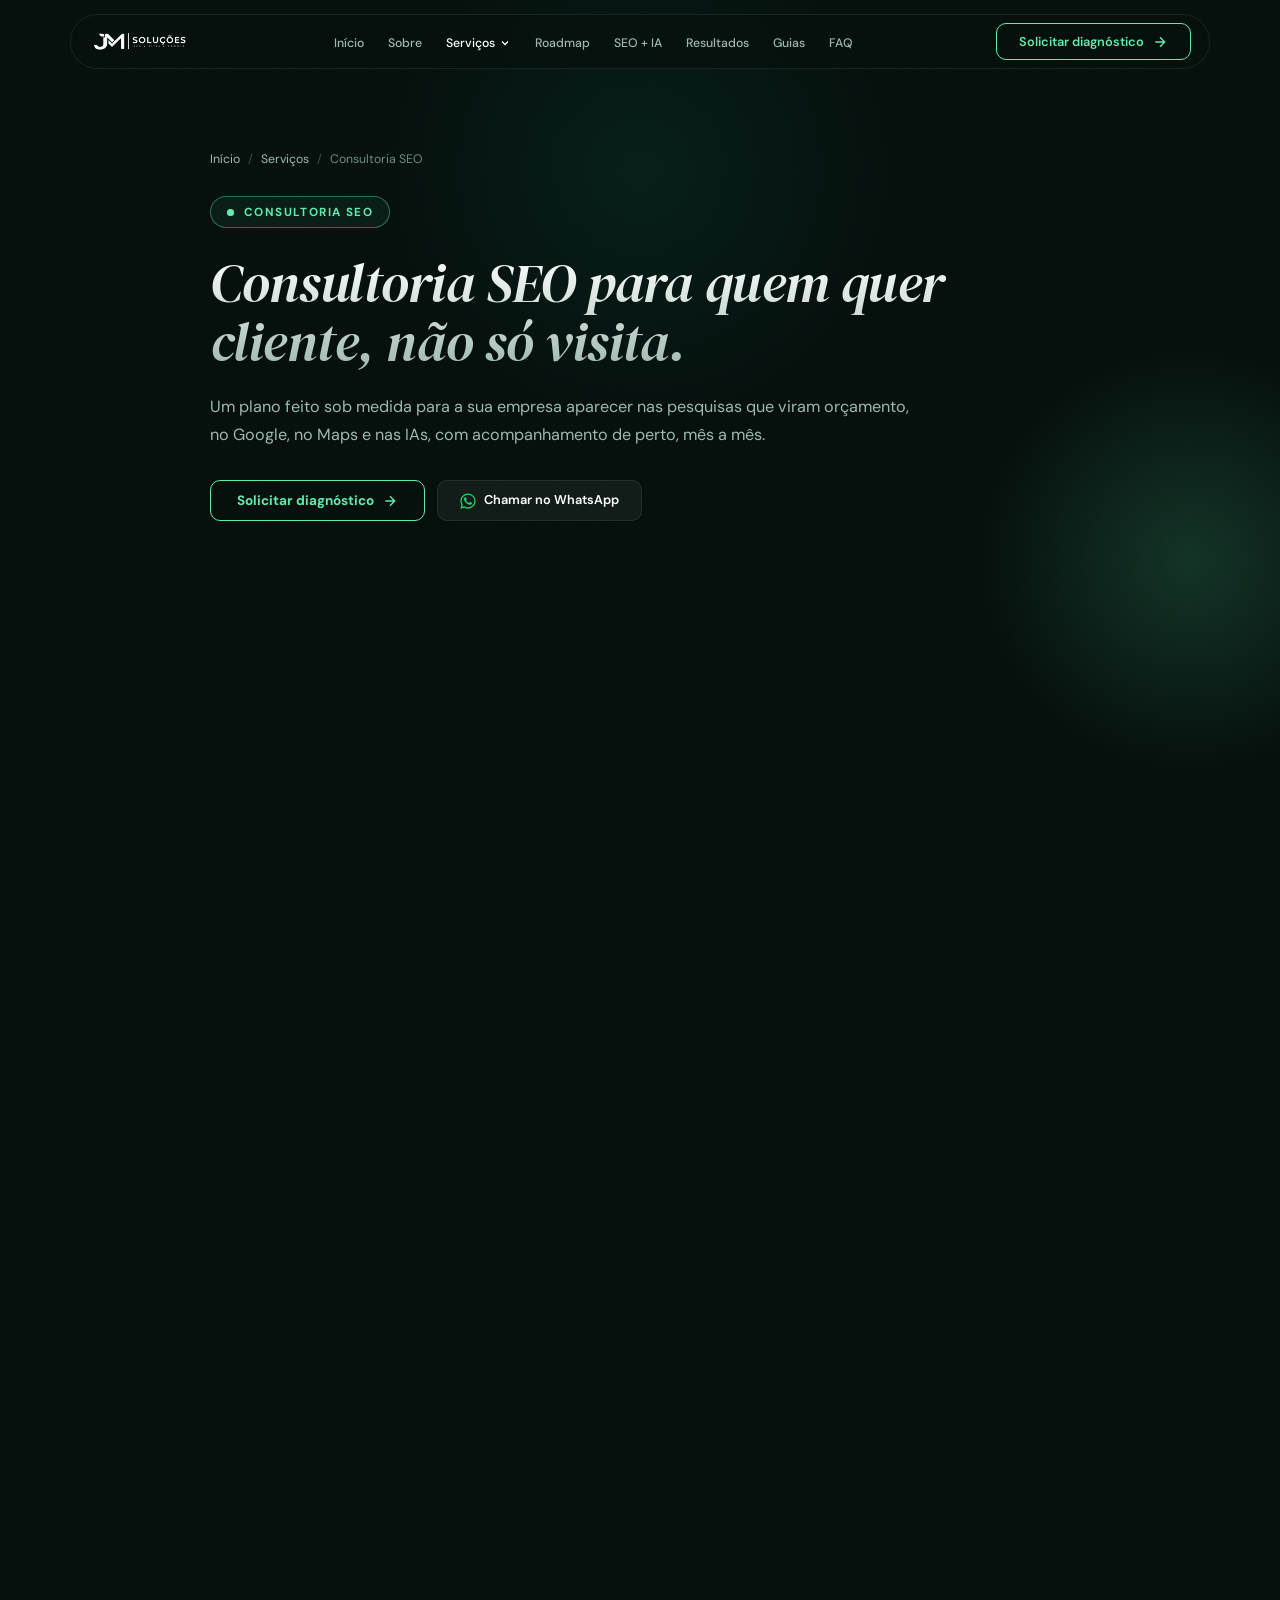
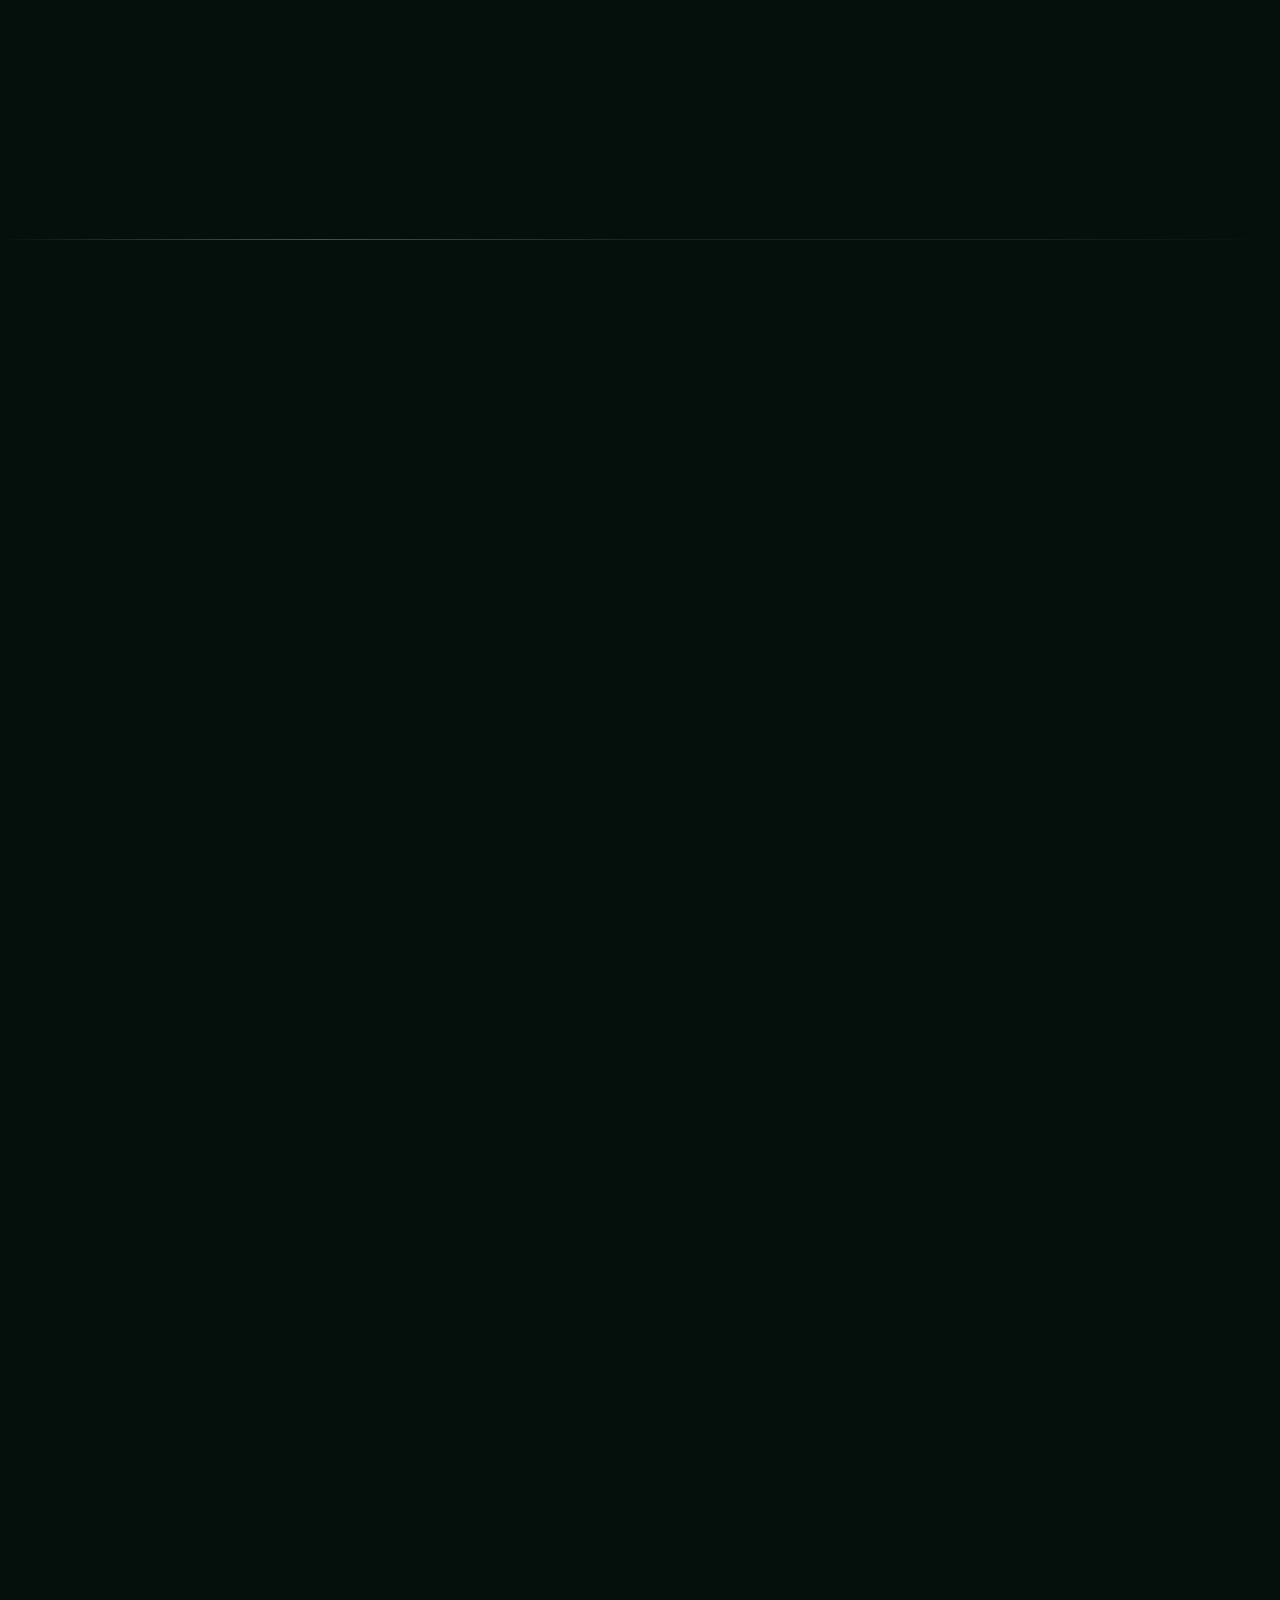
<file: servicos/consultoria-seo.html>
<!DOCTYPE html>
<html lang="pt-BR">
<head>
  <meta charset="UTF-8">
  <meta name="viewport" content="width=device-width, initial-scale=1.0">
  <title>Consultoria SEO para empresas de serviço | João Menini</title>
  <meta name="description" content="Consultoria SEO com diagnóstico, palavras-chave, SEO técnico, SEO local e conteúdo para transformar pesquisas no Google e nas IAs em clientes.">

  <!-- OpenGraph Metadata -->
  <meta property="og:title" content="Consultoria SEO para empresas de serviço | João Menini">
  <meta property="og:description" content="Consultoria SEO com diagnóstico, palavras-chave, SEO técnico, SEO local e conteúdo para transformar pesquisas no Google e nas IAs em clientes.">
  <meta property="og:type" content="website">
  <meta property="og:locale" content="pt_BR">
  <meta property="og:url" content="https://jmdev17.github.io/meusite/servicos/consultoria-seo.html">
  <link rel="canonical" href="https://jmdev17.github.io/meusite/servicos/consultoria-seo.html">

  <meta name="theme-color" content="#05100d">

  <!-- Fonts used above the fold, fetched in parallel with the CSS -->
  <link rel="preload" href="../fonts/dm-serif-display-italic-latin.woff2" as="font" type="font/woff2" crossorigin>
  <link rel="preload" href="../fonts/dm-sans-normal-latin.woff2" as="font" type="font/woff2" crossorigin>

  <!-- Favicon & Stylesheet (styles.min.css is generated from styles.css) -->
  <link rel="icon" type="image/avif" href="../images/favicon.avif">
  <link rel="icon" type="image/png" href="../images/favicon.png">
  <link rel="stylesheet" href="../styles.min.css">
  <script type="application/ld+json">{"@context": "https://schema.org", "@type": "Service", "name": "Consultoria SEO", "description": "Consultoria SEO com diagnóstico, palavras-chave, SEO técnico, SEO local e conteúdo para transformar pesquisas no Google e nas IAs em clientes.", "provider": {"@type": "ProfessionalService", "name": "JM Soluções", "founder": {"@type": "Person", "name": "João Menini"}}, "areaServed": "BR"}</script>
  <script type="application/ld+json">{"@context": "https://schema.org", "@type": "FAQPage", "mainEntity": [{"@type": "Question", "name": "O que exatamente está incluso?", "acceptedAnswer": {"@type": "Answer", "text": "Diagnóstico, estratégia de palavras-chave, melhorias técnicas, páginas de serviço, SEO local, relatórios e acompanhamento. O tamanho do escopo depende do ponto de partida da sua empresa."}}, {"@type": "Question", "name": "Em quanto tempo eu vejo resultado?", "acceptedAnswer": {"@type": "Answer", "text": "Os primeiros sinais aparecem entre o 2º e o 3º mês. Contato chegando de forma constante é coisa de médio prazo, e eu te mostro a evolução todo mês."}}, {"@type": "Question", "name": "Você garante primeiro lugar?", "acceptedAnswer": {"@type": "Answer", "text": "Não. Ninguém controla o algoritmo do Google. O que eu garanto é método, execução caprichada e transparência."}}, {"@type": "Question", "name": "Preciso ter uma equipe?", "acceptedAnswer": {"@type": "Answer", "text": "Não. Eu posso executar tudo, orientar a sua equipe ou trabalhar junto com quem já cuida do seu site."}}, {"@type": "Question", "name": "Isso também ajuda nas IAs?", "acceptedAnswer": {"@type": "Answer", "text": "Ajuda. O que deixa sua empresa clara para o Google também deixa clara para o ChatGPT e o Gemini. Não há garantia de citação, mas as chances aumentam bastante."}}]}</script>
</head>
<body data-origin="pela página de Consultoria SEO" data-service="Consultoria SEO" data-service-page>

  <!-- Background Ambient Glow Spotlights -->
  <div class="ambient-glow-container">
    <div class="glow-orb glow-orb-indigo"></div>
    <div class="glow-orb glow-orb-cyan"></div>
    <div class="glow-orb glow-orb-violet"></div>
  </div>

  <!-- [ HEADER / NAVBAR ] -->
  <header>
    <nav class="navbar" id="navbar" aria-label="Navegação principal">
      <a href="../index.html" class="logo">
        <img src="../images/logo-390.avif" alt="JM Soluções" class="logo-img" width="330" height="110">
      </a>

      <ul class="nav-links">
        <li><a href="../index.html">Início</a></li>
        <li><a href="../index.html#sobre">Sobre</a></li>
        <li class="nav-dropdown">
          <button class="nav-dropdown-toggle active" aria-expanded="false" aria-haspopup="true">Serviços <svg width="12" height="12" viewBox="0 0 24 24" fill="none" stroke="currentColor" stroke-width="2.5" aria-hidden="true"><polyline points="6 9 12 15 18 9"/></svg></button>
          <div class="nav-dropdown-menu">
            <a href="../servicos/consultoria-seo.html" class="active">Consultoria SEO</a>
            <a href="../servicos/auditoria-seo.html">Auditoria de SEO</a>
            <a href="../servicos/google-meu-negocio.html">Google Meu Negócio</a>
            <a href="../servicos/seo-local.html">SEO Local</a>
            <a href="../servicos/criacao-de-sites.html">Criação de Sites</a>
            <a href="../servicos/geo-seo-para-ia.html">GEO — SEO para IAs</a>
          </div>
        </li>
        <li><a href="../index.html#roadmap">Roadmap</a></li>
        <li><a href="../index.html#ia">SEO + IA</a></li>
        <li><a href="../resultados.html">Resultados</a></li>
        <li><a href="../guias/index.html">Guias</a></li>
        <li><a href="../index.html#faq">FAQ</a></li>
      </ul>

      <button class="btn btn-primary open-modal-btn">
        Solicitar diagnóstico
        <svg width="16" height="16" viewBox="0 0 24 24" fill="none" stroke="currentColor" stroke-width="2" aria-hidden="true"><path d="M5 12h14M12 5l7 7-7 7"/></svg>
      </button>

      <button class="mobile-toggle" id="mobileToggle" aria-label="Abrir menu">
        <svg width="24" height="24" viewBox="0 0 24 24" fill="none" stroke="currentColor" stroke-width="2"><path d="M4 6h16M4 12h16M4 18h16"/></svg>
      </button>
    </nav>

    <!-- Mobile Drawer -->
    <div class="mobile-drawer" id="mobileDrawer">
      <button class="mobile-drawer-close" id="mobileDrawerClose" aria-label="Fechar menu">&times;</button>
      <a href="../index.html" class="mobile-nav-link">Início</a>
      <a href="../index.html#sobre" class="mobile-nav-link">Sobre</a>
      <div class="mobile-drawer-group">
        <span class="mobile-drawer-label">Serviços</span>
        <a href="../servicos/consultoria-seo.html" class="mobile-nav-link">Consultoria SEO</a>
        <a href="../servicos/auditoria-seo.html" class="mobile-nav-link">Auditoria de SEO</a>
        <a href="../servicos/google-meu-negocio.html" class="mobile-nav-link">Google Meu Negócio</a>
        <a href="../servicos/seo-local.html" class="mobile-nav-link">SEO Local</a>
        <a href="../servicos/criacao-de-sites.html" class="mobile-nav-link">Criação de Sites</a>
        <a href="../servicos/geo-seo-para-ia.html" class="mobile-nav-link">GEO — SEO para IAs</a>
      </div>
      <a href="../index.html#roadmap" class="mobile-nav-link">Roadmap</a>
      <a href="../index.html#ia" class="mobile-nav-link">SEO + IA</a>
      <a href="../resultados.html" class="mobile-nav-link">Resultados</a>
      <a href="../guias/index.html" class="mobile-nav-link">Guias</a>
      <a href="../index.html#faq" class="mobile-nav-link">FAQ</a>
      <button class="btn btn-primary open-modal-btn" style="margin-top: 12px;">Solicitar diagnóstico</button>
    </div>
  </header>

  <main>
    <!-- [ PAGE HERO ] -->
    <section class="page-hero section-relative">
      <div class="container">
        <nav aria-label="Você está em">
          <ol class="breadcrumb">
            <li><a href="../index.html">Início</a></li>
            <li><a href="../index.html#servicos">Serviços</a></li>
            <li aria-current="page">Consultoria SEO</li>
          </ol>
        </nav>
        <div class="hero-kicker"><span class="pulse"></span> Consultoria SEO</div>
        <h1 class="page-title text-gradient">Consultoria SEO para quem quer cliente, não só visita.</h1>
        <p class="page-lead">Um plano feito sob medida para a sua empresa aparecer nas pesquisas que viram orçamento, no Google, no Maps e nas IAs, com acompanhamento de perto, mês a mês.</p>
        <div class="btn-row">
          <button class="btn btn-cyan open-modal-btn" data-service="Consultoria SEO">Solicitar diagnóstico <svg width="16" height="16" viewBox="0 0 24 24" fill="none" stroke="currentColor" stroke-width="2" aria-hidden="true"><path d="M5 12h14M12 5l7 7-7 7"/></svg></button>
          <a href="https://wa.me/5512988978125" class="btn btn-secondary btn-wa" data-wa target="_blank" rel="noopener"><svg width="16" height="16" viewBox="0 0 24 24" fill="currentColor" aria-hidden="true"><path d="M17.47 14.38c-.3-.15-1.76-.87-2.03-.97-.27-.1-.47-.15-.67.15-.2.3-.77.97-.94 1.17-.17.2-.35.22-.64.07-.3-.15-1.26-.46-2.4-1.48-.89-.79-1.49-1.77-1.66-2.07-.17-.3-.02-.46.13-.61.13-.13.3-.35.45-.52.15-.17.2-.3.3-.5.1-.2.05-.37-.02-.52-.08-.15-.67-1.61-.92-2.2-.24-.58-.49-.5-.67-.51h-.57c-.2 0-.52.07-.79.37-.27.3-1.04 1.02-1.04 2.48s1.07 2.88 1.21 3.08c.15.2 2.1 3.2 5.08 4.49.71.31 1.26.49 1.69.63.71.23 1.36.2 1.87.12.57-.08 1.76-.72 2.01-1.41.25-.7.25-1.29.17-1.41-.07-.12-.27-.2-.57-.35zM12.04 21.5h-.01a9.45 9.45 0 0 1-4.82-1.32l-.35-.2-3.58.94.96-3.49-.23-.36a9.43 9.43 0 0 1-1.45-5.03c0-5.22 4.25-9.47 9.48-9.47 2.53 0 4.91.99 6.7 2.78a9.41 9.41 0 0 1 2.77 6.7c0 5.23-4.25 9.45-9.47 9.45zm8.06-17.52A11.32 11.32 0 0 0 12.04.65C5.76.65.64 5.76.64 12.04c0 2.01.52 3.97 1.52 5.7L.54 23.65l6.05-1.59a11.37 11.37 0 0 0 5.44 1.39h.01c6.28 0 11.39-5.11 11.39-11.39 0-3.04-1.18-5.9-3.33-8.05z"/></svg> Chamar no WhatsApp</a>
        </div>
      </div>
    </section>

    <!-- [ O QUE É ] -->
    <section class="section-padding section-relative" style="padding-top: 20px;">
      <div class="container" style="max-width: 900px;">
        <div class="glass-card summary-box reveal">
          <div class="section-tag"><span class="dot"></span> Em poucas palavras</div>
          <h2>O que é, na prática, uma consultoria SEO?</h2>
            <p>É ter alguém olhando para o seu site e para o seu mercado com um único objetivo: fazer você aparecer para quem está pronto para contratar. Eu analiso, decido o que vem primeiro, executo (ou oriento a sua equipe) e meço.</p>
            <p>Não existe pacote pronto. Cada empresa tem um ponto de partida diferente, e o plano nasce do diagnóstico, não de uma planilha genérica.</p>
            <p class="summary-highlight"><strong>Como eu trabalho:</strong> seguindo o Método MAPA, que é Mapear, Arrumar, Posicionar e Ampliar. Nenhuma ação acontece sem um motivo claro para vir antes da próxima.</p>
        </div>
      </div>
    </section>

    <hr class="section-divider">

    <!-- [ COMO FUNCIONA ] -->
    <section class="section-padding section-relative">
      <div class="container">
        <div class="section-header reveal">
          <div class="section-tag"><span class="dot"></span> Como funciona</div>
          <h2 class="section-title text-gradient">
            As quatro etapas do Método MAPA
          </h2>
        </div>

        <div class="process-grid reveal-stagger">
          <div class="glass-card process-card">
            <div class="process-number">01</div>
            <h3 class="process-title">MAPEAR</h3>
            <p class="process-desc">Levanto as pesquisas com intenção de compra, os bairros e cidades que importam, quem aparece hoje no seu lugar e como as IAs descrevem o seu mercado.</p>
          </div>
          <div class="glass-card process-card">
            <div class="process-number">02</div>
            <h3 class="process-title">ARRUMAR</h3>
            <p class="process-desc">Corrijo o que te esconde do Google: velocidade, indexação, páginas duplicadas, perfil no Maps incompleto e dados desencontrados.</p>
          </div>
          <div class="glass-card process-card">
            <div class="process-number">03</div>
            <h3 class="process-title">POSICIONAR</h3>
            <p class="process-desc">Crio e otimizo uma página forte para cada serviço e região, alinhada ao que o cliente pesquisa e pensada para gerar contato.</p>
          </div>
          <div class="glass-card process-card">
            <div class="process-number">04</div>
            <h3 class="process-title">AMPLIAR</h3>
            <p class="process-desc">Com os números mostrando o que funciona, expando para novos serviços e regiões e fortaleço a marca no Google e nas IAs.</p>
          </div>
        </div>
      </div>
    </section>

    <!-- [ LISTAS ] -->
    <section class="section-padding section-relative" style="padding-top: 0;">
      <div class="container">
        <div class="info-grid reveal-stagger">
          <div class="glass-card info-card">
            <h3>O que eu olho no seu negócio</h3>
            <ul class="check-list">
              <li>Como o seu cliente pesquisa: termos, dúvidas, bairros e comparações.</li>
              <li>Quem aparece no seu lugar hoje, e por quê.</li>
              <li>A saúde técnica do site: velocidade, indexação e versão mobile.</li>
              <li>Se cada serviço tem uma página capaz de convencer e converter.</li>
              <li>O seu Google Meu Negócio, as avaliações e a consistência dos dados.</li>
            </ul>
          </div>
          <div class="glass-card info-card">
            <h3>O que chega para você</h3>
            <ul class="check-list">
              <li>Um diagnóstico em linguagem simples, com prioridades claras.</li>
              <li>A lista das pesquisas que valem dinheiro no seu segmento.</li>
              <li>As melhorias implementadas (ou um passo a passo para a sua equipe).</li>
              <li>Um relatório mensal: o que foi feito, o que trouxe e o próximo passo.</li>
              <li>Acesso direto a mim para decidir junto.</li>
            </ul>
          </div>
        </div>
      </div>
    </section>

    <section class="section-padding section-relative" style="padding-top: 0;">
      <div class="container">
        <div class="section-header reveal">
          <div class="section-tag"><span class="dot"></span> Consultoria SEO</div>
          <h2 class="section-title text-gradient">
            O que muda quando existe estratégia
          </h2>
        </div>

        <div class="table-wrap reveal">
          <table class="data-table">
            <thead><tr><th>Tema</th><th>Sem estratégia</th><th>Com a consultoria</th></tr></thead>
            <tbody>
              <tr><td>Palavras-chave</td><td>Escolhidas no chute ou só pelo volume.</td><td>Escolhidas pela intenção de compra e pela região.</td></tr>
              <tr><td>Conteúdo</td><td>Posts soltos, sem objetivo.</td><td>Páginas feitas para vender cada serviço.</td></tr>
              <tr><td>Google Meu Negócio</td><td>Criado uma vez e esquecido.</td><td>Otimizado e atualizado todo mês.</td></tr>
              <tr><td>Relatórios</td><td>Gráficos que ninguém entende.</td><td>O que foi feito, o que trouxe e o próximo passo.</td></tr>
              <tr><td>IAs</td><td>Ignoradas.</td><td>Tratadas como um novo canal de busca.</td></tr>
            </tbody>
          </table>
        </div>
      </div>
    </section>

    <!-- [ CTA INLINE ] -->
    <section class="section-relative" style="padding-bottom: 90px;">
      <div class="container">
        <div class="cta-inline reveal">
          <div>
            <h3>Não sabe por onde começar?</h3>
            <p>Me conta sobre sua empresa. Eu te mostro o que mais pesa hoje no seu resultado e o que dá para resolver primeiro.</p>
          </div>
          <button class="btn btn-cyan open-modal-btn" data-service="Consultoria SEO">Solicitar diagnóstico <svg width="16" height="16" viewBox="0 0 24 24" fill="none" stroke="currentColor" stroke-width="2" aria-hidden="true"><path d="M5 12h14M12 5l7 7-7 7"/></svg></button>
        </div>
      </div>
    </section>

    <hr class="section-divider">

    <!-- [ FAQ ] -->
    <section class="section-padding section-relative" id="faq-servico">
      <div class="container">
        <div class="section-header reveal">
          <div class="section-tag"><span class="dot"></span> Perguntas frequentes</div>
          <h2 class="section-title text-gradient">
            O que costumam me perguntar sobre isso.
          </h2>
        </div>

        <div class="faq-container reveal-stagger">
          <div class="faq-item">
            <button class="faq-header" aria-expanded="false">
              <span class="faq-question">O que exatamente está incluso?</span>
              <span class="faq-icon" aria-hidden="true">+</span>
            </button>
            <div class="faq-body">
              <p class="faq-answer">
                Diagnóstico, estratégia de palavras-chave, melhorias técnicas, páginas de serviço, SEO local, relatórios e acompanhamento. O tamanho do escopo depende do ponto de partida da sua empresa.
              </p>
            </div>
          </div>
          <div class="faq-item">
            <button class="faq-header" aria-expanded="false">
              <span class="faq-question">Em quanto tempo eu vejo resultado?</span>
              <span class="faq-icon" aria-hidden="true">+</span>
            </button>
            <div class="faq-body">
              <p class="faq-answer">
                Os primeiros sinais aparecem entre o 2º e o 3º mês. Contato chegando de forma constante é coisa de médio prazo, e eu te mostro a evolução todo mês.
              </p>
            </div>
          </div>
          <div class="faq-item">
            <button class="faq-header" aria-expanded="false">
              <span class="faq-question">Você garante primeiro lugar?</span>
              <span class="faq-icon" aria-hidden="true">+</span>
            </button>
            <div class="faq-body">
              <p class="faq-answer">
                Não. Ninguém controla o algoritmo do Google. O que eu garanto é método, execução caprichada e transparência.
              </p>
            </div>
          </div>
          <div class="faq-item">
            <button class="faq-header" aria-expanded="false">
              <span class="faq-question">Preciso ter uma equipe?</span>
              <span class="faq-icon" aria-hidden="true">+</span>
            </button>
            <div class="faq-body">
              <p class="faq-answer">
                Não. Eu posso executar tudo, orientar a sua equipe ou trabalhar junto com quem já cuida do seu site.
              </p>
            </div>
          </div>
          <div class="faq-item">
            <button class="faq-header" aria-expanded="false">
              <span class="faq-question">Isso também ajuda nas IAs?</span>
              <span class="faq-icon" aria-hidden="true">+</span>
            </button>
            <div class="faq-body">
              <p class="faq-answer">
                Ajuda. O que deixa sua empresa clara para o Google também deixa clara para o ChatGPT e o Gemini. Não há garantia de citação, mas as chances aumentam bastante.
              </p>
            </div>
          </div>
        </div>
      </div>
    </section>

    <hr class="section-divider">

    <!-- [ RELACIONADOS ] -->
    <section class="section-padding section-relative">
      <div class="container">
        <div class="section-header reveal">
          <div class="section-tag"><span class="dot"></span> Combina com</div>
          <h2 class="section-title text-gradient">
            Serviços que potencializam este.
          </h2>
        </div>

        <div class="servicos-grid six reveal-stagger">
          <a class="glass-card servico-link" href="../servicos/auditoria-seo.html">
            <span class="servico-link-num">01</span>
            <h3>Auditoria de SEO</h3>
            <p>Análise completa do site para encontrar erros, riscos e oportunidades que estão travando seu crescimento no Google.</p>
            <span class="servico-link-cta">Quero auditar meu site <svg width="16" height="16" viewBox="0 0 24 24" fill="none" stroke="currentColor" stroke-width="2" aria-hidden="true"><path d="M5 12h14M12 5l7 7-7 7"/></svg></span>
          </a>
          <a class="glass-card servico-link" href="../servicos/seo-local.html">
            <span class="servico-link-num">02</span>
            <h3>SEO Local</h3>
            <p>Estratégia para dominar as buscas da sua cidade e bairros, unindo site, Google Maps e avaliações.</p>
            <span class="servico-link-cta">Ver SEO local <svg width="16" height="16" viewBox="0 0 24 24" fill="none" stroke="currentColor" stroke-width="2" aria-hidden="true"><path d="M5 12h14M12 5l7 7-7 7"/></svg></span>
          </a>
          <a class="glass-card servico-link" href="../servicos/geo-seo-para-ia.html">
            <span class="servico-link-num">03</span>
            <h3>GEO — SEO para IAs</h3>
            <p>Preparação da sua marca para ser entendida e mencionada por ChatGPT, Gemini, Perplexity e AI Overviews.</p>
            <span class="servico-link-cta">Entender o GEO <svg width="16" height="16" viewBox="0 0 24 24" fill="none" stroke="currentColor" stroke-width="2" aria-hidden="true"><path d="M5 12h14M12 5l7 7-7 7"/></svg></span>
          </a>
        </div>
      </div>
    </section>

    <!-- [ CTA FINAL ] -->
    <section class="section-padding section-relative" style="padding-top: 0;">
      <div class="container">
        <div class="cta-final-box reveal-scale">
          <h2 class="cta-final-title text-gradient">Pronto para ser a primeira opção de quem pesquisa?</h2>
          <p class="cta-final-subtitle">Faça o diagnóstico em 2 minutos. Eu analiso o seu caso e te respondo pessoalmente no WhatsApp.</p>
          <button class="btn btn-cyan open-modal-btn" data-service="Consultoria SEO" style="font-size: 1.05rem; padding: 16px 36px;">Solicitar diagnóstico <svg width="16" height="16" viewBox="0 0 24 24" fill="none" stroke="currentColor" stroke-width="2" aria-hidden="true"><path d="M5 12h14M12 5l7 7-7 7"/></svg></button>
          <a href="https://wa.me/5512988978125" class="btn btn-secondary btn-wa cta-wa" data-wa target="_blank" rel="noopener"><svg width="16" height="16" viewBox="0 0 24 24" fill="currentColor" aria-hidden="true"><path d="M17.47 14.38c-.3-.15-1.76-.87-2.03-.97-.27-.1-.47-.15-.67.15-.2.3-.77.97-.94 1.17-.17.2-.35.22-.64.07-.3-.15-1.26-.46-2.4-1.48-.89-.79-1.49-1.77-1.66-2.07-.17-.3-.02-.46.13-.61.13-.13.3-.35.45-.52.15-.17.2-.3.3-.5.1-.2.05-.37-.02-.52-.08-.15-.67-1.61-.92-2.2-.24-.58-.49-.5-.67-.51h-.57c-.2 0-.52.07-.79.37-.27.3-1.04 1.02-1.04 2.48s1.07 2.88 1.21 3.08c.15.2 2.1 3.2 5.08 4.49.71.31 1.26.49 1.69.63.71.23 1.36.2 1.87.12.57-.08 1.76-.72 2.01-1.41.25-.7.25-1.29.17-1.41-.07-.12-.27-.2-.57-.35zM12.04 21.5h-.01a9.45 9.45 0 0 1-4.82-1.32l-.35-.2-3.58.94.96-3.49-.23-.36a9.43 9.43 0 0 1-1.45-5.03c0-5.22 4.25-9.47 9.48-9.47 2.53 0 4.91.99 6.7 2.78a9.41 9.41 0 0 1 2.77 6.7c0 5.23-4.25 9.45-9.47 9.45zm8.06-17.52A11.32 11.32 0 0 0 12.04.65C5.76.65.64 5.76.64 12.04c0 2.01.52 3.97 1.52 5.7L.54 23.65l6.05-1.59a11.37 11.37 0 0 0 5.44 1.39h.01c6.28 0 11.39-5.11 11.39-11.39 0-3.04-1.18-5.9-3.33-8.05z"/></svg> Chamar no WhatsApp</a>
        </div>
      </div>
    </section>
  </main>

  <!-- [ FOOTER ] -->
  <footer class="footer">
    <div class="container">
      <div class="footer-grid">
        <div class="footer-brand">
          <a href="../index.html" class="logo">
            <img src="../images/logo-390.avif" alt="JM Soluções" class="logo-img" width="330" height="110">
          </a>
          <p>
            João Menini, consultor SEO. Faço empresas de serviço serem a resposta quando alguém pesquisa no Google, no Maps ou numa IA.
          </p>
        </div>

        <div class="footer-column">
          <h4>SERVIÇOS</h4>
          <ul>
            <li><a href="../servicos/consultoria-seo.html">Consultoria SEO</a></li>
            <li><a href="../servicos/auditoria-seo.html">Auditoria de SEO</a></li>
            <li><a href="../servicos/google-meu-negocio.html">Google Meu Negócio</a></li>
            <li><a href="../servicos/seo-local.html">SEO Local</a></li>
            <li><a href="../servicos/criacao-de-sites.html">Criação de Sites</a></li>
            <li><a href="../servicos/geo-seo-para-ia.html">GEO — SEO para IAs</a></li>
          </ul>
        </div>

        <div class="footer-column">
          <h4>PÁGINAS</h4>
          <ul>
            <li><a href="../index.html">Início</a></li>
            <li><a href="../index.html#sobre">Quem é João Menini</a></li>
            <li><a href="../index.html#roadmap">Roadmap</a></li>
            <li><a href="../resultados.html">Resultados</a></li>
            <li><a href="../guias/index.html">Guias</a></li>
            <li><a href="../index.html#faq">Perguntas frequentes</a></li>
          </ul>
        </div>

        <div class="footer-column">
          <h4>CONTATO</h4>
          <ul>
            <li><a href="#" class="open-modal-btn">Solicitar diagnóstico</a></li>
            <li><a href="https://wa.me/5512988978125" data-wa target="_blank" rel="noopener">WhatsApp (12) 98897-8125</a></li>
            <li><a href="https://instagram.com" target="_blank" rel="noopener">Instagram</a></li>
          </ul>
        </div>
      </div>

      <div class="footer-bottom">
        <div>© 2026 JM Soluções · João Menini. Todos os direitos reservados.</div>
        <div class="footer-legal"><a href="../politica-de-privacidade.html">Política de Privacidade</a> · <a href="../termos-de-uso.html">Termos de Uso</a></div>
      </div>
    </div>
  </footer>

  <!-- Floating diagnosis CTA -->
  <button class="diag-float open-modal-btn" aria-label="Solicitar diagnóstico">
    Solicitar diagnóstico <svg width="16" height="16" viewBox="0 0 24 24" fill="none" stroke="currentColor" stroke-width="2" aria-hidden="true"><path d="M5 12h14M12 5l7 7-7 7"/></svg>
  </button>

  <!-- DIAGNÓSTICO MODAL (multi-step → WhatsApp) -->
  <div class="modal-overlay" id="contactModal" role="dialog" aria-modal="true" aria-labelledby="diagTitle">
    <div class="modal-content diag-modal">
      <button class="modal-close" id="modalClose" aria-label="Fechar">&times;</button>

      <div class="diag-head">
        <span class="diag-kicker">Diagnóstico gratuito · 2 minutos</span>
        <h3 class="modal-title text-gradient" id="diagTitle">Me conta sobre a sua empresa.</h3>
        <p class="modal-desc">São 4 passos rápidos. No final, suas respostas vão direto para o meu WhatsApp e eu te respondo pessoalmente.</p>
        <div class="diag-progress"><span class="diag-progress-bar" id="diagProgress"></span></div>
        <div class="diag-step-label" id="diagStepLabel">Etapa 1 de 4</div>
      </div>

      <form id="leadForm" novalidate>
        <fieldset class="diag-step active">
          <legend>Sua empresa</legend>
          <p class="diag-hint">Para eu saber com quem estou falando.</p>
          <div class="form-group">
            <label for="diagEmpresa">Nome da empresa</label>
            <input type="text" id="diagEmpresa" name="empresa" class="form-control" placeholder="Ex: Clínica Sorriso" required>
          </div>
          <div class="form-row">
            <div class="form-group">
              <label for="diagSegmento">Segmento</label>
              <input type="text" id="diagSegmento" name="segmento" class="form-control" placeholder="Ex: Odontologia" required>
            </div>
            <div class="form-group">
              <label for="diagCidade">Cidade e estado</label>
              <input type="text" id="diagCidade" name="cidade" class="form-control" placeholder="Ex: Rio de Janeiro, RJ" required>
            </div>
          </div>
        </fieldset>

        <fieldset class="diag-step">
          <legend>Como está a sua empresa hoje?</legend>
          <p class="diag-hint">Não precisa saber qual serviço contratar. Descobrir isso é o meu trabalho.</p>
          <div class="form-group">
            <span class="diag-label">Como os clientes chegam até você hoje? <small>(pode marcar mais de uma)</small></span>
            <div class="diag-chips" data-require-one data-require-msg="Marque pelo menos uma opção."><label class="diag-chip"><input type="checkbox" name="canais" value="Indicação"><span>Indicação</span></label><label class="diag-chip"><input type="checkbox" name="canais" value="Instagram / redes sociais"><span>Instagram / redes sociais</span></label><label class="diag-chip"><input type="checkbox" name="canais" value="Pesquisa no Google"><span>Pesquisa no Google</span></label><label class="diag-chip"><input type="checkbox" name="canais" value="Google Maps"><span>Google Maps</span></label><label class="diag-chip"><input type="checkbox" name="canais" value="Anúncios pagos"><span>Anúncios pagos</span></label><label class="diag-chip"><input type="checkbox" name="canais" value="Ainda não chegam de forma constante"><span>Ainda não chegam de forma constante</span></label></div>
          </div>
          <div class="form-group">
            <span class="diag-label">O que mais te incomoda hoje?</span>
            <div class="diag-options"><label class="diag-option"><input type="radio" name="desafio" value="Quase ninguém me encontra no Google" required><span><strong>Quase ninguém me encontra no Google</strong><small>Quem pesquisa pelo meu serviço encontra o concorrente.</small></span></label><label class="diag-option"><input type="radio" name="desafio" value="Apareço, mas pouca gente entra em contato" required><span><strong>Apareço, mas pouca gente entra em contato</strong><small>Tenho visitas ou visualizações, mas poucos pedidos.</small></span></label><label class="diag-option"><input type="radio" name="desafio" value="Não tenho site ou meu site está desatualizado" required><span><strong>Não tenho site ou meu site está desatualizado</strong><small>Preciso de uma presença que passe confiança.</small></span></label><label class="diag-option"><input type="radio" name="desafio" value="Dependo demais de indicação ou de anúncios" required><span><strong>Dependo demais de indicação ou de anúncios</strong><small>Quero um canal que traga clientes todo mês.</small></span></label><label class="diag-option"><input type="radio" name="desafio" value="Não sei ao certo, quero uma análise" required><span><strong>Não sei ao certo, quero uma análise</strong><small>Quero entender onde estão as oportunidades.</small></span></label></div>
          </div>
          <input type="hidden" name="servico" id="diagService">
        </fieldset>

        <fieldset class="diag-step">
          <legend>Onde você está hoje</legend>
          <p class="diag-hint">Isso me ajuda a chegar na conversa já com algumas ideias.</p>
          <div class="form-group">
            <label for="diagSite">URL do site (se houver)</label>
            <input type="text" id="diagSite" name="site" class="form-control" placeholder="www.suaempresa.com.br">
          </div>
          <div class="form-row">
            <div class="form-group">
              <label for="diagInvest">Investimento previsto</label>
              <select id="diagInvest" name="investimento" class="form-control" required><option value="" disabled selected>Selecione</option><option value="Ainda estou avaliando">Ainda estou avaliando</option><option value="Até R$ 1.500/mês">Até R$ 1.500/mês</option><option value="R$ 1.500 a R$ 3.000/mês">R$ 1.500 a R$ 3.000/mês</option><option value="Acima de R$ 3.000/mês">Acima de R$ 3.000/mês</option></select>
            </div>
            <div class="form-group">
              <label for="diagJaInveste">Já investe em SEO?</label>
              <select id="diagJaInveste" name="investe_seo" class="form-control" required><option value="" disabled selected>Selecione</option><option value="Sim, com agência ou profissional">Sim, com agência ou profissional</option><option value="Sim, faço por conta própria">Sim, faço por conta própria</option><option value="Não, ainda não invisto">Não, ainda não invisto</option></select>
            </div>
          </div>
          <div class="form-group">
            <label for="diagContexto">Contexto adicional (opcional)</label>
            <textarea id="diagContexto" name="contexto" class="form-control" rows="3" placeholder="Conte o que está acontecendo hoje, concorrentes, metas..."></textarea>
          </div>
        </fieldset>

        <fieldset class="diag-step">
          <legend>Para onde eu te respondo?</legend>
          <p class="diag-hint">Uso seus dados só para responder você. Nada de lista de e-mail. <a href="../politica-de-privacidade.html" target="_blank" rel="noopener">Ver política de privacidade</a></p>
          <div class="form-group">
            <label for="diagNome">Seu nome</label>
            <input type="text" id="diagNome" name="nome" class="form-control" placeholder="Ex: Rodrigo Silva" required autocomplete="name">
          </div>
          <div class="form-row">
            <div class="form-group">
              <label for="diagWhats">WhatsApp</label>
              <input type="tel" id="diagWhats" name="whatsapp" class="form-control" placeholder="(00) 90000-0000" required autocomplete="tel">
            </div>
            <div class="form-group">
              <label for="diagEmail">E-mail (opcional)</label>
              <input type="email" id="diagEmail" name="email" class="form-control" placeholder="voce@empresa.com" autocomplete="email">
            </div>
          </div>
        </fieldset>

        <div class="diag-nav">
          <button type="button" class="btn btn-secondary" id="diagBack" hidden>Voltar</button>
          <button type="button" class="btn btn-primary" id="diagNext">Continuar <svg width="16" height="16" viewBox="0 0 24 24" fill="none" stroke="currentColor" stroke-width="2" aria-hidden="true"><path d="M5 12h14M12 5l7 7-7 7"/></svg></button>
          <button type="submit" class="btn btn-cyan" id="diagSubmit" hidden>Enviar diagnóstico <svg width="16" height="16" viewBox="0 0 24 24" fill="none" stroke="currentColor" stroke-width="2" aria-hidden="true"><path d="M5 12h14M12 5l7 7-7 7"/></svg></button>
        </div>
        <p class="diag-privacy">Quem responde é o próprio João Menini.</p>
        <p class="diag-alt">Prefere ir direto? <a href="https://wa.me/5512988978125" data-wa target="_blank" rel="noopener">Chamar no WhatsApp</a></p>
      </form>

      <div class="diag-success" id="diagSuccess" role="status">
        <div class="diag-success-icon">
          <svg width="26" height="26" viewBox="0 0 24 24" fill="none" stroke="currentColor" stroke-width="2.5"><polyline points="20 6 9 17 4 12"/></svg>
        </div>
        <h3>Pronto! Agora é só enviar.</h3>
        <p>Abri o WhatsApp com as suas respostas. É só apertar enviar. Se a janela não abriu, use o botão abaixo.</p>
        <a href="#" class="btn btn-cyan" id="diagWhatsLink" target="_blank" rel="noopener">Abrir WhatsApp <svg width="16" height="16" viewBox="0 0 24 24" fill="none" stroke="currentColor" stroke-width="2" aria-hidden="true"><path d="M5 12h14M12 5l7 7-7 7"/></svg></a>
      </div>
    </div>
  </div>

  <!-- PROOF IMAGE LIGHTBOX MODAL -->
  <div class="proof-lightbox" id="proofLightbox" role="dialog" aria-modal="true" aria-hidden="true" aria-label="Visualização do print ampliado">
    <div class="proof-lightbox-backdrop" id="proofLightboxBackdrop"></div>
    <div class="proof-lightbox-container">
      <button class="proof-lightbox-close" id="proofLightboxClose" aria-label="Fechar visualização">
        <svg width="20" height="20" viewBox="0 0 24 24" fill="none" stroke="currentColor" stroke-width="2.5"><line x1="18" y1="6" x2="6" y2="18"/><line x1="6" y1="6" x2="18" y2="18"/></svg>
      </button>
      <div class="proof-lightbox-body">
        <img alt="" class="proof-lightbox-img" id="proofLightboxImg">
        <div class="proof-lightbox-caption" id="proofLightboxCaption"></div>
      </div>
    </div>
  </div>

  <!-- JavaScript App Logic -->
  <script src="../app.js" defer></script>
</body>
</html>
</file>
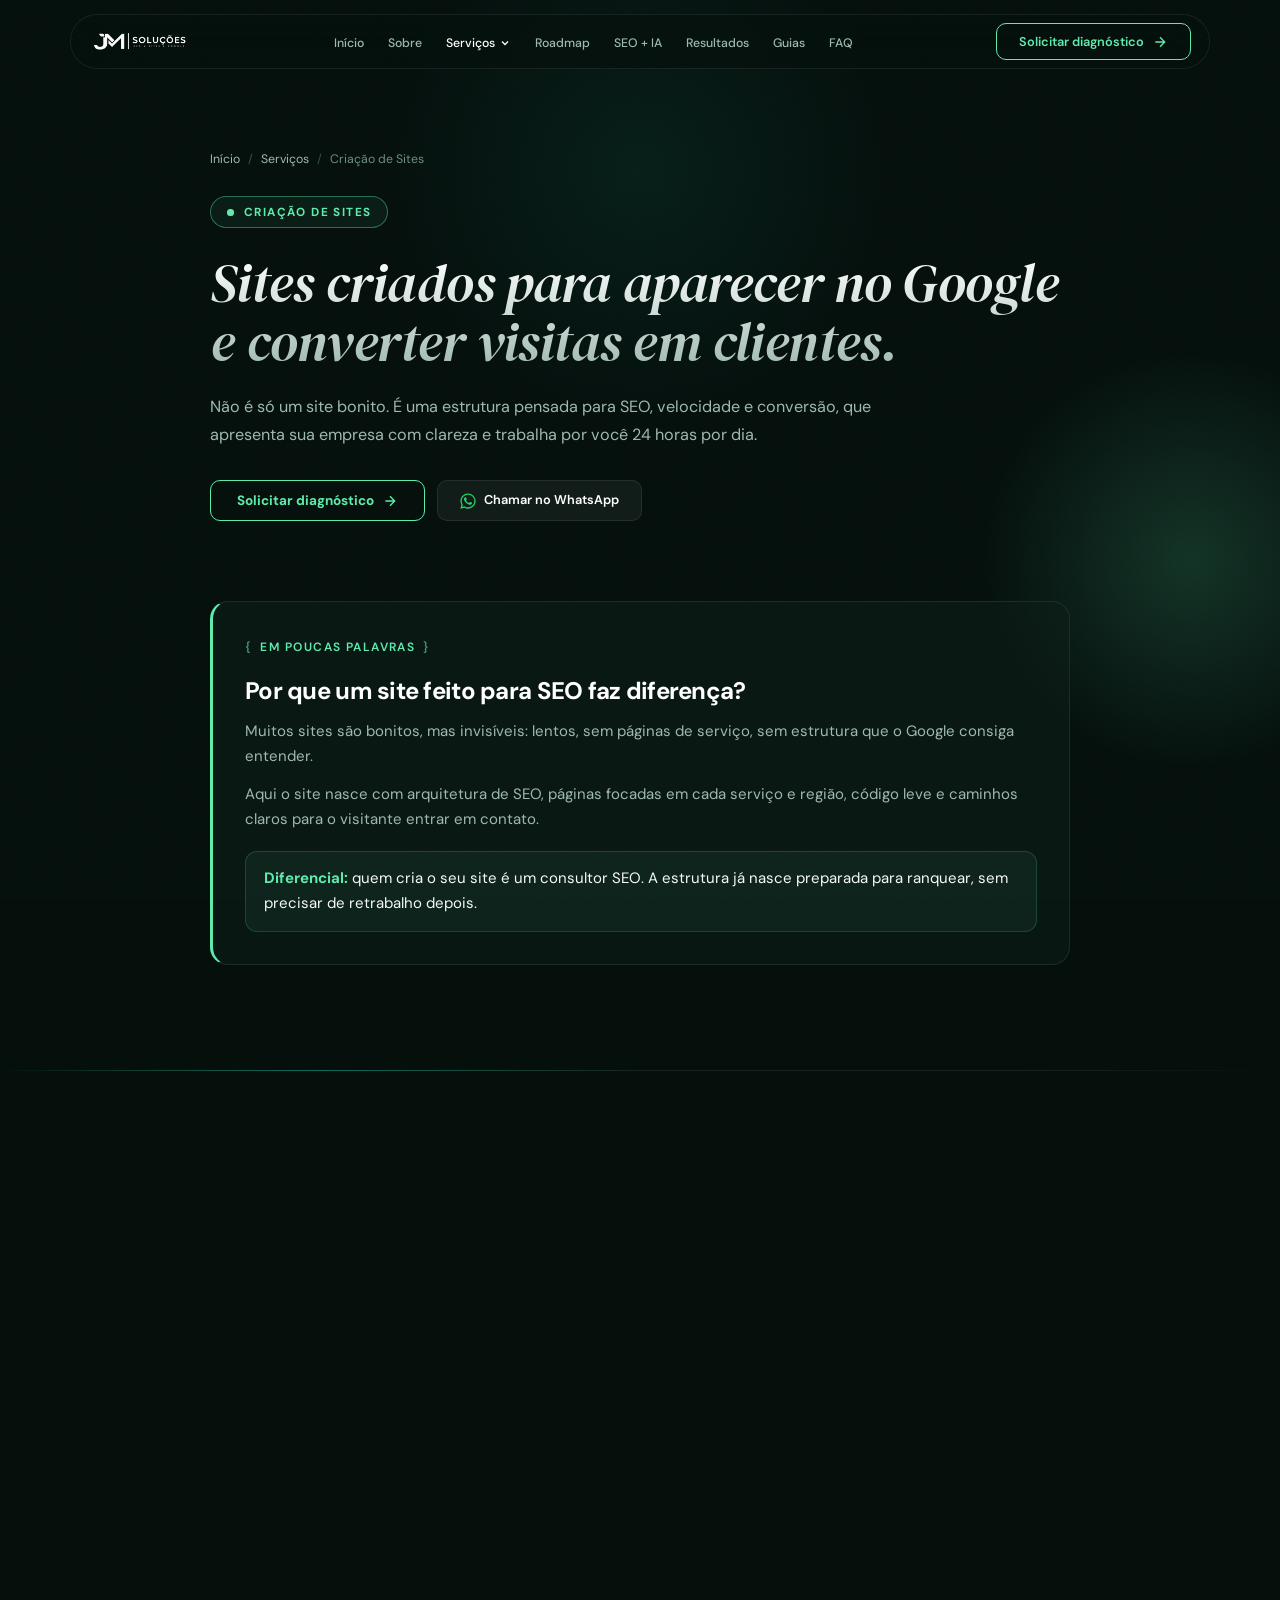
<file: servicos/criacao-de-sites.html>
<!DOCTYPE html>
<html lang="pt-BR">
<head>
  <meta charset="UTF-8">
  <meta name="viewport" content="width=device-width, initial-scale=1.0">
  <title>Criação de sites otimizados para SEO | João Menini</title>
  <meta name="description" content="Criação de sites profissionais, rápidos e otimizados para SEO desde o desenvolvimento, com páginas de serviço estratégicas pensadas para aparecer no Google e converter.">

  <!-- OpenGraph Metadata -->
  <meta property="og:title" content="Criação de sites otimizados para SEO | João Menini">
  <meta property="og:description" content="Criação de sites profissionais, rápidos e otimizados para SEO desde o desenvolvimento, com páginas de serviço estratégicas pensadas para aparecer no Google e converter.">
  <meta property="og:type" content="website">
  <meta property="og:locale" content="pt_BR">
  <meta property="og:url" content="https://jmdev17.github.io/meusite/servicos/criacao-de-sites.html">
  <link rel="canonical" href="https://jmdev17.github.io/meusite/servicos/criacao-de-sites.html">

  <meta name="theme-color" content="#05100d">

  <!-- Fonts used above the fold, fetched in parallel with the CSS -->
  <link rel="preload" href="../fonts/dm-serif-display-italic-latin.woff2" as="font" type="font/woff2" crossorigin>
  <link rel="preload" href="../fonts/dm-sans-normal-latin.woff2" as="font" type="font/woff2" crossorigin>

  <!-- Favicon & Stylesheet (styles.min.css is generated from styles.css) -->
  <link rel="icon" type="image/avif" href="../images/favicon.avif">
  <link rel="icon" type="image/png" href="../images/favicon.png">
  <link rel="stylesheet" href="../styles.min.css">
  <script type="application/ld+json">{"@context": "https://schema.org", "@type": "Service", "name": "Criação de Sites", "description": "Criação de sites profissionais, rápidos e otimizados para SEO desde o desenvolvimento, com páginas de serviço estratégicas pensadas para aparecer no Google e converter.", "provider": {"@type": "ProfessionalService", "name": "JM Soluções", "founder": {"@type": "Person", "name": "João Menini"}}, "areaServed": "BR"}</script>
  <script type="application/ld+json">{"@context": "https://schema.org", "@type": "FAQPage", "mainEntity": [{"@type": "Question", "name": "Quanto tempo leva para o site ficar pronto?", "acceptedAnswer": {"@type": "Answer", "text": "Em média de 3 a 6 semanas, dependendo da quantidade de páginas e da agilidade no envio de informações."}}, {"@type": "Question", "name": "O site já vem otimizado para SEO?", "acceptedAnswer": {"@type": "Answer", "text": "Sim. SEO técnico, estrutura de títulos, velocidade, dados estruturados e páginas de serviço fazem parte do projeto desde o início."}}, {"@type": "Question", "name": "Posso atualizar o site depois?", "acceptedAnswer": {"@type": "Answer", "text": "Sim. Você pode solicitar ajustes ou combinar um plano de manutenção e evolução contínua."}}, {"@type": "Question", "name": "Vocês fazem redesign sem perder posições?", "acceptedAnswer": {"@type": "Answer", "text": "Sim. Mapeio as URLs atuais e faço os redirecionamentos corretos para preservar o que o site já conquistou."}}]}</script>
</head>
<body data-origin="pela página de Criação de Sites" data-service="Criação de Sites" data-service-page>

  <!-- Background Ambient Glow Spotlights -->
  <div class="ambient-glow-container">
    <div class="glow-orb glow-orb-indigo"></div>
    <div class="glow-orb glow-orb-cyan"></div>
    <div class="glow-orb glow-orb-violet"></div>
  </div>

  <!-- [ HEADER / NAVBAR ] -->
  <header>
    <nav class="navbar" id="navbar" aria-label="Navegação principal">
      <a href="../index.html" class="logo">
        <img src="../images/logo-390.avif" alt="JM Soluções" class="logo-img" width="330" height="110">
      </a>

      <ul class="nav-links">
        <li><a href="../index.html">Início</a></li>
        <li><a href="../index.html#sobre">Sobre</a></li>
        <li class="nav-dropdown">
          <button class="nav-dropdown-toggle active" aria-expanded="false" aria-haspopup="true">Serviços <svg width="12" height="12" viewBox="0 0 24 24" fill="none" stroke="currentColor" stroke-width="2.5" aria-hidden="true"><polyline points="6 9 12 15 18 9"/></svg></button>
          <div class="nav-dropdown-menu">
            <a href="../servicos/consultoria-seo.html">Consultoria SEO</a>
            <a href="../servicos/auditoria-seo.html">Auditoria de SEO</a>
            <a href="../servicos/google-meu-negocio.html">Google Meu Negócio</a>
            <a href="../servicos/seo-local.html">SEO Local</a>
            <a href="../servicos/criacao-de-sites.html" class="active">Criação de Sites</a>
            <a href="../servicos/geo-seo-para-ia.html">GEO — SEO para IAs</a>
          </div>
        </li>
        <li><a href="../index.html#roadmap">Roadmap</a></li>
        <li><a href="../index.html#ia">SEO + IA</a></li>
        <li><a href="../resultados.html">Resultados</a></li>
        <li><a href="../guias/index.html">Guias</a></li>
        <li><a href="../index.html#faq">FAQ</a></li>
      </ul>

      <button class="btn btn-primary open-modal-btn">
        Solicitar diagnóstico
        <svg width="16" height="16" viewBox="0 0 24 24" fill="none" stroke="currentColor" stroke-width="2" aria-hidden="true"><path d="M5 12h14M12 5l7 7-7 7"/></svg>
      </button>

      <button class="mobile-toggle" id="mobileToggle" aria-label="Abrir menu">
        <svg width="24" height="24" viewBox="0 0 24 24" fill="none" stroke="currentColor" stroke-width="2"><path d="M4 6h16M4 12h16M4 18h16"/></svg>
      </button>
    </nav>

    <!-- Mobile Drawer -->
    <div class="mobile-drawer" id="mobileDrawer">
      <button class="mobile-drawer-close" id="mobileDrawerClose" aria-label="Fechar menu">&times;</button>
      <a href="../index.html" class="mobile-nav-link">Início</a>
      <a href="../index.html#sobre" class="mobile-nav-link">Sobre</a>
      <div class="mobile-drawer-group">
        <span class="mobile-drawer-label">Serviços</span>
        <a href="../servicos/consultoria-seo.html" class="mobile-nav-link">Consultoria SEO</a>
        <a href="../servicos/auditoria-seo.html" class="mobile-nav-link">Auditoria de SEO</a>
        <a href="../servicos/google-meu-negocio.html" class="mobile-nav-link">Google Meu Negócio</a>
        <a href="../servicos/seo-local.html" class="mobile-nav-link">SEO Local</a>
        <a href="../servicos/criacao-de-sites.html" class="mobile-nav-link">Criação de Sites</a>
        <a href="../servicos/geo-seo-para-ia.html" class="mobile-nav-link">GEO — SEO para IAs</a>
      </div>
      <a href="../index.html#roadmap" class="mobile-nav-link">Roadmap</a>
      <a href="../index.html#ia" class="mobile-nav-link">SEO + IA</a>
      <a href="../resultados.html" class="mobile-nav-link">Resultados</a>
      <a href="../guias/index.html" class="mobile-nav-link">Guias</a>
      <a href="../index.html#faq" class="mobile-nav-link">FAQ</a>
      <button class="btn btn-primary open-modal-btn" style="margin-top: 12px;">Solicitar diagnóstico</button>
    </div>
  </header>

  <main>
    <!-- [ PAGE HERO ] -->
    <section class="page-hero section-relative">
      <div class="container">
        <nav aria-label="Você está em">
          <ol class="breadcrumb">
            <li><a href="../index.html">Início</a></li>
            <li><a href="../index.html#servicos">Serviços</a></li>
            <li aria-current="page">Criação de Sites</li>
          </ol>
        </nav>
        <div class="hero-kicker"><span class="pulse"></span> Criação de Sites</div>
        <h1 class="page-title text-gradient">Sites criados para aparecer no Google e converter visitas em clientes.</h1>
        <p class="page-lead">Não é só um site bonito. É uma estrutura pensada para SEO, velocidade e conversão, que apresenta sua empresa com clareza e trabalha por você 24 horas por dia.</p>
        <div class="btn-row">
          <button class="btn btn-cyan open-modal-btn" data-service="Criação de Sites">Solicitar diagnóstico <svg width="16" height="16" viewBox="0 0 24 24" fill="none" stroke="currentColor" stroke-width="2" aria-hidden="true"><path d="M5 12h14M12 5l7 7-7 7"/></svg></button>
          <a href="https://wa.me/5512988978125" class="btn btn-secondary btn-wa" data-wa target="_blank" rel="noopener"><svg width="16" height="16" viewBox="0 0 24 24" fill="currentColor" aria-hidden="true"><path d="M17.47 14.38c-.3-.15-1.76-.87-2.03-.97-.27-.1-.47-.15-.67.15-.2.3-.77.97-.94 1.17-.17.2-.35.22-.64.07-.3-.15-1.26-.46-2.4-1.48-.89-.79-1.49-1.77-1.66-2.07-.17-.3-.02-.46.13-.61.13-.13.3-.35.45-.52.15-.17.2-.3.3-.5.1-.2.05-.37-.02-.52-.08-.15-.67-1.61-.92-2.2-.24-.58-.49-.5-.67-.51h-.57c-.2 0-.52.07-.79.37-.27.3-1.04 1.02-1.04 2.48s1.07 2.88 1.21 3.08c.15.2 2.1 3.2 5.08 4.49.71.31 1.26.49 1.69.63.71.23 1.36.2 1.87.12.57-.08 1.76-.72 2.01-1.41.25-.7.25-1.29.17-1.41-.07-.12-.27-.2-.57-.35zM12.04 21.5h-.01a9.45 9.45 0 0 1-4.82-1.32l-.35-.2-3.58.94.96-3.49-.23-.36a9.43 9.43 0 0 1-1.45-5.03c0-5.22 4.25-9.47 9.48-9.47 2.53 0 4.91.99 6.7 2.78a9.41 9.41 0 0 1 2.77 6.7c0 5.23-4.25 9.45-9.47 9.45zm8.06-17.52A11.32 11.32 0 0 0 12.04.65C5.76.65.64 5.76.64 12.04c0 2.01.52 3.97 1.52 5.7L.54 23.65l6.05-1.59a11.37 11.37 0 0 0 5.44 1.39h.01c6.28 0 11.39-5.11 11.39-11.39 0-3.04-1.18-5.9-3.33-8.05z"/></svg> Chamar no WhatsApp</a>
        </div>
      </div>
    </section>

    <!-- [ O QUE É ] -->
    <section class="section-padding section-relative" style="padding-top: 20px;">
      <div class="container" style="max-width: 900px;">
        <div class="glass-card summary-box reveal">
          <div class="section-tag"><span class="dot"></span> Em poucas palavras</div>
          <h2>Por que um site feito para SEO faz diferença?</h2>
            <p>Muitos sites são bonitos, mas invisíveis: lentos, sem páginas de serviço, sem estrutura que o Google consiga entender.</p>
            <p>Aqui o site nasce com arquitetura de SEO, páginas focadas em cada serviço e região, código leve e caminhos claros para o visitante entrar em contato.</p>
            <p class="summary-highlight"><strong>Diferencial:</strong> quem cria o seu site é um consultor SEO. A estrutura já nasce preparada para ranquear, sem precisar de retrabalho depois.</p>
        </div>
      </div>
    </section>

    <hr class="section-divider">

    <!-- [ COMO FUNCIONA ] -->
    <section class="section-padding section-relative">
      <div class="container">
        <div class="section-header reveal">
          <div class="section-tag"><span class="dot"></span> Como funciona</div>
          <h2 class="section-title text-gradient">
            Primeiro a estratégia, depois o design.
          </h2>
        </div>

        <div class="process-grid reveal-stagger">
          <div class="glass-card process-card">
            <div class="process-number">01</div>
            <h3 class="process-title">ESTRATÉGIA</h3>
            <p class="process-desc">Pesquisa de palavras-chave e definição da arquitetura de páginas antes do design.</p>
          </div>
          <div class="glass-card process-card">
            <div class="process-number">02</div>
            <h3 class="process-title">CONTEÚDO E DESIGN</h3>
            <p class="process-desc">Textos orientados a SEO e conversão, com design profissional e responsivo.</p>
          </div>
          <div class="glass-card process-card">
            <div class="process-number">03</div>
            <h3 class="process-title">DESENVOLVIMENTO</h3>
            <p class="process-desc">Código limpo, carregamento rápido, SEO técnico e dados estruturados.</p>
          </div>
          <div class="glass-card process-card">
            <div class="process-number">04</div>
            <h3 class="process-title">PUBLICAÇÃO E MEDIÇÃO</h3>
            <p class="process-desc">Search Console, Analytics e metas de conversão configurados desde o primeiro dia.</p>
          </div>
        </div>
      </div>
    </section>

    <!-- [ LISTAS ] -->
    <section class="section-padding section-relative" style="padding-top: 0;">
      <div class="container">
        <div class="info-grid reveal-stagger">
          <div class="glass-card info-card">
            <h3>O que está incluso</h3>
            <ul class="check-list">
              <li>Design exclusivo, responsivo e alinhado à sua marca.</li>
              <li>Páginas de serviço e de região estruturadas para SEO.</li>
              <li>Alta performance e boas notas em Core Web Vitals.</li>
              <li>Botões de WhatsApp, formulários e rastreamento de conversões.</li>
              <li>Integração com Google Meu Negócio e redes sociais.</li>
            </ul>
          </div>
          <div class="glass-card info-card">
            <h3>Tipos de projeto</h3>
            <ul class="check-list">
              <li>Site institucional para empresas de serviço.</li>
              <li>Landing pages para campanhas e serviços específicos.</li>
              <li>Redesign de sites antigos sem perder posições.</li>
              <li>Migração de plataforma com preservação do SEO.</li>
            </ul>
          </div>
        </div>
      </div>
    </section>

    <!-- [ CTA INLINE ] -->
    <section class="section-relative" style="padding-bottom: 90px;">
      <div class="container">
        <div class="cta-inline reveal">
          <div>
            <h3>Não sabe por onde começar?</h3>
            <p>Me conta sobre sua empresa. Eu te mostro o que mais pesa hoje no seu resultado e o que dá para resolver primeiro.</p>
          </div>
          <button class="btn btn-cyan open-modal-btn" data-service="Criação de Sites">Solicitar diagnóstico <svg width="16" height="16" viewBox="0 0 24 24" fill="none" stroke="currentColor" stroke-width="2" aria-hidden="true"><path d="M5 12h14M12 5l7 7-7 7"/></svg></button>
        </div>
      </div>
    </section>

    <hr class="section-divider">

    <!-- [ FAQ ] -->
    <section class="section-padding section-relative" id="faq-servico">
      <div class="container">
        <div class="section-header reveal">
          <div class="section-tag"><span class="dot"></span> Perguntas frequentes</div>
          <h2 class="section-title text-gradient">
            O que costumam me perguntar sobre isso.
          </h2>
        </div>

        <div class="faq-container reveal-stagger">
          <div class="faq-item">
            <button class="faq-header" aria-expanded="false">
              <span class="faq-question">Quanto tempo leva para o site ficar pronto?</span>
              <span class="faq-icon" aria-hidden="true">+</span>
            </button>
            <div class="faq-body">
              <p class="faq-answer">
                Em média de 3 a 6 semanas, dependendo da quantidade de páginas e da agilidade no envio de informações.
              </p>
            </div>
          </div>
          <div class="faq-item">
            <button class="faq-header" aria-expanded="false">
              <span class="faq-question">O site já vem otimizado para SEO?</span>
              <span class="faq-icon" aria-hidden="true">+</span>
            </button>
            <div class="faq-body">
              <p class="faq-answer">
                Sim. SEO técnico, estrutura de títulos, velocidade, dados estruturados e páginas de serviço fazem parte do projeto desde o início.
              </p>
            </div>
          </div>
          <div class="faq-item">
            <button class="faq-header" aria-expanded="false">
              <span class="faq-question">Posso atualizar o site depois?</span>
              <span class="faq-icon" aria-hidden="true">+</span>
            </button>
            <div class="faq-body">
              <p class="faq-answer">
                Sim. Você pode solicitar ajustes ou combinar um plano de manutenção e evolução contínua.
              </p>
            </div>
          </div>
          <div class="faq-item">
            <button class="faq-header" aria-expanded="false">
              <span class="faq-question">Vocês fazem redesign sem perder posições?</span>
              <span class="faq-icon" aria-hidden="true">+</span>
            </button>
            <div class="faq-body">
              <p class="faq-answer">
                Sim. Mapeio as URLs atuais e faço os redirecionamentos corretos para preservar o que o site já conquistou.
              </p>
            </div>
          </div>
        </div>
      </div>
    </section>

    <hr class="section-divider">

    <!-- [ RELACIONADOS ] -->
    <section class="section-padding section-relative">
      <div class="container">
        <div class="section-header reveal">
          <div class="section-tag"><span class="dot"></span> Combina com</div>
          <h2 class="section-title text-gradient">
            Serviços que potencializam este.
          </h2>
        </div>

        <div class="servicos-grid six reveal-stagger">
          <a class="glass-card servico-link" href="../servicos/consultoria-seo.html">
            <span class="servico-link-num">01</span>
            <h3>Consultoria SEO</h3>
            <p>Plano estratégico sob medida para seu site ganhar posições, tráfego qualificado e contatos vindos do Google.</p>
            <span class="servico-link-cta">Conhecer a consultoria <svg width="16" height="16" viewBox="0 0 24 24" fill="none" stroke="currentColor" stroke-width="2" aria-hidden="true"><path d="M5 12h14M12 5l7 7-7 7"/></svg></span>
          </a>
          <a class="glass-card servico-link" href="../servicos/auditoria-seo.html">
            <span class="servico-link-num">02</span>
            <h3>Auditoria de SEO</h3>
            <p>Análise completa do site para encontrar erros, riscos e oportunidades que estão travando seu crescimento no Google.</p>
            <span class="servico-link-cta">Quero auditar meu site <svg width="16" height="16" viewBox="0 0 24 24" fill="none" stroke="currentColor" stroke-width="2" aria-hidden="true"><path d="M5 12h14M12 5l7 7-7 7"/></svg></span>
          </a>
          <a class="glass-card servico-link" href="../servicos/seo-local.html">
            <span class="servico-link-num">03</span>
            <h3>SEO Local</h3>
            <p>Estratégia para dominar as buscas da sua cidade e bairros, unindo site, Google Maps e avaliações.</p>
            <span class="servico-link-cta">Ver SEO local <svg width="16" height="16" viewBox="0 0 24 24" fill="none" stroke="currentColor" stroke-width="2" aria-hidden="true"><path d="M5 12h14M12 5l7 7-7 7"/></svg></span>
          </a>
        </div>
      </div>
    </section>

    <!-- [ CTA FINAL ] -->
    <section class="section-padding section-relative" style="padding-top: 0;">
      <div class="container">
        <div class="cta-final-box reveal-scale">
          <h2 class="cta-final-title text-gradient">Pronto para ser a primeira opção de quem pesquisa?</h2>
          <p class="cta-final-subtitle">Faça o diagnóstico em 2 minutos. Eu analiso o seu caso e te respondo pessoalmente no WhatsApp.</p>
          <button class="btn btn-cyan open-modal-btn" data-service="Criação de Sites" style="font-size: 1.05rem; padding: 16px 36px;">Solicitar diagnóstico <svg width="16" height="16" viewBox="0 0 24 24" fill="none" stroke="currentColor" stroke-width="2" aria-hidden="true"><path d="M5 12h14M12 5l7 7-7 7"/></svg></button>
          <a href="https://wa.me/5512988978125" class="btn btn-secondary btn-wa cta-wa" data-wa target="_blank" rel="noopener"><svg width="16" height="16" viewBox="0 0 24 24" fill="currentColor" aria-hidden="true"><path d="M17.47 14.38c-.3-.15-1.76-.87-2.03-.97-.27-.1-.47-.15-.67.15-.2.3-.77.97-.94 1.17-.17.2-.35.22-.64.07-.3-.15-1.26-.46-2.4-1.48-.89-.79-1.49-1.77-1.66-2.07-.17-.3-.02-.46.13-.61.13-.13.3-.35.45-.52.15-.17.2-.3.3-.5.1-.2.05-.37-.02-.52-.08-.15-.67-1.61-.92-2.2-.24-.58-.49-.5-.67-.51h-.57c-.2 0-.52.07-.79.37-.27.3-1.04 1.02-1.04 2.48s1.07 2.88 1.21 3.08c.15.2 2.1 3.2 5.08 4.49.71.31 1.26.49 1.69.63.71.23 1.36.2 1.87.12.57-.08 1.76-.72 2.01-1.41.25-.7.25-1.29.17-1.41-.07-.12-.27-.2-.57-.35zM12.04 21.5h-.01a9.45 9.45 0 0 1-4.82-1.32l-.35-.2-3.58.94.96-3.49-.23-.36a9.43 9.43 0 0 1-1.45-5.03c0-5.22 4.25-9.47 9.48-9.47 2.53 0 4.91.99 6.7 2.78a9.41 9.41 0 0 1 2.77 6.7c0 5.23-4.25 9.45-9.47 9.45zm8.06-17.52A11.32 11.32 0 0 0 12.04.65C5.76.65.64 5.76.64 12.04c0 2.01.52 3.97 1.52 5.7L.54 23.65l6.05-1.59a11.37 11.37 0 0 0 5.44 1.39h.01c6.28 0 11.39-5.11 11.39-11.39 0-3.04-1.18-5.9-3.33-8.05z"/></svg> Chamar no WhatsApp</a>
        </div>
      </div>
    </section>
  </main>

  <!-- [ FOOTER ] -->
  <footer class="footer">
    <div class="container">
      <div class="footer-grid">
        <div class="footer-brand">
          <a href="../index.html" class="logo">
            <img src="../images/logo-390.avif" alt="JM Soluções" class="logo-img" width="330" height="110">
          </a>
          <p>
            João Menini, consultor SEO. Faço empresas de serviço serem a resposta quando alguém pesquisa no Google, no Maps ou numa IA.
          </p>
        </div>

        <div class="footer-column">
          <h4>SERVIÇOS</h4>
          <ul>
            <li><a href="../servicos/consultoria-seo.html">Consultoria SEO</a></li>
            <li><a href="../servicos/auditoria-seo.html">Auditoria de SEO</a></li>
            <li><a href="../servicos/google-meu-negocio.html">Google Meu Negócio</a></li>
            <li><a href="../servicos/seo-local.html">SEO Local</a></li>
            <li><a href="../servicos/criacao-de-sites.html">Criação de Sites</a></li>
            <li><a href="../servicos/geo-seo-para-ia.html">GEO — SEO para IAs</a></li>
          </ul>
        </div>

        <div class="footer-column">
          <h4>PÁGINAS</h4>
          <ul>
            <li><a href="../index.html">Início</a></li>
            <li><a href="../index.html#sobre">Quem é João Menini</a></li>
            <li><a href="../index.html#roadmap">Roadmap</a></li>
            <li><a href="../resultados.html">Resultados</a></li>
            <li><a href="../guias/index.html">Guias</a></li>
            <li><a href="../index.html#faq">Perguntas frequentes</a></li>
          </ul>
        </div>

        <div class="footer-column">
          <h4>CONTATO</h4>
          <ul>
            <li><a href="#" class="open-modal-btn">Solicitar diagnóstico</a></li>
            <li><a href="https://wa.me/5512988978125" data-wa target="_blank" rel="noopener">WhatsApp (12) 98897-8125</a></li>
            <li><a href="https://instagram.com" target="_blank" rel="noopener">Instagram</a></li>
          </ul>
        </div>
      </div>

      <div class="footer-bottom">
        <div>© 2026 JM Soluções · João Menini. Todos os direitos reservados.</div>
        <div class="footer-legal"><a href="../politica-de-privacidade.html">Política de Privacidade</a> · <a href="../termos-de-uso.html">Termos de Uso</a></div>
      </div>
    </div>
  </footer>

  <!-- Floating diagnosis CTA -->
  <button class="diag-float open-modal-btn" aria-label="Solicitar diagnóstico">
    Solicitar diagnóstico <svg width="16" height="16" viewBox="0 0 24 24" fill="none" stroke="currentColor" stroke-width="2" aria-hidden="true"><path d="M5 12h14M12 5l7 7-7 7"/></svg>
  </button>

  <!-- DIAGNÓSTICO MODAL (multi-step → WhatsApp) -->
  <div class="modal-overlay" id="contactModal" role="dialog" aria-modal="true" aria-labelledby="diagTitle">
    <div class="modal-content diag-modal">
      <button class="modal-close" id="modalClose" aria-label="Fechar">&times;</button>

      <div class="diag-head">
        <span class="diag-kicker">Diagnóstico gratuito · 2 minutos</span>
        <h3 class="modal-title text-gradient" id="diagTitle">Me conta sobre a sua empresa.</h3>
        <p class="modal-desc">São 4 passos rápidos. No final, suas respostas vão direto para o meu WhatsApp e eu te respondo pessoalmente.</p>
        <div class="diag-progress"><span class="diag-progress-bar" id="diagProgress"></span></div>
        <div class="diag-step-label" id="diagStepLabel">Etapa 1 de 4</div>
      </div>

      <form id="leadForm" novalidate>
        <fieldset class="diag-step active">
          <legend>Sua empresa</legend>
          <p class="diag-hint">Para eu saber com quem estou falando.</p>
          <div class="form-group">
            <label for="diagEmpresa">Nome da empresa</label>
            <input type="text" id="diagEmpresa" name="empresa" class="form-control" placeholder="Ex: Clínica Sorriso" required>
          </div>
          <div class="form-row">
            <div class="form-group">
              <label for="diagSegmento">Segmento</label>
              <input type="text" id="diagSegmento" name="segmento" class="form-control" placeholder="Ex: Odontologia" required>
            </div>
            <div class="form-group">
              <label for="diagCidade">Cidade e estado</label>
              <input type="text" id="diagCidade" name="cidade" class="form-control" placeholder="Ex: Rio de Janeiro, RJ" required>
            </div>
          </div>
        </fieldset>

        <fieldset class="diag-step">
          <legend>Como está a sua empresa hoje?</legend>
          <p class="diag-hint">Não precisa saber qual serviço contratar. Descobrir isso é o meu trabalho.</p>
          <div class="form-group">
            <span class="diag-label">Como os clientes chegam até você hoje? <small>(pode marcar mais de uma)</small></span>
            <div class="diag-chips" data-require-one data-require-msg="Marque pelo menos uma opção."><label class="diag-chip"><input type="checkbox" name="canais" value="Indicação"><span>Indicação</span></label><label class="diag-chip"><input type="checkbox" name="canais" value="Instagram / redes sociais"><span>Instagram / redes sociais</span></label><label class="diag-chip"><input type="checkbox" name="canais" value="Pesquisa no Google"><span>Pesquisa no Google</span></label><label class="diag-chip"><input type="checkbox" name="canais" value="Google Maps"><span>Google Maps</span></label><label class="diag-chip"><input type="checkbox" name="canais" value="Anúncios pagos"><span>Anúncios pagos</span></label><label class="diag-chip"><input type="checkbox" name="canais" value="Ainda não chegam de forma constante"><span>Ainda não chegam de forma constante</span></label></div>
          </div>
          <div class="form-group">
            <span class="diag-label">O que mais te incomoda hoje?</span>
            <div class="diag-options"><label class="diag-option"><input type="radio" name="desafio" value="Quase ninguém me encontra no Google" required><span><strong>Quase ninguém me encontra no Google</strong><small>Quem pesquisa pelo meu serviço encontra o concorrente.</small></span></label><label class="diag-option"><input type="radio" name="desafio" value="Apareço, mas pouca gente entra em contato" required><span><strong>Apareço, mas pouca gente entra em contato</strong><small>Tenho visitas ou visualizações, mas poucos pedidos.</small></span></label><label class="diag-option"><input type="radio" name="desafio" value="Não tenho site ou meu site está desatualizado" required><span><strong>Não tenho site ou meu site está desatualizado</strong><small>Preciso de uma presença que passe confiança.</small></span></label><label class="diag-option"><input type="radio" name="desafio" value="Dependo demais de indicação ou de anúncios" required><span><strong>Dependo demais de indicação ou de anúncios</strong><small>Quero um canal que traga clientes todo mês.</small></span></label><label class="diag-option"><input type="radio" name="desafio" value="Não sei ao certo, quero uma análise" required><span><strong>Não sei ao certo, quero uma análise</strong><small>Quero entender onde estão as oportunidades.</small></span></label></div>
          </div>
          <input type="hidden" name="servico" id="diagService">
        </fieldset>

        <fieldset class="diag-step">
          <legend>Onde você está hoje</legend>
          <p class="diag-hint">Isso me ajuda a chegar na conversa já com algumas ideias.</p>
          <div class="form-group">
            <label for="diagSite">URL do site (se houver)</label>
            <input type="text" id="diagSite" name="site" class="form-control" placeholder="www.suaempresa.com.br">
          </div>
          <div class="form-row">
            <div class="form-group">
              <label for="diagInvest">Investimento previsto</label>
              <select id="diagInvest" name="investimento" class="form-control" required><option value="" disabled selected>Selecione</option><option value="Ainda estou avaliando">Ainda estou avaliando</option><option value="Até R$ 1.500/mês">Até R$ 1.500/mês</option><option value="R$ 1.500 a R$ 3.000/mês">R$ 1.500 a R$ 3.000/mês</option><option value="Acima de R$ 3.000/mês">Acima de R$ 3.000/mês</option></select>
            </div>
            <div class="form-group">
              <label for="diagJaInveste">Já investe em SEO?</label>
              <select id="diagJaInveste" name="investe_seo" class="form-control" required><option value="" disabled selected>Selecione</option><option value="Sim, com agência ou profissional">Sim, com agência ou profissional</option><option value="Sim, faço por conta própria">Sim, faço por conta própria</option><option value="Não, ainda não invisto">Não, ainda não invisto</option></select>
            </div>
          </div>
          <div class="form-group">
            <label for="diagContexto">Contexto adicional (opcional)</label>
            <textarea id="diagContexto" name="contexto" class="form-control" rows="3" placeholder="Conte o que está acontecendo hoje, concorrentes, metas..."></textarea>
          </div>
        </fieldset>

        <fieldset class="diag-step">
          <legend>Para onde eu te respondo?</legend>
          <p class="diag-hint">Uso seus dados só para responder você. Nada de lista de e-mail. <a href="../politica-de-privacidade.html" target="_blank" rel="noopener">Ver política de privacidade</a></p>
          <div class="form-group">
            <label for="diagNome">Seu nome</label>
            <input type="text" id="diagNome" name="nome" class="form-control" placeholder="Ex: Rodrigo Silva" required autocomplete="name">
          </div>
          <div class="form-row">
            <div class="form-group">
              <label for="diagWhats">WhatsApp</label>
              <input type="tel" id="diagWhats" name="whatsapp" class="form-control" placeholder="(00) 90000-0000" required autocomplete="tel">
            </div>
            <div class="form-group">
              <label for="diagEmail">E-mail (opcional)</label>
              <input type="email" id="diagEmail" name="email" class="form-control" placeholder="voce@empresa.com" autocomplete="email">
            </div>
          </div>
        </fieldset>

        <div class="diag-nav">
          <button type="button" class="btn btn-secondary" id="diagBack" hidden>Voltar</button>
          <button type="button" class="btn btn-primary" id="diagNext">Continuar <svg width="16" height="16" viewBox="0 0 24 24" fill="none" stroke="currentColor" stroke-width="2" aria-hidden="true"><path d="M5 12h14M12 5l7 7-7 7"/></svg></button>
          <button type="submit" class="btn btn-cyan" id="diagSubmit" hidden>Enviar diagnóstico <svg width="16" height="16" viewBox="0 0 24 24" fill="none" stroke="currentColor" stroke-width="2" aria-hidden="true"><path d="M5 12h14M12 5l7 7-7 7"/></svg></button>
        </div>
        <p class="diag-privacy">Quem responde é o próprio João Menini.</p>
        <p class="diag-alt">Prefere ir direto? <a href="https://wa.me/5512988978125" data-wa target="_blank" rel="noopener">Chamar no WhatsApp</a></p>
      </form>

      <div class="diag-success" id="diagSuccess" role="status">
        <div class="diag-success-icon">
          <svg width="26" height="26" viewBox="0 0 24 24" fill="none" stroke="currentColor" stroke-width="2.5"><polyline points="20 6 9 17 4 12"/></svg>
        </div>
        <h3>Pronto! Agora é só enviar.</h3>
        <p>Abri o WhatsApp com as suas respostas. É só apertar enviar. Se a janela não abriu, use o botão abaixo.</p>
        <a href="#" class="btn btn-cyan" id="diagWhatsLink" target="_blank" rel="noopener">Abrir WhatsApp <svg width="16" height="16" viewBox="0 0 24 24" fill="none" stroke="currentColor" stroke-width="2" aria-hidden="true"><path d="M5 12h14M12 5l7 7-7 7"/></svg></a>
      </div>
    </div>
  </div>

  <!-- PROOF IMAGE LIGHTBOX MODAL -->
  <div class="proof-lightbox" id="proofLightbox" role="dialog" aria-modal="true" aria-hidden="true" aria-label="Visualização do print ampliado">
    <div class="proof-lightbox-backdrop" id="proofLightboxBackdrop"></div>
    <div class="proof-lightbox-container">
      <button class="proof-lightbox-close" id="proofLightboxClose" aria-label="Fechar visualização">
        <svg width="20" height="20" viewBox="0 0 24 24" fill="none" stroke="currentColor" stroke-width="2.5"><line x1="18" y1="6" x2="6" y2="18"/><line x1="6" y1="6" x2="18" y2="18"/></svg>
      </button>
      <div class="proof-lightbox-body">
        <img alt="" class="proof-lightbox-img" id="proofLightboxImg">
        <div class="proof-lightbox-caption" id="proofLightboxCaption"></div>
      </div>
    </div>
  </div>

  <!-- JavaScript App Logic -->
  <script src="../app.js" defer></script>
</body>
</html>
</file>
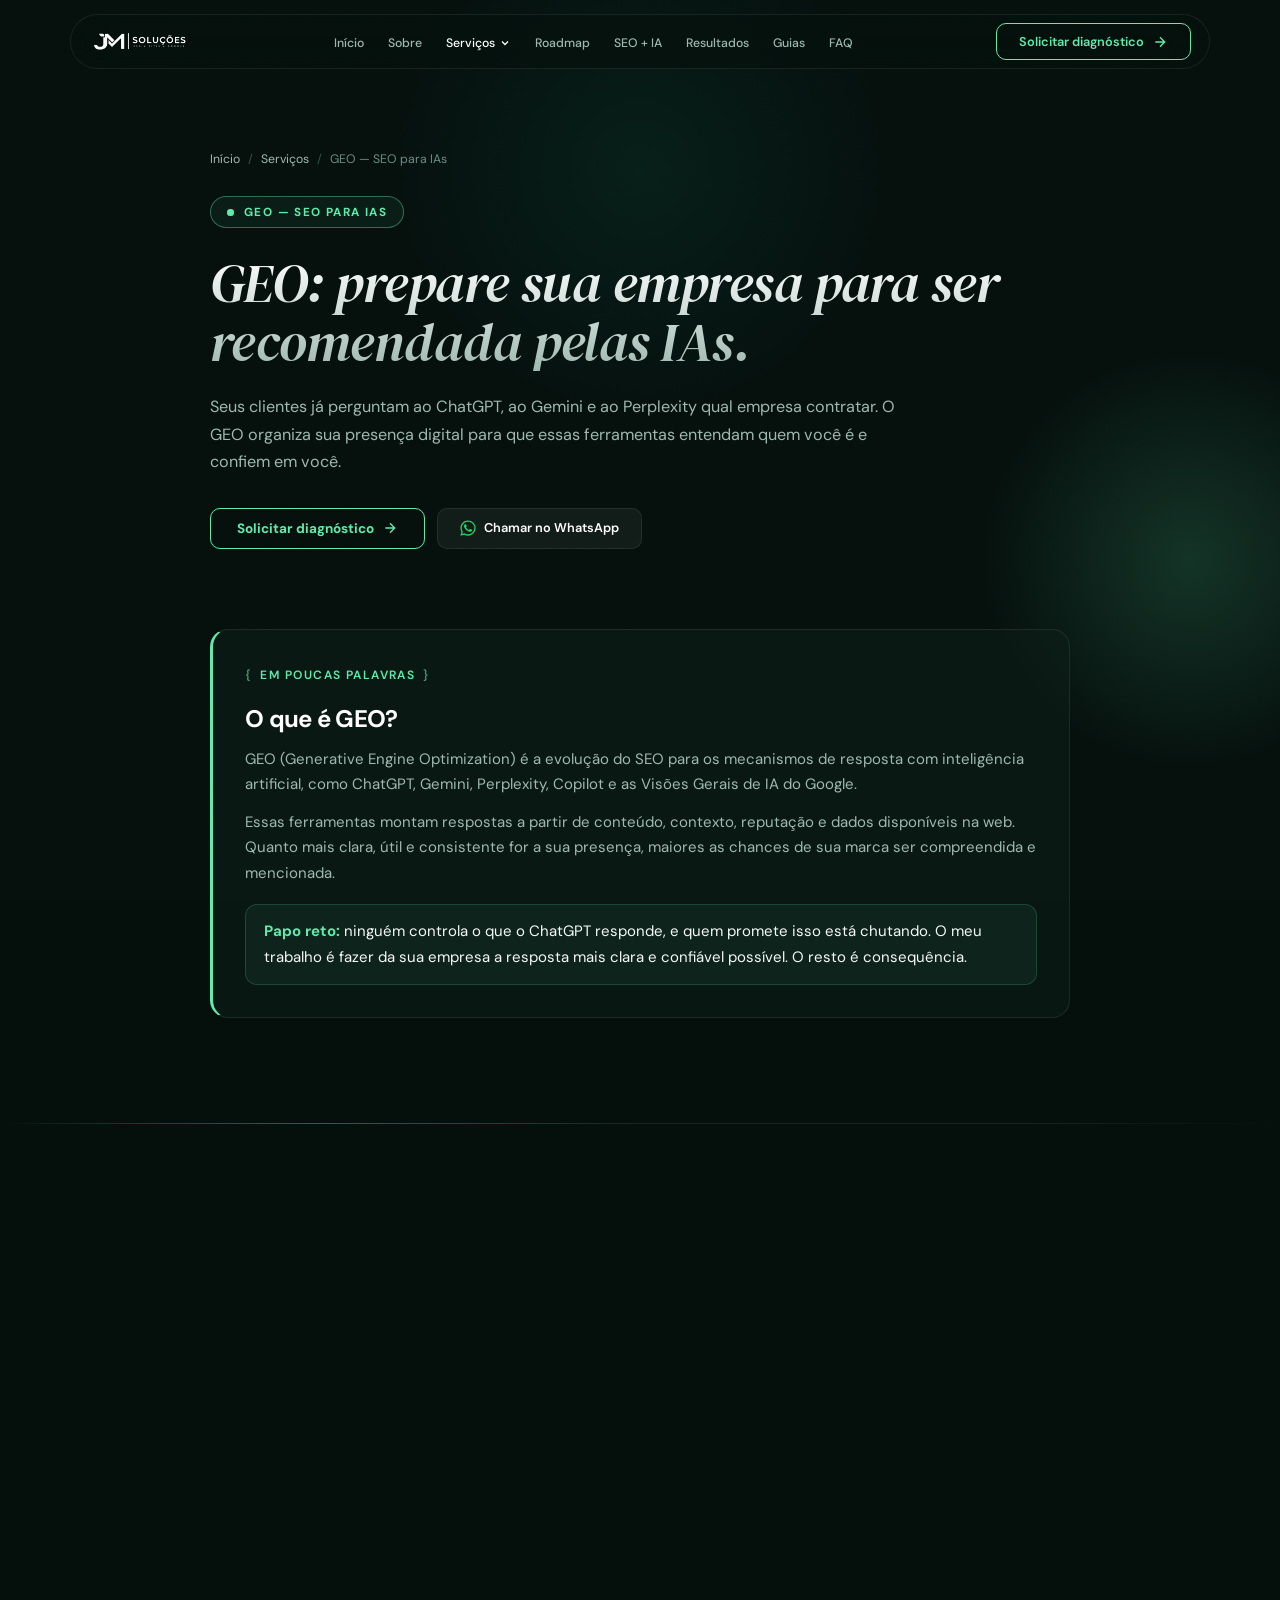
<file: servicos/geo-seo-para-ia.html>
<!DOCTYPE html>
<html lang="pt-BR">
<head>
  <meta charset="UTF-8">
  <meta name="viewport" content="width=device-width, initial-scale=1.0">
  <title>GEO: SEO para aparecer no ChatGPT, Gemini e IAs | João Menini</title>
  <meta name="description" content="GEO (Generative Engine Optimization): estratégia para sua empresa ser compreendida e citada por ChatGPT, Gemini, Perplexity e pelas Visões Gerais de IA do Google.">

  <!-- OpenGraph Metadata -->
  <meta property="og:title" content="GEO: SEO para aparecer no ChatGPT, Gemini e IAs | João Menini">
  <meta property="og:description" content="GEO (Generative Engine Optimization): estratégia para sua empresa ser compreendida e citada por ChatGPT, Gemini, Perplexity e pelas Visões Gerais de IA do Google.">
  <meta property="og:type" content="website">
  <meta property="og:locale" content="pt_BR">
  <meta property="og:url" content="https://jmdev17.github.io/meusite/servicos/geo-seo-para-ia.html">
  <link rel="canonical" href="https://jmdev17.github.io/meusite/servicos/geo-seo-para-ia.html">

  <meta name="theme-color" content="#05100d">

  <!-- Fonts used above the fold, fetched in parallel with the CSS -->
  <link rel="preload" href="../fonts/dm-serif-display-italic-latin.woff2" as="font" type="font/woff2" crossorigin>
  <link rel="preload" href="../fonts/dm-sans-normal-latin.woff2" as="font" type="font/woff2" crossorigin>

  <!-- Favicon & Stylesheet (styles.min.css is generated from styles.css) -->
  <link rel="icon" type="image/avif" href="../images/favicon.avif">
  <link rel="icon" type="image/png" href="../images/favicon.png">
  <link rel="stylesheet" href="../styles.min.css">
  <script type="application/ld+json">{"@context": "https://schema.org", "@type": "Service", "name": "GEO — SEO para IAs", "description": "GEO (Generative Engine Optimization): estratégia para sua empresa ser compreendida e citada por ChatGPT, Gemini, Perplexity e pelas Visões Gerais de IA do Google.", "provider": {"@type": "ProfessionalService", "name": "JM Soluções", "founder": {"@type": "Person", "name": "João Menini"}}, "areaServed": "BR"}</script>
  <script type="application/ld+json">{"@context": "https://schema.org", "@type": "FAQPage", "mainEntity": [{"@type": "Question", "name": "GEO substitui o SEO?", "acceptedAnswer": {"@type": "Answer", "text": "Não. O GEO é construído sobre uma base sólida de SEO. Sem um site bem estruturado e relevante, as IAs têm pouco em que se apoiar."}}, {"@type": "Question", "name": "Dá para garantir que o ChatGPT recomende minha empresa?", "acceptedAnswer": {"@type": "Answer", "text": "Não. Ninguém controla as respostas das IAs. O trabalho aumenta a clareza e a confiabilidade da sua marca, o que melhora as chances de ser mencionada."}}, {"@type": "Question", "name": "Como sei se está funcionando?", "acceptedAnswer": {"@type": "Answer", "text": "Acompanho periodicamente como as principais IAs descrevem sua empresa e monitoro acessos vindos dessas ferramentas."}}, {"@type": "Question", "name": "Minha empresa é pequena, vale a pena?", "acceptedAnswer": {"@type": "Answer", "text": "Sim. Para negócios locais, o GEO é uma oportunidade de sair na frente enquanto a maioria dos concorrentes ainda não se preparou."}}]}</script>
</head>
<body data-origin="pela página de GEO (SEO para IAs)" data-service="GEO (SEO para IAs)" data-service-page>

  <!-- Background Ambient Glow Spotlights -->
  <div class="ambient-glow-container">
    <div class="glow-orb glow-orb-indigo"></div>
    <div class="glow-orb glow-orb-cyan"></div>
    <div class="glow-orb glow-orb-violet"></div>
  </div>

  <!-- [ HEADER / NAVBAR ] -->
  <header>
    <nav class="navbar" id="navbar" aria-label="Navegação principal">
      <a href="../index.html" class="logo">
        <img src="../images/logo-390.avif" alt="JM Soluções" class="logo-img" width="330" height="110">
      </a>

      <ul class="nav-links">
        <li><a href="../index.html">Início</a></li>
        <li><a href="../index.html#sobre">Sobre</a></li>
        <li class="nav-dropdown">
          <button class="nav-dropdown-toggle active" aria-expanded="false" aria-haspopup="true">Serviços <svg width="12" height="12" viewBox="0 0 24 24" fill="none" stroke="currentColor" stroke-width="2.5" aria-hidden="true"><polyline points="6 9 12 15 18 9"/></svg></button>
          <div class="nav-dropdown-menu">
            <a href="../servicos/consultoria-seo.html">Consultoria SEO</a>
            <a href="../servicos/auditoria-seo.html">Auditoria de SEO</a>
            <a href="../servicos/google-meu-negocio.html">Google Meu Negócio</a>
            <a href="../servicos/seo-local.html">SEO Local</a>
            <a href="../servicos/criacao-de-sites.html">Criação de Sites</a>
            <a href="../servicos/geo-seo-para-ia.html" class="active">GEO — SEO para IAs</a>
          </div>
        </li>
        <li><a href="../index.html#roadmap">Roadmap</a></li>
        <li><a href="../index.html#ia">SEO + IA</a></li>
        <li><a href="../resultados.html">Resultados</a></li>
        <li><a href="../guias/index.html">Guias</a></li>
        <li><a href="../index.html#faq">FAQ</a></li>
      </ul>

      <button class="btn btn-primary open-modal-btn">
        Solicitar diagnóstico
        <svg width="16" height="16" viewBox="0 0 24 24" fill="none" stroke="currentColor" stroke-width="2" aria-hidden="true"><path d="M5 12h14M12 5l7 7-7 7"/></svg>
      </button>

      <button class="mobile-toggle" id="mobileToggle" aria-label="Abrir menu">
        <svg width="24" height="24" viewBox="0 0 24 24" fill="none" stroke="currentColor" stroke-width="2"><path d="M4 6h16M4 12h16M4 18h16"/></svg>
      </button>
    </nav>

    <!-- Mobile Drawer -->
    <div class="mobile-drawer" id="mobileDrawer">
      <button class="mobile-drawer-close" id="mobileDrawerClose" aria-label="Fechar menu">&times;</button>
      <a href="../index.html" class="mobile-nav-link">Início</a>
      <a href="../index.html#sobre" class="mobile-nav-link">Sobre</a>
      <div class="mobile-drawer-group">
        <span class="mobile-drawer-label">Serviços</span>
        <a href="../servicos/consultoria-seo.html" class="mobile-nav-link">Consultoria SEO</a>
        <a href="../servicos/auditoria-seo.html" class="mobile-nav-link">Auditoria de SEO</a>
        <a href="../servicos/google-meu-negocio.html" class="mobile-nav-link">Google Meu Negócio</a>
        <a href="../servicos/seo-local.html" class="mobile-nav-link">SEO Local</a>
        <a href="../servicos/criacao-de-sites.html" class="mobile-nav-link">Criação de Sites</a>
        <a href="../servicos/geo-seo-para-ia.html" class="mobile-nav-link">GEO — SEO para IAs</a>
      </div>
      <a href="../index.html#roadmap" class="mobile-nav-link">Roadmap</a>
      <a href="../index.html#ia" class="mobile-nav-link">SEO + IA</a>
      <a href="../resultados.html" class="mobile-nav-link">Resultados</a>
      <a href="../guias/index.html" class="mobile-nav-link">Guias</a>
      <a href="../index.html#faq" class="mobile-nav-link">FAQ</a>
      <button class="btn btn-primary open-modal-btn" style="margin-top: 12px;">Solicitar diagnóstico</button>
    </div>
  </header>

  <main>
    <!-- [ PAGE HERO ] -->
    <section class="page-hero section-relative">
      <div class="container">
        <nav aria-label="Você está em">
          <ol class="breadcrumb">
            <li><a href="../index.html">Início</a></li>
            <li><a href="../index.html#servicos">Serviços</a></li>
            <li aria-current="page">GEO — SEO para IAs</li>
          </ol>
        </nav>
        <div class="hero-kicker"><span class="pulse"></span> GEO — SEO para IAs</div>
        <h1 class="page-title text-gradient">GEO: prepare sua empresa para ser recomendada pelas IAs.</h1>
        <p class="page-lead">Seus clientes já perguntam ao ChatGPT, ao Gemini e ao Perplexity qual empresa contratar. O GEO organiza sua presença digital para que essas ferramentas entendam quem você é e confiem em você.</p>
        <div class="btn-row">
          <button class="btn btn-cyan open-modal-btn" data-service="GEO (SEO para IAs)">Solicitar diagnóstico <svg width="16" height="16" viewBox="0 0 24 24" fill="none" stroke="currentColor" stroke-width="2" aria-hidden="true"><path d="M5 12h14M12 5l7 7-7 7"/></svg></button>
          <a href="https://wa.me/5512988978125" class="btn btn-secondary btn-wa" data-wa target="_blank" rel="noopener"><svg width="16" height="16" viewBox="0 0 24 24" fill="currentColor" aria-hidden="true"><path d="M17.47 14.38c-.3-.15-1.76-.87-2.03-.97-.27-.1-.47-.15-.67.15-.2.3-.77.97-.94 1.17-.17.2-.35.22-.64.07-.3-.15-1.26-.46-2.4-1.48-.89-.79-1.49-1.77-1.66-2.07-.17-.3-.02-.46.13-.61.13-.13.3-.35.45-.52.15-.17.2-.3.3-.5.1-.2.05-.37-.02-.52-.08-.15-.67-1.61-.92-2.2-.24-.58-.49-.5-.67-.51h-.57c-.2 0-.52.07-.79.37-.27.3-1.04 1.02-1.04 2.48s1.07 2.88 1.21 3.08c.15.2 2.1 3.2 5.08 4.49.71.31 1.26.49 1.69.63.71.23 1.36.2 1.87.12.57-.08 1.76-.72 2.01-1.41.25-.7.25-1.29.17-1.41-.07-.12-.27-.2-.57-.35zM12.04 21.5h-.01a9.45 9.45 0 0 1-4.82-1.32l-.35-.2-3.58.94.96-3.49-.23-.36a9.43 9.43 0 0 1-1.45-5.03c0-5.22 4.25-9.47 9.48-9.47 2.53 0 4.91.99 6.7 2.78a9.41 9.41 0 0 1 2.77 6.7c0 5.23-4.25 9.45-9.47 9.45zm8.06-17.52A11.32 11.32 0 0 0 12.04.65C5.76.65.64 5.76.64 12.04c0 2.01.52 3.97 1.52 5.7L.54 23.65l6.05-1.59a11.37 11.37 0 0 0 5.44 1.39h.01c6.28 0 11.39-5.11 11.39-11.39 0-3.04-1.18-5.9-3.33-8.05z"/></svg> Chamar no WhatsApp</a>
        </div>
      </div>
    </section>

    <!-- [ O QUE É ] -->
    <section class="section-padding section-relative" style="padding-top: 20px;">
      <div class="container" style="max-width: 900px;">
        <div class="glass-card summary-box reveal">
          <div class="section-tag"><span class="dot"></span> Em poucas palavras</div>
          <h2>O que é GEO?</h2>
            <p>GEO (Generative Engine Optimization) é a evolução do SEO para os mecanismos de resposta com inteligência artificial, como ChatGPT, Gemini, Perplexity, Copilot e as Visões Gerais de IA do Google.</p>
            <p>Essas ferramentas montam respostas a partir de conteúdo, contexto, reputação e dados disponíveis na web. Quanto mais clara, útil e consistente for a sua presença, maiores as chances de sua marca ser compreendida e mencionada.</p>
            <p class="summary-highlight"><strong>Papo reto:</strong> ninguém controla o que o ChatGPT responde, e quem promete isso está chutando. O meu trabalho é fazer da sua empresa a resposta mais clara e confiável possível. O resto é consequência.</p>
        </div>
      </div>
    </section>

    <hr class="section-divider">

    <!-- [ COMO FUNCIONA ] -->
    <section class="section-padding section-relative">
      <div class="container">
        <div class="section-header reveal">
          <div class="section-tag"><span class="dot"></span> Como funciona</div>
          <h2 class="section-title text-gradient">
            Como eu preparo sua marca para as IAs.
          </h2>
        </div>

        <div class="process-grid reveal-stagger">
          <div class="glass-card process-card">
            <div class="process-number">01</div>
            <h3 class="process-title">DIAGNÓSTICO DE IA</h3>
            <p class="process-desc">Teste de como ChatGPT, Gemini e Perplexity descrevem hoje sua empresa e seus concorrentes.</p>
          </div>
          <div class="glass-card process-card">
            <div class="process-number">02</div>
            <h3 class="process-title">ENTIDADE E CONTEXTO</h3>
            <p class="process-desc">Informações da marca, serviços e áreas de atuação claras e consistentes em toda a web.</p>
          </div>
          <div class="glass-card process-card">
            <div class="process-number">03</div>
            <h3 class="process-title">CONTEÚDO QUE RESPONDE</h3>
            <p class="process-desc">Páginas e artigos que respondem às perguntas reais que seus clientes fazem às IAs.</p>
          </div>
          <div class="glass-card process-card">
            <div class="process-number">04</div>
            <h3 class="process-title">AUTORIDADE</h3>
            <p class="process-desc">Menções, avaliações, provas sociais e dados estruturados que reforçam a confiança.</p>
          </div>
        </div>
      </div>
    </section>

    <!-- [ LISTAS ] -->
    <section class="section-padding section-relative" style="padding-top: 0;">
      <div class="container">
        <div class="info-grid reveal-stagger">
          <div class="glass-card info-card">
            <h3>O que é trabalhado</h3>
            <ul class="check-list">
              <li>Dados estruturados (Schema) de empresa, serviços e perguntas frequentes.</li>
              <li>Conteúdo em formato pergunta e resposta, direto e verificável.</li>
              <li>Consistência de nome, serviços e localização em perfis e diretórios.</li>
              <li>Menções de marca e reputação em fontes relevantes.</li>
              <li>Base técnica que facilita a leitura por robôs de IA.</li>
            </ul>
          </div>
          <div class="glass-card info-card">
            <h3>Onde isso aparece</h3>
            <ul class="check-list">
              <li>ChatGPT (busca e recomendações).</li>
              <li>Google Gemini e Visões Gerais de IA (AI Overviews).</li>
              <li>Perplexity e Microsoft Copilot.</li>
              <li>E no próprio Google tradicional, que valoriza os mesmos sinais.</li>
            </ul>
          </div>
        </div>
      </div>
    </section>

    <section class="section-padding section-relative" style="padding-top: 0;">
      <div class="container">
        <div class="section-header reveal">
          <div class="section-tag"><span class="dot"></span> GEO — SEO para IAs</div>
          <h2 class="section-title text-gradient">
            SEO tradicional x GEO
          </h2>
        </div>

        <div class="table-wrap reveal">
          <table class="data-table">
            <thead><tr><th>Aspecto</th><th>SEO tradicional</th><th>GEO</th></tr></thead>
            <tbody>
              <tr><td>Objetivo</td><td>Posicionar páginas nos resultados do Google.</td><td>Ser entendido e mencionado nas respostas das IAs.</td></tr>
              <tr><td>Formato</td><td>Lista de links azuis.</td><td>Resposta pronta, que cita marcas e fontes.</td></tr>
              <tr><td>Sinais-chave</td><td>Relevância, links e experiência na página.</td><td>Clareza, contexto, consistência e reputação.</td></tr>
              <tr><td>Relação</td><td>Base de tudo.</td><td>Construído em cima de um bom SEO.</td></tr>
            </tbody>
          </table>
        </div>
      </div>
    </section>

    <!-- [ CTA INLINE ] -->
    <section class="section-relative" style="padding-bottom: 90px;">
      <div class="container">
        <div class="cta-inline reveal">
          <div>
            <h3>Não sabe por onde começar?</h3>
            <p>Me conta sobre sua empresa. Eu te mostro o que mais pesa hoje no seu resultado e o que dá para resolver primeiro.</p>
          </div>
          <button class="btn btn-cyan open-modal-btn" data-service="GEO (SEO para IAs)">Solicitar diagnóstico <svg width="16" height="16" viewBox="0 0 24 24" fill="none" stroke="currentColor" stroke-width="2" aria-hidden="true"><path d="M5 12h14M12 5l7 7-7 7"/></svg></button>
        </div>
      </div>
    </section>

    <hr class="section-divider">

    <!-- [ FAQ ] -->
    <section class="section-padding section-relative" id="faq-servico">
      <div class="container">
        <div class="section-header reveal">
          <div class="section-tag"><span class="dot"></span> Perguntas frequentes</div>
          <h2 class="section-title text-gradient">
            O que costumam me perguntar sobre isso.
          </h2>
        </div>

        <div class="faq-container reveal-stagger">
          <div class="faq-item">
            <button class="faq-header" aria-expanded="false">
              <span class="faq-question">GEO substitui o SEO?</span>
              <span class="faq-icon" aria-hidden="true">+</span>
            </button>
            <div class="faq-body">
              <p class="faq-answer">
                Não. O GEO é construído sobre uma base sólida de SEO. Sem um site bem estruturado e relevante, as IAs têm pouco em que se apoiar.
              </p>
            </div>
          </div>
          <div class="faq-item">
            <button class="faq-header" aria-expanded="false">
              <span class="faq-question">Dá para garantir que o ChatGPT recomende minha empresa?</span>
              <span class="faq-icon" aria-hidden="true">+</span>
            </button>
            <div class="faq-body">
              <p class="faq-answer">
                Não. Ninguém controla as respostas das IAs. O trabalho aumenta a clareza e a confiabilidade da sua marca, o que melhora as chances de ser mencionada.
              </p>
            </div>
          </div>
          <div class="faq-item">
            <button class="faq-header" aria-expanded="false">
              <span class="faq-question">Como sei se está funcionando?</span>
              <span class="faq-icon" aria-hidden="true">+</span>
            </button>
            <div class="faq-body">
              <p class="faq-answer">
                Acompanho periodicamente como as principais IAs descrevem sua empresa e monitoro acessos vindos dessas ferramentas.
              </p>
            </div>
          </div>
          <div class="faq-item">
            <button class="faq-header" aria-expanded="false">
              <span class="faq-question">Minha empresa é pequena, vale a pena?</span>
              <span class="faq-icon" aria-hidden="true">+</span>
            </button>
            <div class="faq-body">
              <p class="faq-answer">
                Sim. Para negócios locais, o GEO é uma oportunidade de sair na frente enquanto a maioria dos concorrentes ainda não se preparou.
              </p>
            </div>
          </div>
        </div>
      </div>
    </section>

    <hr class="section-divider">

    <!-- [ RELACIONADOS ] -->
    <section class="section-padding section-relative">
      <div class="container">
        <div class="section-header reveal">
          <div class="section-tag"><span class="dot"></span> Combina com</div>
          <h2 class="section-title text-gradient">
            Serviços que potencializam este.
          </h2>
        </div>

        <div class="servicos-grid six reveal-stagger">
          <a class="glass-card servico-link" href="../servicos/consultoria-seo.html">
            <span class="servico-link-num">01</span>
            <h3>Consultoria SEO</h3>
            <p>Plano estratégico sob medida para seu site ganhar posições, tráfego qualificado e contatos vindos do Google.</p>
            <span class="servico-link-cta">Conhecer a consultoria <svg width="16" height="16" viewBox="0 0 24 24" fill="none" stroke="currentColor" stroke-width="2" aria-hidden="true"><path d="M5 12h14M12 5l7 7-7 7"/></svg></span>
          </a>
          <a class="glass-card servico-link" href="../servicos/auditoria-seo.html">
            <span class="servico-link-num">02</span>
            <h3>Auditoria de SEO</h3>
            <p>Análise completa do site para encontrar erros, riscos e oportunidades que estão travando seu crescimento no Google.</p>
            <span class="servico-link-cta">Quero auditar meu site <svg width="16" height="16" viewBox="0 0 24 24" fill="none" stroke="currentColor" stroke-width="2" aria-hidden="true"><path d="M5 12h14M12 5l7 7-7 7"/></svg></span>
          </a>
          <a class="glass-card servico-link" href="../servicos/google-meu-negocio.html">
            <span class="servico-link-num">03</span>
            <h3>Google Meu Negócio</h3>
            <p>Otimização do Perfil da Empresa no Google para aparecer no Maps e no topo das buscas da sua região.</p>
            <span class="servico-link-cta">Quero aparecer no Maps <svg width="16" height="16" viewBox="0 0 24 24" fill="none" stroke="currentColor" stroke-width="2" aria-hidden="true"><path d="M5 12h14M12 5l7 7-7 7"/></svg></span>
          </a>
        </div>
      </div>
    </section>

    <!-- [ CTA FINAL ] -->
    <section class="section-padding section-relative" style="padding-top: 0;">
      <div class="container">
        <div class="cta-final-box reveal-scale">
          <h2 class="cta-final-title text-gradient">Pronto para ser a primeira opção de quem pesquisa?</h2>
          <p class="cta-final-subtitle">Faça o diagnóstico em 2 minutos. Eu analiso o seu caso e te respondo pessoalmente no WhatsApp.</p>
          <button class="btn btn-cyan open-modal-btn" data-service="GEO (SEO para IAs)" style="font-size: 1.05rem; padding: 16px 36px;">Solicitar diagnóstico <svg width="16" height="16" viewBox="0 0 24 24" fill="none" stroke="currentColor" stroke-width="2" aria-hidden="true"><path d="M5 12h14M12 5l7 7-7 7"/></svg></button>
          <a href="https://wa.me/5512988978125" class="btn btn-secondary btn-wa cta-wa" data-wa target="_blank" rel="noopener"><svg width="16" height="16" viewBox="0 0 24 24" fill="currentColor" aria-hidden="true"><path d="M17.47 14.38c-.3-.15-1.76-.87-2.03-.97-.27-.1-.47-.15-.67.15-.2.3-.77.97-.94 1.17-.17.2-.35.22-.64.07-.3-.15-1.26-.46-2.4-1.48-.89-.79-1.49-1.77-1.66-2.07-.17-.3-.02-.46.13-.61.13-.13.3-.35.45-.52.15-.17.2-.3.3-.5.1-.2.05-.37-.02-.52-.08-.15-.67-1.61-.92-2.2-.24-.58-.49-.5-.67-.51h-.57c-.2 0-.52.07-.79.37-.27.3-1.04 1.02-1.04 2.48s1.07 2.88 1.21 3.08c.15.2 2.1 3.2 5.08 4.49.71.31 1.26.49 1.69.63.71.23 1.36.2 1.87.12.57-.08 1.76-.72 2.01-1.41.25-.7.25-1.29.17-1.41-.07-.12-.27-.2-.57-.35zM12.04 21.5h-.01a9.45 9.45 0 0 1-4.82-1.32l-.35-.2-3.58.94.96-3.49-.23-.36a9.43 9.43 0 0 1-1.45-5.03c0-5.22 4.25-9.47 9.48-9.47 2.53 0 4.91.99 6.7 2.78a9.41 9.41 0 0 1 2.77 6.7c0 5.23-4.25 9.45-9.47 9.45zm8.06-17.52A11.32 11.32 0 0 0 12.04.65C5.76.65.64 5.76.64 12.04c0 2.01.52 3.97 1.52 5.7L.54 23.65l6.05-1.59a11.37 11.37 0 0 0 5.44 1.39h.01c6.28 0 11.39-5.11 11.39-11.39 0-3.04-1.18-5.9-3.33-8.05z"/></svg> Chamar no WhatsApp</a>
        </div>
      </div>
    </section>
  </main>

  <!-- [ FOOTER ] -->
  <footer class="footer">
    <div class="container">
      <div class="footer-grid">
        <div class="footer-brand">
          <a href="../index.html" class="logo">
            <img src="../images/logo-390.avif" alt="JM Soluções" class="logo-img" width="330" height="110">
          </a>
          <p>
            João Menini, consultor SEO. Faço empresas de serviço serem a resposta quando alguém pesquisa no Google, no Maps ou numa IA.
          </p>
        </div>

        <div class="footer-column">
          <h4>SERVIÇOS</h4>
          <ul>
            <li><a href="../servicos/consultoria-seo.html">Consultoria SEO</a></li>
            <li><a href="../servicos/auditoria-seo.html">Auditoria de SEO</a></li>
            <li><a href="../servicos/google-meu-negocio.html">Google Meu Negócio</a></li>
            <li><a href="../servicos/seo-local.html">SEO Local</a></li>
            <li><a href="../servicos/criacao-de-sites.html">Criação de Sites</a></li>
            <li><a href="../servicos/geo-seo-para-ia.html">GEO — SEO para IAs</a></li>
          </ul>
        </div>

        <div class="footer-column">
          <h4>PÁGINAS</h4>
          <ul>
            <li><a href="../index.html">Início</a></li>
            <li><a href="../index.html#sobre">Quem é João Menini</a></li>
            <li><a href="../index.html#roadmap">Roadmap</a></li>
            <li><a href="../resultados.html">Resultados</a></li>
            <li><a href="../guias/index.html">Guias</a></li>
            <li><a href="../index.html#faq">Perguntas frequentes</a></li>
          </ul>
        </div>

        <div class="footer-column">
          <h4>CONTATO</h4>
          <ul>
            <li><a href="#" class="open-modal-btn">Solicitar diagnóstico</a></li>
            <li><a href="https://wa.me/5512988978125" data-wa target="_blank" rel="noopener">WhatsApp (12) 98897-8125</a></li>
            <li><a href="https://instagram.com" target="_blank" rel="noopener">Instagram</a></li>
          </ul>
        </div>
      </div>

      <div class="footer-bottom">
        <div>© 2026 JM Soluções · João Menini. Todos os direitos reservados.</div>
        <div class="footer-legal"><a href="../politica-de-privacidade.html">Política de Privacidade</a> · <a href="../termos-de-uso.html">Termos de Uso</a></div>
      </div>
    </div>
  </footer>

  <!-- Floating diagnosis CTA -->
  <button class="diag-float open-modal-btn" aria-label="Solicitar diagnóstico">
    Solicitar diagnóstico <svg width="16" height="16" viewBox="0 0 24 24" fill="none" stroke="currentColor" stroke-width="2" aria-hidden="true"><path d="M5 12h14M12 5l7 7-7 7"/></svg>
  </button>

  <!-- DIAGNÓSTICO MODAL (multi-step → WhatsApp) -->
  <div class="modal-overlay" id="contactModal" role="dialog" aria-modal="true" aria-labelledby="diagTitle">
    <div class="modal-content diag-modal">
      <button class="modal-close" id="modalClose" aria-label="Fechar">&times;</button>

      <div class="diag-head">
        <span class="diag-kicker">Diagnóstico gratuito · 2 minutos</span>
        <h3 class="modal-title text-gradient" id="diagTitle">Me conta sobre a sua empresa.</h3>
        <p class="modal-desc">São 4 passos rápidos. No final, suas respostas vão direto para o meu WhatsApp e eu te respondo pessoalmente.</p>
        <div class="diag-progress"><span class="diag-progress-bar" id="diagProgress"></span></div>
        <div class="diag-step-label" id="diagStepLabel">Etapa 1 de 4</div>
      </div>

      <form id="leadForm" novalidate>
        <fieldset class="diag-step active">
          <legend>Sua empresa</legend>
          <p class="diag-hint">Para eu saber com quem estou falando.</p>
          <div class="form-group">
            <label for="diagEmpresa">Nome da empresa</label>
            <input type="text" id="diagEmpresa" name="empresa" class="form-control" placeholder="Ex: Clínica Sorriso" required>
          </div>
          <div class="form-row">
            <div class="form-group">
              <label for="diagSegmento">Segmento</label>
              <input type="text" id="diagSegmento" name="segmento" class="form-control" placeholder="Ex: Odontologia" required>
            </div>
            <div class="form-group">
              <label for="diagCidade">Cidade e estado</label>
              <input type="text" id="diagCidade" name="cidade" class="form-control" placeholder="Ex: Rio de Janeiro, RJ" required>
            </div>
          </div>
        </fieldset>

        <fieldset class="diag-step">
          <legend>Como está a sua empresa hoje?</legend>
          <p class="diag-hint">Não precisa saber qual serviço contratar. Descobrir isso é o meu trabalho.</p>
          <div class="form-group">
            <span class="diag-label">Como os clientes chegam até você hoje? <small>(pode marcar mais de uma)</small></span>
            <div class="diag-chips" data-require-one data-require-msg="Marque pelo menos uma opção."><label class="diag-chip"><input type="checkbox" name="canais" value="Indicação"><span>Indicação</span></label><label class="diag-chip"><input type="checkbox" name="canais" value="Instagram / redes sociais"><span>Instagram / redes sociais</span></label><label class="diag-chip"><input type="checkbox" name="canais" value="Pesquisa no Google"><span>Pesquisa no Google</span></label><label class="diag-chip"><input type="checkbox" name="canais" value="Google Maps"><span>Google Maps</span></label><label class="diag-chip"><input type="checkbox" name="canais" value="Anúncios pagos"><span>Anúncios pagos</span></label><label class="diag-chip"><input type="checkbox" name="canais" value="Ainda não chegam de forma constante"><span>Ainda não chegam de forma constante</span></label></div>
          </div>
          <div class="form-group">
            <span class="diag-label">O que mais te incomoda hoje?</span>
            <div class="diag-options"><label class="diag-option"><input type="radio" name="desafio" value="Quase ninguém me encontra no Google" required><span><strong>Quase ninguém me encontra no Google</strong><small>Quem pesquisa pelo meu serviço encontra o concorrente.</small></span></label><label class="diag-option"><input type="radio" name="desafio" value="Apareço, mas pouca gente entra em contato" required><span><strong>Apareço, mas pouca gente entra em contato</strong><small>Tenho visitas ou visualizações, mas poucos pedidos.</small></span></label><label class="diag-option"><input type="radio" name="desafio" value="Não tenho site ou meu site está desatualizado" required><span><strong>Não tenho site ou meu site está desatualizado</strong><small>Preciso de uma presença que passe confiança.</small></span></label><label class="diag-option"><input type="radio" name="desafio" value="Dependo demais de indicação ou de anúncios" required><span><strong>Dependo demais de indicação ou de anúncios</strong><small>Quero um canal que traga clientes todo mês.</small></span></label><label class="diag-option"><input type="radio" name="desafio" value="Não sei ao certo, quero uma análise" required><span><strong>Não sei ao certo, quero uma análise</strong><small>Quero entender onde estão as oportunidades.</small></span></label></div>
          </div>
          <input type="hidden" name="servico" id="diagService">
        </fieldset>

        <fieldset class="diag-step">
          <legend>Onde você está hoje</legend>
          <p class="diag-hint">Isso me ajuda a chegar na conversa já com algumas ideias.</p>
          <div class="form-group">
            <label for="diagSite">URL do site (se houver)</label>
            <input type="text" id="diagSite" name="site" class="form-control" placeholder="www.suaempresa.com.br">
          </div>
          <div class="form-row">
            <div class="form-group">
              <label for="diagInvest">Investimento previsto</label>
              <select id="diagInvest" name="investimento" class="form-control" required><option value="" disabled selected>Selecione</option><option value="Ainda estou avaliando">Ainda estou avaliando</option><option value="Até R$ 1.500/mês">Até R$ 1.500/mês</option><option value="R$ 1.500 a R$ 3.000/mês">R$ 1.500 a R$ 3.000/mês</option><option value="Acima de R$ 3.000/mês">Acima de R$ 3.000/mês</option></select>
            </div>
            <div class="form-group">
              <label for="diagJaInveste">Já investe em SEO?</label>
              <select id="diagJaInveste" name="investe_seo" class="form-control" required><option value="" disabled selected>Selecione</option><option value="Sim, com agência ou profissional">Sim, com agência ou profissional</option><option value="Sim, faço por conta própria">Sim, faço por conta própria</option><option value="Não, ainda não invisto">Não, ainda não invisto</option></select>
            </div>
          </div>
          <div class="form-group">
            <label for="diagContexto">Contexto adicional (opcional)</label>
            <textarea id="diagContexto" name="contexto" class="form-control" rows="3" placeholder="Conte o que está acontecendo hoje, concorrentes, metas..."></textarea>
          </div>
        </fieldset>

        <fieldset class="diag-step">
          <legend>Para onde eu te respondo?</legend>
          <p class="diag-hint">Uso seus dados só para responder você. Nada de lista de e-mail. <a href="../politica-de-privacidade.html" target="_blank" rel="noopener">Ver política de privacidade</a></p>
          <div class="form-group">
            <label for="diagNome">Seu nome</label>
            <input type="text" id="diagNome" name="nome" class="form-control" placeholder="Ex: Rodrigo Silva" required autocomplete="name">
          </div>
          <div class="form-row">
            <div class="form-group">
              <label for="diagWhats">WhatsApp</label>
              <input type="tel" id="diagWhats" name="whatsapp" class="form-control" placeholder="(00) 90000-0000" required autocomplete="tel">
            </div>
            <div class="form-group">
              <label for="diagEmail">E-mail (opcional)</label>
              <input type="email" id="diagEmail" name="email" class="form-control" placeholder="voce@empresa.com" autocomplete="email">
            </div>
          </div>
        </fieldset>

        <div class="diag-nav">
          <button type="button" class="btn btn-secondary" id="diagBack" hidden>Voltar</button>
          <button type="button" class="btn btn-primary" id="diagNext">Continuar <svg width="16" height="16" viewBox="0 0 24 24" fill="none" stroke="currentColor" stroke-width="2" aria-hidden="true"><path d="M5 12h14M12 5l7 7-7 7"/></svg></button>
          <button type="submit" class="btn btn-cyan" id="diagSubmit" hidden>Enviar diagnóstico <svg width="16" height="16" viewBox="0 0 24 24" fill="none" stroke="currentColor" stroke-width="2" aria-hidden="true"><path d="M5 12h14M12 5l7 7-7 7"/></svg></button>
        </div>
        <p class="diag-privacy">Quem responde é o próprio João Menini.</p>
        <p class="diag-alt">Prefere ir direto? <a href="https://wa.me/5512988978125" data-wa target="_blank" rel="noopener">Chamar no WhatsApp</a></p>
      </form>

      <div class="diag-success" id="diagSuccess" role="status">
        <div class="diag-success-icon">
          <svg width="26" height="26" viewBox="0 0 24 24" fill="none" stroke="currentColor" stroke-width="2.5"><polyline points="20 6 9 17 4 12"/></svg>
        </div>
        <h3>Pronto! Agora é só enviar.</h3>
        <p>Abri o WhatsApp com as suas respostas. É só apertar enviar. Se a janela não abriu, use o botão abaixo.</p>
        <a href="#" class="btn btn-cyan" id="diagWhatsLink" target="_blank" rel="noopener">Abrir WhatsApp <svg width="16" height="16" viewBox="0 0 24 24" fill="none" stroke="currentColor" stroke-width="2" aria-hidden="true"><path d="M5 12h14M12 5l7 7-7 7"/></svg></a>
      </div>
    </div>
  </div>

  <!-- PROOF IMAGE LIGHTBOX MODAL -->
  <div class="proof-lightbox" id="proofLightbox" role="dialog" aria-modal="true" aria-hidden="true" aria-label="Visualização do print ampliado">
    <div class="proof-lightbox-backdrop" id="proofLightboxBackdrop"></div>
    <div class="proof-lightbox-container">
      <button class="proof-lightbox-close" id="proofLightboxClose" aria-label="Fechar visualização">
        <svg width="20" height="20" viewBox="0 0 24 24" fill="none" stroke="currentColor" stroke-width="2.5"><line x1="18" y1="6" x2="6" y2="18"/><line x1="6" y1="6" x2="18" y2="18"/></svg>
      </button>
      <div class="proof-lightbox-body">
        <img alt="" class="proof-lightbox-img" id="proofLightboxImg">
        <div class="proof-lightbox-caption" id="proofLightboxCaption"></div>
      </div>
    </div>
  </div>

  <!-- JavaScript App Logic -->
  <script src="../app.js" defer></script>
</body>
</html>
</file>
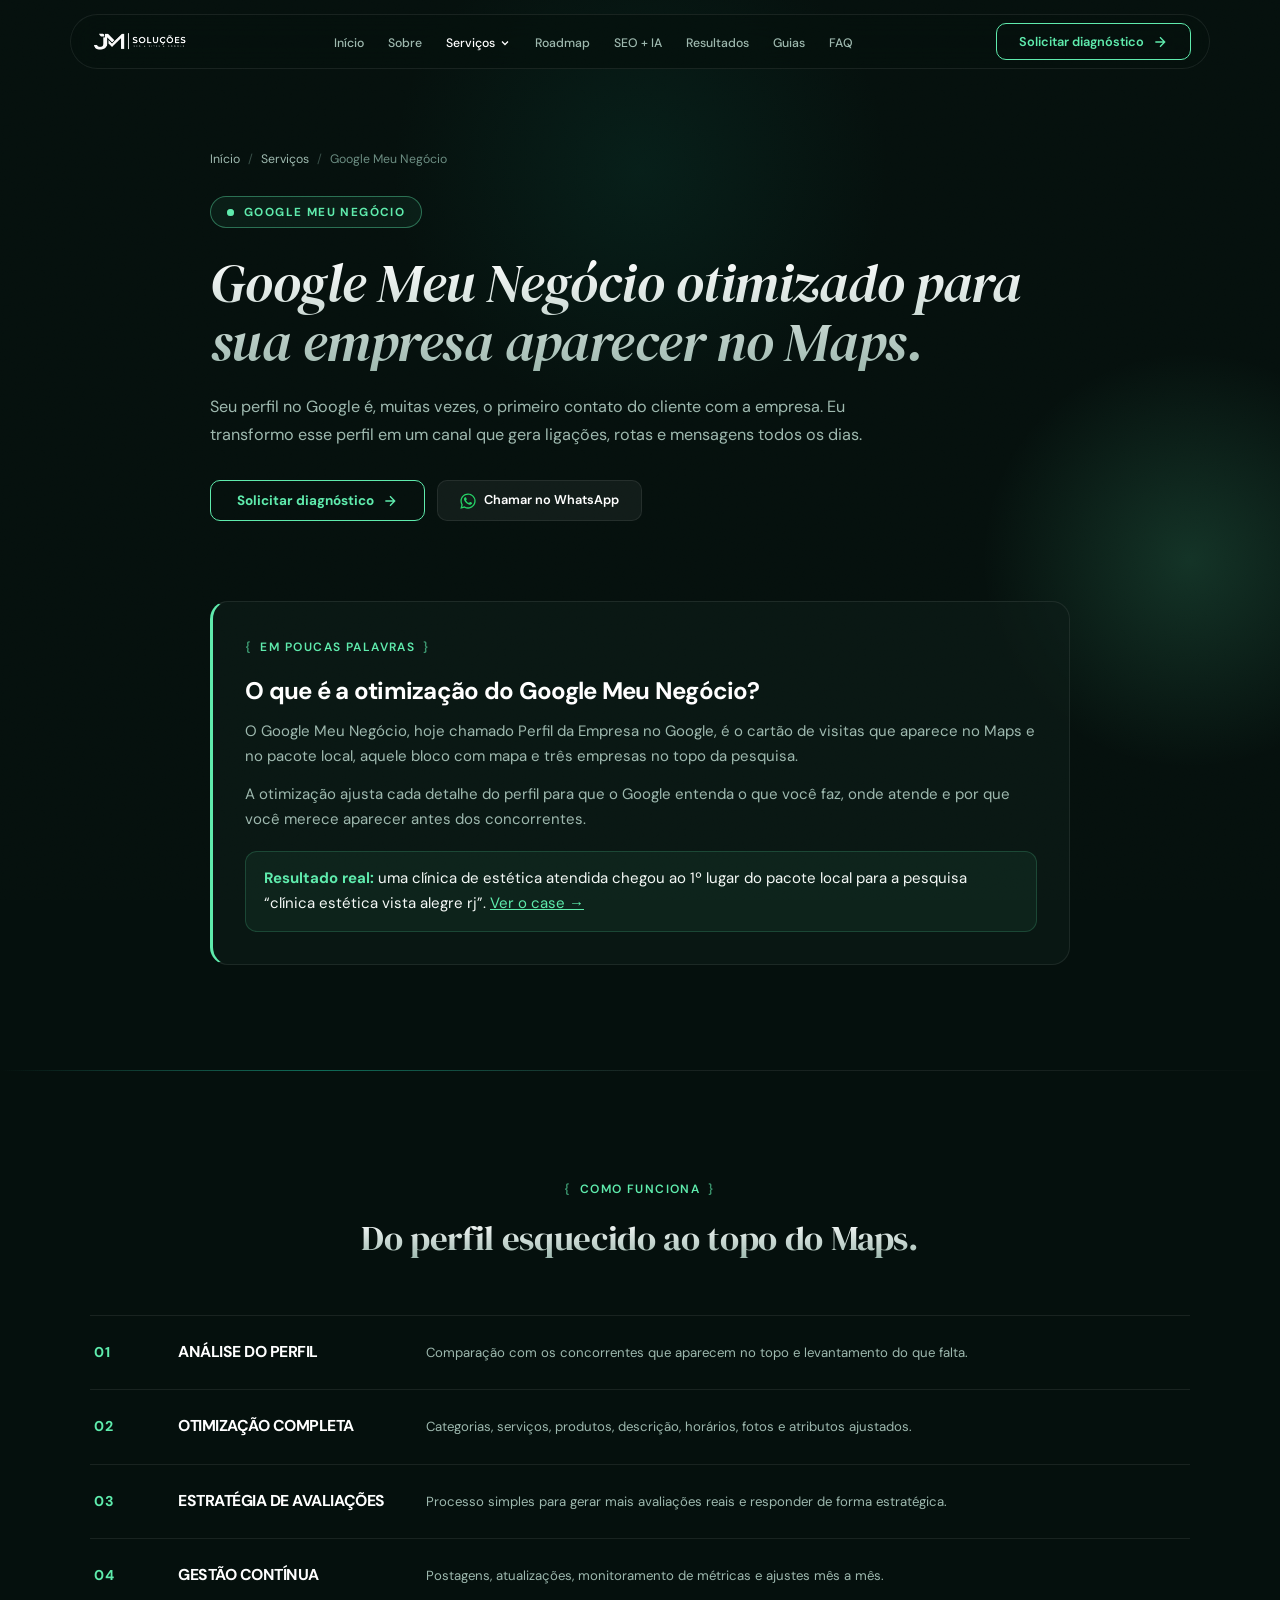
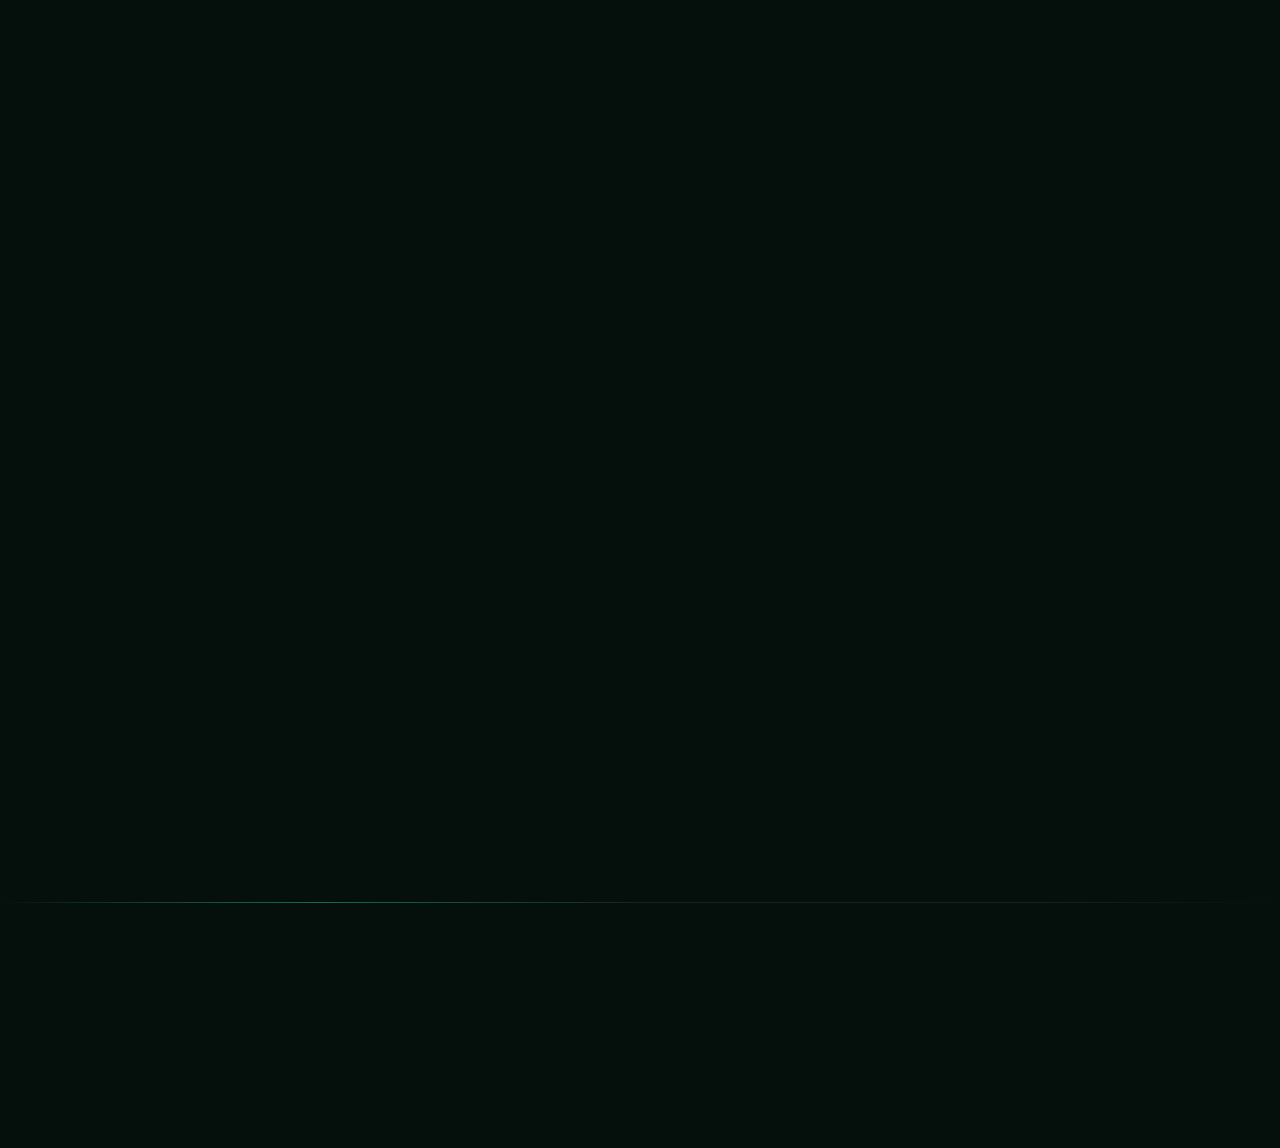
<file: servicos/google-meu-negocio.html>
<!DOCTYPE html>
<html lang="pt-BR">
<head>
  <meta charset="UTF-8">
  <meta name="viewport" content="width=device-width, initial-scale=1.0">
  <title>Otimização do Google Meu Negócio (Perfil da Empresa) | João Menini</title>
  <meta name="description" content="Otimização do Google Meu Negócio para sua empresa aparecer no Google Maps e no pacote local: categorias, serviços, fotos, posts e estratégia de avaliações.">

  <!-- OpenGraph Metadata -->
  <meta property="og:title" content="Otimização do Google Meu Negócio (Perfil da Empresa) | João Menini">
  <meta property="og:description" content="Otimização do Google Meu Negócio para sua empresa aparecer no Google Maps e no pacote local: categorias, serviços, fotos, posts e estratégia de avaliações.">
  <meta property="og:type" content="website">
  <meta property="og:locale" content="pt_BR">
  <meta property="og:url" content="https://jmdev17.github.io/meusite/servicos/google-meu-negocio.html">
  <link rel="canonical" href="https://jmdev17.github.io/meusite/servicos/google-meu-negocio.html">

  <meta name="theme-color" content="#05100d">

  <!-- Fonts used above the fold, fetched in parallel with the CSS -->
  <link rel="preload" href="../fonts/dm-serif-display-italic-latin.woff2" as="font" type="font/woff2" crossorigin>
  <link rel="preload" href="../fonts/dm-sans-normal-latin.woff2" as="font" type="font/woff2" crossorigin>

  <!-- Favicon & Stylesheet (styles.min.css is generated from styles.css) -->
  <link rel="icon" type="image/avif" href="../images/favicon.avif">
  <link rel="icon" type="image/png" href="../images/favicon.png">
  <link rel="stylesheet" href="../styles.min.css">
  <script type="application/ld+json">{"@context": "https://schema.org", "@type": "Service", "name": "Google Meu Negócio", "description": "Otimização do Google Meu Negócio para sua empresa aparecer no Google Maps e no pacote local: categorias, serviços, fotos, posts e estratégia de avaliações.", "provider": {"@type": "ProfessionalService", "name": "JM Soluções", "founder": {"@type": "Person", "name": "João Menini"}}, "areaServed": "BR"}</script>
  <script type="application/ld+json">{"@context": "https://schema.org", "@type": "FAQPage", "mainEntity": [{"@type": "Question", "name": "Preciso ter endereço físico?", "acceptedAnswer": {"@type": "Answer", "text": "Não necessariamente. Empresas que atendem no local do cliente podem configurar uma área de atendimento sem exibir o endereço."}}, {"@type": "Question", "name": "Em quanto tempo o perfil melhora de posição?", "acceptedAnswer": {"@type": "Answer", "text": "As primeiras mudanças costumam aparecer em poucas semanas, mas a consistência de avaliações e atualizações é o que sustenta o topo."}}, {"@type": "Question", "name": "Vocês criam avaliações?", "acceptedAnswer": {"@type": "Answer", "text": "Não. Avaliações falsas violam as regras do Google. Eu crio um processo para que clientes reais avaliem com mais frequência."}}, {"@type": "Question", "name": "Meu perfil foi suspenso, você ajuda?", "acceptedAnswer": {"@type": "Answer", "text": "Sim. Analiso o motivo, ajusto o que for necessário e acompanho o pedido de reintegração."}}]}</script>
</head>
<body data-origin="pela página de Google Meu Negócio" data-service="Google Meu Negócio" data-service-page>

  <!-- Background Ambient Glow Spotlights -->
  <div class="ambient-glow-container">
    <div class="glow-orb glow-orb-indigo"></div>
    <div class="glow-orb glow-orb-cyan"></div>
    <div class="glow-orb glow-orb-violet"></div>
  </div>

  <!-- [ HEADER / NAVBAR ] -->
  <header>
    <nav class="navbar" id="navbar" aria-label="Navegação principal">
      <a href="../index.html" class="logo">
        <img src="../images/logo-390.avif" alt="JM Soluções" class="logo-img" width="330" height="110">
      </a>

      <ul class="nav-links">
        <li><a href="../index.html">Início</a></li>
        <li><a href="../index.html#sobre">Sobre</a></li>
        <li class="nav-dropdown">
          <button class="nav-dropdown-toggle active" aria-expanded="false" aria-haspopup="true">Serviços <svg width="12" height="12" viewBox="0 0 24 24" fill="none" stroke="currentColor" stroke-width="2.5" aria-hidden="true"><polyline points="6 9 12 15 18 9"/></svg></button>
          <div class="nav-dropdown-menu">
            <a href="../servicos/consultoria-seo.html">Consultoria SEO</a>
            <a href="../servicos/auditoria-seo.html">Auditoria de SEO</a>
            <a href="../servicos/google-meu-negocio.html" class="active">Google Meu Negócio</a>
            <a href="../servicos/seo-local.html">SEO Local</a>
            <a href="../servicos/criacao-de-sites.html">Criação de Sites</a>
            <a href="../servicos/geo-seo-para-ia.html">GEO — SEO para IAs</a>
          </div>
        </li>
        <li><a href="../index.html#roadmap">Roadmap</a></li>
        <li><a href="../index.html#ia">SEO + IA</a></li>
        <li><a href="../resultados.html">Resultados</a></li>
        <li><a href="../guias/index.html">Guias</a></li>
        <li><a href="../index.html#faq">FAQ</a></li>
      </ul>

      <button class="btn btn-primary open-modal-btn">
        Solicitar diagnóstico
        <svg width="16" height="16" viewBox="0 0 24 24" fill="none" stroke="currentColor" stroke-width="2" aria-hidden="true"><path d="M5 12h14M12 5l7 7-7 7"/></svg>
      </button>

      <button class="mobile-toggle" id="mobileToggle" aria-label="Abrir menu">
        <svg width="24" height="24" viewBox="0 0 24 24" fill="none" stroke="currentColor" stroke-width="2"><path d="M4 6h16M4 12h16M4 18h16"/></svg>
      </button>
    </nav>

    <!-- Mobile Drawer -->
    <div class="mobile-drawer" id="mobileDrawer">
      <button class="mobile-drawer-close" id="mobileDrawerClose" aria-label="Fechar menu">&times;</button>
      <a href="../index.html" class="mobile-nav-link">Início</a>
      <a href="../index.html#sobre" class="mobile-nav-link">Sobre</a>
      <div class="mobile-drawer-group">
        <span class="mobile-drawer-label">Serviços</span>
        <a href="../servicos/consultoria-seo.html" class="mobile-nav-link">Consultoria SEO</a>
        <a href="../servicos/auditoria-seo.html" class="mobile-nav-link">Auditoria de SEO</a>
        <a href="../servicos/google-meu-negocio.html" class="mobile-nav-link">Google Meu Negócio</a>
        <a href="../servicos/seo-local.html" class="mobile-nav-link">SEO Local</a>
        <a href="../servicos/criacao-de-sites.html" class="mobile-nav-link">Criação de Sites</a>
        <a href="../servicos/geo-seo-para-ia.html" class="mobile-nav-link">GEO — SEO para IAs</a>
      </div>
      <a href="../index.html#roadmap" class="mobile-nav-link">Roadmap</a>
      <a href="../index.html#ia" class="mobile-nav-link">SEO + IA</a>
      <a href="../resultados.html" class="mobile-nav-link">Resultados</a>
      <a href="../guias/index.html" class="mobile-nav-link">Guias</a>
      <a href="../index.html#faq" class="mobile-nav-link">FAQ</a>
      <button class="btn btn-primary open-modal-btn" style="margin-top: 12px;">Solicitar diagnóstico</button>
    </div>
  </header>

  <main>
    <!-- [ PAGE HERO ] -->
    <section class="page-hero section-relative">
      <div class="container">
        <nav aria-label="Você está em">
          <ol class="breadcrumb">
            <li><a href="../index.html">Início</a></li>
            <li><a href="../index.html#servicos">Serviços</a></li>
            <li aria-current="page">Google Meu Negócio</li>
          </ol>
        </nav>
        <div class="hero-kicker"><span class="pulse"></span> Google Meu Negócio</div>
        <h1 class="page-title text-gradient">Google Meu Negócio otimizado para sua empresa aparecer no Maps.</h1>
        <p class="page-lead">Seu perfil no Google é, muitas vezes, o primeiro contato do cliente com a empresa. Eu transformo esse perfil em um canal que gera ligações, rotas e mensagens todos os dias.</p>
        <div class="btn-row">
          <button class="btn btn-cyan open-modal-btn" data-service="Google Meu Negócio">Solicitar diagnóstico <svg width="16" height="16" viewBox="0 0 24 24" fill="none" stroke="currentColor" stroke-width="2" aria-hidden="true"><path d="M5 12h14M12 5l7 7-7 7"/></svg></button>
          <a href="https://wa.me/5512988978125" class="btn btn-secondary btn-wa" data-wa target="_blank" rel="noopener"><svg width="16" height="16" viewBox="0 0 24 24" fill="currentColor" aria-hidden="true"><path d="M17.47 14.38c-.3-.15-1.76-.87-2.03-.97-.27-.1-.47-.15-.67.15-.2.3-.77.97-.94 1.17-.17.2-.35.22-.64.07-.3-.15-1.26-.46-2.4-1.48-.89-.79-1.49-1.77-1.66-2.07-.17-.3-.02-.46.13-.61.13-.13.3-.35.45-.52.15-.17.2-.3.3-.5.1-.2.05-.37-.02-.52-.08-.15-.67-1.61-.92-2.2-.24-.58-.49-.5-.67-.51h-.57c-.2 0-.52.07-.79.37-.27.3-1.04 1.02-1.04 2.48s1.07 2.88 1.21 3.08c.15.2 2.1 3.2 5.08 4.49.71.31 1.26.49 1.69.63.71.23 1.36.2 1.87.12.57-.08 1.76-.72 2.01-1.41.25-.7.25-1.29.17-1.41-.07-.12-.27-.2-.57-.35zM12.04 21.5h-.01a9.45 9.45 0 0 1-4.82-1.32l-.35-.2-3.58.94.96-3.49-.23-.36a9.43 9.43 0 0 1-1.45-5.03c0-5.22 4.25-9.47 9.48-9.47 2.53 0 4.91.99 6.7 2.78a9.41 9.41 0 0 1 2.77 6.7c0 5.23-4.25 9.45-9.47 9.45zm8.06-17.52A11.32 11.32 0 0 0 12.04.65C5.76.65.64 5.76.64 12.04c0 2.01.52 3.97 1.52 5.7L.54 23.65l6.05-1.59a11.37 11.37 0 0 0 5.44 1.39h.01c6.28 0 11.39-5.11 11.39-11.39 0-3.04-1.18-5.9-3.33-8.05z"/></svg> Chamar no WhatsApp</a>
        </div>
      </div>
    </section>

    <!-- [ O QUE É ] -->
    <section class="section-padding section-relative" style="padding-top: 20px;">
      <div class="container" style="max-width: 900px;">
        <div class="glass-card summary-box reveal">
          <div class="section-tag"><span class="dot"></span> Em poucas palavras</div>
          <h2>O que é a otimização do Google Meu Negócio?</h2>
            <p>O Google Meu Negócio, hoje chamado Perfil da Empresa no Google, é o cartão de visitas que aparece no Maps e no pacote local, aquele bloco com mapa e três empresas no topo da pesquisa.</p>
            <p>A otimização ajusta cada detalhe do perfil para que o Google entenda o que você faz, onde atende e por que você merece aparecer antes dos concorrentes.</p>
            <p class="summary-highlight"><strong>Resultado real:</strong> uma clínica de estética atendida chegou ao 1º lugar do pacote local para a pesquisa “clínica estética vista alegre rj”. <a href="../resultados.html" style="color:var(--accent-cyan)">Ver o case →</a></p>
        </div>
      </div>
    </section>

    <hr class="section-divider">

    <!-- [ COMO FUNCIONA ] -->
    <section class="section-padding section-relative">
      <div class="container">
        <div class="section-header reveal">
          <div class="section-tag"><span class="dot"></span> Como funciona</div>
          <h2 class="section-title text-gradient">
            Do perfil esquecido ao topo do Maps.
          </h2>
        </div>

        <div class="process-grid reveal-stagger">
          <div class="glass-card process-card">
            <div class="process-number">01</div>
            <h3 class="process-title">ANÁLISE DO PERFIL</h3>
            <p class="process-desc">Comparação com os concorrentes que aparecem no topo e levantamento do que falta.</p>
          </div>
          <div class="glass-card process-card">
            <div class="process-number">02</div>
            <h3 class="process-title">OTIMIZAÇÃO COMPLETA</h3>
            <p class="process-desc">Categorias, serviços, produtos, descrição, horários, fotos e atributos ajustados.</p>
          </div>
          <div class="glass-card process-card">
            <div class="process-number">03</div>
            <h3 class="process-title">ESTRATÉGIA DE AVALIAÇÕES</h3>
            <p class="process-desc">Processo simples para gerar mais avaliações reais e responder de forma estratégica.</p>
          </div>
          <div class="glass-card process-card">
            <div class="process-number">04</div>
            <h3 class="process-title">GESTÃO CONTÍNUA</h3>
            <p class="process-desc">Postagens, atualizações, monitoramento de métricas e ajustes mês a mês.</p>
          </div>
        </div>
      </div>
    </section>

    <!-- [ LISTAS ] -->
    <section class="section-padding section-relative" style="padding-top: 0;">
      <div class="container">
        <div class="info-grid reveal-stagger">
          <div class="glass-card info-card">
            <h3>O que é otimizado</h3>
            <ul class="check-list">
              <li>Categoria principal e categorias secundárias.</li>
              <li>Serviços, produtos e descrição com palavras-chave locais.</li>
              <li>Fotos, logotipo, capa e informações de contato.</li>
              <li>Postagens periódicas e perguntas e respostas.</li>
              <li>Conexão entre o perfil e o site da empresa.</li>
            </ul>
          </div>
          <div class="glass-card info-card">
            <h3>O que você ganha</h3>
            <ul class="check-list">
              <li>Mais ligações, mensagens e pedidos de rota.</li>
              <li>Destaque no Google Maps para buscas próximas.</li>
              <li>Mais confiança com avaliações bem trabalhadas.</li>
              <li>Relatórios mostrando de onde vêm os contatos.</li>
            </ul>
          </div>
        </div>
      </div>
    </section>

    <!-- [ CTA INLINE ] -->
    <section class="section-relative" style="padding-bottom: 90px;">
      <div class="container">
        <div class="cta-inline reveal">
          <div>
            <h3>Não sabe por onde começar?</h3>
            <p>Me conta sobre sua empresa. Eu te mostro o que mais pesa hoje no seu resultado e o que dá para resolver primeiro.</p>
          </div>
          <button class="btn btn-cyan open-modal-btn" data-service="Google Meu Negócio">Solicitar diagnóstico <svg width="16" height="16" viewBox="0 0 24 24" fill="none" stroke="currentColor" stroke-width="2" aria-hidden="true"><path d="M5 12h14M12 5l7 7-7 7"/></svg></button>
        </div>
      </div>
    </section>

    <hr class="section-divider">

    <!-- [ FAQ ] -->
    <section class="section-padding section-relative" id="faq-servico">
      <div class="container">
        <div class="section-header reveal">
          <div class="section-tag"><span class="dot"></span> Perguntas frequentes</div>
          <h2 class="section-title text-gradient">
            O que costumam me perguntar sobre isso.
          </h2>
        </div>

        <div class="faq-container reveal-stagger">
          <div class="faq-item">
            <button class="faq-header" aria-expanded="false">
              <span class="faq-question">Preciso ter endereço físico?</span>
              <span class="faq-icon" aria-hidden="true">+</span>
            </button>
            <div class="faq-body">
              <p class="faq-answer">
                Não necessariamente. Empresas que atendem no local do cliente podem configurar uma área de atendimento sem exibir o endereço.
              </p>
            </div>
          </div>
          <div class="faq-item">
            <button class="faq-header" aria-expanded="false">
              <span class="faq-question">Em quanto tempo o perfil melhora de posição?</span>
              <span class="faq-icon" aria-hidden="true">+</span>
            </button>
            <div class="faq-body">
              <p class="faq-answer">
                As primeiras mudanças costumam aparecer em poucas semanas, mas a consistência de avaliações e atualizações é o que sustenta o topo.
              </p>
            </div>
          </div>
          <div class="faq-item">
            <button class="faq-header" aria-expanded="false">
              <span class="faq-question">Vocês criam avaliações?</span>
              <span class="faq-icon" aria-hidden="true">+</span>
            </button>
            <div class="faq-body">
              <p class="faq-answer">
                Não. Avaliações falsas violam as regras do Google. Eu crio um processo para que clientes reais avaliem com mais frequência.
              </p>
            </div>
          </div>
          <div class="faq-item">
            <button class="faq-header" aria-expanded="false">
              <span class="faq-question">Meu perfil foi suspenso, você ajuda?</span>
              <span class="faq-icon" aria-hidden="true">+</span>
            </button>
            <div class="faq-body">
              <p class="faq-answer">
                Sim. Analiso o motivo, ajusto o que for necessário e acompanho o pedido de reintegração.
              </p>
            </div>
          </div>
        </div>
      </div>
    </section>

    <hr class="section-divider">

    <!-- [ RELACIONADOS ] -->
    <section class="section-padding section-relative">
      <div class="container">
        <div class="section-header reveal">
          <div class="section-tag"><span class="dot"></span> Combina com</div>
          <h2 class="section-title text-gradient">
            Serviços que potencializam este.
          </h2>
        </div>

        <div class="servicos-grid six reveal-stagger">
          <a class="glass-card servico-link" href="../servicos/seo-local.html">
            <span class="servico-link-num">01</span>
            <h3>SEO Local</h3>
            <p>Estratégia para dominar as buscas da sua cidade e bairros, unindo site, Google Maps e avaliações.</p>
            <span class="servico-link-cta">Ver SEO local <svg width="16" height="16" viewBox="0 0 24 24" fill="none" stroke="currentColor" stroke-width="2" aria-hidden="true"><path d="M5 12h14M12 5l7 7-7 7"/></svg></span>
          </a>
          <a class="glass-card servico-link" href="../servicos/consultoria-seo.html">
            <span class="servico-link-num">02</span>
            <h3>Consultoria SEO</h3>
            <p>Plano estratégico sob medida para seu site ganhar posições, tráfego qualificado e contatos vindos do Google.</p>
            <span class="servico-link-cta">Conhecer a consultoria <svg width="16" height="16" viewBox="0 0 24 24" fill="none" stroke="currentColor" stroke-width="2" aria-hidden="true"><path d="M5 12h14M12 5l7 7-7 7"/></svg></span>
          </a>
          <a class="glass-card servico-link" href="../servicos/criacao-de-sites.html">
            <span class="servico-link-num">03</span>
            <h3>Criação de Sites</h3>
            <p>Sites rápidos, bonitos e construídos com SEO desde a primeira linha para gerar confiança e contatos.</p>
            <span class="servico-link-cta">Quero um site <svg width="16" height="16" viewBox="0 0 24 24" fill="none" stroke="currentColor" stroke-width="2" aria-hidden="true"><path d="M5 12h14M12 5l7 7-7 7"/></svg></span>
          </a>
        </div>
      </div>
    </section>

    <!-- [ CTA FINAL ] -->
    <section class="section-padding section-relative" style="padding-top: 0;">
      <div class="container">
        <div class="cta-final-box reveal-scale">
          <h2 class="cta-final-title text-gradient">Pronto para ser a primeira opção de quem pesquisa?</h2>
          <p class="cta-final-subtitle">Faça o diagnóstico em 2 minutos. Eu analiso o seu caso e te respondo pessoalmente no WhatsApp.</p>
          <button class="btn btn-cyan open-modal-btn" data-service="Google Meu Negócio" style="font-size: 1.05rem; padding: 16px 36px;">Solicitar diagnóstico <svg width="16" height="16" viewBox="0 0 24 24" fill="none" stroke="currentColor" stroke-width="2" aria-hidden="true"><path d="M5 12h14M12 5l7 7-7 7"/></svg></button>
          <a href="https://wa.me/5512988978125" class="btn btn-secondary btn-wa cta-wa" data-wa target="_blank" rel="noopener"><svg width="16" height="16" viewBox="0 0 24 24" fill="currentColor" aria-hidden="true"><path d="M17.47 14.38c-.3-.15-1.76-.87-2.03-.97-.27-.1-.47-.15-.67.15-.2.3-.77.97-.94 1.17-.17.2-.35.22-.64.07-.3-.15-1.26-.46-2.4-1.48-.89-.79-1.49-1.77-1.66-2.07-.17-.3-.02-.46.13-.61.13-.13.3-.35.45-.52.15-.17.2-.3.3-.5.1-.2.05-.37-.02-.52-.08-.15-.67-1.61-.92-2.2-.24-.58-.49-.5-.67-.51h-.57c-.2 0-.52.07-.79.37-.27.3-1.04 1.02-1.04 2.48s1.07 2.88 1.21 3.08c.15.2 2.1 3.2 5.08 4.49.71.31 1.26.49 1.69.63.71.23 1.36.2 1.87.12.57-.08 1.76-.72 2.01-1.41.25-.7.25-1.29.17-1.41-.07-.12-.27-.2-.57-.35zM12.04 21.5h-.01a9.45 9.45 0 0 1-4.82-1.32l-.35-.2-3.58.94.96-3.49-.23-.36a9.43 9.43 0 0 1-1.45-5.03c0-5.22 4.25-9.47 9.48-9.47 2.53 0 4.91.99 6.7 2.78a9.41 9.41 0 0 1 2.77 6.7c0 5.23-4.25 9.45-9.47 9.45zm8.06-17.52A11.32 11.32 0 0 0 12.04.65C5.76.65.64 5.76.64 12.04c0 2.01.52 3.97 1.52 5.7L.54 23.65l6.05-1.59a11.37 11.37 0 0 0 5.44 1.39h.01c6.28 0 11.39-5.11 11.39-11.39 0-3.04-1.18-5.9-3.33-8.05z"/></svg> Chamar no WhatsApp</a>
        </div>
      </div>
    </section>
  </main>

  <!-- [ FOOTER ] -->
  <footer class="footer">
    <div class="container">
      <div class="footer-grid">
        <div class="footer-brand">
          <a href="../index.html" class="logo">
            <img src="../images/logo-390.avif" alt="JM Soluções" class="logo-img" width="330" height="110">
          </a>
          <p>
            João Menini, consultor SEO. Faço empresas de serviço serem a resposta quando alguém pesquisa no Google, no Maps ou numa IA.
          </p>
        </div>

        <div class="footer-column">
          <h4>SERVIÇOS</h4>
          <ul>
            <li><a href="../servicos/consultoria-seo.html">Consultoria SEO</a></li>
            <li><a href="../servicos/auditoria-seo.html">Auditoria de SEO</a></li>
            <li><a href="../servicos/google-meu-negocio.html">Google Meu Negócio</a></li>
            <li><a href="../servicos/seo-local.html">SEO Local</a></li>
            <li><a href="../servicos/criacao-de-sites.html">Criação de Sites</a></li>
            <li><a href="../servicos/geo-seo-para-ia.html">GEO — SEO para IAs</a></li>
          </ul>
        </div>

        <div class="footer-column">
          <h4>PÁGINAS</h4>
          <ul>
            <li><a href="../index.html">Início</a></li>
            <li><a href="../index.html#sobre">Quem é João Menini</a></li>
            <li><a href="../index.html#roadmap">Roadmap</a></li>
            <li><a href="../resultados.html">Resultados</a></li>
            <li><a href="../guias/index.html">Guias</a></li>
            <li><a href="../index.html#faq">Perguntas frequentes</a></li>
          </ul>
        </div>

        <div class="footer-column">
          <h4>CONTATO</h4>
          <ul>
            <li><a href="#" class="open-modal-btn">Solicitar diagnóstico</a></li>
            <li><a href="https://wa.me/5512988978125" data-wa target="_blank" rel="noopener">WhatsApp (12) 98897-8125</a></li>
            <li><a href="https://instagram.com" target="_blank" rel="noopener">Instagram</a></li>
          </ul>
        </div>
      </div>

      <div class="footer-bottom">
        <div>© 2026 JM Soluções · João Menini. Todos os direitos reservados.</div>
        <div class="footer-legal"><a href="../politica-de-privacidade.html">Política de Privacidade</a> · <a href="../termos-de-uso.html">Termos de Uso</a></div>
      </div>
    </div>
  </footer>

  <!-- Floating diagnosis CTA -->
  <button class="diag-float open-modal-btn" aria-label="Solicitar diagnóstico">
    Solicitar diagnóstico <svg width="16" height="16" viewBox="0 0 24 24" fill="none" stroke="currentColor" stroke-width="2" aria-hidden="true"><path d="M5 12h14M12 5l7 7-7 7"/></svg>
  </button>

  <!-- DIAGNÓSTICO MODAL (multi-step → WhatsApp) -->
  <div class="modal-overlay" id="contactModal" role="dialog" aria-modal="true" aria-labelledby="diagTitle">
    <div class="modal-content diag-modal">
      <button class="modal-close" id="modalClose" aria-label="Fechar">&times;</button>

      <div class="diag-head">
        <span class="diag-kicker">Diagnóstico gratuito · 2 minutos</span>
        <h3 class="modal-title text-gradient" id="diagTitle">Me conta sobre a sua empresa.</h3>
        <p class="modal-desc">São 4 passos rápidos. No final, suas respostas vão direto para o meu WhatsApp e eu te respondo pessoalmente.</p>
        <div class="diag-progress"><span class="diag-progress-bar" id="diagProgress"></span></div>
        <div class="diag-step-label" id="diagStepLabel">Etapa 1 de 4</div>
      </div>

      <form id="leadForm" novalidate>
        <fieldset class="diag-step active">
          <legend>Sua empresa</legend>
          <p class="diag-hint">Para eu saber com quem estou falando.</p>
          <div class="form-group">
            <label for="diagEmpresa">Nome da empresa</label>
            <input type="text" id="diagEmpresa" name="empresa" class="form-control" placeholder="Ex: Clínica Sorriso" required>
          </div>
          <div class="form-row">
            <div class="form-group">
              <label for="diagSegmento">Segmento</label>
              <input type="text" id="diagSegmento" name="segmento" class="form-control" placeholder="Ex: Odontologia" required>
            </div>
            <div class="form-group">
              <label for="diagCidade">Cidade e estado</label>
              <input type="text" id="diagCidade" name="cidade" class="form-control" placeholder="Ex: Rio de Janeiro, RJ" required>
            </div>
          </div>
        </fieldset>

        <fieldset class="diag-step">
          <legend>Como está a sua empresa hoje?</legend>
          <p class="diag-hint">Não precisa saber qual serviço contratar. Descobrir isso é o meu trabalho.</p>
          <div class="form-group">
            <span class="diag-label">Como os clientes chegam até você hoje? <small>(pode marcar mais de uma)</small></span>
            <div class="diag-chips" data-require-one data-require-msg="Marque pelo menos uma opção."><label class="diag-chip"><input type="checkbox" name="canais" value="Indicação"><span>Indicação</span></label><label class="diag-chip"><input type="checkbox" name="canais" value="Instagram / redes sociais"><span>Instagram / redes sociais</span></label><label class="diag-chip"><input type="checkbox" name="canais" value="Pesquisa no Google"><span>Pesquisa no Google</span></label><label class="diag-chip"><input type="checkbox" name="canais" value="Google Maps"><span>Google Maps</span></label><label class="diag-chip"><input type="checkbox" name="canais" value="Anúncios pagos"><span>Anúncios pagos</span></label><label class="diag-chip"><input type="checkbox" name="canais" value="Ainda não chegam de forma constante"><span>Ainda não chegam de forma constante</span></label></div>
          </div>
          <div class="form-group">
            <span class="diag-label">O que mais te incomoda hoje?</span>
            <div class="diag-options"><label class="diag-option"><input type="radio" name="desafio" value="Quase ninguém me encontra no Google" required><span><strong>Quase ninguém me encontra no Google</strong><small>Quem pesquisa pelo meu serviço encontra o concorrente.</small></span></label><label class="diag-option"><input type="radio" name="desafio" value="Apareço, mas pouca gente entra em contato" required><span><strong>Apareço, mas pouca gente entra em contato</strong><small>Tenho visitas ou visualizações, mas poucos pedidos.</small></span></label><label class="diag-option"><input type="radio" name="desafio" value="Não tenho site ou meu site está desatualizado" required><span><strong>Não tenho site ou meu site está desatualizado</strong><small>Preciso de uma presença que passe confiança.</small></span></label><label class="diag-option"><input type="radio" name="desafio" value="Dependo demais de indicação ou de anúncios" required><span><strong>Dependo demais de indicação ou de anúncios</strong><small>Quero um canal que traga clientes todo mês.</small></span></label><label class="diag-option"><input type="radio" name="desafio" value="Não sei ao certo, quero uma análise" required><span><strong>Não sei ao certo, quero uma análise</strong><small>Quero entender onde estão as oportunidades.</small></span></label></div>
          </div>
          <input type="hidden" name="servico" id="diagService">
        </fieldset>

        <fieldset class="diag-step">
          <legend>Onde você está hoje</legend>
          <p class="diag-hint">Isso me ajuda a chegar na conversa já com algumas ideias.</p>
          <div class="form-group">
            <label for="diagSite">URL do site (se houver)</label>
            <input type="text" id="diagSite" name="site" class="form-control" placeholder="www.suaempresa.com.br">
          </div>
          <div class="form-row">
            <div class="form-group">
              <label for="diagInvest">Investimento previsto</label>
              <select id="diagInvest" name="investimento" class="form-control" required><option value="" disabled selected>Selecione</option><option value="Ainda estou avaliando">Ainda estou avaliando</option><option value="Até R$ 1.500/mês">Até R$ 1.500/mês</option><option value="R$ 1.500 a R$ 3.000/mês">R$ 1.500 a R$ 3.000/mês</option><option value="Acima de R$ 3.000/mês">Acima de R$ 3.000/mês</option></select>
            </div>
            <div class="form-group">
              <label for="diagJaInveste">Já investe em SEO?</label>
              <select id="diagJaInveste" name="investe_seo" class="form-control" required><option value="" disabled selected>Selecione</option><option value="Sim, com agência ou profissional">Sim, com agência ou profissional</option><option value="Sim, faço por conta própria">Sim, faço por conta própria</option><option value="Não, ainda não invisto">Não, ainda não invisto</option></select>
            </div>
          </div>
          <div class="form-group">
            <label for="diagContexto">Contexto adicional (opcional)</label>
            <textarea id="diagContexto" name="contexto" class="form-control" rows="3" placeholder="Conte o que está acontecendo hoje, concorrentes, metas..."></textarea>
          </div>
        </fieldset>

        <fieldset class="diag-step">
          <legend>Para onde eu te respondo?</legend>
          <p class="diag-hint">Uso seus dados só para responder você. Nada de lista de e-mail. <a href="../politica-de-privacidade.html" target="_blank" rel="noopener">Ver política de privacidade</a></p>
          <div class="form-group">
            <label for="diagNome">Seu nome</label>
            <input type="text" id="diagNome" name="nome" class="form-control" placeholder="Ex: Rodrigo Silva" required autocomplete="name">
          </div>
          <div class="form-row">
            <div class="form-group">
              <label for="diagWhats">WhatsApp</label>
              <input type="tel" id="diagWhats" name="whatsapp" class="form-control" placeholder="(00) 90000-0000" required autocomplete="tel">
            </div>
            <div class="form-group">
              <label for="diagEmail">E-mail (opcional)</label>
              <input type="email" id="diagEmail" name="email" class="form-control" placeholder="voce@empresa.com" autocomplete="email">
            </div>
          </div>
        </fieldset>

        <div class="diag-nav">
          <button type="button" class="btn btn-secondary" id="diagBack" hidden>Voltar</button>
          <button type="button" class="btn btn-primary" id="diagNext">Continuar <svg width="16" height="16" viewBox="0 0 24 24" fill="none" stroke="currentColor" stroke-width="2" aria-hidden="true"><path d="M5 12h14M12 5l7 7-7 7"/></svg></button>
          <button type="submit" class="btn btn-cyan" id="diagSubmit" hidden>Enviar diagnóstico <svg width="16" height="16" viewBox="0 0 24 24" fill="none" stroke="currentColor" stroke-width="2" aria-hidden="true"><path d="M5 12h14M12 5l7 7-7 7"/></svg></button>
        </div>
        <p class="diag-privacy">Quem responde é o próprio João Menini.</p>
        <p class="diag-alt">Prefere ir direto? <a href="https://wa.me/5512988978125" data-wa target="_blank" rel="noopener">Chamar no WhatsApp</a></p>
      </form>

      <div class="diag-success" id="diagSuccess" role="status">
        <div class="diag-success-icon">
          <svg width="26" height="26" viewBox="0 0 24 24" fill="none" stroke="currentColor" stroke-width="2.5"><polyline points="20 6 9 17 4 12"/></svg>
        </div>
        <h3>Pronto! Agora é só enviar.</h3>
        <p>Abri o WhatsApp com as suas respostas. É só apertar enviar. Se a janela não abriu, use o botão abaixo.</p>
        <a href="#" class="btn btn-cyan" id="diagWhatsLink" target="_blank" rel="noopener">Abrir WhatsApp <svg width="16" height="16" viewBox="0 0 24 24" fill="none" stroke="currentColor" stroke-width="2" aria-hidden="true"><path d="M5 12h14M12 5l7 7-7 7"/></svg></a>
      </div>
    </div>
  </div>

  <!-- PROOF IMAGE LIGHTBOX MODAL -->
  <div class="proof-lightbox" id="proofLightbox" role="dialog" aria-modal="true" aria-hidden="true" aria-label="Visualização do print ampliado">
    <div class="proof-lightbox-backdrop" id="proofLightboxBackdrop"></div>
    <div class="proof-lightbox-container">
      <button class="proof-lightbox-close" id="proofLightboxClose" aria-label="Fechar visualização">
        <svg width="20" height="20" viewBox="0 0 24 24" fill="none" stroke="currentColor" stroke-width="2.5"><line x1="18" y1="6" x2="6" y2="18"/><line x1="6" y1="6" x2="18" y2="18"/></svg>
      </button>
      <div class="proof-lightbox-body">
        <img alt="" class="proof-lightbox-img" id="proofLightboxImg">
        <div class="proof-lightbox-caption" id="proofLightboxCaption"></div>
      </div>
    </div>
  </div>

  <!-- JavaScript App Logic -->
  <script src="../app.js" defer></script>
</body>
</html>
</file>
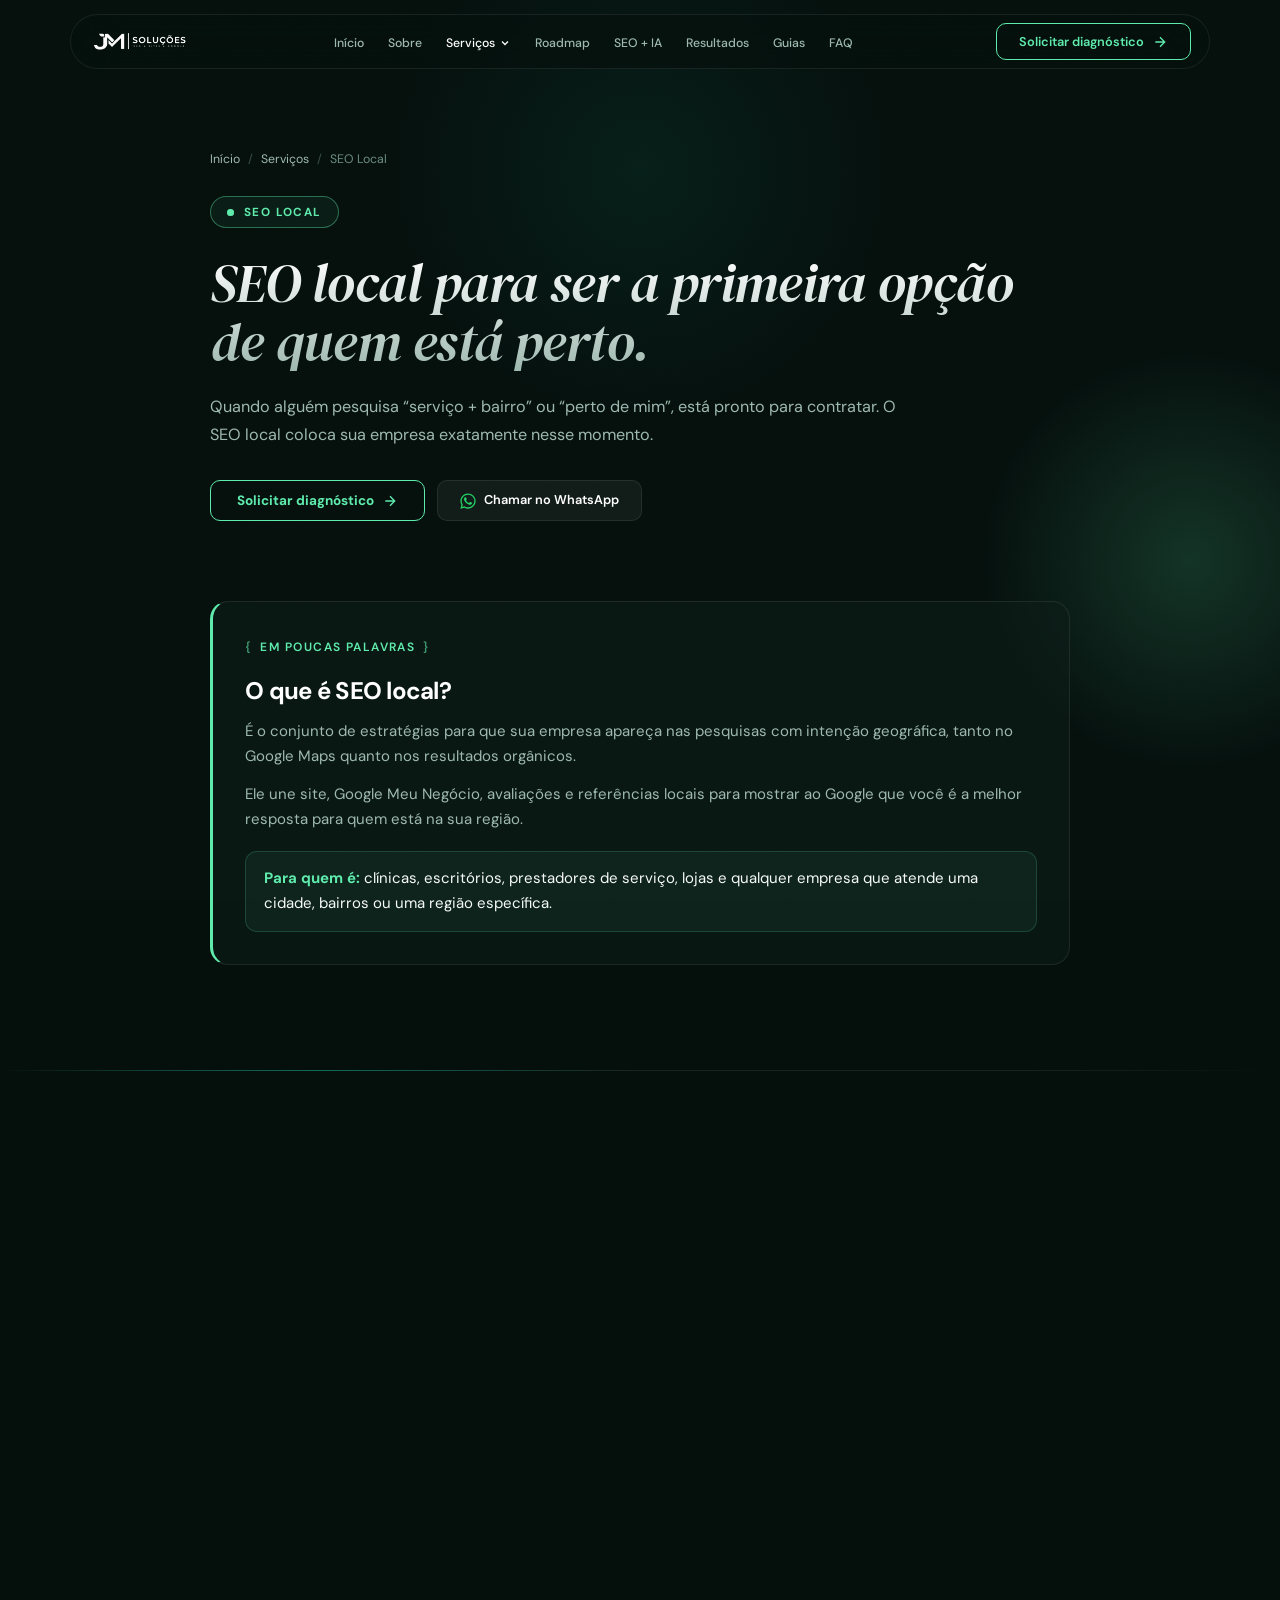
<file: servicos/seo-local.html>
<!DOCTYPE html>
<html lang="pt-BR">
<head>
  <meta charset="UTF-8">
  <meta name="viewport" content="width=device-width, initial-scale=1.0">
  <title>SEO Local para aparecer na sua cidade e região | João Menini</title>
  <meta name="description" content="SEO local para empresas que atendem por cidade ou bairro: páginas por região, Google Meu Negócio, avaliações e citações locais para gerar mais clientes perto de você.">

  <!-- OpenGraph Metadata -->
  <meta property="og:title" content="SEO Local para aparecer na sua cidade e região | João Menini">
  <meta property="og:description" content="SEO local para empresas que atendem por cidade ou bairro: páginas por região, Google Meu Negócio, avaliações e citações locais para gerar mais clientes perto de você.">
  <meta property="og:type" content="website">
  <meta property="og:locale" content="pt_BR">
  <meta property="og:url" content="https://jmdev17.github.io/meusite/servicos/seo-local.html">
  <link rel="canonical" href="https://jmdev17.github.io/meusite/servicos/seo-local.html">

  <meta name="theme-color" content="#05100d">

  <!-- Fonts used above the fold, fetched in parallel with the CSS -->
  <link rel="preload" href="../fonts/dm-serif-display-italic-latin.woff2" as="font" type="font/woff2" crossorigin>
  <link rel="preload" href="../fonts/dm-sans-normal-latin.woff2" as="font" type="font/woff2" crossorigin>

  <!-- Favicon & Stylesheet (styles.min.css is generated from styles.css) -->
  <link rel="icon" type="image/avif" href="../images/favicon.avif">
  <link rel="icon" type="image/png" href="../images/favicon.png">
  <link rel="stylesheet" href="../styles.min.css">
  <script type="application/ld+json">{"@context": "https://schema.org", "@type": "Service", "name": "SEO Local", "description": "SEO local para empresas que atendem por cidade ou bairro: páginas por região, Google Meu Negócio, avaliações e citações locais para gerar mais clientes perto de você.", "provider": {"@type": "ProfessionalService", "name": "JM Soluções", "founder": {"@type": "Person", "name": "João Menini"}}, "areaServed": "BR"}</script>
  <script type="application/ld+json">{"@context": "https://schema.org", "@type": "FAQPage", "mainEntity": [{"@type": "Question", "name": "SEO local é diferente do Google Meu Negócio?", "acceptedAnswer": {"@type": "Answer", "text": "O Google Meu Negócio é uma parte do SEO local. A estratégia completa também envolve o site, páginas por região, citações e reputação."}}, {"@type": "Question", "name": "Consigo aparecer em bairros onde não tenho endereço?", "acceptedAnswer": {"@type": "Answer", "text": "Sim, com páginas de região bem construídas e área de atendimento configurada, é possível ganhar visibilidade em bairros vizinhos."}}, {"@type": "Question", "name": "Funciona para cidades pequenas?", "acceptedAnswer": {"@type": "Answer", "text": "Muito bem. Em cidades menores a concorrência costuma ser mais baixa e os resultados aparecem mais rápido."}}, {"@type": "Question", "name": "Preciso de um site?", "acceptedAnswer": {"@type": "Answer", "text": "Para resultados consistentes, sim. O site sustenta as páginas por região e reforça a autoridade do seu perfil no Maps."}}]}</script>
</head>
<body data-origin="pela página de SEO Local" data-service="SEO Local" data-service-page>

  <!-- Background Ambient Glow Spotlights -->
  <div class="ambient-glow-container">
    <div class="glow-orb glow-orb-indigo"></div>
    <div class="glow-orb glow-orb-cyan"></div>
    <div class="glow-orb glow-orb-violet"></div>
  </div>

  <!-- [ HEADER / NAVBAR ] -->
  <header>
    <nav class="navbar" id="navbar" aria-label="Navegação principal">
      <a href="../index.html" class="logo">
        <img src="../images/logo-390.avif" alt="JM Soluções" class="logo-img" width="330" height="110">
      </a>

      <ul class="nav-links">
        <li><a href="../index.html">Início</a></li>
        <li><a href="../index.html#sobre">Sobre</a></li>
        <li class="nav-dropdown">
          <button class="nav-dropdown-toggle active" aria-expanded="false" aria-haspopup="true">Serviços <svg width="12" height="12" viewBox="0 0 24 24" fill="none" stroke="currentColor" stroke-width="2.5" aria-hidden="true"><polyline points="6 9 12 15 18 9"/></svg></button>
          <div class="nav-dropdown-menu">
            <a href="../servicos/consultoria-seo.html">Consultoria SEO</a>
            <a href="../servicos/auditoria-seo.html">Auditoria de SEO</a>
            <a href="../servicos/google-meu-negocio.html">Google Meu Negócio</a>
            <a href="../servicos/seo-local.html" class="active">SEO Local</a>
            <a href="../servicos/criacao-de-sites.html">Criação de Sites</a>
            <a href="../servicos/geo-seo-para-ia.html">GEO — SEO para IAs</a>
          </div>
        </li>
        <li><a href="../index.html#roadmap">Roadmap</a></li>
        <li><a href="../index.html#ia">SEO + IA</a></li>
        <li><a href="../resultados.html">Resultados</a></li>
        <li><a href="../guias/index.html">Guias</a></li>
        <li><a href="../index.html#faq">FAQ</a></li>
      </ul>

      <button class="btn btn-primary open-modal-btn">
        Solicitar diagnóstico
        <svg width="16" height="16" viewBox="0 0 24 24" fill="none" stroke="currentColor" stroke-width="2" aria-hidden="true"><path d="M5 12h14M12 5l7 7-7 7"/></svg>
      </button>

      <button class="mobile-toggle" id="mobileToggle" aria-label="Abrir menu">
        <svg width="24" height="24" viewBox="0 0 24 24" fill="none" stroke="currentColor" stroke-width="2"><path d="M4 6h16M4 12h16M4 18h16"/></svg>
      </button>
    </nav>

    <!-- Mobile Drawer -->
    <div class="mobile-drawer" id="mobileDrawer">
      <button class="mobile-drawer-close" id="mobileDrawerClose" aria-label="Fechar menu">&times;</button>
      <a href="../index.html" class="mobile-nav-link">Início</a>
      <a href="../index.html#sobre" class="mobile-nav-link">Sobre</a>
      <div class="mobile-drawer-group">
        <span class="mobile-drawer-label">Serviços</span>
        <a href="../servicos/consultoria-seo.html" class="mobile-nav-link">Consultoria SEO</a>
        <a href="../servicos/auditoria-seo.html" class="mobile-nav-link">Auditoria de SEO</a>
        <a href="../servicos/google-meu-negocio.html" class="mobile-nav-link">Google Meu Negócio</a>
        <a href="../servicos/seo-local.html" class="mobile-nav-link">SEO Local</a>
        <a href="../servicos/criacao-de-sites.html" class="mobile-nav-link">Criação de Sites</a>
        <a href="../servicos/geo-seo-para-ia.html" class="mobile-nav-link">GEO — SEO para IAs</a>
      </div>
      <a href="../index.html#roadmap" class="mobile-nav-link">Roadmap</a>
      <a href="../index.html#ia" class="mobile-nav-link">SEO + IA</a>
      <a href="../resultados.html" class="mobile-nav-link">Resultados</a>
      <a href="../guias/index.html" class="mobile-nav-link">Guias</a>
      <a href="../index.html#faq" class="mobile-nav-link">FAQ</a>
      <button class="btn btn-primary open-modal-btn" style="margin-top: 12px;">Solicitar diagnóstico</button>
    </div>
  </header>

  <main>
    <!-- [ PAGE HERO ] -->
    <section class="page-hero section-relative">
      <div class="container">
        <nav aria-label="Você está em">
          <ol class="breadcrumb">
            <li><a href="../index.html">Início</a></li>
            <li><a href="../index.html#servicos">Serviços</a></li>
            <li aria-current="page">SEO Local</li>
          </ol>
        </nav>
        <div class="hero-kicker"><span class="pulse"></span> SEO Local</div>
        <h1 class="page-title text-gradient">SEO local para ser a primeira opção de quem está perto.</h1>
        <p class="page-lead">Quando alguém pesquisa “serviço + bairro” ou “perto de mim”, está pronto para contratar. O SEO local coloca sua empresa exatamente nesse momento.</p>
        <div class="btn-row">
          <button class="btn btn-cyan open-modal-btn" data-service="SEO Local">Solicitar diagnóstico <svg width="16" height="16" viewBox="0 0 24 24" fill="none" stroke="currentColor" stroke-width="2" aria-hidden="true"><path d="M5 12h14M12 5l7 7-7 7"/></svg></button>
          <a href="https://wa.me/5512988978125" class="btn btn-secondary btn-wa" data-wa target="_blank" rel="noopener"><svg width="16" height="16" viewBox="0 0 24 24" fill="currentColor" aria-hidden="true"><path d="M17.47 14.38c-.3-.15-1.76-.87-2.03-.97-.27-.1-.47-.15-.67.15-.2.3-.77.97-.94 1.17-.17.2-.35.22-.64.07-.3-.15-1.26-.46-2.4-1.48-.89-.79-1.49-1.77-1.66-2.07-.17-.3-.02-.46.13-.61.13-.13.3-.35.45-.52.15-.17.2-.3.3-.5.1-.2.05-.37-.02-.52-.08-.15-.67-1.61-.92-2.2-.24-.58-.49-.5-.67-.51h-.57c-.2 0-.52.07-.79.37-.27.3-1.04 1.02-1.04 2.48s1.07 2.88 1.21 3.08c.15.2 2.1 3.2 5.08 4.49.71.31 1.26.49 1.69.63.71.23 1.36.2 1.87.12.57-.08 1.76-.72 2.01-1.41.25-.7.25-1.29.17-1.41-.07-.12-.27-.2-.57-.35zM12.04 21.5h-.01a9.45 9.45 0 0 1-4.82-1.32l-.35-.2-3.58.94.96-3.49-.23-.36a9.43 9.43 0 0 1-1.45-5.03c0-5.22 4.25-9.47 9.48-9.47 2.53 0 4.91.99 6.7 2.78a9.41 9.41 0 0 1 2.77 6.7c0 5.23-4.25 9.45-9.47 9.45zm8.06-17.52A11.32 11.32 0 0 0 12.04.65C5.76.65.64 5.76.64 12.04c0 2.01.52 3.97 1.52 5.7L.54 23.65l6.05-1.59a11.37 11.37 0 0 0 5.44 1.39h.01c6.28 0 11.39-5.11 11.39-11.39 0-3.04-1.18-5.9-3.33-8.05z"/></svg> Chamar no WhatsApp</a>
        </div>
      </div>
    </section>

    <!-- [ O QUE É ] -->
    <section class="section-padding section-relative" style="padding-top: 20px;">
      <div class="container" style="max-width: 900px;">
        <div class="glass-card summary-box reveal">
          <div class="section-tag"><span class="dot"></span> Em poucas palavras</div>
          <h2>O que é SEO local?</h2>
            <p>É o conjunto de estratégias para que sua empresa apareça nas pesquisas com intenção geográfica, tanto no Google Maps quanto nos resultados orgânicos.</p>
            <p>Ele une site, Google Meu Negócio, avaliações e referências locais para mostrar ao Google que você é a melhor resposta para quem está na sua região.</p>
            <p class="summary-highlight"><strong>Para quem é:</strong> clínicas, escritórios, prestadores de serviço, lojas e qualquer empresa que atende uma cidade, bairros ou uma região específica.</p>
        </div>
      </div>
    </section>

    <hr class="section-divider">

    <!-- [ COMO FUNCIONA ] -->
    <section class="section-padding section-relative">
      <div class="container">
        <div class="section-header reveal">
          <div class="section-tag"><span class="dot"></span> Como funciona</div>
          <h2 class="section-title text-gradient">
            Como eu coloco sua empresa no mapa da região.
          </h2>
        </div>

        <div class="process-grid reveal-stagger">
          <div class="glass-card process-card">
            <div class="process-number">01</div>
            <h3 class="process-title">MAPA DE REGIÕES</h3>
            <p class="process-desc">Definição das cidades e bairros prioritários e das buscas locais com mais demanda.</p>
          </div>
          <div class="glass-card process-card">
            <div class="process-number">02</div>
            <h3 class="process-title">PÁGINAS LOCAIS</h3>
            <p class="process-desc">Criação ou otimização de páginas de serviço por região, sem conteúdo duplicado.</p>
          </div>
          <div class="glass-card process-card">
            <div class="process-number">03</div>
            <h3 class="process-title">PERFIL E CITAÇÕES</h3>
            <p class="process-desc">Google Meu Negócio otimizado e dados consistentes em diretórios e redes.</p>
          </div>
          <div class="glass-card process-card">
            <div class="process-number">04</div>
            <h3 class="process-title">REPUTAÇÃO</h3>
            <p class="process-desc">Estratégia de avaliações e provas sociais que reforçam a relevância local.</p>
          </div>
        </div>
      </div>
    </section>

    <!-- [ LISTAS ] -->
    <section class="section-padding section-relative" style="padding-top: 0;">
      <div class="container">
        <div class="info-grid reveal-stagger">
          <div class="glass-card info-card">
            <h3>O que é trabalhado</h3>
            <ul class="check-list">
              <li>Palavras-chave com cidade, bairro e “perto de mim”.</li>
              <li>Páginas de serviço por região com conteúdo único.</li>
              <li>Nome, endereço e telefone consistentes em toda a web.</li>
              <li>Dados estruturados de empresa local no site.</li>
              <li>Avaliações, fotos e sinais de proximidade.</li>
            </ul>
          </div>
          <div class="glass-card info-card">
            <h3>Resultados esperados</h3>
            <ul class="check-list">
              <li>Aparecer no pacote local e no Google Maps.</li>
              <li>Mais contatos de clientes da sua área de atendimento.</li>
              <li>Expansão planejada para novos bairros e cidades.</li>
              <li>Menos dependência de anúncios pagos.</li>
            </ul>
          </div>
        </div>
      </div>
    </section>

    <!-- [ CTA INLINE ] -->
    <section class="section-relative" style="padding-bottom: 90px;">
      <div class="container">
        <div class="cta-inline reveal">
          <div>
            <h3>Não sabe por onde começar?</h3>
            <p>Me conta sobre sua empresa. Eu te mostro o que mais pesa hoje no seu resultado e o que dá para resolver primeiro.</p>
          </div>
          <button class="btn btn-cyan open-modal-btn" data-service="SEO Local">Solicitar diagnóstico <svg width="16" height="16" viewBox="0 0 24 24" fill="none" stroke="currentColor" stroke-width="2" aria-hidden="true"><path d="M5 12h14M12 5l7 7-7 7"/></svg></button>
        </div>
      </div>
    </section>

    <hr class="section-divider">

    <!-- [ FAQ ] -->
    <section class="section-padding section-relative" id="faq-servico">
      <div class="container">
        <div class="section-header reveal">
          <div class="section-tag"><span class="dot"></span> Perguntas frequentes</div>
          <h2 class="section-title text-gradient">
            O que costumam me perguntar sobre isso.
          </h2>
        </div>

        <div class="faq-container reveal-stagger">
          <div class="faq-item">
            <button class="faq-header" aria-expanded="false">
              <span class="faq-question">SEO local é diferente do Google Meu Negócio?</span>
              <span class="faq-icon" aria-hidden="true">+</span>
            </button>
            <div class="faq-body">
              <p class="faq-answer">
                O Google Meu Negócio é uma parte do SEO local. A estratégia completa também envolve o site, páginas por região, citações e reputação.
              </p>
            </div>
          </div>
          <div class="faq-item">
            <button class="faq-header" aria-expanded="false">
              <span class="faq-question">Consigo aparecer em bairros onde não tenho endereço?</span>
              <span class="faq-icon" aria-hidden="true">+</span>
            </button>
            <div class="faq-body">
              <p class="faq-answer">
                Sim, com páginas de região bem construídas e área de atendimento configurada, é possível ganhar visibilidade em bairros vizinhos.
              </p>
            </div>
          </div>
          <div class="faq-item">
            <button class="faq-header" aria-expanded="false">
              <span class="faq-question">Funciona para cidades pequenas?</span>
              <span class="faq-icon" aria-hidden="true">+</span>
            </button>
            <div class="faq-body">
              <p class="faq-answer">
                Muito bem. Em cidades menores a concorrência costuma ser mais baixa e os resultados aparecem mais rápido.
              </p>
            </div>
          </div>
          <div class="faq-item">
            <button class="faq-header" aria-expanded="false">
              <span class="faq-question">Preciso de um site?</span>
              <span class="faq-icon" aria-hidden="true">+</span>
            </button>
            <div class="faq-body">
              <p class="faq-answer">
                Para resultados consistentes, sim. O site sustenta as páginas por região e reforça a autoridade do seu perfil no Maps.
              </p>
            </div>
          </div>
        </div>
      </div>
    </section>

    <hr class="section-divider">

    <!-- [ RELACIONADOS ] -->
    <section class="section-padding section-relative">
      <div class="container">
        <div class="section-header reveal">
          <div class="section-tag"><span class="dot"></span> Combina com</div>
          <h2 class="section-title text-gradient">
            Serviços que potencializam este.
          </h2>
        </div>

        <div class="servicos-grid six reveal-stagger">
          <a class="glass-card servico-link" href="../servicos/google-meu-negocio.html">
            <span class="servico-link-num">01</span>
            <h3>Google Meu Negócio</h3>
            <p>Otimização do Perfil da Empresa no Google para aparecer no Maps e no topo das buscas da sua região.</p>
            <span class="servico-link-cta">Quero aparecer no Maps <svg width="16" height="16" viewBox="0 0 24 24" fill="none" stroke="currentColor" stroke-width="2" aria-hidden="true"><path d="M5 12h14M12 5l7 7-7 7"/></svg></span>
          </a>
          <a class="glass-card servico-link" href="../servicos/consultoria-seo.html">
            <span class="servico-link-num">02</span>
            <h3>Consultoria SEO</h3>
            <p>Plano estratégico sob medida para seu site ganhar posições, tráfego qualificado e contatos vindos do Google.</p>
            <span class="servico-link-cta">Conhecer a consultoria <svg width="16" height="16" viewBox="0 0 24 24" fill="none" stroke="currentColor" stroke-width="2" aria-hidden="true"><path d="M5 12h14M12 5l7 7-7 7"/></svg></span>
          </a>
          <a class="glass-card servico-link" href="../servicos/criacao-de-sites.html">
            <span class="servico-link-num">03</span>
            <h3>Criação de Sites</h3>
            <p>Sites rápidos, bonitos e construídos com SEO desde a primeira linha para gerar confiança e contatos.</p>
            <span class="servico-link-cta">Quero um site <svg width="16" height="16" viewBox="0 0 24 24" fill="none" stroke="currentColor" stroke-width="2" aria-hidden="true"><path d="M5 12h14M12 5l7 7-7 7"/></svg></span>
          </a>
        </div>
      </div>
    </section>

    <!-- [ CTA FINAL ] -->
    <section class="section-padding section-relative" style="padding-top: 0;">
      <div class="container">
        <div class="cta-final-box reveal-scale">
          <h2 class="cta-final-title text-gradient">Pronto para ser a primeira opção de quem pesquisa?</h2>
          <p class="cta-final-subtitle">Faça o diagnóstico em 2 minutos. Eu analiso o seu caso e te respondo pessoalmente no WhatsApp.</p>
          <button class="btn btn-cyan open-modal-btn" data-service="SEO Local" style="font-size: 1.05rem; padding: 16px 36px;">Solicitar diagnóstico <svg width="16" height="16" viewBox="0 0 24 24" fill="none" stroke="currentColor" stroke-width="2" aria-hidden="true"><path d="M5 12h14M12 5l7 7-7 7"/></svg></button>
          <a href="https://wa.me/5512988978125" class="btn btn-secondary btn-wa cta-wa" data-wa target="_blank" rel="noopener"><svg width="16" height="16" viewBox="0 0 24 24" fill="currentColor" aria-hidden="true"><path d="M17.47 14.38c-.3-.15-1.76-.87-2.03-.97-.27-.1-.47-.15-.67.15-.2.3-.77.97-.94 1.17-.17.2-.35.22-.64.07-.3-.15-1.26-.46-2.4-1.48-.89-.79-1.49-1.77-1.66-2.07-.17-.3-.02-.46.13-.61.13-.13.3-.35.45-.52.15-.17.2-.3.3-.5.1-.2.05-.37-.02-.52-.08-.15-.67-1.61-.92-2.2-.24-.58-.49-.5-.67-.51h-.57c-.2 0-.52.07-.79.37-.27.3-1.04 1.02-1.04 2.48s1.07 2.88 1.21 3.08c.15.2 2.1 3.2 5.08 4.49.71.31 1.26.49 1.69.63.71.23 1.36.2 1.87.12.57-.08 1.76-.72 2.01-1.41.25-.7.25-1.29.17-1.41-.07-.12-.27-.2-.57-.35zM12.04 21.5h-.01a9.45 9.45 0 0 1-4.82-1.32l-.35-.2-3.58.94.96-3.49-.23-.36a9.43 9.43 0 0 1-1.45-5.03c0-5.22 4.25-9.47 9.48-9.47 2.53 0 4.91.99 6.7 2.78a9.41 9.41 0 0 1 2.77 6.7c0 5.23-4.25 9.45-9.47 9.45zm8.06-17.52A11.32 11.32 0 0 0 12.04.65C5.76.65.64 5.76.64 12.04c0 2.01.52 3.97 1.52 5.7L.54 23.65l6.05-1.59a11.37 11.37 0 0 0 5.44 1.39h.01c6.28 0 11.39-5.11 11.39-11.39 0-3.04-1.18-5.9-3.33-8.05z"/></svg> Chamar no WhatsApp</a>
        </div>
      </div>
    </section>
  </main>

  <!-- [ FOOTER ] -->
  <footer class="footer">
    <div class="container">
      <div class="footer-grid">
        <div class="footer-brand">
          <a href="../index.html" class="logo">
            <img src="../images/logo-390.avif" alt="JM Soluções" class="logo-img" width="330" height="110">
          </a>
          <p>
            João Menini, consultor SEO. Faço empresas de serviço serem a resposta quando alguém pesquisa no Google, no Maps ou numa IA.
          </p>
        </div>

        <div class="footer-column">
          <h4>SERVIÇOS</h4>
          <ul>
            <li><a href="../servicos/consultoria-seo.html">Consultoria SEO</a></li>
            <li><a href="../servicos/auditoria-seo.html">Auditoria de SEO</a></li>
            <li><a href="../servicos/google-meu-negocio.html">Google Meu Negócio</a></li>
            <li><a href="../servicos/seo-local.html">SEO Local</a></li>
            <li><a href="../servicos/criacao-de-sites.html">Criação de Sites</a></li>
            <li><a href="../servicos/geo-seo-para-ia.html">GEO — SEO para IAs</a></li>
          </ul>
        </div>

        <div class="footer-column">
          <h4>PÁGINAS</h4>
          <ul>
            <li><a href="../index.html">Início</a></li>
            <li><a href="../index.html#sobre">Quem é João Menini</a></li>
            <li><a href="../index.html#roadmap">Roadmap</a></li>
            <li><a href="../resultados.html">Resultados</a></li>
            <li><a href="../guias/index.html">Guias</a></li>
            <li><a href="../index.html#faq">Perguntas frequentes</a></li>
          </ul>
        </div>

        <div class="footer-column">
          <h4>CONTATO</h4>
          <ul>
            <li><a href="#" class="open-modal-btn">Solicitar diagnóstico</a></li>
            <li><a href="https://wa.me/5512988978125" data-wa target="_blank" rel="noopener">WhatsApp (12) 98897-8125</a></li>
            <li><a href="https://instagram.com" target="_blank" rel="noopener">Instagram</a></li>
          </ul>
        </div>
      </div>

      <div class="footer-bottom">
        <div>© 2026 JM Soluções · João Menini. Todos os direitos reservados.</div>
        <div class="footer-legal"><a href="../politica-de-privacidade.html">Política de Privacidade</a> · <a href="../termos-de-uso.html">Termos de Uso</a></div>
      </div>
    </div>
  </footer>

  <!-- Floating diagnosis CTA -->
  <button class="diag-float open-modal-btn" aria-label="Solicitar diagnóstico">
    Solicitar diagnóstico <svg width="16" height="16" viewBox="0 0 24 24" fill="none" stroke="currentColor" stroke-width="2" aria-hidden="true"><path d="M5 12h14M12 5l7 7-7 7"/></svg>
  </button>

  <!-- DIAGNÓSTICO MODAL (multi-step → WhatsApp) -->
  <div class="modal-overlay" id="contactModal" role="dialog" aria-modal="true" aria-labelledby="diagTitle">
    <div class="modal-content diag-modal">
      <button class="modal-close" id="modalClose" aria-label="Fechar">&times;</button>

      <div class="diag-head">
        <span class="diag-kicker">Diagnóstico gratuito · 2 minutos</span>
        <h3 class="modal-title text-gradient" id="diagTitle">Me conta sobre a sua empresa.</h3>
        <p class="modal-desc">São 4 passos rápidos. No final, suas respostas vão direto para o meu WhatsApp e eu te respondo pessoalmente.</p>
        <div class="diag-progress"><span class="diag-progress-bar" id="diagProgress"></span></div>
        <div class="diag-step-label" id="diagStepLabel">Etapa 1 de 4</div>
      </div>

      <form id="leadForm" novalidate>
        <fieldset class="diag-step active">
          <legend>Sua empresa</legend>
          <p class="diag-hint">Para eu saber com quem estou falando.</p>
          <div class="form-group">
            <label for="diagEmpresa">Nome da empresa</label>
            <input type="text" id="diagEmpresa" name="empresa" class="form-control" placeholder="Ex: Clínica Sorriso" required>
          </div>
          <div class="form-row">
            <div class="form-group">
              <label for="diagSegmento">Segmento</label>
              <input type="text" id="diagSegmento" name="segmento" class="form-control" placeholder="Ex: Odontologia" required>
            </div>
            <div class="form-group">
              <label for="diagCidade">Cidade e estado</label>
              <input type="text" id="diagCidade" name="cidade" class="form-control" placeholder="Ex: Rio de Janeiro, RJ" required>
            </div>
          </div>
        </fieldset>

        <fieldset class="diag-step">
          <legend>Como está a sua empresa hoje?</legend>
          <p class="diag-hint">Não precisa saber qual serviço contratar. Descobrir isso é o meu trabalho.</p>
          <div class="form-group">
            <span class="diag-label">Como os clientes chegam até você hoje? <small>(pode marcar mais de uma)</small></span>
            <div class="diag-chips" data-require-one data-require-msg="Marque pelo menos uma opção."><label class="diag-chip"><input type="checkbox" name="canais" value="Indicação"><span>Indicação</span></label><label class="diag-chip"><input type="checkbox" name="canais" value="Instagram / redes sociais"><span>Instagram / redes sociais</span></label><label class="diag-chip"><input type="checkbox" name="canais" value="Pesquisa no Google"><span>Pesquisa no Google</span></label><label class="diag-chip"><input type="checkbox" name="canais" value="Google Maps"><span>Google Maps</span></label><label class="diag-chip"><input type="checkbox" name="canais" value="Anúncios pagos"><span>Anúncios pagos</span></label><label class="diag-chip"><input type="checkbox" name="canais" value="Ainda não chegam de forma constante"><span>Ainda não chegam de forma constante</span></label></div>
          </div>
          <div class="form-group">
            <span class="diag-label">O que mais te incomoda hoje?</span>
            <div class="diag-options"><label class="diag-option"><input type="radio" name="desafio" value="Quase ninguém me encontra no Google" required><span><strong>Quase ninguém me encontra no Google</strong><small>Quem pesquisa pelo meu serviço encontra o concorrente.</small></span></label><label class="diag-option"><input type="radio" name="desafio" value="Apareço, mas pouca gente entra em contato" required><span><strong>Apareço, mas pouca gente entra em contato</strong><small>Tenho visitas ou visualizações, mas poucos pedidos.</small></span></label><label class="diag-option"><input type="radio" name="desafio" value="Não tenho site ou meu site está desatualizado" required><span><strong>Não tenho site ou meu site está desatualizado</strong><small>Preciso de uma presença que passe confiança.</small></span></label><label class="diag-option"><input type="radio" name="desafio" value="Dependo demais de indicação ou de anúncios" required><span><strong>Dependo demais de indicação ou de anúncios</strong><small>Quero um canal que traga clientes todo mês.</small></span></label><label class="diag-option"><input type="radio" name="desafio" value="Não sei ao certo, quero uma análise" required><span><strong>Não sei ao certo, quero uma análise</strong><small>Quero entender onde estão as oportunidades.</small></span></label></div>
          </div>
          <input type="hidden" name="servico" id="diagService">
        </fieldset>

        <fieldset class="diag-step">
          <legend>Onde você está hoje</legend>
          <p class="diag-hint">Isso me ajuda a chegar na conversa já com algumas ideias.</p>
          <div class="form-group">
            <label for="diagSite">URL do site (se houver)</label>
            <input type="text" id="diagSite" name="site" class="form-control" placeholder="www.suaempresa.com.br">
          </div>
          <div class="form-row">
            <div class="form-group">
              <label for="diagInvest">Investimento previsto</label>
              <select id="diagInvest" name="investimento" class="form-control" required><option value="" disabled selected>Selecione</option><option value="Ainda estou avaliando">Ainda estou avaliando</option><option value="Até R$ 1.500/mês">Até R$ 1.500/mês</option><option value="R$ 1.500 a R$ 3.000/mês">R$ 1.500 a R$ 3.000/mês</option><option value="Acima de R$ 3.000/mês">Acima de R$ 3.000/mês</option></select>
            </div>
            <div class="form-group">
              <label for="diagJaInveste">Já investe em SEO?</label>
              <select id="diagJaInveste" name="investe_seo" class="form-control" required><option value="" disabled selected>Selecione</option><option value="Sim, com agência ou profissional">Sim, com agência ou profissional</option><option value="Sim, faço por conta própria">Sim, faço por conta própria</option><option value="Não, ainda não invisto">Não, ainda não invisto</option></select>
            </div>
          </div>
          <div class="form-group">
            <label for="diagContexto">Contexto adicional (opcional)</label>
            <textarea id="diagContexto" name="contexto" class="form-control" rows="3" placeholder="Conte o que está acontecendo hoje, concorrentes, metas..."></textarea>
          </div>
        </fieldset>

        <fieldset class="diag-step">
          <legend>Para onde eu te respondo?</legend>
          <p class="diag-hint">Uso seus dados só para responder você. Nada de lista de e-mail. <a href="../politica-de-privacidade.html" target="_blank" rel="noopener">Ver política de privacidade</a></p>
          <div class="form-group">
            <label for="diagNome">Seu nome</label>
            <input type="text" id="diagNome" name="nome" class="form-control" placeholder="Ex: Rodrigo Silva" required autocomplete="name">
          </div>
          <div class="form-row">
            <div class="form-group">
              <label for="diagWhats">WhatsApp</label>
              <input type="tel" id="diagWhats" name="whatsapp" class="form-control" placeholder="(00) 90000-0000" required autocomplete="tel">
            </div>
            <div class="form-group">
              <label for="diagEmail">E-mail (opcional)</label>
              <input type="email" id="diagEmail" name="email" class="form-control" placeholder="voce@empresa.com" autocomplete="email">
            </div>
          </div>
        </fieldset>

        <div class="diag-nav">
          <button type="button" class="btn btn-secondary" id="diagBack" hidden>Voltar</button>
          <button type="button" class="btn btn-primary" id="diagNext">Continuar <svg width="16" height="16" viewBox="0 0 24 24" fill="none" stroke="currentColor" stroke-width="2" aria-hidden="true"><path d="M5 12h14M12 5l7 7-7 7"/></svg></button>
          <button type="submit" class="btn btn-cyan" id="diagSubmit" hidden>Enviar diagnóstico <svg width="16" height="16" viewBox="0 0 24 24" fill="none" stroke="currentColor" stroke-width="2" aria-hidden="true"><path d="M5 12h14M12 5l7 7-7 7"/></svg></button>
        </div>
        <p class="diag-privacy">Quem responde é o próprio João Menini.</p>
        <p class="diag-alt">Prefere ir direto? <a href="https://wa.me/5512988978125" data-wa target="_blank" rel="noopener">Chamar no WhatsApp</a></p>
      </form>

      <div class="diag-success" id="diagSuccess" role="status">
        <div class="diag-success-icon">
          <svg width="26" height="26" viewBox="0 0 24 24" fill="none" stroke="currentColor" stroke-width="2.5"><polyline points="20 6 9 17 4 12"/></svg>
        </div>
        <h3>Pronto! Agora é só enviar.</h3>
        <p>Abri o WhatsApp com as suas respostas. É só apertar enviar. Se a janela não abriu, use o botão abaixo.</p>
        <a href="#" class="btn btn-cyan" id="diagWhatsLink" target="_blank" rel="noopener">Abrir WhatsApp <svg width="16" height="16" viewBox="0 0 24 24" fill="none" stroke="currentColor" stroke-width="2" aria-hidden="true"><path d="M5 12h14M12 5l7 7-7 7"/></svg></a>
      </div>
    </div>
  </div>

  <!-- PROOF IMAGE LIGHTBOX MODAL -->
  <div class="proof-lightbox" id="proofLightbox" role="dialog" aria-modal="true" aria-hidden="true" aria-label="Visualização do print ampliado">
    <div class="proof-lightbox-backdrop" id="proofLightboxBackdrop"></div>
    <div class="proof-lightbox-container">
      <button class="proof-lightbox-close" id="proofLightboxClose" aria-label="Fechar visualização">
        <svg width="20" height="20" viewBox="0 0 24 24" fill="none" stroke="currentColor" stroke-width="2.5"><line x1="18" y1="6" x2="6" y2="18"/><line x1="6" y1="6" x2="18" y2="18"/></svg>
      </button>
      <div class="proof-lightbox-body">
        <img alt="" class="proof-lightbox-img" id="proofLightboxImg">
        <div class="proof-lightbox-caption" id="proofLightboxCaption"></div>
      </div>
    </div>
  </div>

  <!-- JavaScript App Logic -->
  <script src="../app.js" defer></script>
</body>
</html>
</file>
<file: styles.min.css>
@keyframes floatOrb{0%{transform:translateY(0) scale(1)}to{transform:translateY(30px) scale(1.08)}}@keyframes spotlightIn{0%{opacity:0}}@keyframes overlayIn{0%{opacity:0}}@keyframes popIn{0%{transform:scale(.95)}}@keyframes heroTextReveal{0%{transform:translateY(26px)}to{transform:none}}@keyframes heroFadeUp{0%{opacity:0;transform:translateY(24px)}to{opacity:1;transform:none}}@keyframes shimmerLine{0%{transform:translateX(-100%)}to{transform:translateX(200%)}}@keyframes floatParticle{0%{transform:translate(0,0);opacity:0}10%{opacity:.55}50%{transform:translate(12px,-50vh)}85%{opacity:.35}to{transform:translate(-6px,-100vh);opacity:0}}@keyframes gradientBorderRotate{0%,to{background-position:0 50%}50%{background-position:100% 50%}}@keyframes pulseDot{0%{transform:scale(1);opacity:1}70%,to{transform:scale(3.8);opacity:0}}@keyframes diagIn{0%{opacity:0;transform:translateX(12px)}to{opacity:1;transform:none}}@font-face{font-family:"DM Sans";font-style:normal;font-weight:400 800;font-display:swap;src:url(fonts/dm-sans-normal-latin.woff2)format("woff2");unicode-range:U+0000-00FF,U+0131,U+0152-0153,U+02BB-02BC,U+02C6,U+02DA,U+02DC,U+0304,U+0308,U+0329,U+2000-206F,U+20AC,U+2122,U+2191,U+2193,U+2212,U+2215,U+FEFF,U+FFFD}@font-face{font-family:"DM Serif Display";font-style:italic;font-weight:400;font-display:swap;src:url(fonts/dm-serif-display-italic-latin.woff2)format("woff2");unicode-range:U+0000-00FF,U+0131,U+0152-0153,U+02BB-02BC,U+02C6,U+02DA,U+02DC,U+0304,U+0308,U+0329,U+2000-206F,U+20AC,U+2122,U+2191,U+2193,U+2212,U+2215,U+FEFF,U+FFFD}@font-face{font-family:"DM Serif Display";font-style:normal;font-weight:400;font-display:swap;src:url(fonts/dm-serif-display-normal-latin.woff2)format("woff2");unicode-range:U+0000-00FF,U+0131,U+0152-0153,U+02BB-02BC,U+02C6,U+02DA,U+02DC,U+0304,U+0308,U+0329,U+2000-206F,U+20AC,U+2122,U+2191,U+2193,U+2212,U+2215,U+FEFF,U+FFFD}:root{--bg-base:#05100d;--bg-surface:#0b1f1b;--bg-card:rgba(13, 28, 24, 0.65);--bg-card-hover:rgba(17, 36, 31, 0.85);--bg-glass:rgba(255, 255, 255, 0.03);--accent-indigo:#0f6b57;--accent-indigo-glow:rgba(15, 107, 87, 0.22);--accent-violet:#14b8a6;--accent-cyan:#5eebac;--accent-cyan-glow:rgba(94, 235, 172, 0.22);--accent-emerald:#10b981;--accent-amber:#f59e0b;--text-white:#ffffff;--text-main:#f5f9f7;--text-muted:#9db8ae;--text-dim:#6b8c81;--border-subtle:rgba(255, 255, 255, 0.08);--border-active:rgba(15, 107, 87, 0.4);--border-cyan-active:rgba(94, 235, 172, 0.4);--radius-sm:6px;--radius-md:12px;--radius-lg:18px;--radius-full:9999px;--radius-btn:10px;--max-width:1140px;--transition-smooth:all 0.4s cubic-bezier(0.16, 1, 0.3, 1);--transition-fast:all 0.2s cubic-bezier(0.16, 1, 0.3, 1)}*,::after,::before{box-sizing:border-box;margin:0;padding:0}body,html{background-color:var(--bg-base);color:var(--text-main);overflow-x:clip}html{scroll-behavior:smooth;font-size:15px;font-family:"DM Sans",-apple-system,BlinkMacSystemFont,sans-serif;-webkit-font-smoothing:antialiased}html::after{content:"";position:fixed;inset:0;z-index:9999;pointer-events:none;opacity:.05;mix-blend-mode:overlay;background-image:url("data:image/svg+xml,%3Csvg xmlns='http://www.w3.org/2000/svg'%3E%3Cfilter id='n'%3E%3CfeTurbulence type='fractalNoise' baseFrequency='0.85' numOctaves='3' stitchTiles='stitch'/%3E%3C/filter%3E%3Crect width='100%25' height='100%25' filter='url(%23n)'/%3E%3C/svg%3E");background-size:180px 180px}body{line-height:1.6;position:relative}::-webkit-scrollbar{width:8px}::-webkit-scrollbar-track{background:var(--bg-base)}::-webkit-scrollbar-thumb{background:rgba(255,255,255,.15);border-radius:4px}::-webkit-scrollbar-thumb:hover{background:var(--accent-indigo)}h1,h2,h3,h4{font-family:"DM Sans",sans-serif;font-weight:700;line-height:1.15;letter-spacing:-.03em;color:var(--text-white)}.text-gradient{background:linear-gradient(180deg,#fff 0,#9db8ae 100%);-webkit-background-clip:text;-webkit-text-fill-color:transparent}.ambient-glow-container{position:absolute;top:0;left:0;width:100%;height:100%;pointer-events:none;z-index:0;overflow:hidden}.glow-orb{position:absolute;border-radius:50%;opacity:.16;animation:floatOrb 12s infinite alternate ease-in-out}.glow-orb-indigo{background:radial-gradient(circle,var(--accent-indigo) 0%,transparent 70%);width:500px;height:500px;top:-80px;left:50%;transform:translateX(-50%)}.glow-orb-cyan{background:radial-gradient(circle,var(--accent-cyan) 0%,transparent 70%);width:420px;height:420px;top:350px;right:-120px}.glow-orb-violet{background:radial-gradient(circle,var(--accent-violet) 0%,transparent 70%);width:450px;height:450px;bottom:80px;left:-150px}.container{max-width:var(--max-width);margin:0 auto;padding:0 20px;position:relative;z-index:2}.section-padding{padding:105px 0}@media (max-width:768px){.section-padding{padding:70px 0}}.section-header{text-align:center;max-width:720px;margin:0 auto 56px}.section-tag{display:inline-flex;align-items:center;gap:8px;padding:0;border-radius:0;background:0 0;border:0;color:var(--accent-cyan);font-size:.8rem;font-weight:600;letter-spacing:.12em;text-transform:uppercase;margin-bottom:20px}.section-tag::before{content:"{ ";opacity:.6}.section-tag::after{content:" }";opacity:.6}.section-tag .dot{display:none}.section-title{font-family:"DM Serif Display",serif;font-weight:400;letter-spacing:-.01em;font-size:2.3rem;margin-bottom:18px}@media (max-width:768px){.section-title{font-size:1.8rem}}.section-subtitle{font-size:.98rem;color:var(--text-muted);line-height:1.65}.btn,.glass-card{transition:var(--transition-smooth);position:relative}.glass-card{background:var(--bg-card);border:1px solid var(--border-subtle);border-radius:var(--radius-lg);padding:24px;overflow:hidden}.glass-card:hover::before{content:"";position:absolute;inset:-1px;background:radial-gradient(500px circle at var(--mouse-x, 50%) var(--mouse-y, 50%),rgba(94,235,172,.08),transparent 40%);border-radius:inherit;pointer-events:none;z-index:1;animation:spotlightIn .3s ease}.glass-card:hover{border-color:rgba(255,255,255,.2);transform:translateY(-3px);box-shadow:0 16px 32px -12px rgba(0,0,0,.5)}.btn{display:inline-flex;align-items:center;justify-content:center;gap:8px;padding:9px 22px;border-radius:var(--radius-btn);font-family:inherit;font-size:.85rem;font-weight:600;text-decoration:none;cursor:pointer;border:0;outline:0;z-index:1}.btn-cyan,.btn-primary{background:0 0;color:var(--accent-cyan);border:1.5px solid var(--accent-cyan);overflow:hidden;transition:color .55s cubic-bezier(.65,0,.35,1),box-shadow .55s cubic-bezier(.65,0,.35,1)}.btn-cyan::before,.btn-primary::before{content:"";position:absolute;inset:0;background:var(--accent-cyan);transform:scaleX(0);transform-origin:left center;transition:transform .55s cubic-bezier(.65,0,.35,1);z-index:-1}.btn-cyan:hover,.btn-primary:hover{color:#04140d;box-shadow:0 4px 16px var(--accent-cyan-glow)}.btn-cyan:hover::before,.btn-primary:hover::before{transform:scaleX(1)}.btn-secondary{background:rgba(255,255,255,.05);color:var(--text-white);border:1px solid var(--border-subtle)}.btn-secondary:hover{background:rgba(255,255,255,.1);border-color:rgba(94,235,172,.3);transform:scale(1.02)}.btn-cyan{font-weight:700;padding:11px 26px;font-size:.9rem}.navbar{position:fixed;top:14px;left:50%;transform:translateX(-50%);width:min(var(--max-width),calc(100% - 32px));z-index:1000;background:rgba(5,16,13,.75);border:1px solid var(--border-subtle);backdrop-filter:blur(20px);-webkit-backdrop-filter:blur(20px);border-radius:var(--radius-full);padding:8px 18px;display:flex;align-items:center;justify-content:space-between;transition:var(--transition-smooth)}.navbar.scrolled{top:8px;box-shadow:0 10px 30px rgba(0,0,0,.8);border-color:rgba(255,255,255,.15)}.logo,.nav-links a{text-decoration:none}.logo{display:flex;align-items:center}.logo-img{height:34px;width:auto;display:block}.nav-links{display:flex;align-items:center;gap:24px;list-style:none}.nav-links a{color:var(--text-muted);font-size:.82rem;font-weight:500;transition:var(--transition-fast)}.mobile-toggle,.nav-links a.active,.nav-links a:hover{color:var(--text-white)}.mobile-toggle{display:none;background:0 0;border:0;font-size:1.5rem;cursor:pointer}@media (max-width:992px){.nav-links{display:none}.mobile-toggle{display:block}}.mobile-drawer{position:fixed;inset:0;background:rgba(5,16,13,.97);backdrop-filter:blur(24px);z-index:1001;display:none;flex-direction:column;align-items:center}.mobile-drawer.open{display:flex;animation:overlayIn .4s cubic-bezier(.16,1,.3,1)}.mobile-drawer a{color:var(--text-main);text-decoration:none;font-size:1.5rem;font-family:"DM Sans",sans-serif;font-weight:700}.mobile-drawer-close{position:absolute;top:24px;right:24px;background:0 0;border:0;color:var(--text-white);font-size:2rem;cursor:pointer}.hero-section{min-height:90vh;display:flex;align-items:center;justify-content:center;text-align:center;position:relative;overflow:hidden;padding-top:80px;padding-bottom:40px}.hero-section::before{content:"";position:absolute;inset:0;background:radial-gradient(650px circle at var(--hero-mouse-x, 50%) var(--hero-mouse-y, 50%),rgba(94,235,172,.08),transparent 45%);pointer-events:none;opacity:0;transition:opacity .5s ease;z-index:0}.hero-section.hero-spotlight-active::before{opacity:1}.hero-section>.container{position:relative;z-index:2}.hero-section>.hero-particles{z-index:1}.hero-headline{font-family:"DM Serif Display",serif;font-style:italic;font-size:clamp(2.15rem,4.9vw,4.7rem);max-width:1000px;margin:0 auto 28px;line-height:1.05;letter-spacing:-.01em;font-weight:400;color:var(--text-white)}.hero-headline.reveal{opacity:1;transform:none;transition:none;animation:heroTextReveal 1.5s cubic-bezier(.16,1,.3,1) .15s both}.hero-section .reveal:not(.hero-headline){opacity:1;transform:none;transition:none;animation:heroFadeUp .9s cubic-bezier(.16,1,.3,1) both}.hero-section .hero-subheadline.reveal{animation-delay:.25s}.hero-section .hero-cta-group.reveal{animation-delay:.4s}.hero-subheadline{font-size:1.05rem;color:var(--text-muted);max-width:720px;margin:0 auto 38px;line-height:1.7}.hero-cta-group{display:flex;align-items:center;justify-content:center;gap:14px;margin-bottom:0;flex-wrap:wrap}.servicos-grid{display:grid;grid-template-columns:repeat(3,1fr);gap:20px}@media (max-width:992px){.servicos-grid{grid-template-columns:1fr}}.projects-grid{display:grid;grid-template-columns:repeat(3,1fr);gap:20px}@media (max-width:992px){.projects-grid{grid-template-columns:1fr}}.project-card{padding:0;overflow:hidden;display:flex;flex-direction:column}.project-image-wrapper{position:relative;width:100%;height:180px;overflow:hidden}.project-image-wrapper img{width:100%;height:100%;object-fit:cover;transition:transform .6s cubic-bezier(.16,1,.3,1)}.project-card:hover .project-image-wrapper img{transform:scale(1.06)}.project-content{padding:20px;display:flex;flex-direction:column;justify-content:space-between;flex:1}.project-name{font-size:1.15rem;margin-bottom:4px}.project-segment{color:var(--accent-cyan);font-size:.8rem;font-weight:600;margin-bottom:12px}.project-tags{display:flex;gap:6px;flex-wrap:wrap;margin-bottom:18px}.project-tag{font-size:.72rem;padding:3px 8px;border-radius:var(--radius-full);background:rgba(255,255,255,.05);color:var(--text-muted);border:1px solid var(--border-subtle)}.process-grid{display:flex;flex-direction:column}.glass-card.process-card{position:relative;display:grid;grid-template-columns:56px 220px 1fr;column-gap:28px;align-items:baseline;background:0 0;border:0;border-top:1px solid var(--border-subtle);border-radius:0;backdrop-filter:none;-webkit-backdrop-filter:none;padding:26px 4px;box-shadow:none;transition:border-color .3s ease}.process-grid .process-card:last-child{border-bottom:1px solid var(--border-subtle)}.glass-card.process-card::before{display:none}.glass-card.process-card:hover{transform:none;box-shadow:none;border-top-color:rgba(94,235,172,.4)}.process-number{font-family:"DM Sans",sans-serif;font-size:.95rem;font-weight:700;letter-spacing:.04em;color:var(--accent-cyan);margin-bottom:0;line-height:1.5}.process-title{font-size:1.05rem;color:var(--text-white);margin-bottom:0}.process-desc{font-size:.88rem;color:var(--text-muted);line-height:1.55}@media (max-width:768px){.glass-card.process-card{grid-template-columns:36px 1fr;row-gap:6px}.process-desc{grid-column:1/-1}}.proof-badge{display:inline-flex;align-items:center;gap:7px;padding:4px 11px;border-radius:var(--radius-full);font-size:.72rem;font-weight:700;letter-spacing:.08em;text-transform:uppercase;margin-bottom:14px;border:1px solid rgba(255,255,255,.08)}.proof-badge-dot{width:6px;height:6px;border-radius:50%}.proof-badge-ai{background:rgba(20,184,166,.12);color:#99f6e4;border-color:rgba(20,184,166,.28)}.proof-badge-ai .proof-badge-dot{background:var(--accent-violet);box-shadow:0 0 8px var(--accent-violet)}.proof-badge-gmb{background:rgba(94,235,172,.12);color:#a7f3d0;border-color:rgba(94,235,172,.28)}.proof-badge-gmb .proof-badge-dot{background:var(--accent-cyan);box-shadow:0 0 8px var(--accent-cyan)}.proof-badge-seo{background:rgba(15,107,87,.16);color:#7dd3c0;border-color:rgba(15,107,87,.32)}.proof-badge-seo .proof-badge-dot{background:var(--accent-indigo);box-shadow:0 0 8px var(--accent-indigo)}.proof-media-box{position:relative;margin-top:auto;border-radius:var(--radius-md);overflow:hidden;background:#07120f;border:1px solid rgba(255,255,255,.08);cursor:zoom-in;transition:border-color 300ms ease,box-shadow 300ms ease;user-select:none}.proof-media-box:hover{border-color:rgba(94,235,172,.4);box-shadow:0 8px 24px rgba(0,0,0,.45)}.proof-media-box:focus-visible{outline:2px solid var(--accent-cyan);outline-offset:2px}.proof-img-frame{width:100%;display:flex;align-items:center;justify-content:center;background:#06110d;padding:8px}.proof-img{width:100%;height:auto;display:block;border-radius:calc(var(--radius-md) - 4px);object-fit:contain;transition:transform 300ms ease}.proof-media-box:hover .proof-img{transform:scale(1.015)}.proof-expand-hint,.proof-lightbox{align-items:center;justify-content:center}.proof-expand-hint{display:flex;gap:6px;padding:8px 12px;background:rgba(15,17,23,.9);backdrop-filter:blur(8px);-webkit-backdrop-filter:blur(8px);border-top:1px solid rgba(255,255,255,.06);font-size:.74rem;font-weight:500;color:var(--text-muted);transition:color 200ms ease,background-color 200ms ease}.proof-media-box:hover .proof-expand-hint{color:var(--accent-cyan);background:rgba(15,17,23,.98)}.proof-lightbox{position:fixed;inset:0;z-index:3000;display:none;padding:24px}.proof-lightbox.open{display:flex;animation:overlayIn 300ms cubic-bezier(.16,1,.3,1)}.proof-lightbox-backdrop{position:absolute;inset:0;background:rgba(4,5,8,.92);backdrop-filter:blur(20px);-webkit-backdrop-filter:blur(20px)}.proof-lightbox-container{position:relative;z-index:2;max-width:860px;width:100%;max-height:90vh;display:flex;flex-direction:column;align-items:center}.proof-lightbox.open .proof-lightbox-container{animation:popIn 300ms cubic-bezier(.16,1,.3,1)}.proof-lightbox-close{position:absolute;top:-46px;right:0;background:rgba(255,255,255,.08);border:1px solid rgba(255,255,255,.15);border-radius:50%;width:38px;height:38px;display:flex;align-items:center;justify-content:center;color:var(--text-white);cursor:pointer;transition:background 200ms ease,transform 200ms ease,color 200ms ease;z-index:10}.proof-lightbox-close:hover{background:rgba(255,255,255,.18);color:var(--accent-cyan);transform:scale(1.08)}.proof-lightbox-body{background:#0a1815;border:1px solid rgba(255,255,255,.12);border-radius:var(--radius-lg);padding:16px;box-shadow:0 30px 60px -15px rgba(0,0,0,.9),0 0 30px rgba(94,235,172,.08);display:flex;flex-direction:column;align-items:center;max-width:100%;max-height:calc(90vh - 50px);overflow:auto}.proof-lightbox-img{max-width:100%;max-height:calc(80vh - 70px);width:auto;height:auto;object-fit:contain;border-radius:var(--radius-md);display:block}.proof-lightbox-caption{margin-top:12px;font-size:.84rem;color:var(--text-muted);text-align:center;font-weight:500}@media (max-width:992px){.proof-lightbox{padding:16px}.proof-lightbox-close{top:-42px;right:4px;width:34px;height:34px}}@media (max-width:992px){.testimonials-grid{grid-template-columns:1fr}}.faq-container,.footer-column ul{display:flex;flex-direction:column}.faq-container{max-width:760px;margin:0 auto;gap:14px}.faq-item{background:var(--bg-card);border:1px solid var(--border-subtle);border-radius:var(--radius-md);overflow:hidden;transition:var(--transition-smooth)}.faq-header{padding:18px 24px;display:flex;align-items:center;justify-content:space-between;cursor:pointer;user-select:none}.faq-question{font-family:"DM Sans",sans-serif;font-weight:700;font-size:.95rem;color:var(--text-white)}.faq-icon{width:26px;height:26px;border-radius:50%;background:rgba(255,255,255,.05);display:flex;align-items:center;justify-content:center;color:var(--accent-cyan);font-size:1rem;transition:transform .3s ease}.faq-item.open .faq-icon{transform:rotate(45deg);background:var(--accent-indigo);color:var(--text-white)}.faq-body{max-height:0;overflow:hidden;transition:max-height .4s cubic-bezier(.16,1,.3,1),padding .4s ease;padding:0 24px}.faq-item.open .faq-body{max-height:300px;padding:0 24px 18px}.faq-answer,.footer-brand p{color:var(--text-muted);font-size:.88rem;line-height:1.6}.cta-final-box{background:linear-gradient(135deg,rgba(13,28,24,.95)0,rgba(15,107,87,.25) 100%);border:1px solid var(--border-active);border-radius:var(--radius-lg);padding:64px 32px;text-align:center;position:relative;overflow:hidden;box-shadow:0 20px 40px -15px var(--accent-indigo-glow)}.cta-final-title{font-family:"DM Serif Display",serif;font-style:italic;font-weight:400;letter-spacing:-.01em;font-size:2.3rem;margin-bottom:16px}@media (max-width:768px){.cta-final-title{font-size:1.8rem}}.cta-final-subtitle{font-size:1rem;color:var(--text-muted);max-width:560px;margin:0 auto 32px}.footer{border-top:1px solid var(--border-subtle);padding:64px 0 32px;background:#030a08}.footer-grid{display:grid;grid-template-columns:2fr 1fr 1fr 1fr 1fr;gap:32px;margin-bottom:48px}@media (max-width:992px){.footer-grid{grid-template-columns:1fr 1fr}}@media (max-width:576px){.footer-grid{grid-template-columns:1fr}}.footer-brand .logo-img{height:42px}.footer-brand p{font-size:.85rem;margin-top:12px;max-width:300px;line-height:1.5}.footer-column h4{font-size:.9rem;margin-bottom:16px;color:var(--text-white)}.footer-column ul{list-style:none;gap:10px}.footer-column ul a{color:var(--text-muted);text-decoration:none;font-size:.82rem;transition:var(--transition-fast)}.footer-column ul a:hover{color:var(--accent-cyan)}.footer-bottom{display:flex;align-items:center;justify-content:space-between;padding-top:24px;border-top:1px solid rgba(255,255,255,.05);color:var(--text-dim);font-size:.8rem;flex-wrap:wrap;gap:12px}.modal-overlay{position:fixed;inset:0;background:rgba(0,0,0,.85);backdrop-filter:blur(16px);z-index:2000;display:none;align-items:center;justify-content:center;padding:20px}.modal-overlay.open{display:flex;animation:overlayIn .4s cubic-bezier(.16,1,.3,1)}.modal-content{background:var(--bg-surface);border:1px solid var(--border-active);border-radius:var(--radius-lg);padding:28px;max-width:440px;width:100%;position:relative;box-shadow:0 25px 50px -12px rgba(0,0,0,.9)}.modal-overlay.open .modal-content{animation:popIn .4s cubic-bezier(.16,1,.3,1)}.modal-close{position:absolute;top:16px;right:16px;background:0 0;border:0;color:var(--text-muted);font-size:1.3rem;cursor:pointer;transition:var(--transition-fast)}.modal-close:hover{color:var(--text-white)}.modal-title{font-family:"DM Serif Display",serif;font-style:italic;font-weight:400;font-size:1.5rem;margin-bottom:6px}.modal-desc{color:var(--text-muted);font-size:.85rem;margin-bottom:20px}.form-group{margin-bottom:14px}.form-group label{display:block;font-size:.8rem;font-weight:600;color:var(--text-main);margin-bottom:6px}.form-control{width:100%;padding:10px 14px;border-radius:var(--radius-sm);background:rgba(255,255,255,.05);border:1px solid var(--border-subtle);color:var(--text-white);font-size:.88rem;outline:0;transition:var(--transition-fast)}.form-control:focus{border-color:var(--accent-cyan);background:rgba(255,255,255,.08)}.reveal{opacity:0;transform:translateY(40px);transition:opacity .8s cubic-bezier(.16,1,.3,1),transform .8s cubic-bezier(.16,1,.3,1)}.reveal.visible{opacity:1;transform:translateY(0)}.reveal-stagger>*{opacity:0;transform:translateY(30px);transition:opacity .6s cubic-bezier(.16,1,.3,1),transform .6s cubic-bezier(.16,1,.3,1)}.reveal-stagger.visible>:nth-child(1){transition-delay:.05s;opacity:1;transform:translateY(0)}.reveal-stagger.visible>:nth-child(2){transition-delay:.12s;opacity:1;transform:translateY(0)}.reveal-stagger.visible>:nth-child(3){transition-delay:.19s;opacity:1;transform:translateY(0)}.reveal-stagger.visible>:nth-child(4){transition-delay:.26s;opacity:1;transform:translateY(0)}.reveal-stagger.visible>:nth-child(5){transition-delay:.33s;opacity:1;transform:translateY(0)}.reveal-stagger.visible>:nth-child(6){transition-delay:.4s;opacity:1;transform:translateY(0)}.reveal-stagger.visible>:nth-child(7){transition-delay:.47s;opacity:1;transform:translateY(0)}.reveal-scale{opacity:0;transform:scale(.92);transition:opacity .7s cubic-bezier(.16,1,.3,1),transform .7s cubic-bezier(.16,1,.3,1)}.reveal-scale.visible{opacity:1;transform:scale(1)}.reveal-left,.reveal-right{opacity:0;transform:translateX(-50px);transition:opacity .8s cubic-bezier(.16,1,.3,1),transform .8s cubic-bezier(.16,1,.3,1)}.reveal-left.visible,.reveal-right.visible{opacity:1;transform:translateX(0)}.reveal-right{transform:translateX(50px)}.nav-links a{position:relative}.nav-links a::after{content:"";position:absolute;bottom:-4px;left:50%;width:0;height:2px;background:linear-gradient(90deg,var(--accent-indigo),var(--accent-cyan));border-radius:2px;transition:width .3s ease,left .3s ease}.nav-links a.active::after,.nav-links a:hover::after{width:100%;left:0}.section-divider{width:100%;height:1px;background:linear-gradient(90deg,transparent 0%,var(--border-subtle) 20%,var(--border-subtle) 80%,transparent 100%);margin:0;border:0}.section-divider::after{content:"";position:absolute;inset:0;width:50%;background:linear-gradient(90deg,transparent,var(--accent-indigo),transparent);animation:shimmerLine 4s ease-in-out infinite}.section-divider,.section-relative{position:relative;overflow:hidden}.hero-particles{position:absolute;inset:0;pointer-events:none;z-index:1;overflow:hidden}.particle{position:absolute;bottom:0;width:3px;height:3px;border-radius:50%;background:var(--accent-cyan);box-shadow:0 0 6px rgba(94,235,172,.6);opacity:0;animation:floatParticle linear infinite}.particle:nth-child(1){left:6%;animation-duration:14s;animation-delay:0s}.particle:nth-child(2){left:14%;animation-duration:18s;animation-delay:-3s;width:2px;height:2px}.particle:nth-child(3){left:22%;animation-duration:12s;animation-delay:-6s}.particle:nth-child(4){left:30%;animation-duration:20s;animation-delay:-1s;width:4px;height:4px}.particle:nth-child(5){left:38%;animation-duration:15s;animation-delay:-8s;width:2px;height:2px}.particle:nth-child(6){left:46%;animation-duration:17s;animation-delay:-4s}.particle:nth-child(7){left:54%;animation-duration:13s;animation-delay:-10s;width:2px;height:2px}.particle:nth-child(8){left:62%;animation-duration:19s;animation-delay:-2s;width:4px;height:4px}.particle:nth-child(9){left:70%;animation-duration:16s;animation-delay:-7s}.particle:nth-child(10){left:78%;animation-duration:12s;animation-delay:-5s;width:2px;height:2px}.particle:nth-child(11){left:86%;animation-duration:21s;animation-delay:-.5s}.particle:nth-child(12){left:94%;animation-duration:15s;animation-delay:-9s;width:2px;height:2px}.particle:nth-child(13){left:10%;animation-duration:22s;animation-delay:-11s;width:2px;height:2px}.particle:nth-child(14){left:34%;animation-duration:16s;animation-delay:-12s}.particle:nth-child(15){left:58%;animation-duration:20s;animation-delay:-6.5s;width:2px;height:2px}.particle:nth-child(16){left:82%;animation-duration:18s;animation-delay:-13s;width:3px;height:3px}.cta-final-box::before{content:"";position:absolute;inset:-1px;border-radius:inherit;padding:1px;background:linear-gradient(135deg,var(--accent-indigo),var(--accent-cyan),var(--accent-violet),var(--accent-indigo));background-size:300% 300%;animation:gradientBorderRotate 6s ease infinite;-webkit-mask:linear-gradient(#fff 0 0) content-box,linear-gradient(#fff 0 0);-webkit-mask-composite:xor;mask-composite:exclude;pointer-events:none}.process-card:hover .process-number{color:var(--text-white);transition:color .3s ease}@media (max-width:992px){.navbar .btn-primary{display:none}}section[id]{scroll-margin-top:100px}.check-list li,.nav-dropdown{position:relative}.nav-dropdown-toggle{display:inline-flex;align-items:center;gap:4px;background:0 0;border:0;color:var(--text-muted);font:inherit;font-size:.82rem;font-weight:500;cursor:pointer;transition:var(--transition-fast)}.nav-dropdown-toggle svg{transition:transform .25s ease}.nav-dropdown-toggle.active,.nav-dropdown-toggle:hover,.nav-dropdown.open .nav-dropdown-toggle,.serp-ai mark{color:var(--text-white)}.nav-dropdown.open .nav-dropdown-toggle svg{transform:rotate(180deg)}.nav-dropdown-menu{position:absolute;top:calc(100% + 18px);left:50%;transform:translate(-50%,6px);min-width:250px;padding:8px;background:rgba(8,22,18,.97);border:1px solid var(--border-subtle);border-radius:var(--radius-md);box-shadow:0 20px 40px -12px rgba(0,0,0,.8);display:flex;flex-direction:column;opacity:0;visibility:hidden;transition:opacity .2s ease,transform .2s ease,visibility .2s}.nav-dropdown-menu::before{content:"";position:absolute;top:-20px;left:0;right:0;height:20px}.nav-dropdown.open .nav-dropdown-menu,.nav-dropdown:hover .nav-dropdown-menu{opacity:1;visibility:visible;transform:translate(-50%,0)}.nav-dropdown-menu a{padding:9px 12px;border-radius:var(--radius-sm);color:var(--text-muted);font-size:.84rem}.nav-dropdown-menu a::after{display:none}.nav-dropdown-menu a.active,.nav-dropdown-menu a:hover{background:rgba(94,235,172,.07);color:var(--text-white)}.mobile-drawer{justify-content:flex-start;overflow-y:auto;padding:90px 24px 40px;gap:22px}.mobile-drawer-group{display:flex;flex-direction:column;align-items:center;gap:10px}.mobile-drawer-label{color:var(--accent-cyan);font-size:.75rem;font-weight:700;letter-spacing:.14em;text-transform:uppercase}.mobile-drawer .mobile-drawer-group a{font-size:1rem;font-weight:500;color:var(--text-muted)}.about-photo-badge span,.hero-kicker{color:var(--accent-cyan);font-size:.78rem}.hero-kicker{display:inline-flex;align-items:center;gap:10px;padding:6px 16px;border-radius:var(--radius-full);border:1px solid var(--border-cyan-active);background:rgba(94,235,172,.06);font-weight:700;letter-spacing:.12em;text-transform:uppercase;margin-bottom:26px}.hero-kicker .pulse{width:7px;height:7px;border-radius:50%;background:var(--accent-cyan);position:relative}.hero-kicker .pulse::after{content:"";position:absolute;inset:0;border-radius:50%;background:rgba(94,235,172,.5);animation:pulseDot 2s infinite}.about-grid{display:grid;grid-template-columns:.85fr 1.15fr;gap:64px;align-items:center}.about-photo{position:relative;aspect-ratio:814/638;border-radius:var(--radius-lg);overflow:hidden;border:1px solid var(--border-subtle);background:radial-gradient(circle at 30% 20%,rgba(94,235,172,.18),transparent 55%),linear-gradient(160deg,#0d241f 0,#05100d 100%);display:flex;align-items:center;justify-content:center}.about-photo-monogram{font-family:"DM Serif Display",serif;font-style:italic;font-size:7rem;color:rgba(94,235,172,.25)}.about-photo img{position:absolute;inset:0;width:100%;height:100%;object-fit:cover}.about-photo-badge{position:absolute;left:14px;bottom:14px;z-index:2;padding:10px 14px;border-radius:var(--radius-md);background:rgba(5,16,13,.82);backdrop-filter:blur(12px);-webkit-backdrop-filter:blur(12px);border:1px solid var(--border-subtle)}.about-photo-badge strong,.about-pillar strong{display:block;color:var(--text-white);font-size:.95rem}.about-photo-badge span{font-weight:600}.about-content p{color:var(--text-muted);font-size:1rem;line-height:1.75;margin-bottom:16px}.about-content p strong{color:var(--text-white);font-weight:600}.about-pillars{display:grid;grid-template-columns:repeat(3,1fr);gap:12px;margin:28px 0 32px}.about-pillar{padding:16px;border-radius:var(--radius-md);border:1px solid var(--border-subtle);background:rgba(255,255,255,.02)}.about-pillar strong{font-size:.9rem;margin-bottom:4px}.about-pillar span{color:var(--text-dim);font-size:.78rem;line-height:1.45;display:block}.btn-row{display:flex;flex-wrap:wrap;gap:12px}@media (max-width:992px){.about-grid{grid-template-columns:1fr;gap:40px}.about-photo{max-width:420px;width:100%;margin:0 auto}}@media (max-width:600px){.about-pillars{grid-template-columns:1fr}}.split-grid{display:grid;grid-template-columns:1fr 1fr;gap:56px;align-items:center}@media (max-width:992px){.split-grid{grid-template-columns:1fr;gap:40px}}.lead-text{color:var(--text-muted);font-size:1rem;line-height:1.75;margin-bottom:22px}.check-list{list-style:none;display:flex;flex-direction:column;gap:12px;margin-bottom:30px}.check-list li{padding-left:30px;color:var(--text-main);font-size:.93rem;line-height:1.55}.check-list li::before{content:"";position:absolute;left:0;top:3px;width:18px;height:18px;border-radius:50%;background:rgba(94,235,172,.12)url("data:image/svg+xml,%3Csvg xmlns='http://www.w3.org/2000/svg' viewBox='0 0 24 24' fill='none' stroke='%235eebac' stroke-width='3'%3E%3Cpolyline points='20 6 9 17 4 12'/%3E%3C/svg%3E")center/11px no-repeat;border:1px solid rgba(94,235,172,.3)}.serp-bar,.serp-mock{display:flex;border:1px solid var(--border-subtle)}.serp-mock{background:var(--bg-surface);border-radius:var(--radius-lg);padding:20px;flex-direction:column;gap:12px;box-shadow:0 30px 60px -20px rgba(0,0,0,.7)}.serp-bar{align-items:center;gap:10px;padding:11px 16px;border-radius:var(--radius-full);background:rgba(255,255,255,.05);color:var(--text-main);font-size:.86rem}.serp-bar svg{color:var(--text-dim);flex-shrink:0}.serp-ai{padding:14px 16px;border-radius:var(--radius-md);background:linear-gradient(135deg,rgba(20,184,166,.1),rgba(94,235,172,.04));border:1px solid rgba(20,184,166,.25)}.serp-ai-tag{display:inline-block;color:#99f6e4;font-size:.72rem;font-weight:700;letter-spacing:.06em;margin-bottom:6px}.serp-ai p,.servico-link p{color:var(--text-muted);font-size:.82rem;line-height:1.55}.serp-ai mark{background:rgba(94,235,172,.18);padding:0 4px;border-radius:4px}.serp-local{display:grid;grid-template-columns:1fr 96px;gap:12px;padding:14px 16px;border-radius:var(--radius-md);border:1px solid var(--border-cyan-active);background:rgba(94,235,172,.04)}.serp-local-name{display:block;color:var(--text-white);font-weight:700;font-size:.9rem}.serp-local-meta{display:block;color:var(--text-muted);font-size:.78rem}.serp-stars{color:#fbbf24;letter-spacing:1px}.serp-local-map{border-radius:var(--radius-sm);min-height:64px;background:radial-gradient(circle at 55% 45%,var(--accent-cyan)0 5px,transparent 6px),repeating-linear-gradient(0deg,rgba(255,255,255,.05)0 1px,transparent 1px 16px),repeating-linear-gradient(90deg,rgba(255,255,255,.05)0 1px,transparent 1px 16px),#0a1b17}.serp-result{padding:12px 16px;border-radius:var(--radius-md);border:1px solid var(--border-subtle);position:relative}.serp-result.top{border-color:var(--border-cyan-active)}.serp-result.dim{opacity:.4}.serp-url{display:block;color:var(--text-dim);font-size:.74rem}.serp-title{display:block;color:#8ab4f8;font-size:.95rem;font-weight:600;margin:2px 0 4px;padding-right:70px}.serp-desc{display:block;color:var(--text-muted);font-size:.78rem}.serp-rank{position:absolute;top:12px;right:12px;padding:2px 8px;border-radius:var(--radius-full);background:var(--accent-cyan);color:#04140d;font-size:.68rem;font-weight:800}@media (max-width:992px){.servicos-grid.six{grid-template-columns:repeat(2,1fr)}}@media (max-width:600px){.servicos-grid.six{grid-template-columns:1fr}}.servico-link{text-decoration:none;color:inherit;display:flex;flex-direction:column;gap:12px;padding:28px 24px}.servico-link-cta,.servico-link-num{color:var(--accent-cyan);font-size:.85rem}.servico-link-num{font-weight:700;letter-spacing:.06em}.servico-link h3{font-size:1.2rem}.servico-link p{font-size:.88rem;line-height:1.6;flex:1}.servico-link-cta{font-weight:600;display:inline-flex;align-items:center;gap:6px}.project-link svg,.servico-link-cta svg{transition:transform .3s ease}.servico-link:hover .servico-link-cta svg{transform:translateX(4px)}.roadmap{position:relative;background:var(--bg-surface);border:1px solid var(--border-subtle);border-radius:var(--radius-lg);padding:48px 32px 32px}.roadmap-steps{list-style:none;display:grid;grid-template-columns:repeat(6,1fr);gap:16px}.roadmap-bar-wrap{height:130px;display:flex;align-items:flex-end;margin-bottom:18px}.roadmap-bar{width:100%;height:var(--h);position:relative}.roadmap-bar::before{content:"";position:absolute;inset:0;border-radius:8px 8px 2px 2px;background:linear-gradient(180deg,var(--accent-cyan) 0%,rgba(15,107,87,.35) 100%);opacity:.85;transform:scaleY(0);transform-origin:bottom;transition:transform 1.1s cubic-bezier(.16,1,.3,1)}.roadmap-bar-label{position:absolute;top:-24px;left:-8px;right:-8px;text-align:center;font-size:.7rem;font-weight:600;color:var(--text-muted);white-space:nowrap;opacity:0;transition:opacity .4s ease .9s}.roadmap.visible .roadmap-bar::before{transform:scaleY(1)}.roadmap.visible .roadmap-bar-label{opacity:1}.roadmap.visible .roadmap-step:nth-child(2) .roadmap-bar::before{transition-delay:.1s}.roadmap.visible .roadmap-step:nth-child(3) .roadmap-bar::before{transition-delay:.2s}.roadmap.visible .roadmap-step:nth-child(4) .roadmap-bar::before{transition-delay:.3s}.roadmap.visible .roadmap-step:nth-child(5) .roadmap-bar::before{transition-delay:.4s}.roadmap.visible .roadmap-step:nth-child(6) .roadmap-bar::before{transition-delay:.5s}.roadmap-line{height:2px;background:var(--border-subtle);position:relative;margin-bottom:18px}.roadmap-line::after{content:"";position:absolute;left:0;top:-4px;width:10px;height:10px;border-radius:50%;background:var(--accent-cyan);box-shadow:0 0 12px var(--accent-cyan)}.roadmap-month{display:block;color:var(--accent-cyan);font-size:.72rem;font-weight:700;letter-spacing:.12em;margin-bottom:6px}.roadmap-step h3{font-size:1.02rem;margin-bottom:6px}.ai-card p,.roadmap-step p{color:var(--text-muted);font-size:.82rem;line-height:1.5}.roadmap-note{margin-top:28px;padding-top:20px;border-top:1px solid var(--border-subtle);color:var(--text-dim);font-size:.82rem;text-align:center}@media (max-width:992px){.roadmap{padding:28px 20px}.roadmap-steps{grid-template-columns:1fr;gap:0;margin-left:6px;padding-left:22px;border-left:2px solid var(--border-subtle)}.roadmap-step{position:relative;padding:0 0 26px 8px}.roadmap-step:last-child{padding-bottom:0}.roadmap-step::before{content:"";position:absolute;left:-30px;top:2px;width:12px;height:12px;border-radius:50%;background:var(--accent-cyan);box-shadow:0 0 10px var(--accent-cyan)}.roadmap-bar-wrap,.roadmap-line{display:none}}.ai-chips{display:flex;flex-wrap:wrap;justify-content:center;gap:10px}.ai-chip{display:inline-flex;align-items:center;gap:8px;padding:7px 15px;border-radius:var(--radius-full);border:1px solid var(--border-subtle);background:rgba(255,255,255,.03);color:var(--text-main);font-size:.82rem;font-weight:600}.ai-chip::before{content:"✦";color:var(--accent-cyan);font-size:.75rem}.ai-cards{display:grid;grid-template-columns:1.3fr 1fr;gap:20px;margin-top:40px}@media (max-width:992px){.ai-cards{grid-template-columns:1fr}}.ai-card{padding:32px 28px}.ai-card-tag{display:inline-block;color:var(--accent-cyan);font-size:.74rem;font-weight:700;letter-spacing:.12em;text-transform:uppercase;margin-bottom:12px}.ai-card h3{font-size:1.35rem;margin-bottom:12px}.ai-card p{font-size:.92rem;line-height:1.65;margin-bottom:20px}.ai-card .check-list{margin-bottom:0}.ai-card.warning{border-color:rgba(245,158,11,.25);background:linear-gradient(160deg,rgba(245,158,11,.06),var(--bg-card) 60%)}.ai-card.warning .ai-card-tag{color:var(--accent-amber)}.cases-grid{display:grid;grid-template-columns:repeat(2,1fr);gap:24px}@media (max-width:992px){.cases-grid{grid-template-columns:1fr}}.case-body,.glass-card.case-card{padding:0;display:flex;flex-direction:column}.case-card .proof-media-box{margin:0;border:0;border-bottom:1px solid var(--border-subtle);border-radius:0;position:relative;z-index:2}.case-body{padding:24px;gap:10px;flex:1}.case-meta{display:flex;flex-wrap:wrap;gap:10px;align-items:center}.case-meta .proof-badge{margin-bottom:0}.case-segment{color:var(--text-dim);font-size:.8rem}.case-body h3,.case-stat span{font-size:1.2rem;line-height:1.35}.case-body p{color:var(--text-muted);font-size:.88rem;line-height:1.6}.case-stats{display:grid;gap:10px;margin-top:auto;padding-top:8px}.case-stat{padding:12px 14px;border-radius:var(--radius-md);border:1px solid var(--border-subtle);background:rgba(255,255,255,.02)}.case-stat strong{display:block;font-size:1.35rem;color:var(--text-white);line-height:1.2}.case-stat span{color:var(--text-dim);font-size:.74rem;display:block}.section-link-row{text-align:center;margin-top:44px}.page-hero{padding:150px 0 60px;position:relative}.page-hero .container{max-width:900px}.breadcrumb{display:flex;flex-wrap:wrap;gap:8px;list-style:none;font-size:.82rem;color:var(--text-dim);margin-bottom:26px}.breadcrumb a{color:var(--text-muted);text-decoration:none}.breadcrumb a:hover,.summary-highlight strong,.testimonial-transcript summary:hover{color:var(--accent-cyan)}.breadcrumb li+li::before{content:"/";margin-right:8px;opacity:.5}.page-title{font-family:"DM Serif Display",serif;font-style:italic;font-weight:400;font-size:clamp(2.1rem,4.4vw,3.6rem);line-height:1.08;letter-spacing:-.01em;margin-bottom:22px}.page-lead,.summary-box p{color:var(--text-muted);line-height:1.7}.page-lead{font-size:1.08rem;max-width:720px;margin-bottom:32px}.glass-card.summary-box{padding:32px;border-left:3px solid var(--accent-cyan)}.summary-box h2{font-size:1.6rem;margin-bottom:14px}.summary-box p{margin-bottom:12px}.summary-box .summary-highlight{margin-top:18px;padding:14px 18px;border-radius:var(--radius-md);background:rgba(94,235,172,.06);border:1px solid rgba(94,235,172,.18);color:var(--text-main);margin-bottom:0}.info-grid{display:grid;grid-template-columns:repeat(2,1fr);gap:20px}@media (max-width:768px){.info-grid{grid-template-columns:1fr}}.glass-card.info-card{padding:28px 26px}.info-card h3{font-size:1.15rem;margin-bottom:16px}.info-card .check-list{margin-bottom:0}.table-wrap{overflow-x:auto;border:1px solid var(--border-subtle);border-radius:var(--radius-lg);background:var(--bg-card)}.data-table{width:100%;border-collapse:collapse;min-width:620px}.data-table td,.data-table th{text-align:left;padding:16px 20px;border-bottom:1px solid var(--border-subtle);vertical-align:top}.data-table th{color:var(--accent-cyan);font-size:.75rem;letter-spacing:.1em;text-transform:uppercase;background:rgba(255,255,255,.02)}.data-table td{font-size:.88rem;color:var(--text-muted);line-height:1.55}.data-table td:first-child,.prose td:first-child{color:var(--text-white);font-weight:600}.data-table tr:last-child td{border-bottom:none}.cta-inline{display:flex;align-items:center;justify-content:space-between;gap:24px;padding:32px;border-radius:var(--radius-lg);border:1px solid var(--border-active);background:linear-gradient(135deg,rgba(13,28,24,.95),rgba(15,107,87,.22))}.cta-inline h3{font-size:1.3rem;margin-bottom:6px}.cta-inline p{color:var(--text-muted);font-size:.9rem}.cta-inline .btn{flex-shrink:0}@media (max-width:768px){.cta-inline{flex-direction:column;align-items:flex-start}}.modal-content.diag-modal{max-width:540px;max-height:calc(100vh - 40px);overflow-y:auto;padding:32px 28px 26px}.diag-kicker{color:var(--accent-cyan);font-size:.74rem;font-weight:700;letter-spacing:.14em;text-transform:uppercase;display:block;margin-bottom:8px}.diag-progress{height:4px;border-radius:4px;background:rgba(255,255,255,.07);overflow:hidden;margin:4px 0 8px}.diag-progress-bar{display:block;height:100%;width:25%;background:linear-gradient(90deg,var(--accent-indigo),var(--accent-cyan));transition:width .4s cubic-bezier(.16,1,.3,1)}.diag-step-label{font-size:.75rem;color:var(--text-dim);margin-bottom:18px}.diag-step{border:0;display:none;min-width:0}.diag-step.active{display:block;animation:diagIn .35s cubic-bezier(.16,1,.3,1)}.diag-step legend{font-size:1.1rem;font-weight:700;color:var(--text-white);margin-bottom:4px}.diag-hint{color:var(--text-muted);font-size:.83rem;margin-bottom:16px}.form-row{display:grid;grid-template-columns:1fr 1fr;gap:12px}@media (max-width:520px){.form-row{grid-template-columns:1fr}}select.form-control,select.form-control option{background:#12201c;color:#fff}textarea.form-control{resize:vertical;min-height:80px;font-family:inherit}.form-control.touched:invalid{border-color:rgba(248,113,113,.6)}.diag-nav{display:flex;justify-content:space-between;gap:12px;margin-top:20px}.diag-nav .btn{flex:1}.diag-nav [hidden]{display:none}.diag-privacy{margin-top:14px;font-size:.74rem;color:var(--text-dim);text-align:center}.diag-success{display:none;text-align:center;padding:20px 0 8px}.diag-success.show{display:block}.diag-success-icon{width:56px;height:56px;margin:0 auto 16px;border-radius:50%;display:flex;align-items:center;justify-content:center;background:rgba(94,235,172,.12);color:var(--accent-cyan);border:1px solid var(--border-cyan-active)}.diag-success h3{font-size:1.3rem;margin-bottom:8px}.diag-success p{color:var(--text-muted);font-size:.9rem;margin-bottom:20px}.diag-float{position:fixed;right:20px;bottom:20px;z-index:900;display:inline-flex;align-items:center;gap:8px;padding:13px 20px;border-radius:var(--radius-full);border:0;background:var(--accent-cyan);color:#04140d;font:inherit;font-size:.88rem;font-weight:700;cursor:pointer;box-shadow:0 10px 30px -6px rgba(94,235,172,.45);opacity:0;transform:translateY(20px);pointer-events:none;transition:opacity .35s ease,transform .35s ease,box-shadow .3s ease}.diag-float.show{opacity:1;transform:none;pointer-events:auto}.diag-float:hover{box-shadow:0 14px 34px -4px rgba(94,235,172,.6)}@media (max-width:600px){.diag-float{right:16px;bottom:16px;padding:11px 16px;font-size:.82rem}}.btn:focus-visible,.diag-float:focus-visible,.faq-header:focus-visible,.nav-dropdown-toggle:focus-visible,.servico-link:focus-visible{outline:2px solid var(--accent-cyan);outline-offset:3px}@media (prefers-reduced-motion:reduce){.glow-orb,.hero-kicker .pulse::after,.section-divider::after{animation:none}}button.faq-header{width:100%;background:0 0;border:0;color:inherit;font:inherit;text-align:left;gap:16px}.faq-icon{flex-shrink:0}.mapa-grid{display:grid;grid-template-columns:repeat(4,1fr);gap:20px}.glass-card.mapa-card{padding:30px 24px 26px;display:flex;flex-direction:column;gap:10px;min-height:320px}.guide-featured h2,.mapa-letter{font-family:"DM Serif Display",serif}.mapa-letter{font-style:italic;font-size:4.6rem;line-height:.9;color:transparent;-webkit-text-stroke:1.5px var(--accent-cyan);opacity:.9;margin-bottom:6px;transition:color .4s ease}.mapa-card:hover .mapa-letter{color:rgba(94,235,172,.18)}.mapa-step{color:var(--text-dim);font-size:.72rem;font-weight:700;letter-spacing:.14em;text-transform:uppercase}.mapa-card h3{font-size:1.3rem}.guide-card p,.mapa-card p{color:var(--text-muted);font-size:.88rem;line-height:1.6;flex:1}.mapa-tags{list-style:none;display:flex;flex-wrap:wrap;gap:6px;margin-top:6px}.mapa-tags li{font-size:.72rem;padding:3px 9px;border-radius:var(--radius-full);border:1px solid var(--border-subtle);background:rgba(255,255,255,.03);color:var(--text-muted)}@media (max-width:992px){.mapa-grid{grid-template-columns:repeat(2,1fr)}}@media (max-width:600px){.mapa-grid{grid-template-columns:1fr}.glass-card.mapa-card{min-height:0}}.roadmap-phase{display:inline-block;font-size:.68rem;font-weight:600;color:var(--text-muted);padding:2px 8px;border-radius:var(--radius-full);border:1px solid var(--border-subtle);margin-bottom:8px}.guides-grid{display:grid;grid-template-columns:repeat(3,1fr);gap:22px}.guides-grid.two{grid-template-columns:repeat(2,1fr)}@media (max-width:992px){.guides-grid{grid-template-columns:repeat(2,1fr)}}@media (max-width:640px){.guides-grid,.guides-grid.two{grid-template-columns:1fr}}.glass-card.guide-card{padding:0;display:flex;flex-direction:column;text-decoration:none;color:inherit}.guide-card[hidden]{display:none}.guide-card-body{padding:22px 22px 24px;display:flex;flex-direction:column;gap:10px;flex:1}.guide-card h3{font-size:1.15rem;line-height:1.35}.guide-card p{font-size:.86rem}.guide-cat{display:inline-block;align-self:flex-start;color:var(--accent-cyan);font-size:.72rem;font-weight:700;letter-spacing:.12em;text-transform:uppercase}.guide-meta{color:var(--text-dim);font-size:.78rem}.guide-cover{position:relative;aspect-ratio:16/9;overflow:hidden;display:flex;align-items:center;justify-content:center;border-bottom:1px solid var(--border-subtle);background:repeating-linear-gradient(0deg,rgba(255,255,255,.035)0 1px,transparent 1px 28px),repeating-linear-gradient(90deg,rgba(255,255,255,.035)0 1px,transparent 1px 28px),radial-gradient(circle at 25% 20%,var(--cover-glow),transparent 60%),#07150f}.guide-cover.cat-seo{--cover-glow:rgba(15, 107, 87, 0.75)}.guide-cover.cat-seo-local{--cover-glow:rgba(94, 235, 172, 0.35)}.guide-cover.cat-geo-ia{--cover-glow:rgba(20, 184, 166, 0.55)}.guide-cover-word{font-family:"DM Serif Display",serif;font-style:italic;font-size:clamp(2.6rem,5vw,3.4rem);color:transparent;-webkit-text-stroke:1.5px var(--accent-cyan);transition:color .4s ease,transform .6s cubic-bezier(.16,1,.3,1)}.guide-card:hover .guide-cover-word,.guide-featured:hover .guide-cover-word{color:rgba(94,235,172,.18);transform:scale(1.05)}.guide-cover-brand{position:absolute;left:14px;bottom:12px;font-size:.68rem;font-weight:700;letter-spacing:.14em;text-transform:uppercase;color:var(--text-dim)}.guide-cover.large{aspect-ratio:auto;min-height:100%;border-bottom:none;border-right:1px solid var(--border-subtle)}.guide-cover.large .guide-cover-word{font-size:clamp(3.4rem,8vw,6rem)}.glass-card.guide-featured{padding:0;display:grid;grid-template-columns:1fr 1fr;text-decoration:none;color:inherit;min-height:340px}.guide-featured-body{padding:36px 34px;display:flex;flex-direction:column;gap:12px;justify-content:center}.guide-featured h2{font-weight:400;font-size:2rem;line-height:1.15}.guide-featured p{color:var(--text-muted);font-size:.95rem;line-height:1.65}.guide-badge{align-self:flex-start;padding:4px 12px;border-radius:var(--radius-full);background:var(--accent-cyan);color:#04140d;font-size:.7rem;font-weight:800;letter-spacing:.08em;text-transform:uppercase}@media (max-width:768px){.glass-card.guide-featured{grid-template-columns:1fr}.guide-cover.large{aspect-ratio:16/9;border-right:none;border-bottom:1px solid var(--border-subtle)}.guide-featured-body{padding:26px 22px}.guide-featured h2{font-size:1.6rem}}.guides-toolbar{display:flex;align-items:center;justify-content:space-between;gap:20px;flex-wrap:wrap;margin-bottom:32px}.guides-toolbar-title{font-family:"DM Serif Display",serif;font-weight:400;font-size:1.9rem}.guide-chips{display:flex;flex-wrap:wrap;gap:8px}.guide-chip{padding:8px 16px;border-radius:var(--radius-full);border:1px solid var(--border-subtle);background:rgba(255,255,255,.03);color:var(--text-muted);font:inherit;font-size:.82rem;font-weight:600;cursor:pointer;transition:var(--transition-fast)}.guide-chip:hover{color:var(--text-white);border-color:rgba(94,235,172,.3)}.guide-chip.active{background:var(--accent-cyan);border-color:var(--accent-cyan);color:#04140d}.guide-chip:focus-visible{outline:2px solid var(--accent-cyan);outline-offset:3px}.guides-empty{text-align:center;color:var(--text-muted);padding:40px 0}.guide-hero{padding-bottom:40px}.guide-hero .page-title{font-size:clamp(2rem,4vw,3.1rem);margin-top:14px}.guide-avatar,.guide-byline{display:flex;align-items:center}.guide-byline{gap:14px}.guide-byline strong{display:block;color:var(--text-white);font-size:.95rem}.guide-byline span{color:var(--text-dim);font-size:.82rem}.guide-avatar{width:44px;height:44px;flex-shrink:0;border-radius:50%;justify-content:center;background:radial-gradient(circle at 30% 25%,rgba(94,235,172,.35),#0d241f 70%);border:1px solid var(--border-cyan-active);font-family:"DM Serif Display",serif;font-style:italic;color:var(--accent-cyan);font-size:1rem}.guide-avatar.large{width:72px;height:72px;font-size:1.6rem}.guide-layout{display:grid;grid-template-columns:250px minmax(0,1fr);gap:56px;align-items:start;padding-bottom:90px}.guide-aside{position:sticky;top:100px;display:flex;flex-direction:column;gap:18px}.guide-toc{border:1px solid var(--border-subtle);border-radius:var(--radius-md);background:var(--bg-card);padding:18px 18px 14px}.guide-toc summary{cursor:pointer;color:var(--accent-cyan);font-size:.74rem;font-weight:700;letter-spacing:.12em;text-transform:uppercase;list-style:none;margin-bottom:12px}.guide-toc summary::-webkit-details-marker{display:none}.guide-summary ul,.guide-toc ol{display:flex;flex-direction:column}.guide-toc ol{list-style:none;gap:2px}.guide-toc a{display:block;padding:6px 10px;border-left:2px solid var(--border-subtle);color:var(--text-muted);font-size:.82rem;line-height:1.4;text-decoration:none;transition:var(--transition-fast)}.guide-toc a.active,.guide-toc a:hover{color:var(--text-white);border-left-color:var(--accent-cyan)}.guide-aside-cta{border:1px solid var(--border-active);border-radius:var(--radius-md);background:linear-gradient(135deg,rgba(13,28,24,.95),rgba(15,107,87,.22));padding:18px}.guide-aside-cta strong{display:block;font-size:.92rem;margin-bottom:4px}.guide-aside-cta p{color:var(--text-muted);font-size:.8rem;margin-bottom:14px}.guide-aside-cta .btn{width:100%}.guide-summary{border:1px solid rgba(94,235,172,.22);border-left:3px solid var(--accent-cyan);border-radius:var(--radius-md);background:rgba(94,235,172,.05);padding:22px 24px;margin-bottom:40px}.guide-summary-title{display:block;color:var(--accent-cyan);font-size:.74rem;font-weight:700;letter-spacing:.12em;text-transform:uppercase;margin-bottom:12px}.guide-summary ul{padding-left:18px;gap:8px}.guide-summary li,.prose{color:var(--text-main);font-size:.93rem;line-height:1.55}.prose{max-width:720px;font-size:1.05rem;line-height:1.8}.prose h2{font-family:"DM Serif Display",serif;font-weight:400;font-size:1.85rem;line-height:1.2;margin:48px 0 16px;scroll-margin-top:100px}.prose h2:first-child{margin-top:0}.prose h3{font-size:1.18rem;margin:30px 0 10px}.prose p{color:#c9dbd4;margin-bottom:18px}.prose strong{color:var(--text-white)}.prose a{color:var(--accent-cyan);text-decoration:underline;text-underline-offset:3px;text-decoration-thickness:1px}.prose ol,.prose ul{margin:0 0 22px;padding-left:22px;color:#c9dbd4}.prose li{margin-bottom:10px;padding-left:4px}.prose li::marker{color:var(--accent-cyan);font-weight:700}.prose blockquote{margin:30px 0;padding:20px 24px;border-left:3px solid var(--accent-amber);border-radius:0 var(--radius-md) var(--radius-md)0;background:rgba(245,158,11,.06);color:var(--text-white);font-size:1rem}.prose table{width:100%;border-collapse:collapse;margin:10px 0 26px;font-size:.9rem;display:block;overflow-x:auto}.prose td,.prose th{text-align:left;padding:12px 14px;border-bottom:1px solid var(--border-subtle);vertical-align:top;white-space:normal}.guide-author-label,.prose th{color:var(--accent-cyan);font-size:.74rem;letter-spacing:.1em;text-transform:uppercase}.prose td{color:#c9dbd4}.glass-card.guide-author{display:flex;gap:20px;align-items:flex-start;padding:26px;margin-top:50px;max-width:720px}.guide-author-label{display:block;color:var(--text-dim)}.guide-author strong{display:block;font-size:1.15rem;margin:2px 0 6px}.guide-author p{color:var(--text-muted);font-size:.9rem;line-height:1.6;margin-bottom:10px}.guide-author .servico-link-cta{text-decoration:none}@media (max-width:992px){.guide-layout{grid-template-columns:1fr;gap:28px}.guide-aside{position:static}.guide-aside-cta{display:none}}@media (max-width:600px){.prose{font-size:1rem}.prose h2{font-size:1.55rem}.glass-card.guide-author{flex-direction:column}}@media (max-width:1180px){.nav-links{gap:16px}}@media (max-width:600px){.about-photo-badge{left:10px;bottom:10px;padding:7px 11px}.about-photo-badge strong{font-size:.85rem}.about-photo-badge span{font-size:.7rem}}.cases-grid.three,.testimonials-grid{grid-template-columns:repeat(3,1fr)}.cases-grid.three .case-body h3{font-size:1.08rem}@media (max-width:1100px){.cases-grid.three{grid-template-columns:1fr 1fr}}@media (max-width:700px){.cases-grid.three{grid-template-columns:1fr}}.case-card[hidden]{display:none}.testimonials-grid{display:grid;gap:22px;align-items:stretch}@media (max-width:1100px){.testimonials-grid{grid-template-columns:1fr 1fr}}@media (max-width:700px){.testimonials-grid{grid-template-columns:1fr}}.glass-card.testimonial-card{padding:0;display:flex;flex-direction:column;margin:0}.testimonial-media{position:relative;z-index:2;background:#0b141a;border-bottom:1px solid var(--border-subtle);min-height:150px;display:flex;flex-direction:column;justify-content:center}.testimonial-media.proof-media-box{margin:0;border:0;border-bottom:1px solid var(--border-subtle);border-radius:0}.testimonial-media img{display:block;width:100%;height:170px;object-fit:contain;padding:10px}.testimonial-media.audio{padding:28px 22px;background:radial-gradient(circle at 20% 20%,rgba(94,235,172,.08),transparent 60%),#0b141a}.testimonial-body{padding:22px 22px 24px;display:flex;flex-direction:column;gap:12px;flex:1}.testimonial-highlight{color:var(--accent-cyan);font-weight:700;font-size:.95rem}.testimonial-body blockquote{color:var(--text-main);font-size:.9rem;line-height:1.65;flex:1}.testimonial-body figcaption{gap:12px;padding-top:14px;border-top:1px solid var(--border-subtle)}.testimonial-body figcaption strong{display:block;font-size:.9rem;color:var(--text-white)}.testimonial-body figcaption small{display:block;font-size:.76rem;color:var(--text-dim)}.testimonial-body .guide-avatar{font-family:"DM Sans",sans-serif;font-style:normal;font-weight:700;font-size:.8rem}.testimonial-transcript summary{cursor:pointer;color:var(--text-muted);font-size:.8rem;font-weight:600;text-decoration:underline;text-underline-offset:3px}.testimonial-transcript p{margin-top:10px;color:var(--text-muted);font-size:.82rem;line-height:1.6}.testimonial-body figcaption,.voice-note,.voice-play{display:flex;align-items:center}.voice-note{gap:12px;padding:12px 14px;border-radius:14px 14px 14px 4px;background:#202c33;max-width:100%}.voice-play{width:42px;height:42px;flex-shrink:0;border-radius:50%;border:0;background:var(--accent-cyan);color:#04140d;justify-content:center;cursor:pointer;transition:transform .2s ease}.voice-play:hover{transform:scale(1.06)}.voice-play:focus-visible{outline:2px solid #fff;outline-offset:3px}.voice-note.playing .voice-play .i-play,.voice-play .i-pause{display:none}.voice-note.playing .voice-play .i-pause{display:block}.voice-wave{flex:1;height:34px;display:flex;align-items:center;gap:2px;cursor:pointer;min-width:0}.voice-wave span{flex:1;min-width:2px;height:var(--h);border-radius:2px;background:rgba(255,255,255,.28);transition:background .15s ease}.voice-wave span.played{background:var(--accent-cyan)}.voice-time{flex-shrink:0;color:#aebac1;font-size:.78rem;font-variant-numeric:tabular-nums;min-width:34px;text-align:right}.case-card .case-meta{flex-direction:column;align-items:flex-start;gap:8px}.case-card .proof-img-frame{height:250px}.case-card .proof-img{width:100%;height:100%;object-fit:contain}.case-stats{grid-template-columns:repeat(3,minmax(0,1fr))}.cases-grid.three .proof-img-frame{height:190px}.cases-grid.three .case-stat{padding:10px 12px}.cases-grid.three .case-stat strong{font-size:1.15rem}@media (max-width:700px){.case-card .proof-img,.case-card .proof-img-frame,.cases-grid.three .proof-img-frame{height:auto}}.glass-card.case-cta-card{display:flex;flex-direction:column;justify-content:center;align-items:flex-start;gap:14px;padding:40px 34px;border-style:dashed;border-color:var(--border-cyan-active);background:radial-gradient(circle at 20% 15%,rgba(94,235,172,.1),transparent 60%),var(--bg-card)}.case-cta-card h3{font-family:"DM Serif Display",serif;font-weight:400;font-size:1.9rem;line-height:1.15}.case-cta-card p{color:var(--text-muted);font-size:.92rem;line-height:1.6}a.project-card{text-decoration:none;color:inherit}.project-card .project-image-wrapper{height:auto;aspect-ratio:16/9;border-bottom:1px solid var(--border-subtle)}.project-card .project-image-wrapper img{object-position:top center}.project-link{display:flex;align-items:center;gap:6px;flex-wrap:wrap;padding-top:14px;border-top:1px solid var(--border-subtle);color:var(--accent-cyan);font-size:.84rem;font-weight:600}.project-link span{flex-basis:100%;color:var(--text-dim);font-size:.74rem;font-weight:500}.project-card:hover .project-link svg{transform:translate(2px,-2px)}.btn-wa svg{color:#25d366;flex-shrink:0}.cta-final-box .btn{margin:6px}.diag-alt,.diag-chip span{color:var(--text-muted);font-size:.8rem}.diag-alt{margin-top:8px;text-align:center}.diag-alt a,.diag-label{color:var(--accent-cyan);font-weight:600}.diag-label{display:block;font-size:.8rem;color:var(--text-main);margin-bottom:8px}.diag-label small{color:var(--text-dim);font-weight:500}.diag-chips{display:flex;flex-wrap:wrap;gap:8px}.diag-chip,.diag-option{position:relative;cursor:pointer}.diag-chip input,.diag-option input{position:absolute;opacity:0;width:1px;height:1px}.diag-chip span{display:inline-block;padding:7px 13px;border-radius:var(--radius-full);border:1px solid var(--border-subtle);background:rgba(255,255,255,.04);transition:var(--transition-fast)}.diag-chip:hover span{border-color:rgba(94,235,172,.35);color:var(--text-white)}.diag-chip input:checked+span{background:rgba(94,235,172,.14);border-color:var(--accent-cyan);color:var(--text-white)}.diag-options{display:flex;flex-direction:column;gap:8px}.diag-option span{display:block;position:relative;padding:11px 14px 11px 42px;border-radius:var(--radius-md);border:1px solid var(--border-subtle);background:rgba(255,255,255,.03);transition:var(--transition-fast)}.diag-option span::before{content:"";position:absolute;left:14px;top:50%;width:16px;height:16px;margin-top:-8px;border-radius:50%;border:2px solid var(--text-dim);transition:var(--transition-fast)}.diag-option strong{display:block;font-size:.86rem;font-weight:600;color:var(--text-white)}.diag-option small{display:block;margin-top:1px;font-size:.76rem;color:var(--text-dim)}.diag-option:hover span{border-color:rgba(94,235,172,.35)}.diag-option input:checked+span{border-color:var(--accent-cyan);background:rgba(94,235,172,.08)}.diag-option input:checked+span::before{border-color:var(--accent-cyan);background:radial-gradient(circle,var(--accent-cyan) 45%,transparent 50%)}.diag-chip input:focus-visible+span,.diag-option input:focus-visible+span{outline:2px solid var(--accent-cyan);outline-offset:2px}.legal-updated{color:var(--text-dim);font-size:.85rem}.legal-article .page-hero{padding-bottom:30px}.footer-legal a{color:var(--text-dim);text-decoration:none;transition:var(--transition-fast)}.diag-hint a,.footer-legal a:hover{color:var(--accent-cyan)}.notfound{min-height:100vh;padding-top:120px;padding-bottom:80px}.notfound-code{font-family:"DM Serif Display",serif;font-style:italic;font-size:clamp(7rem,22vw,13rem);line-height:.9;color:transparent;-webkit-text-stroke:2px var(--accent-cyan);opacity:.85;margin-bottom:10px}.notfound .hero-headline{font-size:clamp(2rem,4.4vw,3.4rem)}.notfound-links{display:grid;grid-template-columns:repeat(3,1fr);gap:16px;max-width:860px;margin:56px auto 0;text-align:left}.glass-card.notfound-link{display:flex;flex-direction:column;gap:6px;padding:20px;text-decoration:none;color:inherit}.notfound-link strong{color:var(--text-white);font-size:1rem}.notfound-link span{color:var(--text-muted);font-size:.82rem;line-height:1.5}.notfound-link .servico-link-cta{color:var(--accent-cyan);margin-top:4px}@media (max-width:700px){.notfound-links{grid-template-columns:1fr}}.footer,main>section:not(:first-of-type){content-visibility:auto;contain-intrinsic-size:auto 800px}.guide-layout{content-visibility:auto;contain-intrinsic-size:auto 3000px}.cv-off .footer,.cv-off .guide-layout,.cv-off main>section{content-visibility:visible}
</file>
